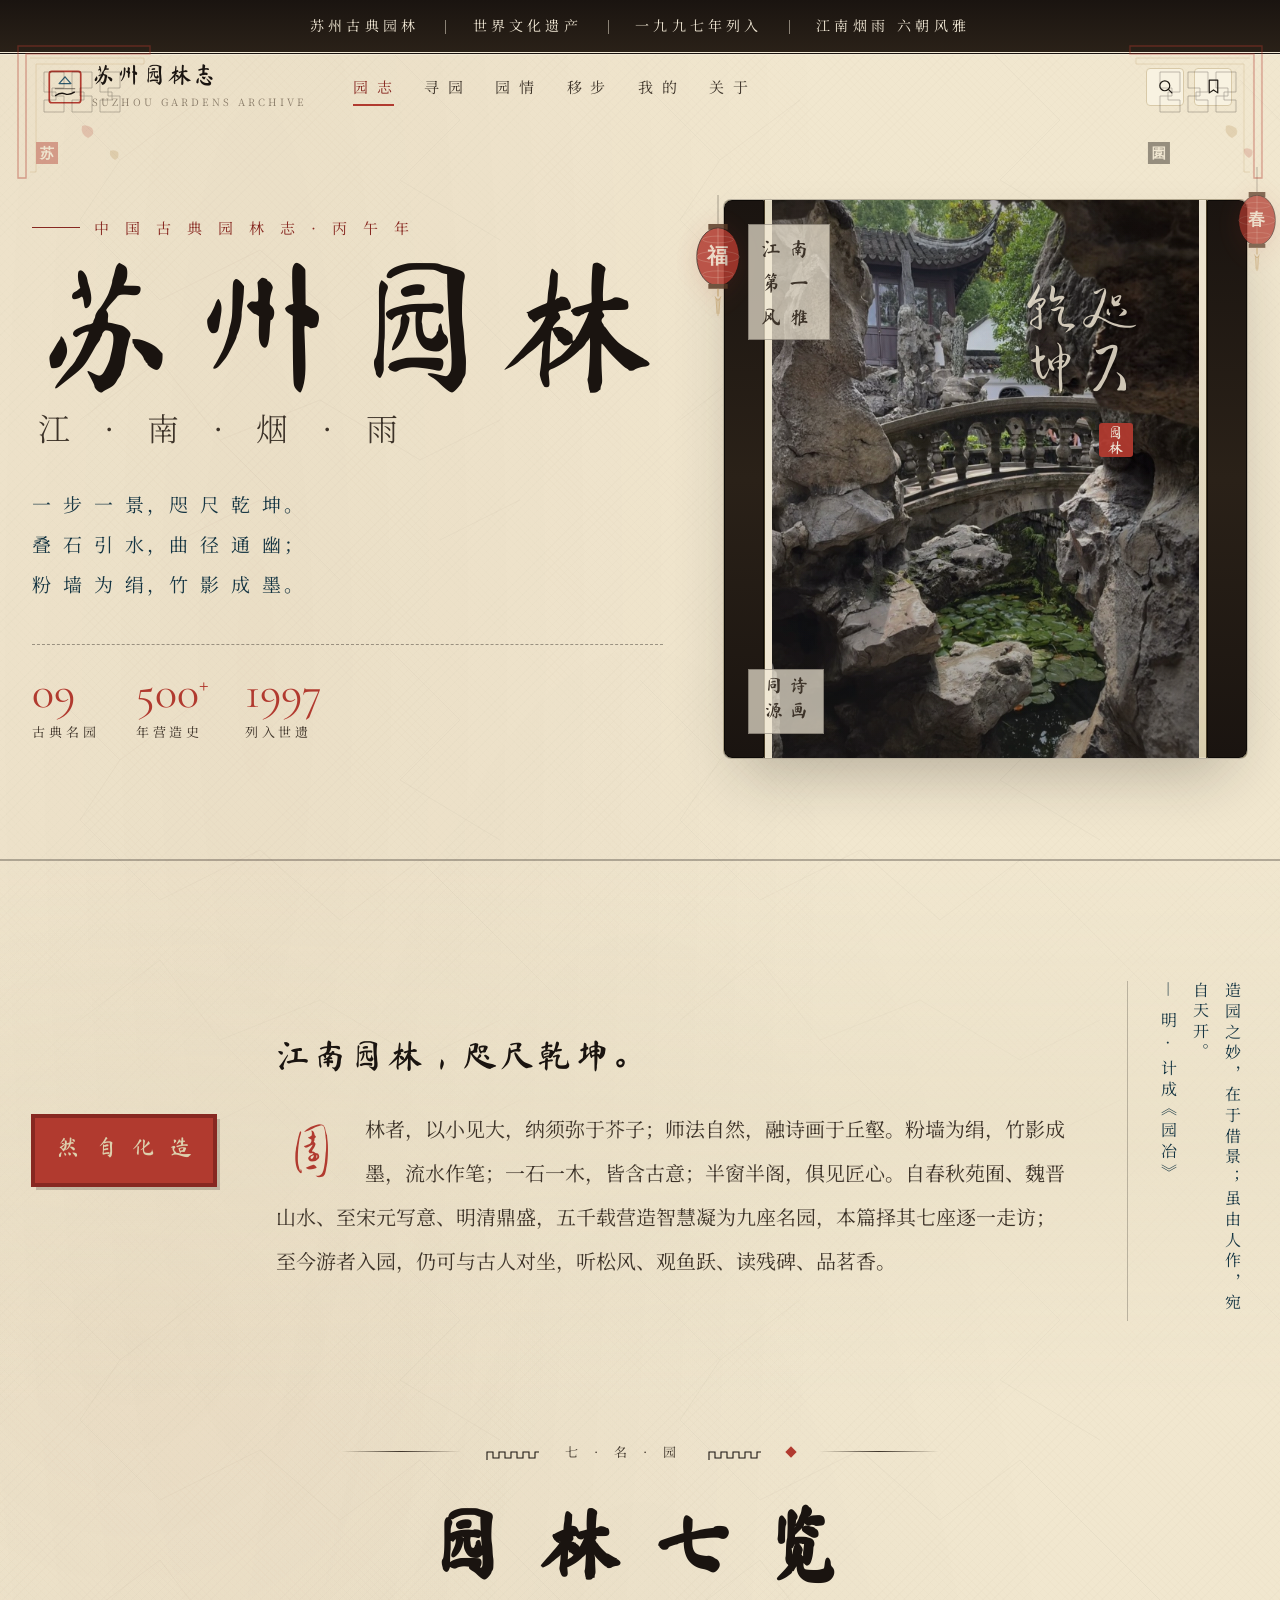
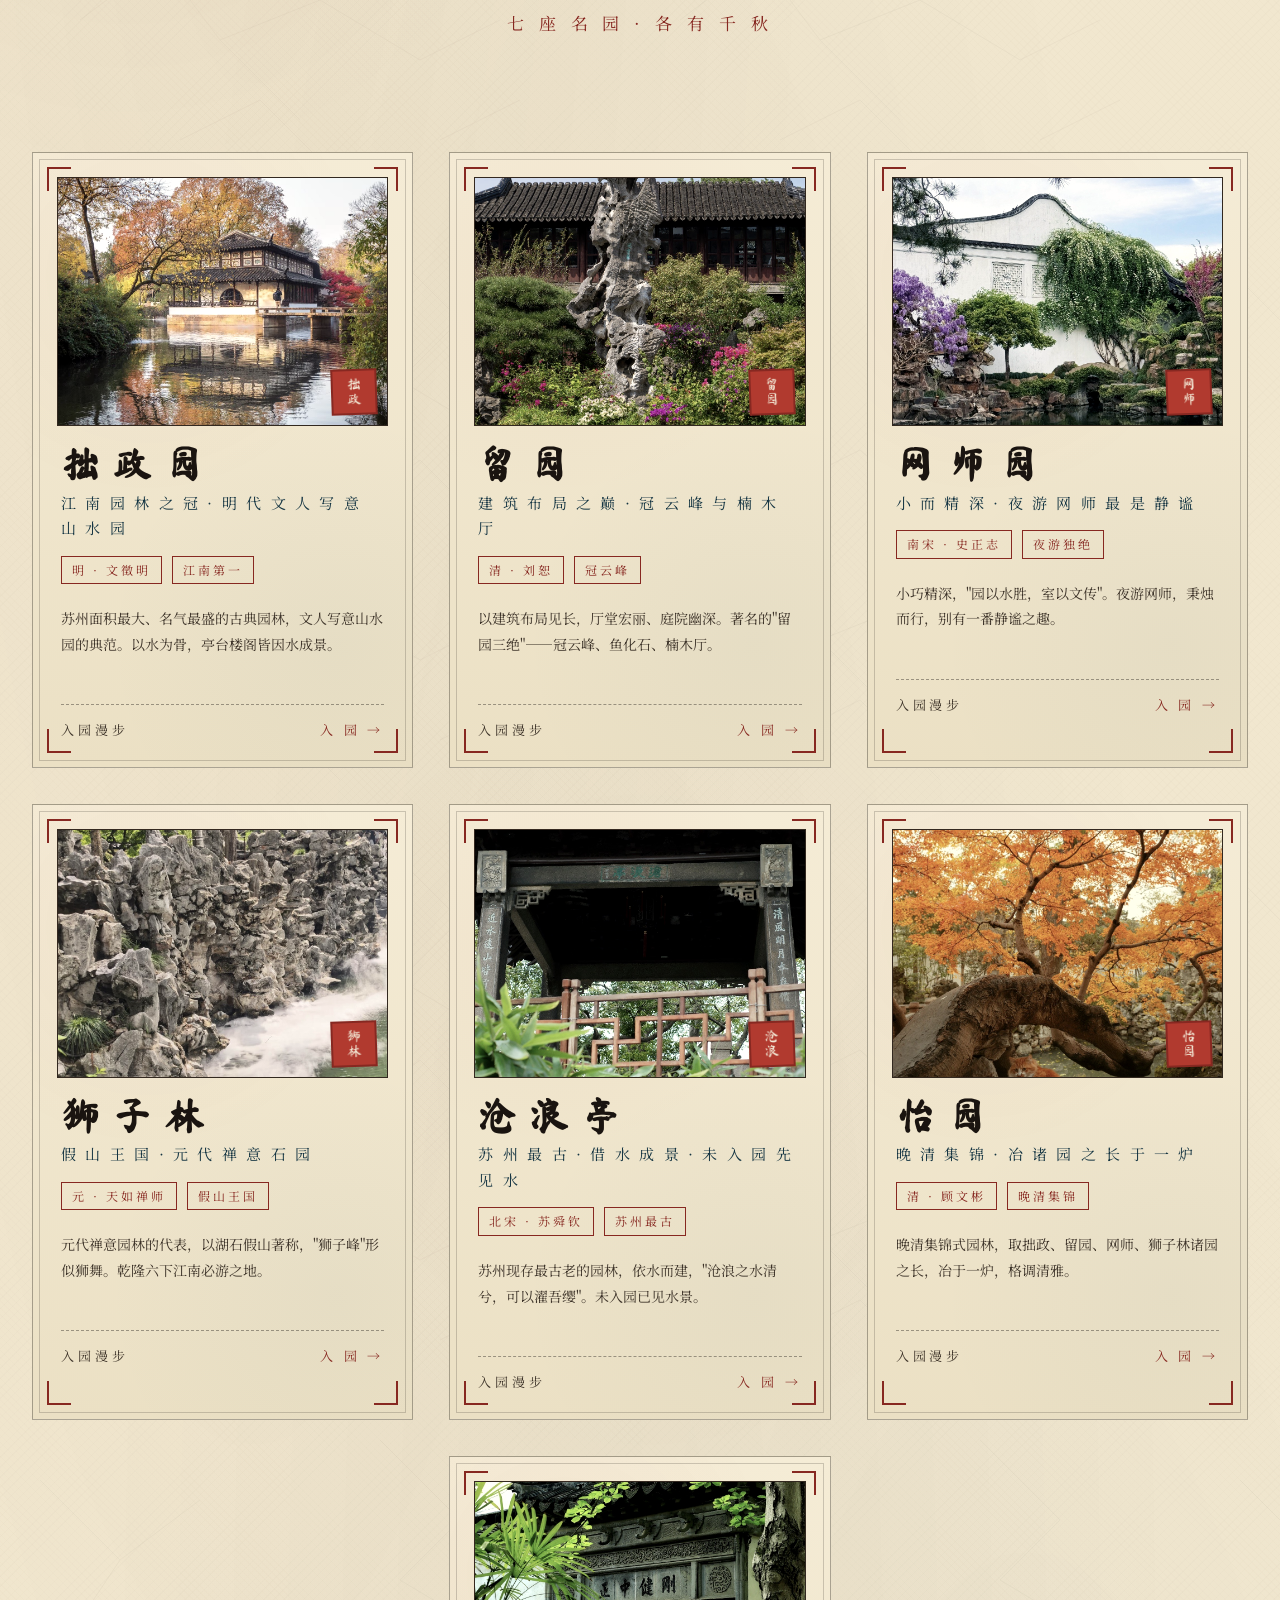
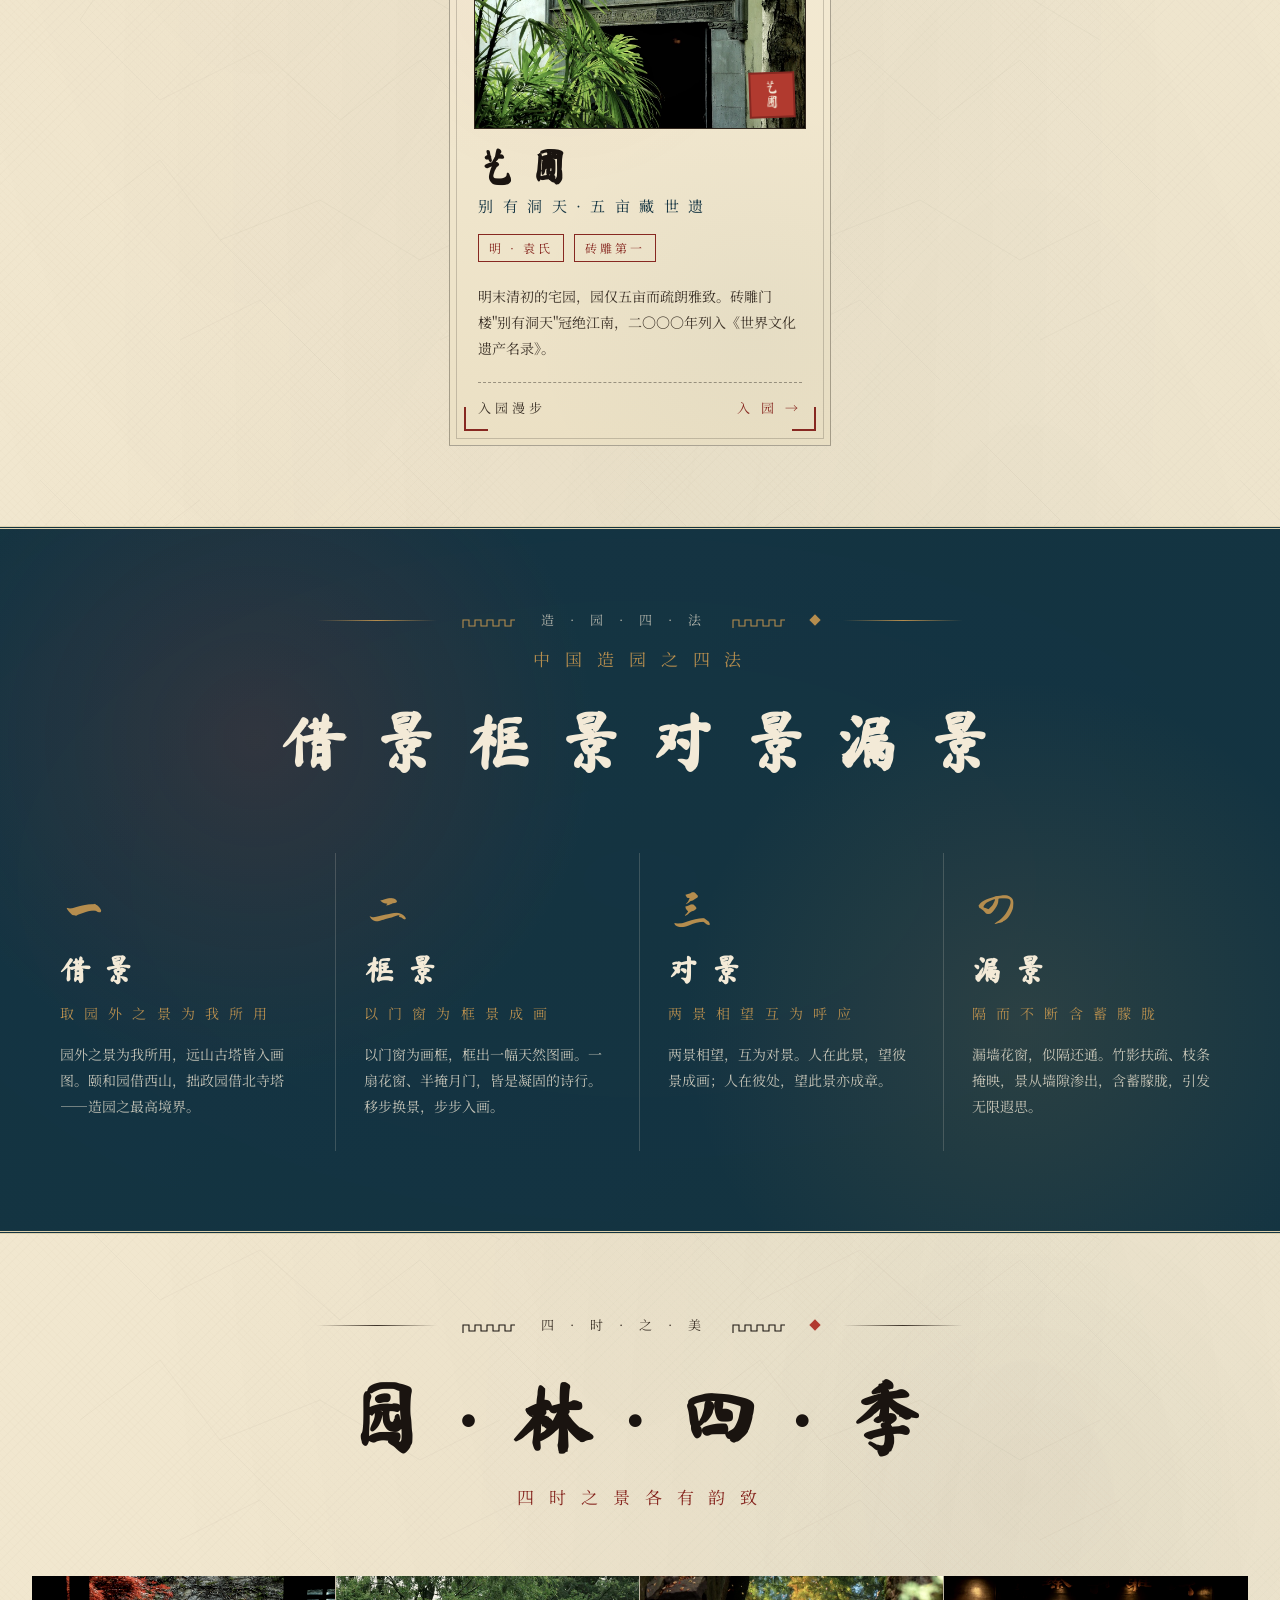
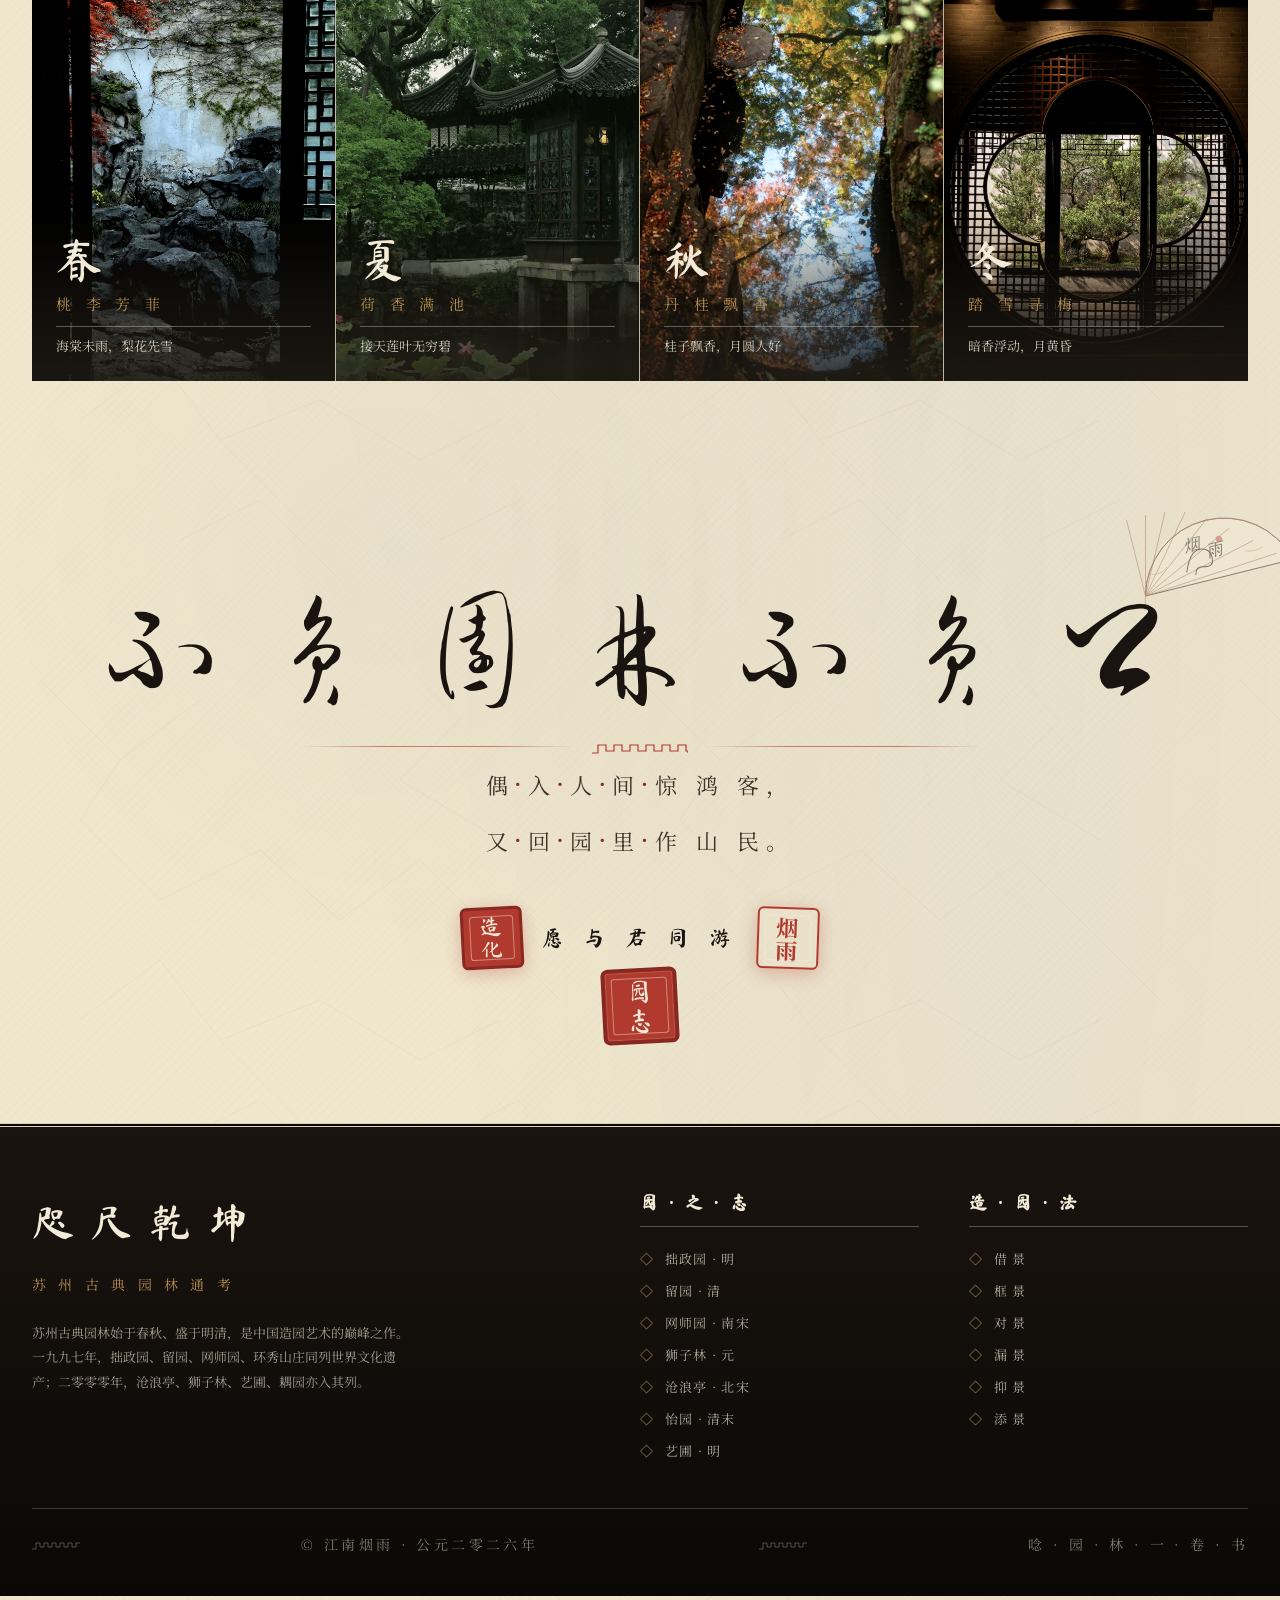
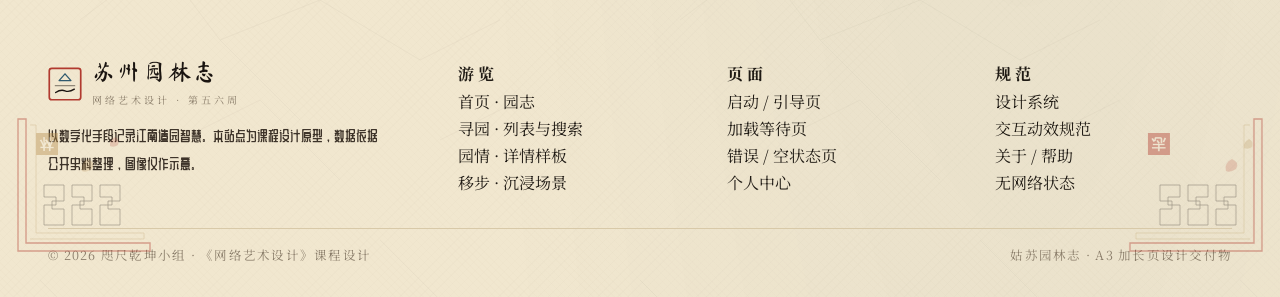
<file: index.html>
<!DOCTYPE html>
<html lang="zh-CN">
<head>
<meta charset="UTF-8">
<meta name="viewport" content="width=device-width, initial-scale=1.0">
<title>咫尺乾坤 · 苏州园林志</title>
<meta name="description" content="苏州古典园林 · 江南烟雨里的造园智慧">
<link rel="preconnect" href="https://fonts.googleapis.com">
<link rel="preconnect" href="https://fonts.gstatic.com" crossorigin>
<link href="https://fonts.googleapis.com/css2?family=Ma+Shan+Zheng&family=ZCOOL+XiaoWei&family=Noto+Serif+SC:wght@200;300;400;500;600;700;900&family=Liu+Jian+Mao+Cao&family=Cormorant+Garamond:ital,wght@0,300;0,400;0,500;1,400&family=ZCOOL+QingKe+HuangYou&display=swap" rel="stylesheet">
<link rel="stylesheet" href="app.css">
<style>
/* ============ 基础重置 ============ */
*,*::before,*::after{box-sizing:border-box;margin:0;padding:0}
html{scroll-behavior:smooth;-webkit-font-smoothing:antialiased;-moz-osx-font-smoothing:grayscale}
body{
  font-family:'Noto Serif SC','STSong','SimSun',serif;
  background:#f1e7cf;
  color:#1f1a14;
  overflow-x:hidden;
  position:relative;
  min-height:100vh;
  line-height:1.7;
  font-weight:400;
}

/* ============ 设计令牌 ============ */
:root{
  --c-paper:#f3ead7;
  --c-paper-2:#e8dec3;
  --c-paper-3:#ddd0ad;
  --c-ink:#1a1410;
  --c-ink-soft:#3d3329;
  --c-vermilion:#b13a2f;
  --c-vermilion-deep:#872821;
  --c-daiqing:#2f5a6e;
  --c-daiqing-deep:#143442;
  --c-mossy:#5a6b3a;
  --c-copper:#a66a3d;
  --c-sandalwood:#8b5a3c;
  --c-rust:#8a3a2e;
  --c-gold:#b58d4e;

  --f-li:'Ma Shan Zheng','STXingkai','KaiTi',serif;
  --f-kai:'Noto Serif SC','STKaiti','KaiTi',serif;
  --f-xw:'ZCOOL XiaoWei','STKaiti',serif;
  --f-ljmc:'Liu Jian Mao Cao','STXingkai',serif;
  --f-qkhy:'ZCOOL QingKe HuangYou','STKaiti',serif;
  --f-latin:'Cormorant Garamond','Times New Roman',serif;
}

/* ============ 宣纸纹理 ============ */
body::before{
  content:'';
  position:fixed;inset:0;
  background:
    radial-gradient(ellipse at 20% 10%, rgba(139,90,60,0.06) 0%, transparent 40%),
    radial-gradient(ellipse at 80% 80%, rgba(47,90,110,0.05) 0%, transparent 40%),
    radial-gradient(ellipse at 50% 50%, rgba(31,26,20,0.04) 0%, transparent 60%);
  pointer-events:none;
  z-index:1;
}
body::after{
  content:'';
  position:fixed;inset:0;
  background-image:
    radial-gradient(circle at 10% 20%, rgba(139,90,60,0.04) 0%, transparent 8%),
    radial-gradient(circle at 80% 70%, rgba(31,26,20,0.03) 0%, transparent 6%),
    radial-gradient(circle at 50% 40%, rgba(177,58,47,0.02) 0%, transparent 10%),
    radial-gradient(circle at 30% 80%, rgba(47,90,110,0.04) 0%, transparent 8%),
    repeating-linear-gradient(45deg, transparent 0, transparent 4px, rgba(139,90,60,0.012) 4px, rgba(139,90,60,0.012) 5px),
    repeating-linear-gradient(-45deg, transparent 0, transparent 6px, rgba(31,26,20,0.01) 6px, rgba(31,26,20,0.01) 7px);
  pointer-events:none;
  z-index:1;
  mix-blend-mode:multiply;
}

/* ============ 通用排版 ============ */
.wrap{position:relative;z-index:3;max-width:1320px;margin:0 auto;padding:0 32px}
.brush-line{
  display:block;
  width:120px;height:18px;
  background:url("data:image/svg+xml;utf8,<svg xmlns='http://www.w3.org/2000/svg' viewBox='0 0 120 18'><path d='M2 9 Q30 2 60 8 T118 7' stroke='%231a1410' stroke-width='2.2' fill='none' stroke-linecap='round' opacity='0.85'/><path d='M4 12 Q40 14 80 11 T116 12' stroke='%231a1410' stroke-width='1.2' fill='none' stroke-linecap='round' opacity='0.6'/></svg>") no-repeat center/contain;
  margin:18px auto 24px;
}
.seal{
  display:inline-flex;align-items:center;justify-content:center;
  width:74px;height:74px;
  background:var(--c-vermilion);
  color:#f3ead7;
  font-family:var(--f-li);
  font-size:26px;
  line-height:1.05;
  letter-spacing:0;
  border:3px solid var(--c-vermilion-deep);
  border-radius:6px;
  padding:6px;
  text-align:center;
  box-shadow:0 0 0 1px var(--c-vermilion-deep), inset 0 0 0 1px rgba(243,234,215,0.18);
  position:relative;
  transform:rotate(-3deg);
}
.seal::before{
  content:'';position:absolute;inset:6px;
  border:1px solid rgba(243,234,215,0.45);
  border-radius:3px;
}
.seal span{display:block;line-height:1.1}

/* ============ 顶部装饰带 ============ */
.ribbon{
  position:relative;z-index:4;
  background:linear-gradient(180deg,#1a1410,#2a2118);
  color:var(--c-paper);
  padding:14px 0;
  border-bottom:3px double var(--c-paper);
  font-family:var(--f-kai);
  font-size:14px;
  letter-spacing:0.3em;
  text-align:center;
}
.ribbon .vline{
  display:inline-block;
  width:1px;height:14px;
  background:var(--c-paper);
  margin:0 18px;
  vertical-align:middle;
  opacity:0.5;
}

/* ============ HERO 头 ============ */
.hero{
  position:relative;z-index:3;
  padding:80px 0 100px;
  overflow:hidden;
  border-bottom:2px solid rgba(31,26,20,0.3);
}
.hero-grid{
  display:grid;
  grid-template-columns:1.2fr 1fr;
  gap:60px;
  align-items:center;
}
.hero-left{position:relative}
.hero-eyebrow{
  font-family:var(--f-kai);
  font-size:15px;
  letter-spacing:0.4em;
  color:var(--c-vermilion-deep);
  margin-bottom:18px;
  display:flex;align-items:center;gap:14px;
}
.hero-eyebrow::before{
  content:'';display:inline-block;
  width:48px;height:1px;
  background:var(--c-vermilion-deep);
}
.hero-title{
  font-family:var(--f-li);
  font-size:148px;
  line-height:0.9;
  color:var(--c-ink);
  font-weight:400;
  letter-spacing:0.06em;
  margin-bottom:8px;
  position:relative;
}
.hero-title .char{
  display:inline-block;
  position:relative;
  animation:charIn 1.2s cubic-bezier(0.2,0.7,0.2,1) backwards;
}
.hero-title .char:nth-child(1){animation-delay:.1s}
.hero-title .char:nth-child(2){animation-delay:.25s}
.hero-title .char:nth-child(3){animation-delay:.4s}
.hero-title .char:nth-child(4){animation-delay:.55s}
@keyframes charIn{
  from{opacity:0;transform:translateY(40px) rotate(-2deg);filter:blur(6px)}
  to{opacity:1;transform:translateY(0) rotate(0);filter:blur(0)}
}
.hero-sub-cn{
  font-family:var(--f-kai);
  font-size:32px;
  color:var(--c-ink-soft);
  font-weight:300;
  letter-spacing:0.4em;
  margin-bottom:30px;
  padding-left:6px;
}
.hero-sub-en{
  font-family:var(--f-kai);
  font-size:19px;
  color:var(--c-daiqing-deep);
  letter-spacing:0.18em;
  margin-bottom:40px;
  max-width:480px;
  line-height:2.1;
}
.hero-meta{
  display:flex;gap:36px;
  margin-top:36px;
  padding-top:24px;
  border-top:1px dashed rgba(31,26,20,0.4);
}
.hero-meta .meta-item .num{
  font-family:var(--f-latin);
  font-size:46px;
  font-weight:400;
  color:var(--c-vermilion);
  line-height:1;
  display:block;
}
.hero-meta .meta-item .lbl{
  font-family:var(--f-kai);
  font-size:13px;
  letter-spacing:0.3em;
  color:var(--c-ink-soft);
  margin-top:6px;
  display:block;
}

/* 右侧视觉：墨晕 + 卷轴 */
.hero-right{
  position:relative;
  height:560px;
}
.scroll-frame{
  position:absolute;
  inset:0;
  background:
    radial-gradient(circle at 50% 50%, rgba(47,90,110,0.18) 0%, rgba(47,90,110,0.06) 40%, transparent 70%),
    linear-gradient(135deg, #e8dec3, #f3ead7 40%, #ddd0ad);
  border-radius:8px;
  border:1px solid rgba(31,26,20,0.25);
  box-shadow:
    0 30px 60px -20px rgba(31,26,20,0.3),
    inset 0 0 0 1px rgba(243,234,215,0.4),
    inset 0 0 80px rgba(47,90,110,0.08);
  overflow:hidden;
}
.scroll-frame::before,.scroll-frame::after{
  content:'';position:absolute;
  width:40px;height:100%;
  top:0;
  background:linear-gradient(180deg,#1a1410 0%,#2a2118 50%,#1a1410 100%);
  border:1px solid #0d0a07;
  box-shadow:0 0 0 1px #4a3f29;
}
.scroll-frame::before{left:0;border-radius:8px 0 0 8px}
.scroll-frame::after{right:0;border-radius:0 8px 8px 0}

.scroll-art{
  position:absolute;
  left:48px;right:48px;top:0;bottom:0;
  display:flex;align-items:center;justify-content:center;
  padding:30px;
  overflow:hidden;
}
/* 实景照片铺满画心（z2），题字与印章压印其上（z4 / z5） */
.scroll-photo{
  position:absolute;inset:0;
  width:100%;height:100%;
  object-fit:cover;object-position:center 42%;
  z-index:2;opacity:0;
  transition:opacity .9s ease;
  pointer-events:none;
}

.ink-mountain{
  position:absolute;
  width:100%;height:100%;
  background-image:
    radial-gradient(ellipse 60% 40% at 30% 70%, rgba(31,26,20,0.6) 0%, rgba(31,26,20,0.3) 30%, transparent 60%),
    radial-gradient(ellipse 40% 25% at 70% 75%, rgba(31,26,20,0.5) 0%, rgba(31,26,20,0.2) 35%, transparent 60%),
    radial-gradient(ellipse 50% 30% at 50% 85%, rgba(31,26,20,0.4) 0%, transparent 50%);
}
.ink-mountain::before{
  content:'';position:absolute;
  left:15%;bottom:15%;
  width:30%;height:50%;
  background:
    linear-gradient(180deg, rgba(31,26,20,0) 0%, rgba(31,26,20,0.45) 70%, rgba(31,26,20,0.7) 100%);
  clip-path: polygon(50% 0%, 0% 100%, 100% 100%);
  filter:blur(0.4px);
}
.ink-mountain::after{
  content:'';position:absolute;
  right:18%;bottom:12%;
  width:24%;height:60%;
  background:
    linear-gradient(180deg, rgba(31,26,20,0) 0%, rgba(31,26,20,0.4) 60%, rgba(31,26,20,0.6) 100%);
  clip-path: polygon(40% 0%, 100% 100%, 0% 100%);
  filter:blur(0.4px);
}

.pavilion{
  position:absolute;
  left:50%;bottom:18%;
  transform:translateX(-50%);
  width:46%;height:42%;
}
.pavilion svg{width:100%;height:100%}

.calligraphy{
  position:absolute;
  right:14%;top:14%;
  z-index:4;
  font-family:var(--f-ljmc);
  font-size:54px;
  color:var(--c-vermilion-deep);
  writing-mode:vertical-rl;
  letter-spacing:0.12em;
  line-height:1.1;
  opacity:0.88;
  text-shadow:1px 1px 0 rgba(243,234,215,0.4);
}
/* 卷轴内换成实景照片时，隐去 SVG 装饰，题字改为压印白 */
.scroll-art.has-photo .ink-mountain,
.scroll-art.has-photo .pavilion{display:none}
.scroll-art.has-photo .calligraphy{
  color:rgba(243,234,215,0.94);
  text-shadow:0 2px 16px rgba(0,0,0,0.7), 0 0 4px rgba(0,0,0,0.55);
}
/* 钤印：题字下方一点朱红 */
.scroll-seal{
  position:absolute;
  z-index:5;
  right:15.5%;top:40%;
  width:34px;height:34px;
  display:flex;align-items:center;justify-content:center;
  font-family:var(--f-li);
  font-size:15px;line-height:1.05;
  color:#f7efe0;
  background:var(--c-vermilion);
  border-radius:3px;
  writing-mode:vertical-rl;
  letter-spacing:0.02em;
  opacity:0;
  transform:scale(.9);
  transition:opacity .6s ease .45s, transform .6s ease .45s;
  box-shadow:0 3px 10px rgba(0,0,0,0.4);
}
.scroll-art.has-photo .scroll-seal{opacity:.94;transform:scale(1)}
.scroll-art.has-photo::after{
  content:'';position:absolute;inset:0;
  z-index:3;
  background:
    radial-gradient(ellipse 80% 60% at 50% 45%, rgba(31,26,20,0) 0%, rgba(31,26,20,0.18) 100%),
    linear-gradient(180deg, rgba(31,26,20,0.22) 0%, rgba(31,26,20,0.05) 34%, rgba(31,26,20,0.3) 100%);
  pointer-events:none;
}

.goose{
  position:absolute;
  z-index:3;
  font-family:var(--f-li);
  font-size:20px;
  color:var(--c-ink-soft);
  padding:6px 12px;
  background:rgba(243,234,215,0.7);
  border:1px solid rgba(31,26,20,0.3);
  letter-spacing:0.4em;
}
.goose.tl{top:24px;left:24px}
.goose.tr{top:24px;right:24px;writing-mode:vertical-rl;line-height:1.4;font-size:18px}
.goose.bl{bottom:24px;left:24px;writing-mode:vertical-rl;line-height:1.4;font-size:18px}
.goose.br{bottom:24px;right:24px}

/* ============ 序章 ============ */
.intro{
  position:relative;z-index:3;
  padding:120px 0 80px;
  background:
    linear-gradient(180deg, transparent 0%, rgba(231,221,196,0.5) 50%, transparent 100%);
}
.intro-grid{
  display:grid;
  grid-template-columns:auto 1fr auto;
  gap:60px;
  align-items:center;
}
.intro-seal{writing-mode:vertical-rl;letter-spacing:0.3em;font-family:var(--f-li);font-size:22px;color:var(--c-paper-3);background:var(--c-vermilion);padding:18px 14px;border:3px solid var(--c-vermilion-deep);box-shadow:0 0 0 1px var(--c-vermilion-deep), 4px 4px 0 rgba(31,26,20,0.2)}
.intro-seal span{display:block}
.intro-text{
  font-family:var(--f-kai);
  font-size:20px;
  line-height:2.2;
  color:var(--c-ink-soft);
  font-weight:400;
}
.intro-text .lead{
  font-family:var(--f-li);
  font-size:34px;
  color:var(--c-ink);
  display:block;
  margin-bottom:14px;
  letter-spacing:0.1em;
}
.intro-text .pull{
  font-family:var(--f-ljmc);
  font-size:54px;
  color:var(--c-vermilion);
  line-height:1;
  float:left;
  margin:8px 18px -8px 0;
  padding:6px 8px;
}
.intro-aside{
  writing-mode:vertical-rl;
  font-family:var(--f-kai);
  font-size:16px;
  letter-spacing:0.3em;
  line-height:2;
  color:var(--c-daiqing-deep);
  border-left:1px solid rgba(31,26,20,0.25);
  padding-left:24px;
  text-align:left;
  height:340px;
}

/* ============ 分隔章 ============ */
.divider{
  position:relative;z-index:3;
  padding:40px 0;
  text-align:center;
}
.divider .ornament{
  display:flex;align-items:center;justify-content:center;gap:24px;
  font-family:var(--f-kai);
  letter-spacing:0.5em;
  color:var(--c-ink-soft);
  font-size:13px;
}
.divider .ornament .bar{
  display:inline-block;
  width:120px;height:1px;
  background:linear-gradient(90deg, transparent, var(--c-ink-soft), transparent);
}
.divider .ornament .diamond{
  width:8px;height:8px;
  background:var(--c-vermilion);
  transform:rotate(45deg);
}
.divider h2{
  font-family:var(--f-li);
  font-size:78px;
  color:var(--c-ink);
  margin:14px 0 6px;
  letter-spacing:0.12em;
}
.divider h2 .en{
  display:block;
  font-family:var(--f-kai);
  font-size:17px;
  letter-spacing:0.32em;
  color:var(--c-vermilion-deep);
  font-weight:400;
  margin-bottom:14px;
}

/* ============ 园林卡片 ============ */
.gardens{
  position:relative;z-index:3;
  padding:60px 0 80px;
}
.garden-grid{
  display:grid;
  grid-template-columns:repeat(3, 1fr);
  gap:36px;
}
/* 七园时，末张居中，避免孤卡片偏左 */
@media (min-width:1025px){
  .garden-grid > .card:last-child:nth-child(3n+1){grid-column:2}
}
@media (min-width:641px) and (max-width:1024px){
  .garden-grid > .card:last-child:nth-child(2n+1){grid-column:1 / -1;max-width:calc(50% - 18px);justify-self:center}
}
.card{
  position:relative;
  background:
    linear-gradient(180deg, #f5ecd6 0%, #ebe0c4 100%);
  border:1px solid rgba(31,26,20,0.35);
  padding:24px 24px 26px;
  cursor:pointer;
  text-decoration:none;
  color:inherit;
  transition:transform .5s cubic-bezier(0.2,0.7,0.2,1), box-shadow .5s;
  overflow:hidden;
  isolation:isolate;
}
.card::before{
  content:'';position:absolute;inset:6px;
  border:1px solid rgba(31,26,20,0.2);
  pointer-events:none;
  z-index:2;
}
.card::after{
  content:'';position:absolute;inset:0;
  background:
    radial-gradient(circle at 30% 20%, rgba(177,58,47,0.04) 0%, transparent 40%),
    radial-gradient(circle at 80% 80%, rgba(47,90,110,0.04) 0%, transparent 40%);
  pointer-events:none;
  z-index:1;
}
.card:hover{
  transform:translateY(-6px);
  box-shadow:
    0 24px 50px -16px rgba(31,26,20,0.35),
    0 0 0 1px rgba(31,26,20,0.4);
}

/* 卡片角落装饰 */
.card-corner{
  position:absolute;
  width:24px;height:24px;
  border:2px solid var(--c-vermilion-deep);
  z-index:3;
}
.card-corner.tl{top:14px;left:14px;border-right:none;border-bottom:none}
.card-corner.tr{top:14px;right:14px;border-left:none;border-bottom:none}
.card-corner.bl{bottom:14px;left:14px;border-right:none;border-top:none}
.card-corner.br{bottom:14px;right:14px;border-left:none;border-top:none}

.card-img{
  position:relative;
  width:100%;aspect-ratio:4/3;
  overflow:hidden;
  margin-bottom:18px;
  border:1px solid rgba(31,26,20,0.3);
  background:#3a2f24;
}
.illu{
  position:absolute;inset:0;
  width:100%;height:100%;
  display:block;
  overflow:hidden;
}
.illu svg{width:100%;height:100%;display:block;position:relative;z-index:1}
.illu > img{position:absolute!important;inset:0;width:100%!important;height:100%!important;object-fit:cover;z-index:2;transition:transform 1.2s ease, filter .8s}
.card-img .illu svg{transition:transform 1.2s ease, filter .8s}
.card-img img{
  width:100%;height:100%;
  object-fit:cover;
  filter:saturate(0.85) contrast(1.05) sepia(0.08);
  transition:transform 1.2s ease, filter .8s;
}
.card:hover .card-img img{
  transform:scale(1.06);
  filter:saturate(1) contrast(1.08) sepia(0);
}
.card-img::after{
  content:'';position:absolute;inset:0;
  background:linear-gradient(180deg, transparent 50%, rgba(31,26,20,0.35) 100%);
  pointer-events:none;
}
.card-img .stamp{
  position:absolute;bottom:10px;right:10px;
  width:46px;height:46px;
  background:var(--c-vermilion);
  color:#f3ead7;
  display:flex;align-items:center;justify-content:center;
  font-family:var(--f-li);
  font-size:14px;
  text-align:center;
  line-height:1.05;
  border:2px solid var(--c-vermilion-deep);
  z-index:2;
  transform:rotate(-2deg);
}

.card-no{
  position:absolute;
  top:36px;left:36px;
  font-family:var(--f-kai);
  font-size:15px;
  letter-spacing:0.28em;
  color:var(--c-vermilion-deep);
  background:rgba(243,234,215,0.92);
  padding:4px 12px;
  border:1px solid rgba(31,26,20,0.3);
  z-index:2;
}

.card-body{padding:0 4px;position:relative;z-index:2}
.card-name-cn{
  font-family:var(--f-li);
  font-size:38px;
  color:var(--c-ink);
  line-height:1.1;
  letter-spacing:0.08em;
  margin-bottom:4px;
}
.card-name-py{
  font-family:var(--f-kai);
  font-size:15px;
  color:var(--c-daiqing-deep);
  letter-spacing:0.18em;
  margin-bottom:14px;
}
.card-tag{
  display:inline-block;
  font-family:var(--f-kai);
  font-size:12px;
  letter-spacing:0.25em;
  color:var(--c-vermilion-deep);
  border:1px solid var(--c-vermilion-deep);
  padding:3px 10px;
  margin-right:6px;
  margin-bottom:8px;
}
.card-desc{
  font-family:var(--f-kai);
  font-size:14px;
  line-height:1.85;
  color:var(--c-ink-soft);
  margin:14px 0 18px;
  min-height:80px;
}
.card-cta{
  display:flex;align-items:center;justify-content:space-between;
  padding-top:14px;
  border-top:1px dashed rgba(31,26,20,0.4);
  font-family:var(--f-kai);
  font-size:13px;
  letter-spacing:0.3em;
  color:var(--c-ink-soft);
}
.card-cta .arrow{
  display:inline-flex;align-items:center;gap:8px;
  color:var(--c-vermilion-deep);
  transition:gap .3s;
}
.card:hover .card-cta .arrow{gap:14px}

/* ============ 园林哲学 ============ */
.philosophy{
  position:relative;z-index:3;
  padding:80px 0;
  background:
    radial-gradient(ellipse at center, rgba(20,52,66,0.95) 0%, rgba(20,52,66,0.98) 100%),
    linear-gradient(135deg, var(--c-daiqing-deep), #0a1e26);
  color:var(--c-paper);
  border-top:3px double var(--c-paper-3);
  border-bottom:3px double var(--c-paper-3);
  overflow:hidden;
}
.philosophy::before{
  content:'';position:absolute;inset:0;
  background:
    radial-gradient(circle at 20% 30%, rgba(177,58,47,0.18) 0%, transparent 30%),
    radial-gradient(circle at 80% 70%, rgba(181,141,78,0.15) 0%, transparent 30%);
  pointer-events:none;
}
.philosophy-grid{
  display:grid;
  grid-template-columns:repeat(4, 1fr);
  gap:0;
  position:relative;
  z-index:2;
}
.phi-item{
  padding:32px 28px;
  border-right:1px solid rgba(243,234,215,0.18);
  position:relative;
}
.phi-item:last-child{border-right:none}
.phi-item .num{
  font-family:var(--f-ljmc);
  font-size:46px;
  font-weight:400;
  color:var(--c-gold);
  line-height:1;
  display:block;
  letter-spacing:0.1em;
  margin-bottom:14px;
}
.phi-item .cn{
  font-family:var(--f-li);
  font-size:30px;
  color:var(--c-paper);
  letter-spacing:0.12em;
  margin-bottom:6px;
}
.phi-item .en{
  font-family:var(--f-kai);
  font-size:14px;
  letter-spacing:0.22em;
  color:var(--c-gold);
  margin-bottom:16px;
  display:block;
}
.phi-item .desc{
  font-family:var(--f-kai);
  font-size:14px;
  line-height:1.85;
  color:rgba(243,234,215,0.78);
}

/* ============ 园林四季 ============ */
.seasons{
  position:relative;z-index:3;
  padding:80px 0;
}
.season-grid{
  display:grid;
  grid-template-columns:repeat(4, 1fr);
  gap:0;
}
.season-card{
  position:relative;
  aspect-ratio:3/4;
  overflow:hidden;
  border-right:1px solid rgba(31,26,20,0.2);
  cursor:pointer;
  isolation:isolate;
}
.season-card:last-child{border-right:none}
.season-card img,.season-card .illu{
  width:100%;height:100%;
  object-fit:cover;
  filter:saturate(0.92) contrast(1.04);
  transition:transform 1.4s, filter 1s;
}
.season-card:hover img,.season-card:hover .illu{transform:scale(1.08);filter:saturate(1) contrast(1.05)}
.season-card::after{
  content:'';position:absolute;inset:0;
  background:linear-gradient(180deg,
    rgba(31,26,20,0) 0%,
    rgba(31,26,20,0) 58%,
    rgba(31,26,20,0.42) 76%,
    rgba(31,26,20,0.86) 100%);
  z-index:1;
}
.season-card .season-label{
  position:absolute;
  left:24px;right:24px;bottom:24px;
  z-index:2;
  color:var(--c-paper);
}
.season-card .season-cn{
  font-family:var(--f-li);
  font-size:46px;
  letter-spacing:0.12em;
  line-height:1;
  display:block;
}
.season-card .season-en{
  font-family:var(--f-kai);
  font-size:15px;
  letter-spacing:0.35em;
  color:var(--c-gold);
  margin-top:8px;
  display:block;
}
.season-card .season-verse{
  font-family:var(--f-kai);
  font-size:13px;
  margin-top:10px;
  opacity:0.85;
  border-top:1px solid rgba(243,234,215,0.4);
  padding-top:8px;
}

/* ============ 底部题词 ============ */
.epilogue{
  position:relative;z-index:3;
  padding:120px 0 80px;
  text-align:center;
}
.ep-graph{
  font-family:var(--f-ljmc);
  font-size:120px;
  color:var(--c-ink);
  line-height:1.05;
  letter-spacing:0.08em;
  margin-bottom:30px;
  display:flex;justify-content:center;gap:14px;flex-wrap:wrap;
}
.ep-graph span{
  display:inline-block;
  padding:0 6px;
  position:relative;
}
.ep-graph span::after{
  content:'';position:absolute;
  left:8%;right:8%;bottom:-6px;height:2px;
  background:var(--c-vermilion);
  transform:scaleX(0);
  transform-origin:left;
  transition:transform .8s .3s;
}
.epilogue.in-view .ep-graph span::after{transform:scaleX(1)}

.ep-poem{
  font-family:var(--f-kai);
  font-size:22px;
  letter-spacing:0.3em;
  color:var(--c-ink-soft);
  line-height:2;
  margin-bottom:40px;
}
.ep-poem .accent{color:var(--c-vermilion-deep);font-family:var(--f-li);font-size:28px}

.ep-by{
  font-family:var(--f-kai);
  font-size:16px;
  letter-spacing:0.36em;
  color:var(--c-daiqing-deep);
  margin-bottom:60px;
}

/* ============ 页脚 ============ */
.foot{
  position:relative;z-index:3;
  background:linear-gradient(180deg,#1a1410 0%, #0a0805 100%);
  color:var(--c-paper-2);
  padding:60px 0 40px;
  border-top:4px double var(--c-paper-3);
}
.foot-grid{
  display:grid;
  grid-template-columns:2fr 1fr 1fr;
  gap:50px;
  margin-bottom:40px;
}
.foot-brand .brand-cn{
  font-family:var(--f-li);
  font-size:42px;
  letter-spacing:0.1em;
  margin-bottom:14px;
  color:var(--c-paper);
}
.foot-brand .brand-en{
  font-family:var(--f-kai);
  font-size:14px;
  letter-spacing:0.3em;
  color:var(--c-gold);
  margin-bottom:24px;
}
.foot-brand p{
  font-family:var(--f-kai);
  font-size:13px;
  line-height:1.9;
  color:rgba(243,234,215,0.65);
  max-width:380px;
}
.foot h4{
  font-family:var(--f-li);
  font-size:18px;
  color:var(--c-paper);
  letter-spacing:0.2em;
  margin-bottom:16px;
  padding-bottom:8px;
  border-bottom:1px solid rgba(243,234,215,0.3);
}
.foot ul{list-style:none}
.foot li{
  font-family:var(--f-kai);
  font-size:13px;
  color:rgba(243,234,215,0.7);
  padding:5px 0;
  letter-spacing:0.1em;
}
.foot li::before{content:'◇ ';color:var(--c-gold);margin-right:6px}
.foot-bar{
  border-top:1px solid rgba(243,234,215,0.2);
  padding-top:24px;
  display:flex;justify-content:space-between;align-items:center;
  font-family:var(--f-kai);
  font-size:14px;
  letter-spacing:0.24em;
  color:rgba(243,234,215,0.5);
}

/* ============ 鼠标水墨涟漪 ============ */
#ripple-canvas{
  position:fixed;inset:0;
  width:100%;height:100%;
  z-index:2;
  pointer-events:none;
  mix-blend-mode:multiply;
}

/* ============ 模态 ============ */
.modal{
  position:fixed;inset:0;
  z-index:1000;
  display:none;
  align-items:center;justify-content:center;
  padding:40px;
  background:rgba(20,16,12,0.7);
  backdrop-filter:blur(6px);
}
.modal.open{display:flex;animation:fadeIn .5s}
@keyframes fadeIn{from{opacity:0}to{opacity:1}}
.modal-frame{
  width:min(1100px, 96vw);
  max-height:92vh;
  background:
    linear-gradient(180deg, #f3ead7 0%, #ebe0c4 100%);
  position:relative;
  display:flex;
  overflow:hidden;
  border:1px solid rgba(31,26,20,0.4);
  box-shadow:
    0 60px 100px -20px rgba(0,0,0,0.6),
    inset 0 0 0 6px rgba(243,234,215,1),
    inset 0 0 0 7px rgba(31,26,20,0.3);
  transform:scale(0.92);
  opacity:0;
  transition:transform .6s cubic-bezier(0.2,0.7,0.2,1), opacity .5s;
}
.modal.open .modal-frame{transform:scale(1);opacity:1}

.modal-frame::before,.modal-frame::after{
  content:'';position:absolute;
  width:24px;height:100%;top:0;
  background:linear-gradient(180deg,#1a1410 0%,#2a2118 50%,#1a1410 100%);
  z-index:3;
}
.modal-frame::before{left:0;border-right:2px solid #4a3f29}
.modal-frame::after{right:0;border-left:2px solid #4a3f29}

.modal-img{
  width:55%;
  background:#3a2f24;
  position:relative;
  overflow:hidden;
}
.modal-img img{width:100%;height:100%;object-fit:cover;filter:contrast(1.05) saturate(0.95)}
.modal-img::before{
  content:'';position:absolute;inset:8px;
  border:1px solid rgba(243,234,215,0.4);
  z-index:2;
  pointer-events:none;
}
.modal-img .img-seal{
  position:absolute;top:24px;left:24px;
  z-index:2;
  background:var(--c-vermilion);
  color:#f3ead7;
  padding:8px 14px;
  font-family:var(--f-li);
  font-size:16px;
  letter-spacing:0.2em;
  border:2px solid var(--c-vermilion-deep);
}
.modal-img .img-no{
  position:absolute;bottom:24px;right:24px;
  z-index:2;
  font-family:var(--f-latin);
  font-size:64px;
  font-weight:300;
  color:var(--c-paper);
  opacity:0.5;
  line-height:1;
}

.modal-body{
  width:45%;
  padding:50px 44px;
  overflow-y:auto;
  position:relative;
}
.modal-body::-webkit-scrollbar{width:6px}
.modal-body::-webkit-scrollbar-thumb{background:var(--c-vermilion-deep);border-radius:3px}

.modal-close{
  position:absolute;top:24px;right:24px;
  width:48px;height:48px;
  background:var(--c-vermilion);
  color:var(--c-paper);
  border:2px solid var(--c-vermilion-deep);
  font-family:var(--f-li);
  font-size:24px;
  cursor:pointer;
  z-index:5;
  display:flex;align-items:center;justify-content:center;
  transition:transform .3s;
}
.modal-close:hover{transform:rotate(90deg)}

.modal-eyebrow{
  font-family:var(--f-latin);
  font-size:12px;
  letter-spacing:0.4em;
  color:var(--c-vermilion-deep);
  text-transform:uppercase;
  margin-bottom:14px;
  display:flex;align-items:center;gap:12px;
}
.modal-eyebrow::after{
  content:'';flex:1;height:1px;background:var(--c-vermilion-deep);
  opacity:0.5;
}
.modal-title{
  font-family:var(--f-li);
  font-size:64px;
  color:var(--c-ink);
  line-height:1.05;
  margin-bottom:8px;
  letter-spacing:0.1em;
}
.modal-py{
  font-family:var(--f-latin);
  font-size:18px;
  font-style:italic;
  color:var(--c-daiqing-deep);
  letter-spacing:0.1em;
  margin-bottom:24px;
}
.modal-meta{
  display:flex;gap:24px;
  padding:14px 0;
  border-top:1px solid rgba(31,26,20,0.2);
  border-bottom:1px solid rgba(31,26,20,0.2);
  margin-bottom:24px;
}
.modal-meta .item .k{
  font-family:var(--f-kai);
  font-size:11px;
  letter-spacing:0.3em;
  color:var(--c-ink-soft);
  display:block;
  margin-bottom:4px;
}
.modal-meta .item .v{
  font-family:var(--f-li);
  font-size:18px;
  color:var(--c-vermilion-deep);
  letter-spacing:0.1em;
}
.modal-section h5{
  font-family:var(--f-li);
  font-size:18px;
  color:var(--c-ink);
  letter-spacing:0.2em;
  margin-bottom:10px;
  padding-left:14px;
  border-left:3px solid var(--c-vermilion);
}
.modal-section p{
  font-family:var(--f-kai);
  font-size:14.5px;
  line-height:2;
  color:var(--c-ink-soft);
  margin-bottom:20px;
  text-indent:2em;
}
.modal-section .poem{
  font-family:var(--f-ljmc);
  font-size:22px;
  color:var(--c-vermilion-deep);
  text-align:center;
  letter-spacing:0.3em;
  padding:24px 0;
  margin:20px 0;
  border-top:1px dashed rgba(31,26,20,0.4);
  border-bottom:1px dashed rgba(31,26,20,0.4);
  line-height:2;
}
.modal-features{
  display:grid;grid-template-columns:1fr 1fr;gap:10px;
  margin:20px 0;
}
.modal-feature{
  background:rgba(243,234,215,0.6);
  border:1px solid rgba(31,26,20,0.2);
  padding:10px 14px;
  font-family:var(--f-kai);
  font-size:13px;
  letter-spacing:0.15em;
  color:var(--c-ink);
}
.modal-feature::before{
  content:'◆';color:var(--c-vermilion);margin-right:8px;
}

/* ============ 响应式 ============ */
@media (max-width:1024px){
  .hero{grid-template-columns:1fr;padding:60px 0 80px}
  .hero-grid{grid-template-columns:1fr;gap:40px}
  .hero-title{font-size:96px}
  .hero-right{height:420px}
  .hero-lantern.l{left:-12px}
  .hero-lantern.r{right:-12px}
  .garden-grid{grid-template-columns:repeat(2,1fr)}
  .philosophy-grid{grid-template-columns:repeat(2,1fr)}
  .phi-item:nth-child(2n){border-right:none}
  .phi-item{border-bottom:1px solid rgba(243,234,215,0.18)}
  .season-grid{grid-template-columns:repeat(2,1fr)}
  .season-card{border-right:1px solid rgba(31,26,20,0.2);border-bottom:1px solid rgba(31,26,20,0.2)}
  .modal-frame{flex-direction:column;max-height:96vh;overflow-y:auto}
  .modal-img{width:100%;height:280px}
  .modal-body{width:100%;padding:36px 28px}
  .foot-grid{grid-template-columns:1fr;gap:36px}
}
@media (max-width:640px){
  .wrap{padding:0 20px}
  .hero-title{font-size:64px}
  .hero-sub-cn{font-size:22px}
  .divider h2{font-size:54px}
  .garden-grid{grid-template-columns:1fr}
  .philosophy-grid{grid-template-columns:1fr}
  .phi-item{border-right:none;border-bottom:1px solid rgba(243,234,215,0.18)}
  .season-grid{grid-template-columns:1fr}
  .season-card{border-right:none;border-bottom:1px solid rgba(31,26,20,0.2)}
  .intro-grid{grid-template-columns:1fr}
  .intro-aside{display:none}
  .ep-graph{font-size:64px}
  .modal-title{font-size:42px}
  .modal-features{grid-template-columns:1fr}
}

/* ============ 入场 ============ */
.reveal{opacity:0;transform:translateY(30px);transition:opacity .9s, transform .9s}
.reveal.in-view{opacity:1;transform:translateY(0)}

/* ============ 页面级装饰：回纹角隅 / 灯笼 / 团扇 / 回纹分隔 ============ */
.page-ornaments{position:fixed;inset:0;pointer-events:none;z-index:50;overflow:hidden}
.corner{position:fixed;width:140px;height:140px;pointer-events:none;opacity:.42;transition:opacity .6s}
.corner.tl{top:42px;left:14px}
.corner.tr{top:42px;right:14px;transform:scaleX(-1)}
.corner.bl{bottom:42px;left:14px;transform:scaleY(-1)}
.corner.br{bottom:42px;right:14px;transform:scale(-1,-1)}
.corner:hover{opacity:.6}
@media (max-width:900px){.corner{width:96px;height:96px;opacity:.32}}
@media (max-width:640px){.corner{width:64px;height:64px;opacity:.22}}

/* 灯笼 —— 悬于卷轴两侧，不压标题 */
.hero-lantern{position:absolute;pointer-events:none;width:58px;height:auto;opacity:.84;
  z-index:3;
  filter:drop-shadow(0 4px 12px rgba(177,58,47,.18));
  animation:lanternSway 5.5s ease-in-out infinite alternate}
.hero-lantern.l{left:-34px;top:-4px}
.hero-lantern.r{right:-34px;top:-32px;animation-delay:-2.6s;width:50px;opacity:.72}
@keyframes lanternSway{
  0%   {transform:rotate(-2.5deg) translateY(0)}
  100% {transform:rotate(2.5deg)  translateY(6px)}
}

/* 团扇 —— 尾声区 */
.fan-deco{position:absolute;pointer-events:none;width:180px;opacity:.55;
  transform:rotate(-14deg);right:-22px;top:24px}
@media (max-width:900px){.fan-deco{width:120px;right:10px}}

/* 印章 —— 装饰性，距卡片图 */
.stamp-deco{position:absolute;pointer-events:none;width:78px;opacity:.78;
  right:20px;top:18px}

/* 回纹分隔条（手工 SVG） */
.meander-rule{display:flex;align-items:center;justify-content:center;gap:18px;
  max-width:680px;margin:0 auto;color:var(--c-vermilion)}
.meander-rule .line{flex:1;height:1px;background:linear-gradient(90deg,transparent,var(--c-vermilion) 30%,var(--c-vermilion) 70%,transparent);opacity:.6}
.meander-rule svg{width:auto;height:18px;flex-shrink:0}

/* 装饰行：含印章 + 短诗 */
.poetic-banner{margin-top:36px;display:flex;align-items:center;justify-content:center;gap:18px}
.poetic-banner .seal{width:62px;height:62px;background:var(--c-vermilion);color:var(--c-paper);
  display:flex;align-items:center;justify-content:center;font-family:'Ma Shan Zheng','ZCOOL XiaoWei',serif;
  font-size:22px;letter-spacing:2px;transform:rotate(-3deg);box-shadow:0 4px 18px rgba(177,58,47,.32)}
.poetic-banner .seal.two{background:transparent;border:2px solid var(--c-vermilion);color:var(--c-vermilion);
  transform:rotate(2deg);font-family:'Noto Serif SC',serif;font-weight:700}
.poetic-banner p{margin:0;font-family:'Ma Shan Zheng','Noto Serif SC',serif;color:var(--c-ink);font-size:22px;letter-spacing:8px}

/* 冰裂纹背景叠层（页面最底） */
.ice-bg{position:fixed;inset:0;pointer-events:none;z-index:-1;opacity:.055;
  background-image:url("data:image/svg+xml;utf8,<svg xmlns='http://www.w3.org/2000/svg' width='600' height='600' viewBox='0 0 600 600'><g fill='none' stroke='%231a1410' stroke-width='0.6'><path d='M40,80 L120,160 L80,220 L160,300 M120,160 L200,100 M160,300 L260,250 L340,320 M340,320 L420,260 L500,340 M500,340 L560,400'/><path d='M80,420 L160,360 L220,440 L320,400 M220,440 L300,520 M320,400 L420,460 L500,420'/><path d='M380,40 L460,120 L400,180 L500,240 M180,540 L260,500 L340,580 M440,540 L520,500'/></g></svg>");
  background-size:600px 600px}

/* reduced-motion */
@media (prefers-reduced-motion:reduce){
  *,*::before,*::after{animation-duration:0.01ms !important;transition-duration:0.01ms !important}
}
</style>
</head>
<body>

<!-- 顶部装饰带 -->
<div class="ribbon">
  苏州古典园林 <span class="vline"></span> 世界文化遗产 <span class="vline"></span> 一九九七年列入 <span class="vline"></span> 江南烟雨 六朝风雅
</div>

<!-- 全站导航（第五/六周统一） -->
<header data-gp-nav></header>

<!-- 鼠标水墨涟漪画布 -->
<canvas id="ripple-canvas" aria-hidden="true"></canvas>

<!-- 冰裂纹底层纹理 -->
<div class="ice-bg" aria-hidden="true"></div>

<!-- 页面级装饰：四隅回纹 -->
<div class="page-ornaments" aria-hidden="true">

  <!-- TL 角隅 回纹 -->
  <svg class="corner tl" viewBox="0 0 140 140" xmlns="http://www.w3.org/2000/svg">
    <path d="M4,4 L136,4 L136,12 L12,12 L12,136 L4,136 Z" fill="none" stroke="#b13a2f" stroke-width="1.4"/>
    <path d="M16,16 L130,16 L130,22 L22,22 L22,130 L16,130" fill="none" stroke="#b58d4e" stroke-width="0.7" opacity=".75"/>
    <!-- 回纹 -->
    <path d="M30,30 H50 V46 H38 V54 H50 V70 H30 V58 H42 V50 H30 V38 Z M58,30 H78 V46 H66 V54 H78 V70 H58 V58 H70 V50 H58 V38 Z" fill="none" stroke="#1a1410" stroke-width="0.9" opacity=".7"/>
    <path d="M86,30 H106 V46 H94 V54 H106 V70 H86 V58 H98 V50 H86 V38 Z" fill="none" stroke="#1a1410" stroke-width="0.9" opacity=".7"/>
    <!-- 印章小方 -->
    <rect x="22" y="100" width="22" height="22" fill="#b13a2f"/>
    <text x="33" y="116" text-anchor="middle" font-family="serif" font-size="14" fill="#f3ead7" font-weight="700">苏</text>
    <!-- 飘叶点缀 -->
    <path d="M78,86 q-6,-4 -10,-2 q-2,8 6,12 q8,-4 4,-10 z" fill="#b13a2f" opacity=".45"/>
    <path d="M104,110 q-4,-3 -8,-1 q-1,6 5,9 q5,-3 3,-8 z" fill="#b58d4e" opacity=".55"/>
  </svg>

  <svg class="corner tr" viewBox="0 0 140 140" xmlns="http://www.w3.org/2000/svg">
    <path d="M4,4 L136,4 L136,12 L12,12 L12,136 L4,136 Z" fill="none" stroke="#b13a2f" stroke-width="1.4"/>
    <path d="M16,16 L130,16 L130,22 L22,22 L22,130 L16,130" fill="none" stroke="#b58d4e" stroke-width="0.7" opacity=".75"/>
    <path d="M30,30 H50 V46 H38 V54 H50 V70 H30 V58 H42 V50 H30 V38 Z M58,30 H78 V46 H66 V54 H78 V70 H58 V58 H70 V50 H58 V38 Z" fill="none" stroke="#1a1410" stroke-width="0.9" opacity=".7"/>
    <path d="M86,30 H106 V46 H94 V54 H106 V70 H86 V58 H98 V50 H86 V38 Z" fill="none" stroke="#1a1410" stroke-width="0.9" opacity=".7"/>
    <rect x="96" y="100" width="22" height="22" fill="#1a1410"/>
    <text x="107" y="116" text-anchor="middle" font-family="serif" font-size="14" fill="#f3ead7" font-weight="700">園</text>
    <path d="M30,86 q6,-4 10,-2 q2,8 -6,12 q-8,-4 -4,-10 z" fill="#b58d4e" opacity=".55"/>
    <path d="M14,108 q4,-3 8,-1 q1,6 -5,9 q-5,-3 -3,-8 z" fill="#b13a2f" opacity=".45"/>
  </svg>

  <svg class="corner bl" viewBox="0 0 140 140" xmlns="http://www.w3.org/2000/svg">
    <path d="M4,4 L136,4 L136,12 L12,12 L12,136 L4,136 Z" fill="none" stroke="#b13a2f" stroke-width="1.4"/>
    <path d="M16,16 L130,16 L130,22 L22,22 L22,130 L16,130" fill="none" stroke="#b58d4e" stroke-width="0.7" opacity=".75"/>
    <path d="M30,30 H50 V46 H38 V54 H50 V70 H30 V58 H42 V50 H30 V38 Z M58,30 H78 V46 H66 V54 H78 V70 H58 V58 H70 V50 H58 V38 Z" fill="none" stroke="#1a1410" stroke-width="0.9" opacity=".7"/>
    <path d="M86,30 H106 V46 H94 V54 H106 V70 H86 V58 H98 V50 H86 V38 Z" fill="none" stroke="#1a1410" stroke-width="0.9" opacity=".7"/>
    <rect x="22" y="100" width="22" height="22" fill="#b58d4e"/>
    <text x="33" y="116" text-anchor="middle" font-family="serif" font-size="14" fill="#f3ead7" font-weight="700">林</text>
    <path d="M78,86 q-6,-4 -10,-2 q-2,8 6,12 q8,-4 4,-10 z" fill="#b58d4e" opacity=".55"/>
    <path d="M104,110 q-4,-3 -8,-1 q-1,6 5,9 q5,-3 3,-8 z" fill="#b13a2f" opacity=".45"/>
  </svg>

  <svg class="corner br" viewBox="0 0 140 140" xmlns="http://www.w3.org/2000/svg">
    <path d="M4,4 L136,4 L136,12 L12,12 L12,136 L4,136 Z" fill="none" stroke="#b13a2f" stroke-width="1.4"/>
    <path d="M16,16 L130,16 L130,22 L22,22 L22,130 L16,130" fill="none" stroke="#b58d4e" stroke-width="0.7" opacity=".75"/>
    <path d="M30,30 H50 V46 H38 V54 H50 V70 H30 V58 H42 V50 H30 V38 Z M58,30 H78 V46 H66 V54 H78 V70 H58 V58 H70 V50 H58 V38 Z" fill="none" stroke="#1a1410" stroke-width="0.9" opacity=".7"/>
    <path d="M86,30 H106 V46 H94 V54 H106 V70 H86 V58 H98 V50 H86 V38 Z" fill="none" stroke="#1a1410" stroke-width="0.9" opacity=".7"/>
    <rect x="96" y="100" width="22" height="22" fill="#b13a2f"/>
    <text x="107" y="116" text-anchor="middle" font-family="serif" font-size="14" fill="#f3ead7" font-weight="700">志</text>
    <path d="M30,86 q6,-4 10,-2 q2,8 -6,12 q-8,-4 -4,-10 z" fill="#b13a2f" opacity=".45"/>
    <path d="M14,108 q4,-3 8,-1 q1,6 -5,9 q-5,-3 -3,-8 z" fill="#b58d4e" opacity=".55"/>
  </svg>
</div>

<!-- HERO -->
<section class="hero">

  <div class="wrap hero-grid">
    <div class="hero-left">
      <div class="hero-eyebrow">中 国 古 典 园 林 志 · 丙 午 年</div>
      <h1 class="hero-title">
        <span class="char">苏</span><span class="char">州</span><span class="char">园</span><span class="char">林</span>
      </h1>
      <div class="hero-sub-cn">江 · 南 · 烟 · 雨</div>
      <div class="hero-sub-en">一 步 一 景，咫 尺 乾 坤。<br>叠 石 引 水，曲 径 通 幽；<br>粉 墙 为 绢，竹 影 成 墨。</div>

      <div class="hero-meta">
        <div class="meta-item">
          <span class="num">09</span>
          <span class="lbl">古典名园</span>
        </div>
        <div class="meta-item">
          <span class="num">500<sup style="font-size:24px">+</sup></span>
          <span class="lbl">年营造史</span>
        </div>
        <div class="meta-item">
          <span class="num">1997</span>
          <span class="lbl">列入世遗</span>
        </div>
      </div>
    </div>

    <div class="hero-right">
      <!-- 灯笼悬挂（古风） -->
      <svg class="hero-lantern l" viewBox="0 0 60 130" xmlns="http://www.w3.org/2000/svg">
        <line x1="30" y1="0" x2="30" y2="32" stroke="#1a1410" stroke-width=".6" opacity=".7"/>
        <rect x="20" y="30" width="20" height="6" fill="#5a3a26"/>
        <ellipse cx="30" cy="64" rx="22" ry="30" fill="#b13a2f" stroke="#1a1410" stroke-width=".8"/>
        <line x1="30" y1="34" x2="30" y2="94" stroke="#f3ead7" stroke-width=".5" opacity=".55"/>
        <ellipse cx="30" cy="46" rx="16" ry="3.5" fill="none" stroke="#f3ead7" stroke-width=".4" opacity=".5"/>
        <ellipse cx="30" cy="64" rx="22" ry="6" fill="none" stroke="#f3ead7" stroke-width=".4" opacity=".5"/>
        <ellipse cx="30" cy="82" rx="16" ry="3.5" fill="none" stroke="#f3ead7" stroke-width=".4" opacity=".5"/>
        <rect x="20" y="92" width="20" height="5" fill="#5a3a26"/>
        <line x1="30" y1="97" x2="30" y2="105" stroke="#b58d4e" stroke-width="1"/>
        <path d="M27,105 q3,8 6,0 M28,107 l1,16 M30,107 v18 M32,107 l-1,16" fill="none" stroke="#b58d4e" stroke-width=".6"/>
        <text x="30" y="70" text-anchor="middle" font-family="serif" font-size="22" fill="#f3ead7" font-weight="700" opacity=".9">福</text>
      </svg>

      <svg class="hero-lantern r" viewBox="0 0 60 130" xmlns="http://www.w3.org/2000/svg">
        <line x1="30" y1="0" x2="30" y2="32" stroke="#1a1410" stroke-width=".6" opacity=".7"/>
        <rect x="20" y="30" width="20" height="6" fill="#5a3a26"/>
        <ellipse cx="30" cy="64" rx="22" ry="30" fill="#b13a2f" stroke="#1a1410" stroke-width=".8"/>
        <line x1="30" y1="34" x2="30" y2="94" stroke="#f3ead7" stroke-width=".5" opacity=".5"/>
        <ellipse cx="30" cy="46" rx="16" ry="3.5" fill="none" stroke="#f3ead7" stroke-width=".4" opacity=".45"/>
        <ellipse cx="30" cy="64" rx="22" ry="6" fill="none" stroke="#f3ead7" stroke-width=".4" opacity=".45"/>
        <ellipse cx="30" cy="82" rx="16" ry="3.5" fill="none" stroke="#f3ead7" stroke-width=".4" opacity=".45"/>
        <rect x="20" y="92" width="20" height="5" fill="#5a3a26"/>
        <line x1="30" y1="97" x2="30" y2="105" stroke="#b58d4e" stroke-width="1"/>
        <path d="M27,105 q3,8 6,0 M28,107 l1,16 M30,107 v18 M32,107 l-1,16" fill="none" stroke="#b58d4e" stroke-width=".6"/>
        <text x="30" y="70" text-anchor="middle" font-family="serif" font-size="20" fill="#f3ead7" font-weight="700" opacity=".9">春</text>
      </svg>

      <div class="scroll-frame">
        <div class="scroll-art" id="scroll-art">
          <div class="ink-mountain"></div>
          <div class="calligraphy">咫尺<br>乾坤</div>
          <div class="scroll-seal">园林</div>
          <div class="pavilion" id="hero-scroll-svg"></div>
        </div>
        <div class="goose tl">江南<br>第一<br>风雅</div>
        <div class="goose bl">诗画<br>同源</div>
      </div>
    </div>
  </div>
</section>

<!-- 序章 -->
<section class="intro reveal">
  <div class="wrap intro-grid">
    <div class="intro-seal"><span>造</span><span>化</span><span>自</span><span>然</span></div>
    <div class="intro-text">
      <span class="lead">江南园林，咫尺乾坤。</span>
      <span class="pull">园</span>林者，以小见大，纳须弥于芥子；师法自然，融诗画于丘壑。粉墙为绢，竹影成墨，流水作笔；一石一木，皆含古意；半窗半阁，俱见匠心。自春秋苑囿、魏晋山水、至宋元写意、明清鼎盛，五千载营造智慧凝为九座名园，本篇择其七座逐一走访；至今游者入园，仍可与古人对坐，听松风、观鱼跃、读残碑、品茗香。
    </div>
    <div class="intro-aside">造园之妙，在于借景；虽由人作，宛自天开。<br>— 明 · 计成《园冶》</div>
  </div>
</section>

<!-- 分隔 -->
<div class="divider">
  <div class="ornament">
    <span class="bar"></span>
    <svg width="56" height="20" viewBox="0 0 56 20" xmlns="http://www.w3.org/2000/svg" aria-hidden="true">
      <path d="M2,18 L2,10 L8,10 L8,16 L14,16 L14,10 L20,10 L20,16 L26,16 L26,10 L32,10 L32,16 L38,16 L38,10 L44,10 L44,16 L50,16 L50,10 L54,10" fill="none" stroke="#1a1410" stroke-width="1.1"/>
    </svg>
    <span>七 · 名 · 园</span>
    <svg width="56" height="20" viewBox="0 0 56 20" xmlns="http://www.w3.org/2000/svg" aria-hidden="true">
      <path d="M2,18 L2,10 L8,10 L8,16 L14,16 L14,10 L20,10 L20,16 L26,16 L26,10 L32,10 L32,16 L38,16 L38,10 L44,10 L44,16 L50,16 L50,10 L54,10" fill="none" stroke="#1a1410" stroke-width="1.1"/>
    </svg>
    <span class="diamond"></span>
    <span class="bar"></span>
  </div>
  <h2>园 林 七 览<span class="en">七 座 名 园 · 各 有 千 秋</span></h2>
</div>

<!-- 园林卡片 -->
<section class="gardens">
  <div class="wrap">
    <div class="garden-grid">

      <a class="card" href="garden.html?id=zhuozheng">
        <span class="card-corner tl"></span><span class="card-corner tr"></span><span class="card-corner bl"></span><span class="card-corner br"></span>
        <div class="card-no">第 一 园</div>
        <div class="card-img">
          <div class="illu" data-illu="cardPavilionWater" data-photo-key="card-zhuozheng"></div>
          <div class="stamp">拙<br>政</div>
        </div>
        <div class="card-body">
          <h3 class="card-name-cn">拙 政 园</h3>
          <div class="card-name-py">江 南 园 林 之 冠 · 明 代 文 人 写 意 山 水 园</div>
          <div>
            <span class="card-tag">明 · 文徵明</span>
            <span class="card-tag">江南第一</span>
          </div>
          <p class="card-desc">苏州面积最大、名气最盛的古典园林，文人写意山水园的典范。以水为骨，亭台楼阁皆因水成景。</p>
          <div class="card-cta">
            <span>入园漫步</span>
            <span class="arrow">入 园 →</span>
          </div>
        </div>
      </a>

      <a class="card" href="garden.html?id=liu">
        <span class="card-corner tl"></span><span class="card-corner tr"></span><span class="card-corner bl"></span><span class="card-corner br"></span>
        <div class="card-no">第 二 园</div>
        <div class="card-img">
          <div class="illu" data-illu="cardRockery" data-photo-key="card-liu"></div>
          <div class="stamp">留<br>园</div>
        </div>
        <div class="card-body">
          <h3 class="card-name-cn">留 园</h3>
          <div class="card-name-py">建 筑 布 局 之 巅 · 冠 云 峰 与 楠 木 厅</div>
          <div>
            <span class="card-tag">清 · 刘恕</span>
            <span class="card-tag">冠云峰</span>
          </div>
          <p class="card-desc">以建筑布局见长，厅堂宏丽、庭院幽深。著名的"留园三绝"——冠云峰、鱼化石、楠木厅。</p>
          <div class="card-cta">
            <span>入园漫步</span>
            <span class="arrow">入 园 →</span>
          </div>
        </div>
      </a>

      <a class="card" href="garden.html?id=wangshi">
        <span class="card-corner tl"></span><span class="card-corner tr"></span><span class="card-corner bl"></span><span class="card-corner br"></span>
        <div class="card-no">第 三 园</div>
        <div class="card-img">
          <div class="illu" data-illu="cardCorridorWater" data-photo-key="card-wangshi"></div>
          <div class="stamp">网<br>师</div>
        </div>
        <div class="card-body">
          <h3 class="card-name-cn">网 师 园</h3>
          <div class="card-name-py">小 而 精 深 · 夜 游 网 师 最 是 静 谧</div>
          <div>
            <span class="card-tag">南宋 · 史正志</span>
            <span class="card-tag">夜游独绝</span>
          </div>
          <p class="card-desc">小巧精深，"园以水胜，室以文传"。夜游网师，秉烛而行，别有一番静谧之趣。</p>
          <div class="card-cta">
            <span>入园漫步</span>
            <span class="arrow">入 园 →</span>
          </div>
        </div>
      </a>

      <a class="card" href="garden.html?id=shizi">
        <span class="card-corner tl"></span><span class="card-corner tr"></span><span class="card-corner bl"></span><span class="card-corner br"></span>
        <div class="card-no">第 四 园</div>
        <div class="card-img">
          <div class="illu" data-illu="cardRockery" data-photo-key="card-shizi"></div>
          <div class="stamp">狮<br>林</div>
        </div>
        <div class="card-body">
          <h3 class="card-name-cn">狮 子 林</h3>
          <div class="card-name-py">假 山 王 国 · 元 代 禅 意 石 园</div>
          <div>
            <span class="card-tag">元 · 天如禅师</span>
            <span class="card-tag">假山王国</span>
          </div>
          <p class="card-desc">元代禅意园林的代表，以湖石假山著称，"狮子峰"形似狮舞。乾隆六下江南必游之地。</p>
          <div class="card-cta">
            <span>入园漫步</span>
            <span class="arrow">入 园 →</span>
          </div>
        </div>
      </a>

      <a class="card" href="garden.html?id=canglang">
        <span class="card-corner tl"></span><span class="card-corner tr"></span><span class="card-corner bl"></span><span class="card-corner br"></span>
        <div class="card-no">第 五 园</div>
        <div class="card-img">
          <div class="illu" data-illu="cardPavilionWater" data-photo-key="card-canglang"></div>
          <div class="stamp">沧<br>浪</div>
        </div>
        <div class="card-body">
          <h3 class="card-name-cn">沧 浪 亭</h3>
          <div class="card-name-py">苏 州 最 古 · 借 水 成 景 · 未 入 园 先 见 水</div>
          <div>
            <span class="card-tag">北宋 · 苏舜钦</span>
            <span class="card-tag">苏州最古</span>
          </div>
          <p class="card-desc">苏州现存最古老的园林，依水而建，"沧浪之水清兮，可以濯吾缨"。未入园已见水景。</p>
          <div class="card-cta">
            <span>入园漫步</span>
            <span class="arrow">入 园 →</span>
          </div>
        </div>
      </a>

      <a class="card" href="garden.html?id=yi">
        <span class="card-corner tl"></span><span class="card-corner tr"></span><span class="card-corner bl"></span><span class="card-corner br"></span>
        <div class="card-no">第 六 园</div>
        <div class="card-img">
          <div class="illu" data-illu="cardBamboo" data-photo-key="card-yi"></div>
          <div class="stamp">怡<br>园</div>
        </div>
        <div class="card-body">
          <h3 class="card-name-cn">怡 园</h3>
          <div class="card-name-py">晚 清 集 锦 · 冶 诸 园 之 长 于 一 炉</div>
          <div>
            <span class="card-tag">清 · 顾文彬</span>
            <span class="card-tag">晚清集锦</span>
          </div>
          <p class="card-desc">晚清集锦式园林，取拙政、留园、网师、狮子林诸园之长，冶于一炉，格调清雅。</p>
          <div class="card-cta">
            <span>入园漫步</span>
            <span class="arrow">入 园 →</span>
          </div>
        </div>
      </a>

      <a class="card" href="garden.html?id=yipu">
        <span class="card-corner tl"></span><span class="card-corner tr"></span><span class="card-corner bl"></span><span class="card-corner br"></span>
        <div class="card-no">第 七 园</div>
        <div class="card-img">
          <div class="illu" data-illu="cardMoonGate" data-photo-key="card-yipu"></div>
          <div class="stamp">艺<br>圃</div>
        </div>
        <div class="card-body">
          <h3 class="card-name-cn">艺 圃</h3>
          <div class="card-name-py">别 有 洞 天 · 五 亩 藏 世 遗</div>
          <div>
            <span class="card-tag">明 · 袁氏</span>
            <span class="card-tag">砖雕第一</span>
          </div>
          <p class="card-desc">明末清初的宅园，园仅五亩而疏朗雅致。砖雕门楼"别有洞天"冠绝江南，二〇〇〇年列入《世界文化遗产名录》。</p>
          <div class="card-cta">
            <span>入园漫步</span>
            <span class="arrow">入 园 →</span>
          </div>
        </div>
      </a>

    </div>
  </div>
</section>

<!-- 园林哲学 -->
<section class="philosophy">
  <div class="wrap">
    <div class="divider" style="padding:0 0 50px">
      <div class="ornament" style="color:rgba(243,234,215,0.7)">
        <span class="bar" style="background:linear-gradient(90deg,transparent,var(--c-gold),transparent)"></span>
        <svg width="56" height="20" viewBox="0 0 56 20" xmlns="http://www.w3.org/2000/svg" aria-hidden="true">
          <path d="M2,18 L2,10 L8,10 L8,16 L14,16 L14,10 L20,10 L20,16 L26,16 L26,10 L32,10 L32,16 L38,16 L38,10 L44,10 L44,16 L50,16 L50,10 L54,10" fill="none" stroke="var(--c-gold)" stroke-width="1.1"/>
        </svg>
        <span>造 · 园 · 四 · 法</span>
        <svg width="56" height="20" viewBox="0 0 56 20" xmlns="http://www.w3.org/2000/svg" aria-hidden="true">
          <path d="M2,18 L2,10 L8,10 L8,16 L14,16 L14,10 L20,10 L20,16 L26,16 L26,10 L32,10 L32,16 L38,16 L38,10 L44,10 L44,16 L50,16 L50,10 L54,10" fill="none" stroke="var(--c-gold)" stroke-width="1.1"/>
        </svg>
        <span class="diamond" style="background:var(--c-gold)"></span>
        <span class="bar" style="background:linear-gradient(90deg,transparent,var(--c-gold),transparent)"></span>
      </div>
      <h2 style="color:var(--c-paper);font-size:64px"><span class="en" style="color:var(--c-gold)">中 国 造 园 之 四 法</span>借 景 框 景 对 景 漏 景</h2>
    </div>
    <div class="philosophy-grid">
      <div class="phi-item">
        <span class="num">一</span>
        <h3 class="cn">借 景</h3>
        <span class="en">取 园 外 之 景 为 我 所 用</span>
        <p class="desc">园外之景为我所用，远山古塔皆入画图。颐和园借西山，拙政园借北寺塔——造园之最高境界。</p>
      </div>
      <div class="phi-item">
        <span class="num">二</span>
        <h3 class="cn">框 景</h3>
        <span class="en">以 门 窗 为 框 景 成 画</span>
        <p class="desc">以门窗为画框，框出一幅天然图画。一扇花窗、半掩月门，皆是凝固的诗行。移步换景，步步入画。</p>
      </div>
      <div class="phi-item">
        <span class="num">三</span>
        <h3 class="cn">对 景</h3>
        <span class="en">两 景 相 望 互 为 呼 应</span>
        <p class="desc">两景相望，互为对景。人在此景，望彼景成画；人在彼处，望此景亦成章。</p>
      </div>
      <div class="phi-item">
        <span class="num">四</span>
        <h3 class="cn">漏 景</h3>
        <span class="en">隔 而 不 断 含 蓄 朦 胧</span>
        <p class="desc">漏墙花窗，似隔还通。竹影扶疏、枝条掩映，景从墙隙渗出，含蓄朦胧，引发无限遐思。</p>
      </div>
    </div>
  </div>
</section>

<!-- 四季 -->
<section class="seasons">
  <div class="wrap">
    <div class="divider" style="padding:0 0 50px">
      <div class="ornament">
        <span class="bar"></span>
        <svg width="56" height="20" viewBox="0 0 56 20" xmlns="http://www.w3.org/2000/svg" aria-hidden="true">
          <path d="M2,18 L2,10 L8,10 L8,16 L14,16 L14,10 L20,10 L20,16 L26,16 L26,10 L32,10 L32,16 L38,16 L38,10 L44,10 L44,16 L50,16 L50,10 L54,10" fill="none" stroke="#1a1410" stroke-width="1.1"/>
        </svg>
        <span>四 · 时 · 之 · 美</span>
        <svg width="56" height="20" viewBox="0 0 56 20" xmlns="http://www.w3.org/2000/svg" aria-hidden="true">
          <path d="M2,18 L2,10 L8,10 L8,16 L14,16 L14,10 L20,10 L20,16 L26,16 L26,10 L32,10 L32,16 L38,16 L38,10 L44,10 L44,16 L50,16 L50,10 L54,10" fill="none" stroke="#1a1410" stroke-width="1.1"/>
        </svg>
        <span class="diamond"></span>
        <span class="bar"></span>
      </div>
      <h2>园 · 林 · 四 · 季<span class="en">四 时 之 景 各 有 韵 致</span></h2>
    </div>
    <div class="season-grid">
      <div class="season-card">
        <div class="illu" data-illu="seasonSpring" data-photo-key="season-spring"></div>
        <div class="season-label">
          <span class="season-cn">春</span>
          <span class="season-en">桃 李 芳 菲</span>
          <p class="season-verse">海棠未雨，梨花先雪</p>
        </div>
      </div>
      <div class="season-card">
        <div class="illu" data-illu="seasonSummer" data-photo-key="season-summer"></div>
        <div class="season-label">
          <span class="season-cn">夏</span>
          <span class="season-en">荷 香 满 池</span>
          <p class="season-verse">接天莲叶无穷碧</p>
        </div>
      </div>
      <div class="season-card">
        <div class="illu" data-illu="seasonAutumn" data-photo-key="season-autumn"></div>
        <div class="season-label">
          <span class="season-cn">秋</span>
          <span class="season-en">丹 桂 飘 香</span>
          <p class="season-verse">桂子飘香，月圆人好</p>
        </div>
      </div>
      <div class="season-card">
        <div class="illu" data-illu="seasonWinter" data-photo-key="season-winter"></div>
        <div class="season-label">
          <span class="season-cn">冬</span>
          <span class="season-en">踏 雪 寻 梅</span>
          <p class="season-verse">暗香浮动，月黄昏</p>
        </div>
      </div>
    </div>
  </div>
</section>

<!-- 尾声 -->
<section class="epilogue">

  <!-- 团扇装饰 -->
  <svg class="fan-deco" viewBox="0 0 220 130" xmlns="http://www.w3.org/2000/svg">
    <!-- 扇面 -->
    <path d="M14,114 A 96,96 0 0 1 200,114 L 14,114 Z" fill="#f3ead7" stroke="#1a1410" stroke-width="1"/>
    <path d="M14,114 A 96,96 0 0 1 200,114" fill="none" stroke="#b13a2f" stroke-width="0.6"/>
    <!-- 扇骨 -->
    <path d="M14,114 L 14,18 M14,114 L 38,18 M14,114 L 62,20 M14,114 L 86,26 M14,114 L 110,40 M14,114 L 134,58 M14,114 L 158,80 M14,114 L 182,102" stroke="#8a4a32" stroke-width="0.8" fill="none" opacity=".85"/>
    <!-- 墨韵书画 -->
    <path d="M70,98 q12,-30 28,-22 q8,4 6,16 q-2,8 -14,4 q-8,-2 -10,8" fill="none" stroke="#1a1410" stroke-width="1.2"/>
    <circle cx="118" cy="68" r="4" fill="#b13a2f" opacity=".7"/>
    <path d="M48,86 q-10,8 -20,4 M168,90 q-12,4 -22,0" fill="none" stroke="#b58d4e" stroke-width=".7"/>
    <text x="74" y="74" font-family="serif" font-size="20" fill="#1a1410" font-style="italic" opacity=".85">烟</text>
    <text x="100" y="86" font-family="serif" font-size="20" fill="#1a1410" font-style="italic" opacity=".85">雨</text>
    <!-- 扇坠流苏 -->
    <line x1="14" y1="114" x2="10" y2="128" stroke="#b58d4e" stroke-width="1"/>
    <circle cx="10" cy="130" r="2" fill="#b58d4e"/>
    <path d="M6,130 q-2,4 0,6 M10,130 v8 M14,130 q2,4 0,6" stroke="#b58d4e" stroke-width=".5" fill="none"/>
  </svg>

  <div class="wrap">
    <div class="ep-graph"><span>不</span><span>负</span><span>园</span><span>林</span><span>不</span><span>负</span><span>卿</span></div>

    <!-- 回纹分隔条 -->
    <div class="meander-rule" aria-hidden="true">
      <span class="line"></span>
      <svg viewBox="0 0 96 18" xmlns="http://www.w3.org/2000/svg">
        <path d="M0,16 H6 V8 H14 V14 H22 V8 H30 V14 H38 V8 H46 V14 H54 V8 H62 V14 H70 V8 H78 V14 H86 V8 H94 V14 H96 V16" fill="none" stroke="#b13a2f" stroke-width="1.2"/>
      </svg>
      <span class="line"></span>
    </div>

    <p class="ep-poem">
      偶<span class="accent">·</span>入<span class="accent">·</span>人<span class="accent">·</span>间<span class="accent">·</span>惊 鸿 客，<br>
      又<span class="accent">·</span>回<span class="accent">·</span>园<span class="accent">·</span>里<span class="accent">·</span>作 山 民。
    </p>

    <div class="poetic-banner" aria-hidden="true">
      <span class="seal">造<br>化</span>
      <p>愿 与 君 同 游</p>
      <span class="seal two">烟<br>雨</span>
    </div>

    <span class="seal"><span>园<br>志</span></span>
  </div>
</section>

<!-- 页脚 -->
<footer class="foot">
  <div class="wrap">
    <div class="foot-grid">
      <div class="foot-brand">
        <div class="brand-cn">咫 尺 乾 坤</div>
        <div class="brand-en">苏 州 古 典 园 林 通 考</div>
        <p>苏州古典园林始于春秋、盛于明清，是中国造园艺术的巅峰之作。一九九七年，拙政园、留园、网师园、环秀山庄同列世界文化遗产；二零零零年，沧浪亭、狮子林、艺圃、耦园亦入其列。</p>
      </div>
      <div>
        <h4>园 · 之 · 志</h4>
        <ul>
          <li>拙政园 · 明</li>
          <li>留园 · 清</li>
          <li>网师园 · 南宋</li>
          <li>狮子林 · 元</li>
          <li>沧浪亭 · 北宋</li>
          <li>怡园 · 清末</li>
          <li>艺圃 · 明</li>
        </ul>
      </div>
      <div>
        <h4>造 · 园 · 法</h4>
        <ul>
          <li>借 景</li>
          <li>框 景</li>
          <li>对 景</li>
          <li>漏 景</li>
          <li>抑 景</li>
          <li>添 景</li>
        </ul>
      </div>
    </div>
    <div class="foot-bar">
      <svg width="48" height="14" viewBox="0 0 48 14" xmlns="http://www.w3.org/2000/svg" aria-hidden="true" style="opacity:.6">
        <path d="M0,12 H4 V6 H8 V10 H12 V6 H16 V10 H20 V6 H24 V10 H28 V6 H32 V10 H36 V6 H40 V10 H44 V6 H48" fill="none" stroke="rgba(243,234,215,0.5)" stroke-width="1"/>
      </svg>
      <span>© 江南烟雨 · 公元二零二六年</span>
      <svg width="48" height="14" viewBox="0 0 48 14" xmlns="http://www.w3.org/2000/svg" aria-hidden="true" style="opacity:.6">
        <path d="M0,12 H4 V6 H8 V10 H12 V6 H16 V10 H20 V6 H24 V10 H28 V6 H32 V10 H36 V6 H40 V10 H44 V6 H48" fill="none" stroke="rgba(243,234,215,0.5)" stroke-width="1"/>
      </svg>
      <span>唸 · 园 · 林 · 一 · 卷 · 书</span>
    </div>
  </div>
</footer>

<!-- 模态已移除 - 详情见独立页面 garden.html -->

<footer data-gp-footer></footer>

<script src="illustrations.js"></script>
<script src="app.js"></script>
<script>
/* ============ 数据 ============ */
/* 卡片为静态链接，内容见 garden.html；此处不再重复维护园子数据 */

/* ============ 卡片已是链接，无需 JS ============ */

/* ============ 入场观察 ============ */
const io = new IntersectionObserver((entries) => {
  entries.forEach(e => {
    if (e.isIntersecting) {
      e.target.classList.add('in-view');
      io.unobserve(e.target);
    }
  });
}, { threshold: 0.15 });
document.querySelectorAll('.reveal').forEach(el => io.observe(el));

/* ============ 水墨涟漪 ============ */
const canvas = document.getElementById('ripple-canvas');
const ctx = canvas.getContext('2d');
let ripples = [];
let mouseX = -1000, mouseY = -1000;
let lastDrop = 0;

function resize(){
  const dpr = window.devicePixelRatio || 1;
  canvas.width = window.innerWidth * dpr;
  canvas.height = window.innerHeight * dpr;
  canvas.style.width = window.innerWidth + 'px';
  canvas.style.height = window.innerHeight + 'px';
  ctx.setTransform(dpr, 0, 0, dpr, 0, 0);  // 用 setTransform，避免 resize 时缩放累积
}
resize();
window.addEventListener('resize', resize);

class Ripple {
  constructor(x, y, power = 1){
    this.x = x;
    this.y = y;
    this.radius = 3;
    this.maxRadius = (150 + Math.random() * 110) * power;
    this.speed = (0.46 + Math.random() * 0.3) * (0.9 + power * 0.18);
    this.life = 1;
    this.decay = (0.0038 + Math.random() * 0.0016) / power;
    this.wobble = Math.random() * Math.PI * 2;
    this.spin = 0.004 + Math.random() * 0.007;
    this.ink = 0.72 + Math.random() * 0.28;
  }
  update(){
    this.radius += this.speed;
    this.wobble += this.spin;
    this.life -= this.decay;
    if (this.radius > this.maxRadius) this.life = 0;
  }
  draw(){
    if (this.life <= 0) return;
    const { x, y, radius, life, wobble } = this;
    // 二次衰减：墨痕收尾更柔
    const fade = life * life * this.ink;
    if (fade <= 0.003) return;
    const R = Math.max(0.5, radius + Math.sin(wobble) * 2.2);
    const k = 0.93 + Math.sin(wobble * 0.63) * 0.06;  // 略扁，像手绘水波
    const ry = R * k;

    // 外层水墨晕：边缘完全化开
    const halo = ctx.createRadialGradient(x, y, R * 0.5, x, y, R * 1.05);
    halo.addColorStop(0, 'rgba(31,26,20,0)');
    halo.addColorStop(0.70, `rgba(31,26,20,${0.045 * fade})`);
    halo.addColorStop(0.93, `rgba(31,26,20,${0.12 * fade})`);
    halo.addColorStop(1, 'rgba(31,26,20,0)');
    ctx.fillStyle = halo;
    ctx.beginPath();
    ctx.ellipse(x, y, R * 1.05, ry * 1.05, 0, 0, Math.PI * 2);
    ctx.fill();

    // 三道由浓到淡的水波线，扩散越远越细
    const rings = [[1, 0.19, 1.1], [0.78, 0.125, 0.9], [0.54, 0.065, 0.7]];
    for (const r of rings){
      const rr = Math.max(0.4, R * r[0]);
      ctx.strokeStyle = `rgba(31,26,20,${r[1] * fade})`;
      ctx.lineWidth = r[2];
      ctx.beginPath();
      ctx.ellipse(x, y, rr, rr * k, wobble * 0.06, 0, Math.PI * 2);
      ctx.stroke();
    }

    // 落笔处的淡墨点，随扩散很快化开
    const dot = Math.max(0, 1 - radius / 44);
    if (dot > 0.02){
      const dr = Math.max(0.4, radius * 0.85 + 2);
      const g = ctx.createRadialGradient(x, y, 0, x, y, dr);
      g.addColorStop(0, `rgba(31,26,20,${0.26 * fade * dot})`);
      g.addColorStop(1, 'rgba(31,26,20,0)');
      ctx.fillStyle = g;
      ctx.beginPath();
      ctx.arc(x, y, dr, 0, Math.PI * 2);
      ctx.fill();
    }
  }
}

// 落墨：慢、疏、克制
function dropInk(x, y, power){
  ripples.push(new Ripple(x, y, power));
  while (ripples.length > 8) ripples.shift();
}

window.addEventListener('mousemove', e => {
  const moved = Math.hypot(e.clientX - mouseX, e.clientY - mouseY);
  mouseX = e.clientX;
  mouseY = e.clientY;
  const now = performance.now();
  // 至少移动 26px 且间隔 240ms 才落一滴：比原来慢得多、稀得多
  if (moved > 26 && now - lastDrop > 240){
    lastDrop = now;
    dropInk(mouseX, mouseY, 1);
  }
});

window.addEventListener('touchmove', e => {
  if (!e.touches[0]) return;
  const t = e.touches[0];
  const moved = Math.hypot(t.clientX - mouseX, t.clientY - mouseY);
  mouseX = t.clientX;
  mouseY = t.clientY;
  const now = performance.now();
  if (moved > 26 && now - lastDrop > 240){
    lastDrop = now;
    dropInk(mouseX, mouseY, 1);
  }
}, { passive:true });

// 点击 = 滴墨入纸：晕得更慢、更浓
window.addEventListener('mousedown', e => { dropInk(e.clientX, e.clientY, 1.9); });

function animate(){
  ctx.clearRect(0, 0, canvas.width, canvas.height);
  ripples.forEach(r => { r.update(); r.draw(); });
  ripples = ripples.filter(r => r.life > 0);
  requestAnimationFrame(animate);
}
animate();

/* ============ Hero字符入场 ============ */
document.querySelectorAll('.char').forEach((el, i) => {
  el.style.animationDelay = (i * 0.18) + 's';
});

/* ============ 插画渲染（实景照片 + SVG 兜底） ============ */
(function(){
  if (!window.GP) return;

  function renderPhotoWithSvg(el, photoUrl, svgFn){
    // 实景照片为主，失败则显示 SVG 兜底
    el.innerHTML = '';
    // 先放 SVG（绝对定位底层）
    const svgWrap = document.createElement('div');
    svgWrap.className = 'svg-fallback';
    svgWrap.style.cssText = 'position:absolute;inset:0;z-index:1';
    if (svgFn) svgWrap.innerHTML = svgFn();
    el.appendChild(svgWrap);
    // 再放 img（覆盖上层）；本地照片就位后淡入，未就位则移除，露出 SVG
    const img = new Image();
    img.alt = el.dataset.alt || '';
    img.loading = 'lazy';
    img.style.cssText = 'position:absolute;inset:0;width:100%;height:100%;object-fit:cover;z-index:2;opacity:0;transition:opacity .8s ease';
    img.onload = function(){
      const self = this;
      self.style.opacity = '1';
      // 兜底层同步淡出，避免两层叠加时 SVG 压在照片之上
      svgWrap.style.transition = 'opacity .8s ease';
      svgWrap.style.opacity = '0';
      setTimeout(function(){ if (svgWrap.parentNode) svgWrap.remove(); }, 1000);
    };
    img.onerror = function(){ this.remove(); }; // 失败则移除，让 SVG 显示
    img.src = photoUrl;
    el.appendChild(img);
  }

  // 替换 [data-illu] 占位符
  document.querySelectorAll('[data-illu]').forEach(el => {
    const name = el.dataset.illu;
    // 插画函数缺失时退回通用插画，避免出现空白框
    const fn = GP[name] || GP.cardPavilionWater || GP.heroZhuozheng;
    const photoKey = el.dataset.photoKey || name;
    const photo = GP.photoFor(photoKey);
    renderPhotoWithSvg(el, photo, fn);
  });

  // Hero 卷轴：实景照片铺满画心，SVG 作兜底
  const heroScrollEl = document.getElementById('hero-scroll-svg');
  if (heroScrollEl && GP.heroScrollArt) heroScrollEl.innerHTML = GP.heroScrollArt();
  const scrollArt = document.getElementById('scroll-art');
  if (scrollArt){
    const scrollImg = new Image();
    scrollImg.className = 'scroll-photo';
    scrollImg.alt = '狮子林假山洞天，石桥跨水';
    scrollImg.onload = function(){
      this.style.opacity = '1';
      scrollArt.classList.add('has-photo');
    };
    scrollImg.onerror = function(){ this.remove(); }; // 照片缺失则保留 SVG 兜底
    scrollImg.src = GP.photoFor('hero-scroll-art');
    scrollArt.insertBefore(scrollImg, scrollArt.firstChild);
  }

  /* ============ 全站导航与页脚（第五/六周统一） ============ */
  GP_APP.nav('home');
  GP_APP.footer();
})();
</script>
</body>
</html>
</file>
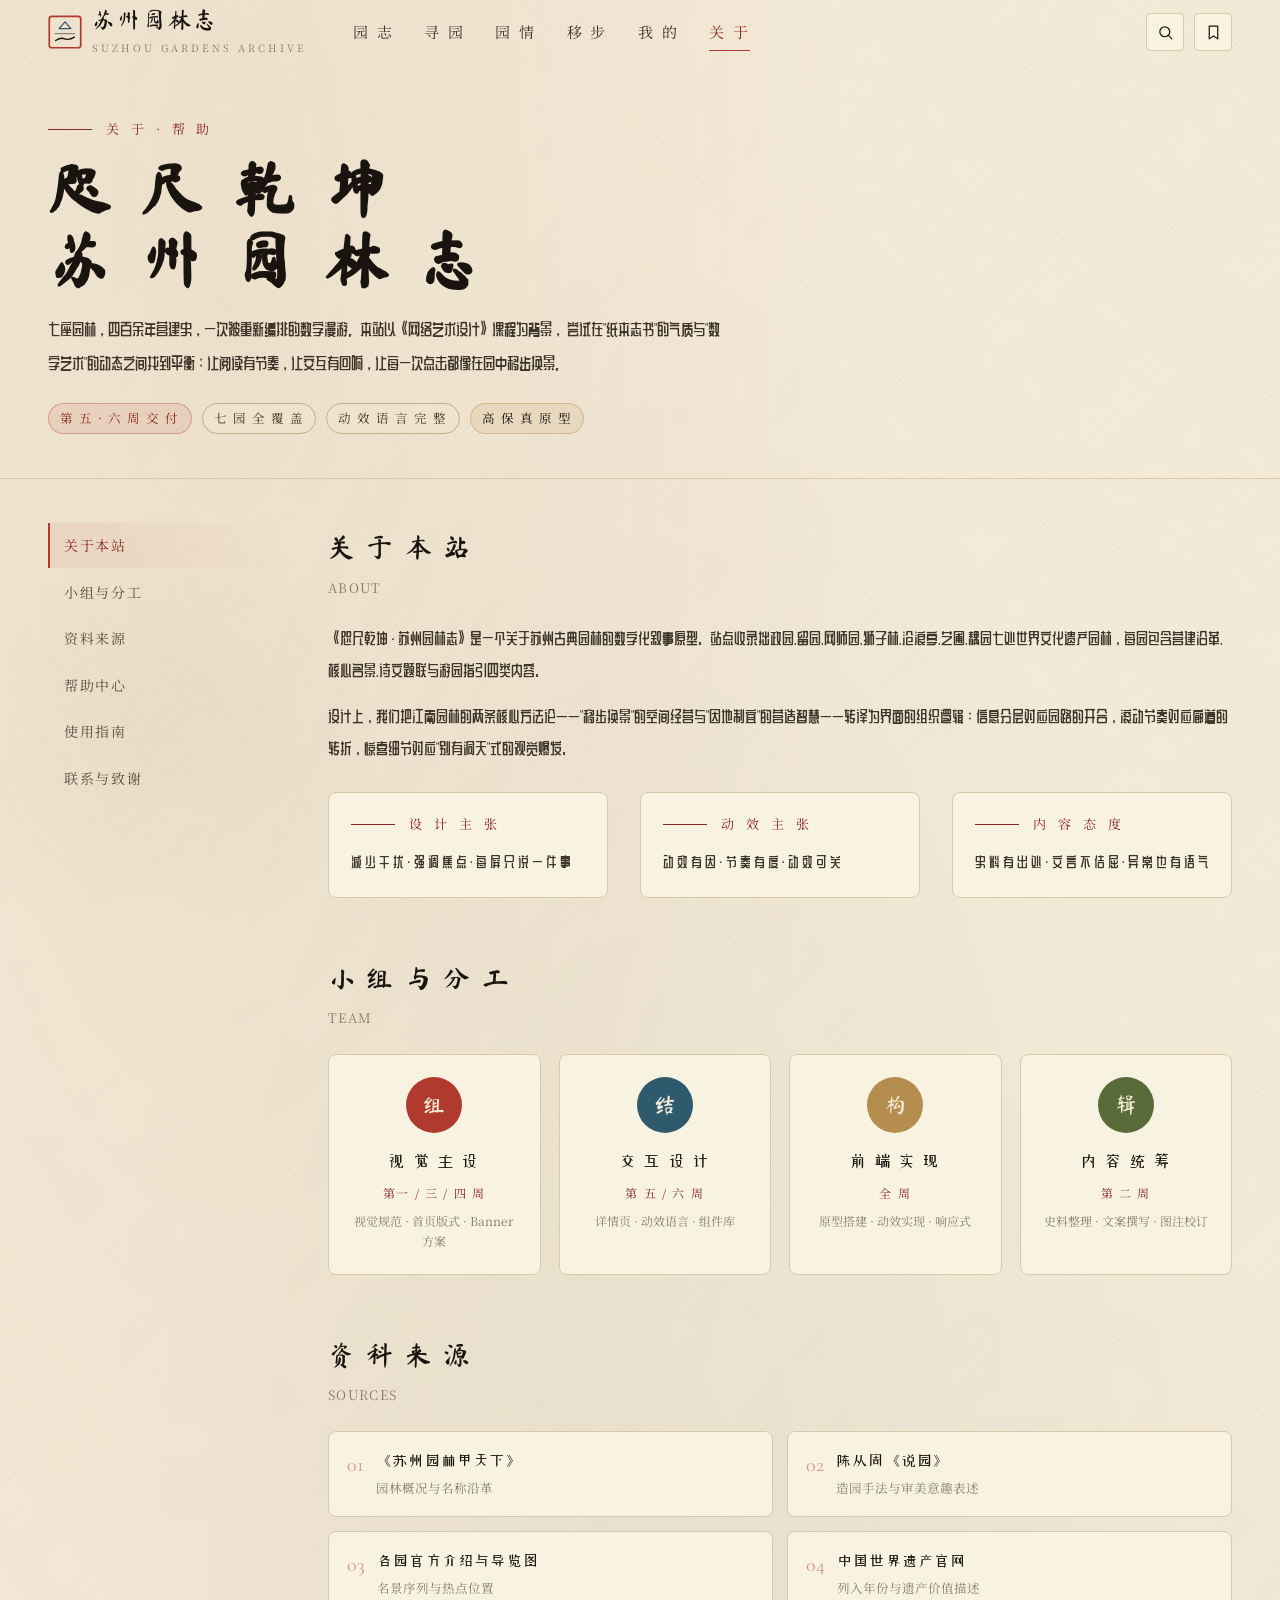
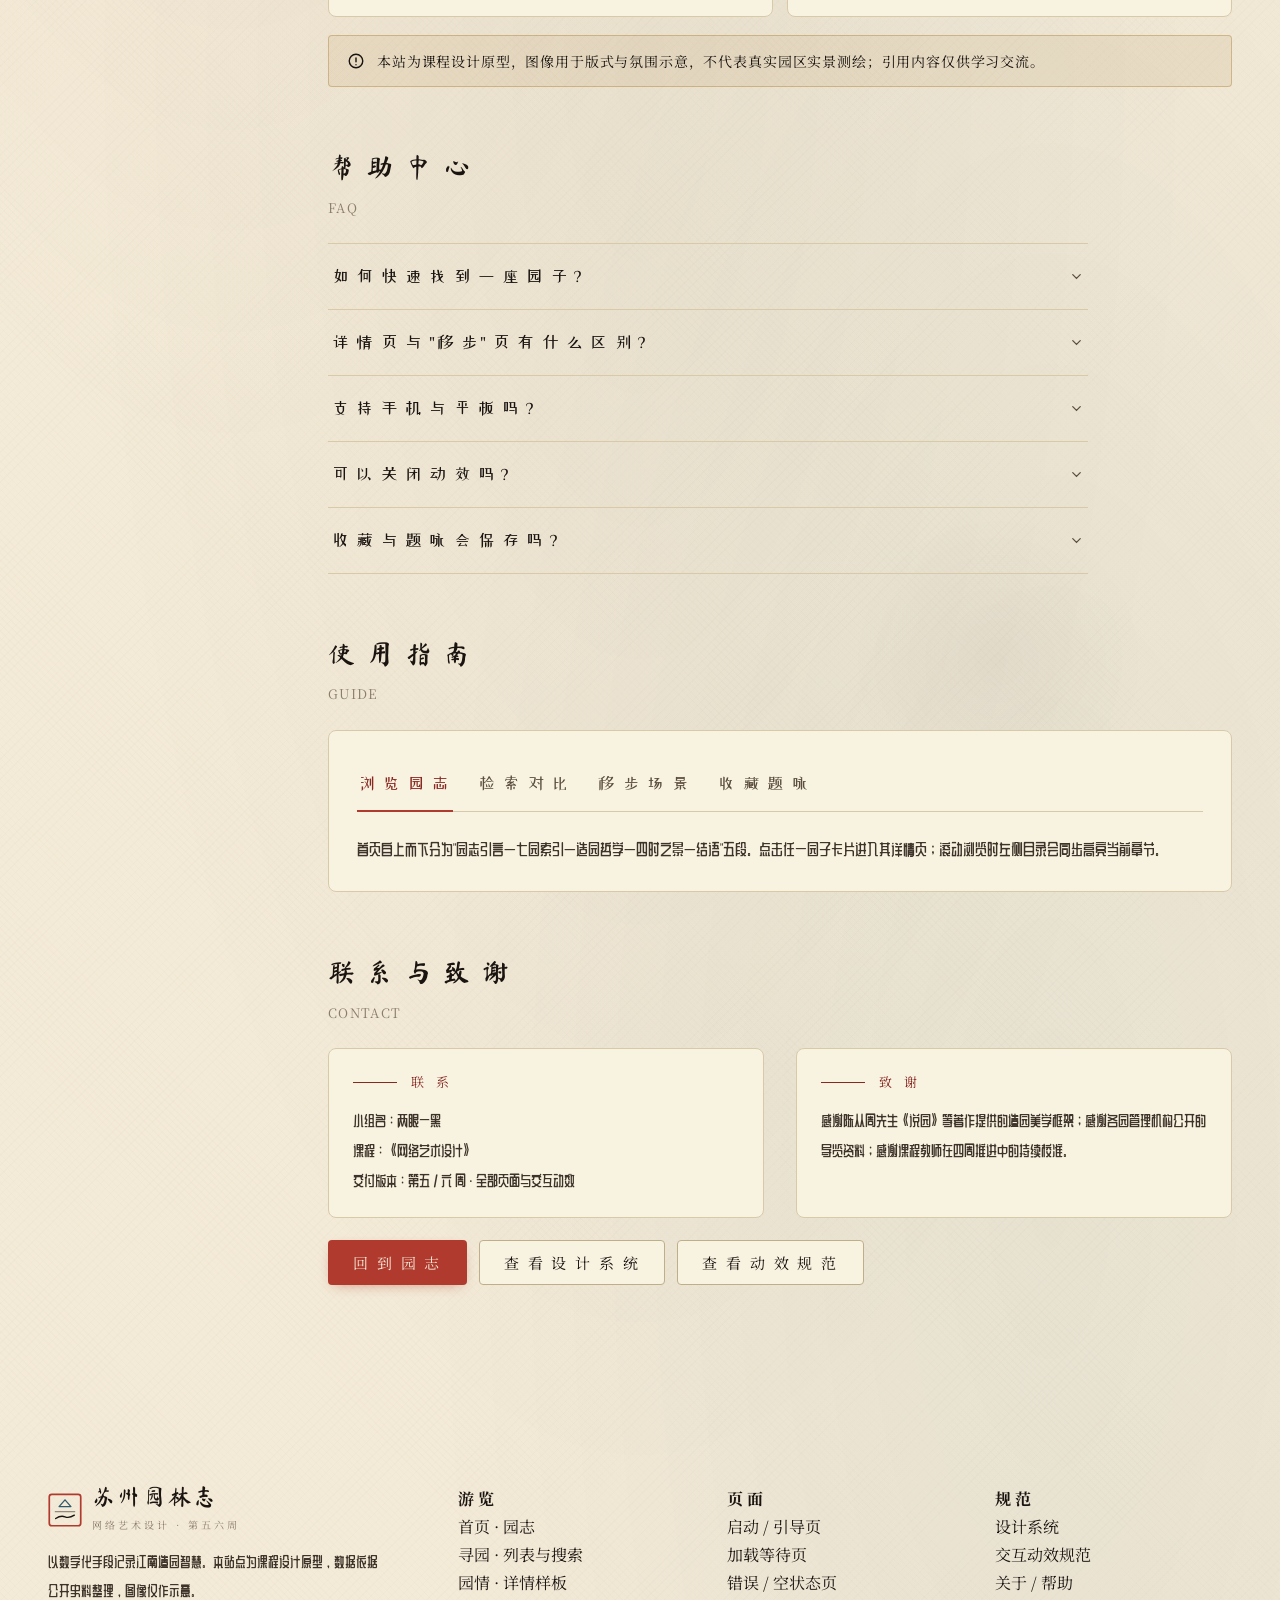
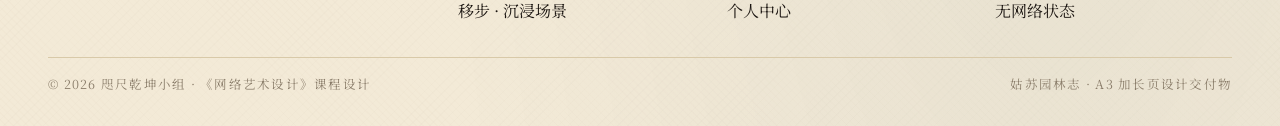
<file: about.html>
<!DOCTYPE html>
<html lang="zh-CN">
<head>
<meta charset="UTF-8">
<meta name="viewport" content="width=device-width, initial-scale=1.0">
<title>关于与帮助 · 苏州园林志</title>
<meta name="description" content="关于本站 · 团队分工 · 资料来源 · 帮助中心">
<link rel="preconnect" href="https://fonts.googleapis.com">
<link rel="preconnect" href="https://fonts.gstatic.com" crossorigin>
<link href="https://fonts.googleapis.com/css2?family=Ma+Shan+Zheng&family=ZCOOL+XiaoWei&family=Noto+Serif+SC:wght@200;300;400;500;600;700;900&family=Liu+Jian+Mao+Cao&family=Cormorant+Garamond:ital,wght@0,300;0,400;0,500;1,400&family=ZCOOL+QingKe+HuangYou&display=swap" rel="stylesheet">
<link rel="stylesheet" href="app.css">
<style>
.a-hero{position:relative;z-index:2;padding:54px 0 44px;border-bottom:1px solid var(--border)}
.a-hero__t{font-family:var(--f-li);font-size:clamp(38px,5.2vw,62px);letter-spacing:.14em;line-height:1.15}
.a-hero__d{font-family:var(--f-qkhy);font-size:16px;line-height:2.1;color:var(--text-2);max-width:680px;margin-top:18px}
.a-body{padding:44px 0 80px}
.a-cols{display:grid;grid-template-columns:236px minmax(0,1fr);gap:44px;align-items:start}
.a-menu{position:sticky;top:84px;display:flex;flex-direction:column;gap:2px}
.a-menu a{padding:10px 14px;border-left:2px solid transparent;font-family:var(--f-kai);font-size:14px;letter-spacing:.12em;color:var(--text-3);transition:all var(--t-fast)}
.a-menu a:hover{color:var(--primary);border-left-color:var(--border-strong)}
.a-menu a.is-on{color:var(--primary-deep);border-left-color:var(--primary);background:linear-gradient(90deg,rgba(177,58,47,.07),transparent)}
.a-sec{margin-bottom:56px;scroll-margin-top:92px}
.a-sec__t{font-family:var(--f-li);font-size:27px;letter-spacing:.12em;margin-bottom:6px}
.a-sec__d{font-family:var(--f-kai);font-size:13px;color:var(--text-4);letter-spacing:.1em;margin-bottom:24px}
.a-team{display:grid;grid-template-columns:repeat(4,1fr);gap:18px}
.a-member{border:1px solid var(--border);border-radius:var(--r-md);background:var(--surface);padding:22px 20px;text-align:center;transition:transform var(--t-base) var(--ease-move),box-shadow var(--t-base)}
.a-member:hover{transform:translateY(-5px);box-shadow:var(--sh-2)}
.a-member__av{width:56px;height:56px;border-radius:50%;margin:0 auto 14px;display:flex;align-items:center;justify-content:center;
  font-family:var(--f-li);font-size:22px;color:var(--text-inv);background:var(--accent)}
.a-member__n{font-family:var(--f-xw);font-size:16.5px;letter-spacing:.1em}
.a-member__r{font-family:var(--f-kai);font-size:12px;letter-spacing:.14em;color:var(--primary-deep);margin-top:6px}
.a-member__w{font-family:var(--f-kai);font-size:12px;color:var(--text-4);margin-top:8px;line-height:1.7}
.a-faq{max-width:760px}
.a-src{display:grid;grid-template-columns:repeat(2,1fr);gap:14px}
.a-src__i{display:flex;gap:12px;padding:16px 18px;border:1px solid var(--border);border-radius:var(--r-md);background:var(--surface)}
.a-src__n{font-family:var(--f-latin);font-size:20px;color:var(--c-vermilion);opacity:.5;flex:none}
@media (max-width:1024px){ .a-cols{grid-template-columns:1fr} .a-menu{position:static;flex-direction:row;flex-wrap:wrap} .a-menu a{border-left:0;border-bottom:2px solid transparent} .a-menu a.is-on{border-left:0;border-bottom-color:var(--primary)} .a-team{grid-template-columns:repeat(2,1fr)} }
@media (max-width:640px){ .a-team,.a-src{grid-template-columns:1fr} }
</style>
</head>
<body class="gp-paper">
<header data-gp-nav></header>

<main>
  <section class="a-hero">
    <div class="gp-wrap">
      <div class="gp-eyebrow">关 于 · 帮 助</div>
      <h1 class="a-hero__t" style="margin-top:12px">咫 尺 乾 坤<br>苏 州 园 林 志</h1>
      <p class="a-hero__d">
        七座园林，四百余年营建史，一次被重新编排的数字漫游。本站以《网络艺术设计》课程为背景，
        尝试在"纸本志书"的气质与"数字艺术"的动态之间找到平衡：让阅读有节奏，让交互有回响，让每一次点击都像在园中移步换景。
      </p>
      <div style="display:flex;gap:10px;margin-top:22px;flex-wrap:wrap">
        <span class="gp-tag gp-tag--primary">第 五 · 六 周 交 付</span>
        <span class="gp-tag">七 园 全 覆 盖</span>
        <span class="gp-tag">动 效 语 言 完 整</span>
        <span class="gp-tag gp-tag--gold">高 保 真 原 型</span>
      </div>
    </div>
  </section>

  <section class="a-body">
    <div class="gp-wrap">
      <div class="a-cols">
        <nav class="a-menu" id="aMenu">
          <a href="#s-about" class="is-on">关于本站</a>
          <a href="#s-team">小组与分工</a>
          <a href="#s-source">资料来源</a>
          <a href="#s-help">帮助中心</a>
          <a href="#s-guide">使用指南</a>
          <a href="#s-contact">联系与致谢</a>
        </nav>

        <div>
          <section class="a-sec" id="s-about">
            <div class="a-sec__t">关 于 本 站</div>
            <div class="a-sec__d">ABOUT</div>
            <p class="gp-body">《咫尺乾坤 · 苏州园林志》是一个关于苏州古典园林的数字化叙事原型。站点收录拙政园、留园、网师园、狮子林、沧浪亭、艺圃、耦园七处世界文化遗产园林，每园包含营建沿革、核心名景、诗文题联与游园指引四类内容。</p>
            <p class="gp-body" style="margin-top:14px">设计上，我们把江南园林的两条核心方法论——"移步换景"的空间经营与"因地制宜"的营造智慧——转译为界面的组织逻辑：信息分层对应园路的开合，滚动节奏对应廊道的转折，惊喜细节对应"别有洞天"式的视觉爆发。</p>
            <div class="gp-grid" style="margin-top:28px">
              <div class="gp-col-4"><div class="gp-card" style="padding:20px 22px;height:100%">
                <div class="gp-eyebrow" style="margin-bottom:12px">设 计 主 张</div>
                <p class="gp-body" style="font-size:14px">减 少 干 扰 · 强 调 焦 点 · 每 屏 只 说 一 件 事</p>
              </div></div>
              <div class="gp-col-4"><div class="gp-card" style="padding:20px 22px;height:100%">
                <div class="gp-eyebrow" style="margin-bottom:12px">动 效 主 张</div>
                <p class="gp-body" style="font-size:14px">动 效 有 因 · 节 奏 有 度 · 动 效 可 关</p>
              </div></div>
              <div class="gp-col-4"><div class="gp-card" style="padding:20px 22px;height:100%">
                <div class="gp-eyebrow" style="margin-bottom:12px">内 容 态 度</div>
                <p class="gp-body" style="font-size:14px">史 料 有 出 处 · 文 言 不 佶 屈 · 异 常 也 有 语 气</p>
              </div></div>
            </div>
          </section>

          <section class="a-sec" id="s-team">
            <div class="a-sec__t">小 组 与 分 工</div>
            <div class="a-sec__d">TEAM</div>
            <div class="a-team">
              <div class="a-member"><div class="a-member__av" style="background:var(--c-vermilion)">组</div><div class="a-member__n">视 觉 主 设</div><div class="a-member__r">第一 / 三 / 四 周</div><div class="a-member__w">视觉规范 · 首页版式 · Banner 方案</div></div>
              <div class="a-member"><div class="a-member__av" style="background:var(--accent)">结</div><div class="a-member__n">交 互 设 计</div><div class="a-member__r">第 五 / 六 周</div><div class="a-member__w">详情页 · 动效语言 · 组件库</div></div>
              <div class="a-member"><div class="a-member__av" style="background:var(--c-gold)">构</div><div class="a-member__n">前 端 实 现</div><div class="a-member__r">全 周</div><div class="a-member__w">原型搭建 · 动效实现 · 响应式</div></div>
              <div class="a-member"><div class="a-member__av" style="background:var(--c-moss,#5a6b3a)">辑</div><div class="a-member__n">内 容 统 筹</div><div class="a-member__r">第 二 周</div><div class="a-member__w">史料整理 · 文案撰写 · 图注校订</div></div>
            </div>
          </section>

          <section class="a-sec" id="s-source">
            <div class="a-sec__t">资 料 来 源</div>
            <div class="a-sec__d">SOURCES</div>
            <div class="a-src">
              <div class="a-src__i"><span class="a-src__n">01</span><div><div style="font-family:var(--f-xw);font-size:15px;letter-spacing:.08em">《苏州园林甲天下》</div><div class="gp-help" style="margin-top:4px">园林概况与名称沿革</div></div></div>
              <div class="a-src__i"><span class="a-src__n">02</span><div><div style="font-family:var(--f-xw);font-size:15px;letter-spacing:.08em">陈从周《说园》</div><div class="gp-help" style="margin-top:4px">造园手法与审美意趣表述</div></div></div>
              <div class="a-src__i"><span class="a-src__n">03</span><div><div style="font-family:var(--f-xw);font-size:15px;letter-spacing:.08em">各园官方介绍与导览图</div><div class="gp-help" style="margin-top:4px">名景序列与热点位置</div></div></div>
              <div class="a-src__i"><span class="a-src__n">04</span><div><div style="font-family:var(--f-xw);font-size:15px;letter-spacing:.08em">中国世界遗产官网</div><div class="gp-help" style="margin-top:4px">列入年份与遗产价值描述</div></div></div>
            </div>
            <div class="gp-banner gp-banner--warn" style="margin-top:18px">
              <svg class="gp-banner__icon" viewBox="0 0 24 24" fill="none" stroke="currentColor" stroke-width="1.9" stroke-linecap="round"><path d="M12 8v5M12 17h.01"/><circle cx="12" cy="12" r="9"/></svg>
              <span>本站为课程设计原型，图像用于版式与氛围示意，不代表真实园区实景测绘；引用内容仅供学习交流。</span>
            </div>
          </section>

          <section class="a-sec" id="s-help">
            <div class="a-sec__t">帮 助 中 心</div>
            <div class="a-sec__d">FAQ</div>
            <div class="gp-acc a-faq" id="aFaq">
              <div class="gp-acc__item">
                <button class="gp-acc__head" aria-expanded="false"><span>如 何 快 速 找 到 一 座 园 子？</span><svg class="gp-acc__arrow" viewBox="0 0 24 24" fill="none" stroke="currentColor" stroke-width="2" stroke-linecap="round"><path d="M6 9l6 6 6-6"/></svg></button>
                <div class="gp-acc__panel"><div class="gp-acc__inner">在顶部导航点击"寻园"进入列表页，可直接输入园名、名景或题咏关键词；也可使用左侧筛选按年代、体裁、世界遗产入选年份逐层缩小范围。筛选条件可叠加，并支持"加入对比"横向比较三座园林。</div></div>
              </div>
              <div class="gp-acc__item">
                <button class="gp-acc__head" aria-expanded="false"><span>详 情 页 与 "移 步" 页 有 什 么 区 别？</span><svg class="gp-acc__arrow" viewBox="0 0 24 24" fill="none" stroke="currentColor" stroke-width="2" stroke-linecap="round"><path d="M6 9l6 6 6-6"/></svg></button>
                <div class="gp-acc__panel"><div class="gp-acc__inner">详情页是"读"的页面：按信息层级组织史料，适合静读与检索；"移步"页是"走"的页面：以全屏场景与热点导览为主，适合沉浸浏览。两者共享同一套数据与视觉语言，可在任意时刻互相跳转。</div></div>
              </div>
              <div class="gp-acc__item">
                <button class="gp-acc__head" aria-expanded="false"><span>支 持 手 机 与 平 板 吗？</span><svg class="gp-acc__arrow" viewBox="0 0 24 24" fill="none" stroke="currentColor" stroke-width="2" stroke-linecap="round"><path d="M6 9l6 6 6-6"/></svg></button>
                <div class="gp-acc__panel"><div class="gp-acc__inner">支持。布局在 1440 / 1200 / 1024 / 768 / 480 五个断点重排：桌面为 12 栏双栏，平板折叠侧栏，手机转为单栏并把关键操作固定在底部行动条。</div></div>
              </div>
              <div class="gp-acc__item">
                <button class="gp-acc__head" aria-expanded="false"><span>可 以 关 闭 动 效 吗？</span><svg class="gp-acc__arrow" viewBox="0 0 24 24" fill="none" stroke="currentColor" stroke-width="2" stroke-linecap="round"><path d="M6 9l6 6 6-6"/></svg></button>
                <div class="gp-acc__panel"><div class="gp-acc__inner">可以。系统设置会自动尊重操作系统的"减少动效"偏好，也可在"我的 → 偏好设置"中手动关闭视差与墨染过场，仅保留必要状态反馈。</div></div>
              </div>
              <div class="gp-acc__item">
                <button class="gp-acc__head" aria-expanded="false"><span>收 藏 与 题 咏 会 保 存 吗？</span><svg class="gp-acc__arrow" viewBox="0 0 24 24" fill="none" stroke="currentColor" stroke-width="2" stroke-linecap="round"><path d="M6 9l6 6 6-6"/></svg></button>
                <div class="gp-acc__panel"><div class="gp-acc__inner">原型阶段保存在浏览器本地存储中，刷新不丢失；清除浏览器数据或点击"清除全部数据"后会重置。正式版本将同步至账户云端。</div></div>
              </div>
            </div>
          </section>

          <section class="a-sec" id="s-guide">
            <div class="a-sec__t">使 用 指 南</div>
            <div class="a-sec__d">GUIDE</div>
            <div class="gp-card" style="padding:26px 28px">
              <div class="gp-tabs" style="margin-bottom:22px">
                <button class="is-on" aria-selected="true">浏 览 园 志</button>
                <button aria-selected="false">检 索 对 比</button>
                <button aria-selected="false">移 步 场 景</button>
                <button aria-selected="false">收 藏 题 咏</button>
              </div>
              <div data-gp-tab-panel>
                <p class="gp-body">首页自上而下分为"园志引言—七园索引—造园哲学—四时之景—结语"五段。点击任一园子卡片进入其详情页；滚动浏览时左侧目录会同步高亮当前章节。</p>
              </div>
              <div data-gp-tab-panel hidden>
                <p class="gp-body">在"寻园"页输入关键词即可检索七园的园名、名景、题咏与造园手法。勾选左侧筛选项可多条件叠加；右上角可切换排序方式与网格／列表视图，并最多同时对比三座园林。</p>
              </div>
              <div data-gp-tab-panel hidden>
                <p class="gp-body">详情页点击"入园移步"进入沉浸场景页。点击画面中的红色热点查看景点说明，可用左右方向键切换景别，点击"导览地图"查看全园点位分布。</p>
              </div>
              <div data-gp-tab-panel hidden>
                <p class="gp-body">详情页的"收入笺囊"会把园林存入"我的 → 我的笺囊"；在评论区输入文字后点击"题咏"即可留下你的观园所得，点赞与分享均带即时动效反馈。</p>
              </div>
            </div>
          </section>

          <section class="a-sec" id="s-contact">
            <div class="a-sec__t">联 系 与 致 谢</div>
            <div class="a-sec__d">CONTACT</div>
            <div class="gp-grid">
              <div class="gp-col-6"><div class="gp-card" style="padding:22px 24px;height:100%">
                <div class="gp-eyebrow" style="margin-bottom:12px">联 系</div>
                <p class="gp-body" style="font-size:14.5px">小组名：两眼一黑<br>课程：《网络艺术设计》<br>交付版本：第五 / 六 周 · 全部页面与交互动效</p>
              </div></div>
              <div class="gp-col-6"><div class="gp-card" style="padding:22px 24px;height:100%">
                <div class="gp-eyebrow" style="margin-bottom:12px">致 谢</div>
                <p class="gp-body" style="font-size:14.5px">感谢陈从周先生《说园》等著作提供的造园美学框架；感谢各园管理机构公开的导览资料；感谢课程教师在四周推进中的持续校准。</p>
              </div></div>
            </div>
            <div style="display:flex;gap:12px;margin-top:22px;flex-wrap:wrap">
              <a class="gp-btn gp-btn--primary" href="index.html">回 到 园 志</a>
              <a class="gp-btn gp-btn--ghost" href="design-system.html">查 看 设 计 系 统</a>
              <a class="gp-btn gp-btn--ghost" href="motion.html">查 看 动 效 规 范</a>
            </div>
          </section>
        </div>
      </div>
    </div>
  </section>
</main>

<footer data-gp-footer></footer>

<script src="app.js"></script>
<script>
(function(){
  GP_APP.nav('about'); GP_APP.footer(); GP_APP.accordion();
  const secs = Array.from(document.querySelectorAll('.a-sec'));
  const links = Array.from(document.querySelectorAll('#aMenu a'));
  window.addEventListener('scroll', () => {
    let cur = secs[0];
    secs.forEach(s => { if (s.getBoundingClientRect().top <= 170) cur = s; });
    links.forEach(a => a.classList.toggle('is-on', a.getAttribute('href') === '#' + cur.id));
  }, { passive:true });
})();
</script>
</body>
</html>
</file>
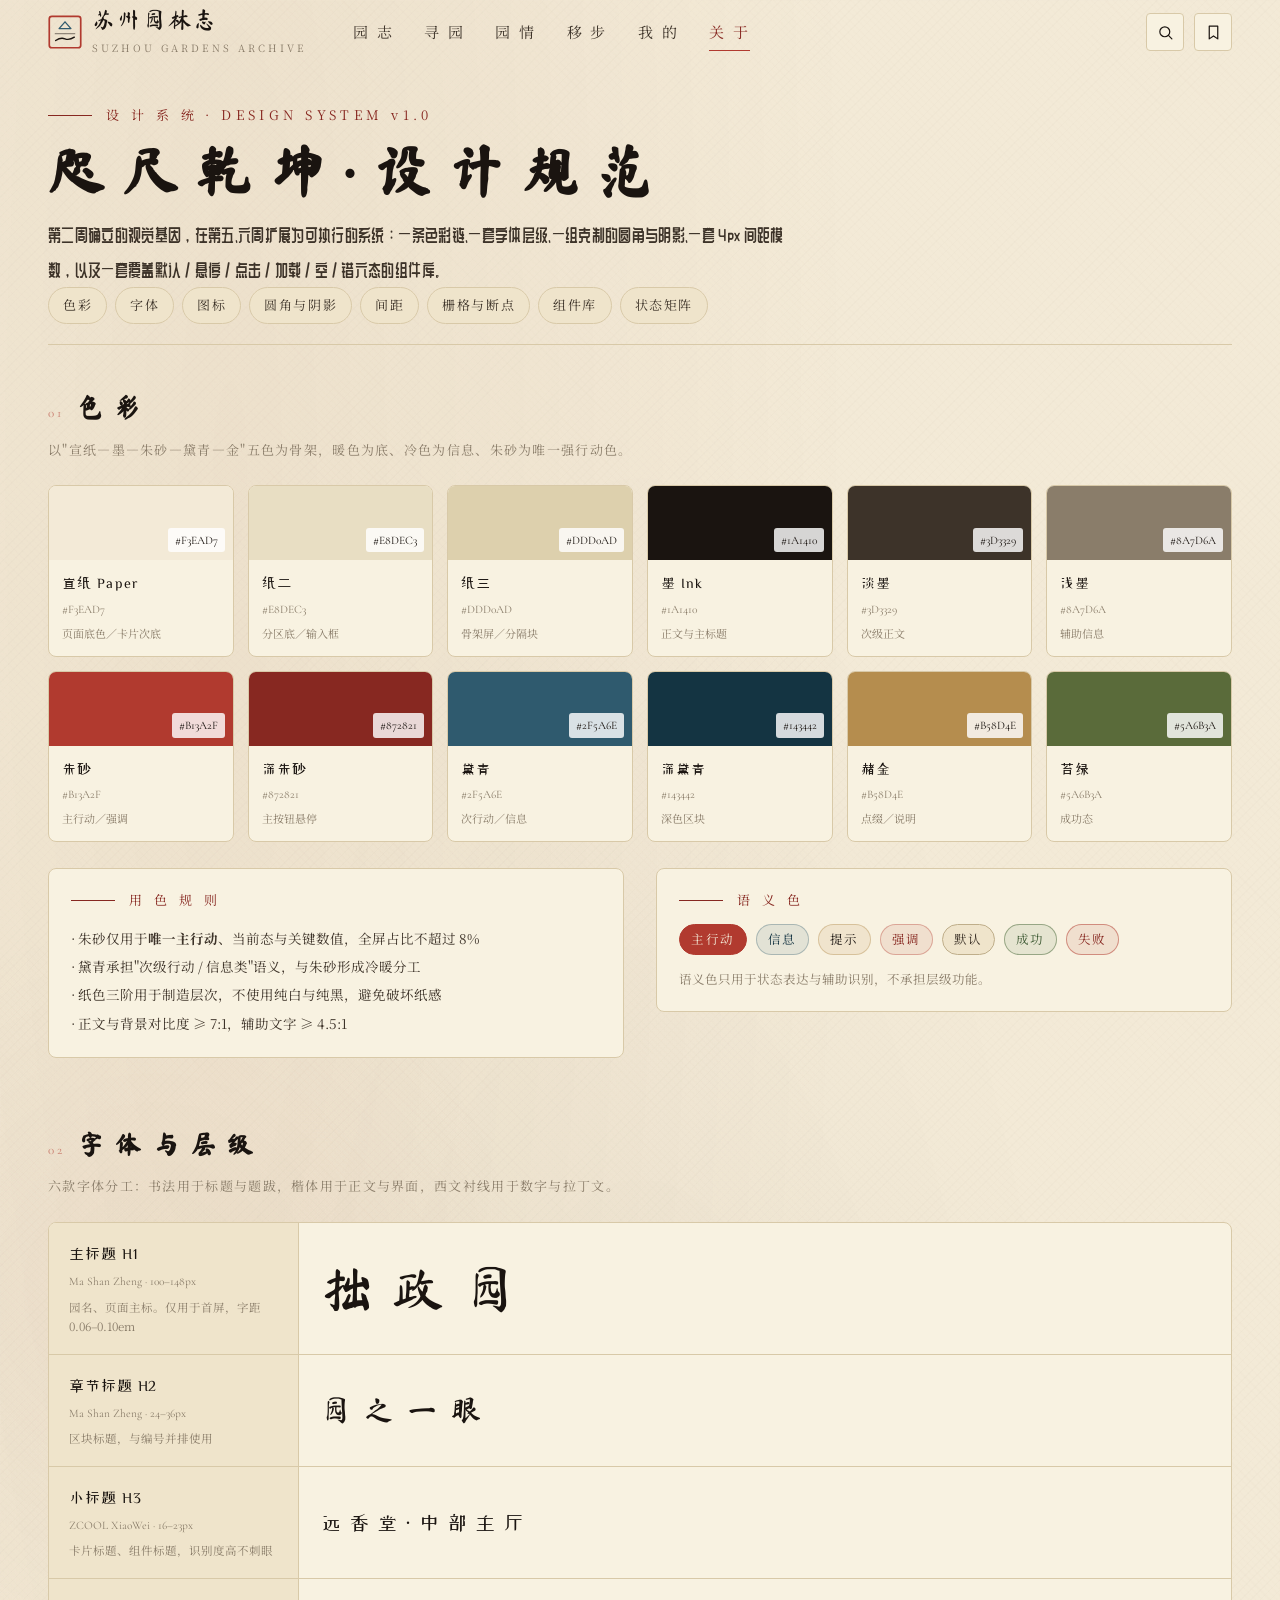
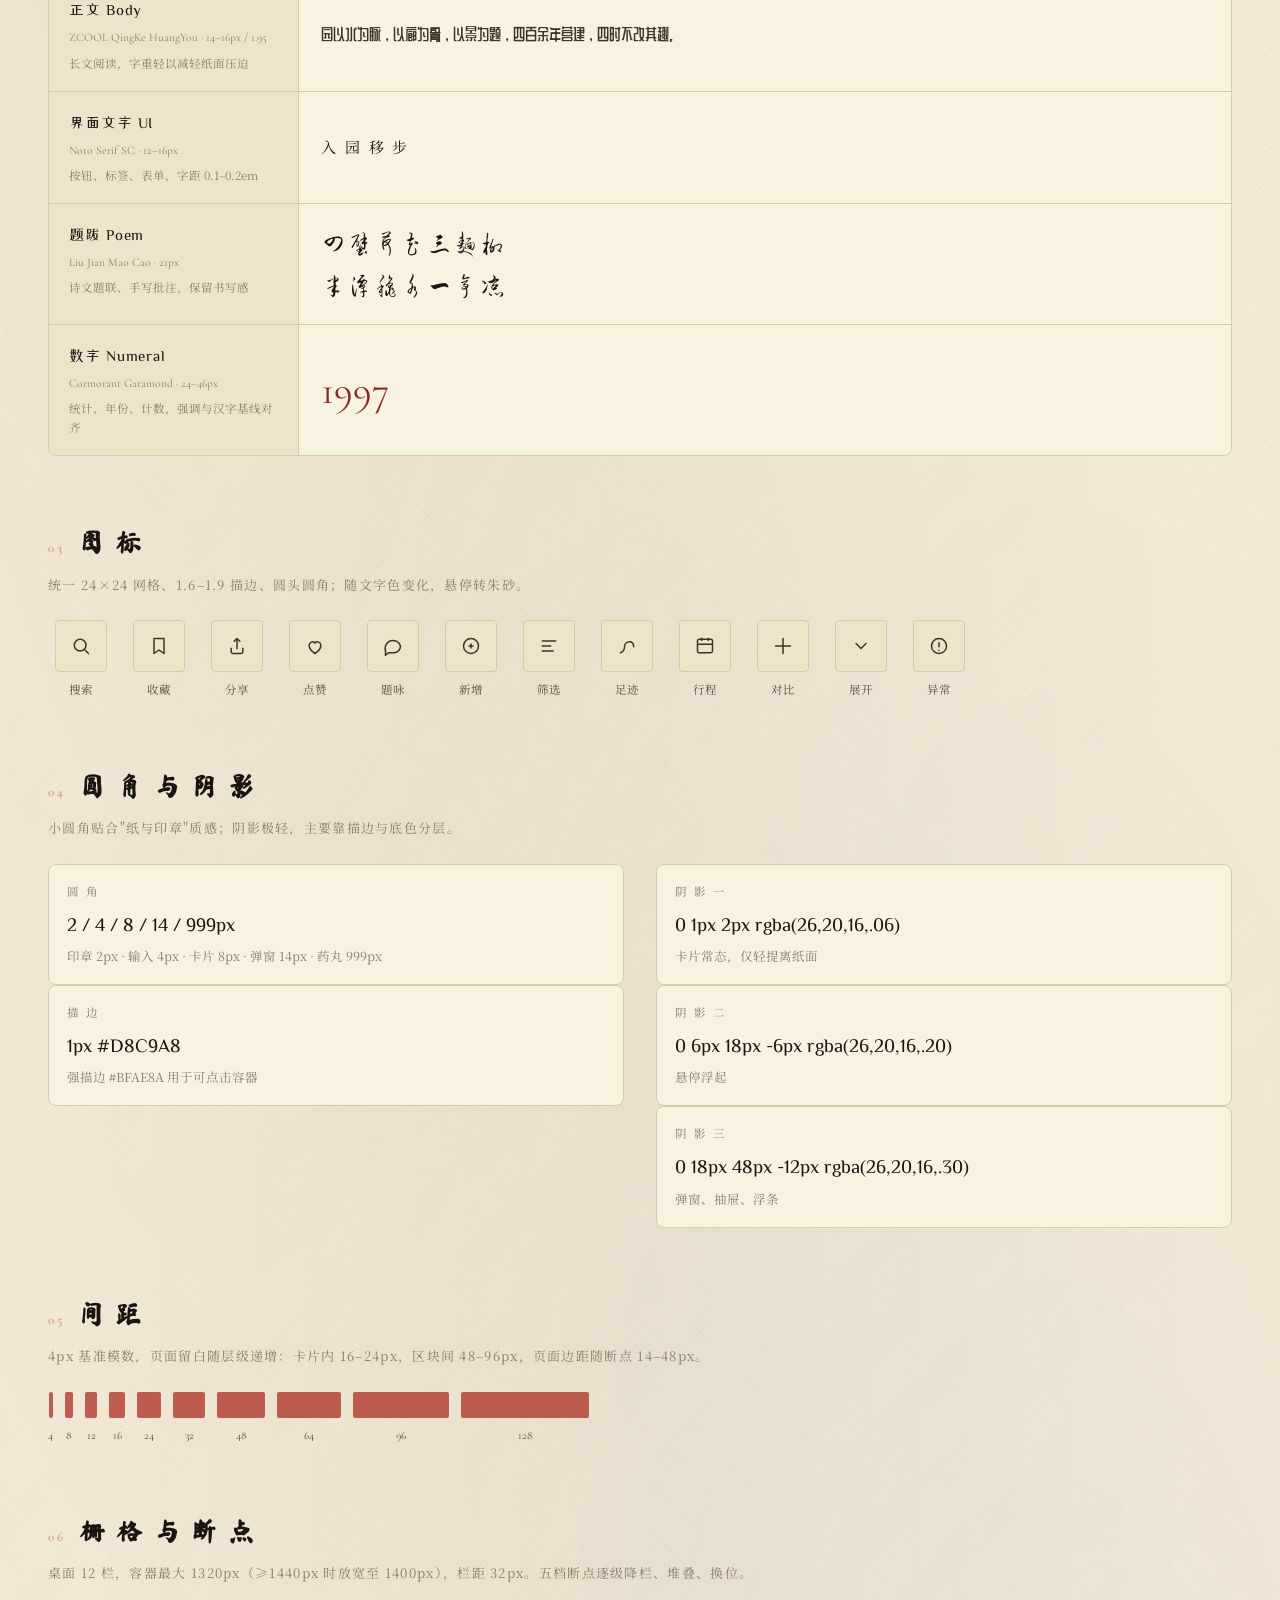
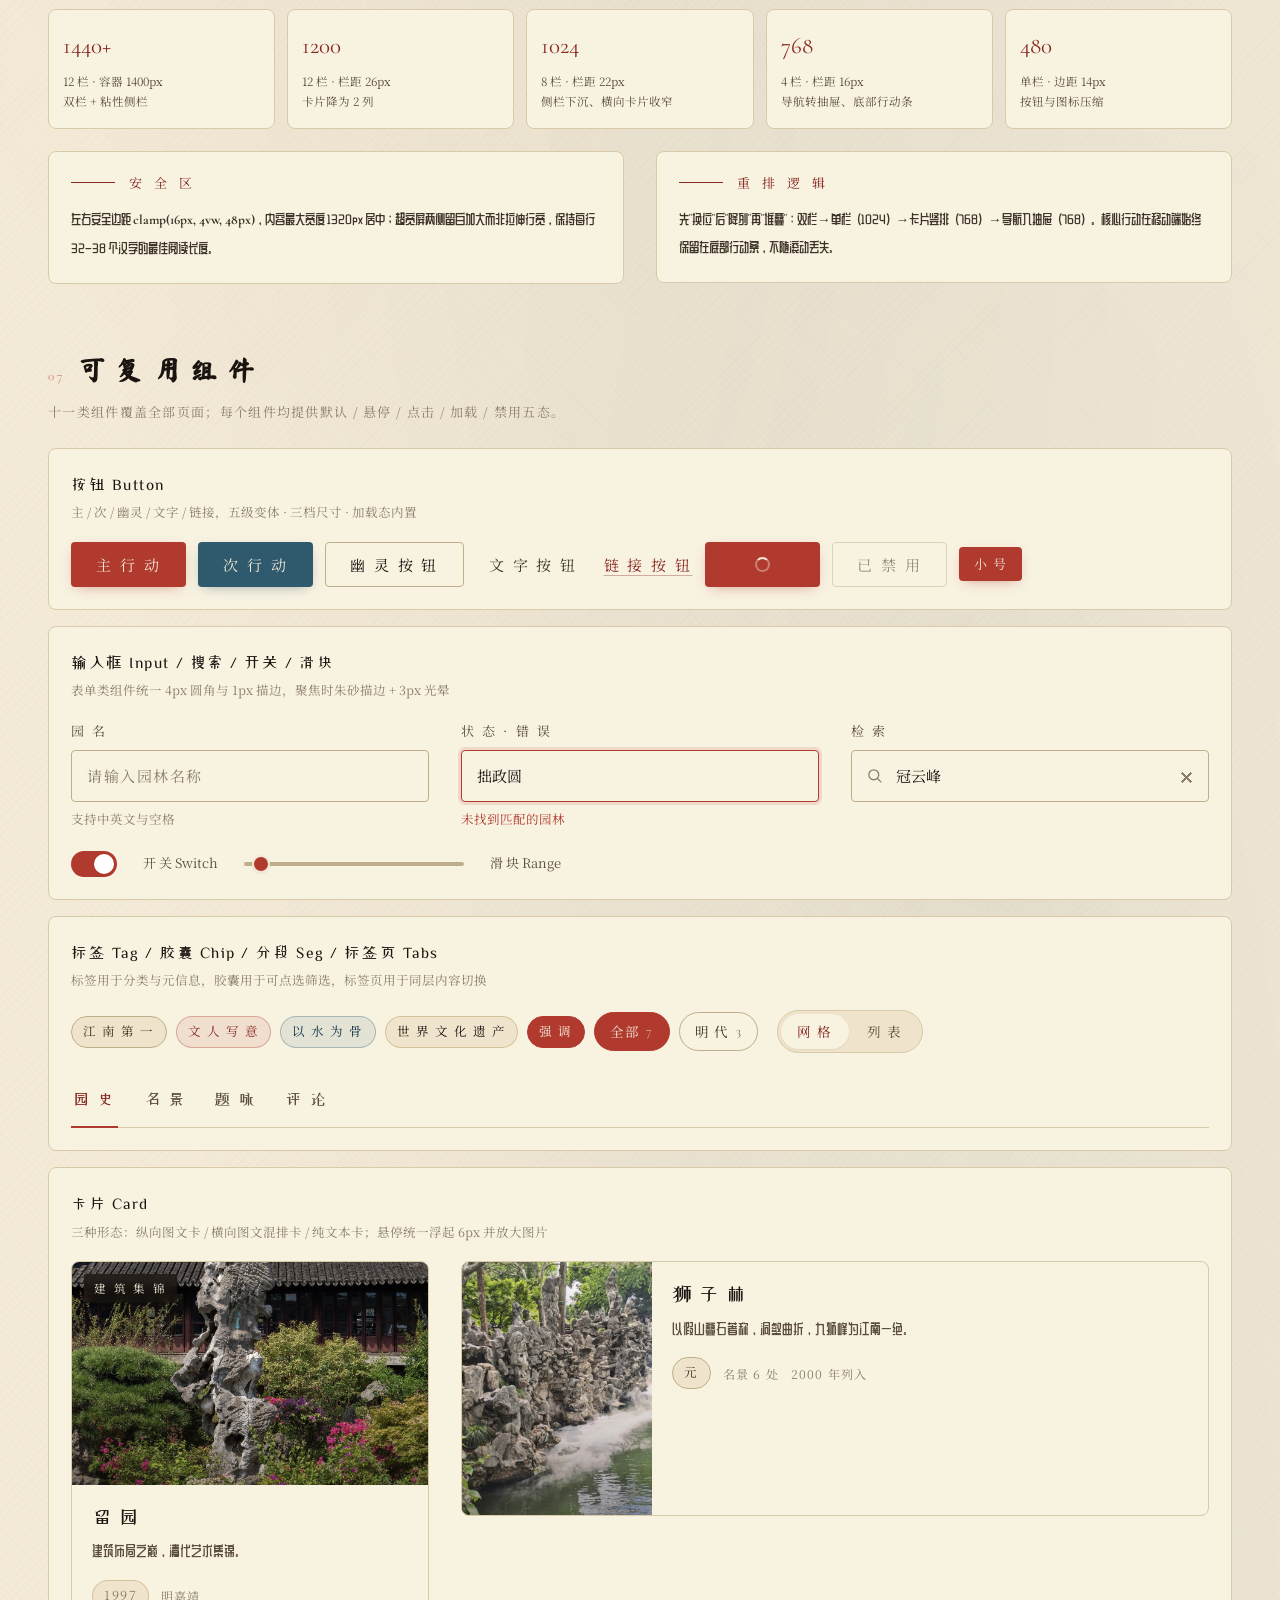
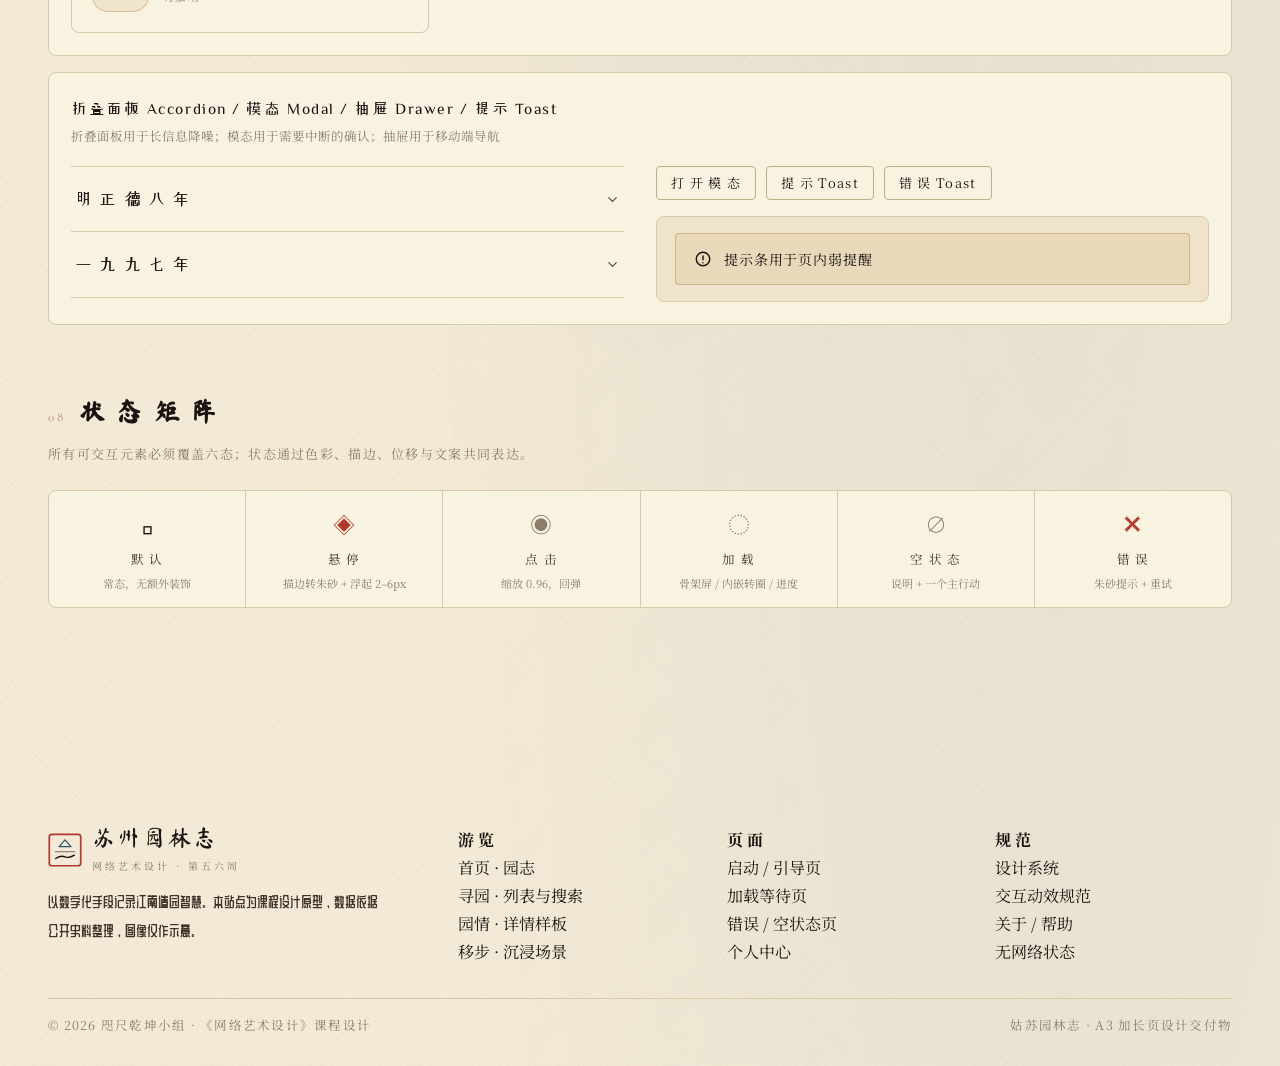
<file: design-system.html>
<!DOCTYPE html>
<html lang="zh-CN">
<head>
<meta charset="UTF-8">
<meta name="viewport" content="width=device-width, initial-scale=1.0">
<title>设计系统 · 苏州园林志</title>
<meta name="description" content="色彩、字体、图标、圆角、阴影、间距、栅格与组件库规范">
<link rel="preconnect" href="https://fonts.googleapis.com">
<link rel="preconnect" href="https://fonts.gstatic.com" crossorigin>
<link href="https://fonts.googleapis.com/css2?family=Ma+Shan+Zheng&family=ZCOOL+XiaoWei&family=Noto+Serif+SC:wght@200;300;400;500;600;700;900&family=Liu+Jian+Mao+Cao&family=Cormorant+Garamond:ital,wght@0,300;0,400;0,500;1,400&family=ZCOOL+QingKe+HuangYou&display=swap" rel="stylesheet">
<link rel="stylesheet" href="app.css">
<style>
.d-doc{position:relative;z-index:2;padding:40px 0 90px}
.d-toc{display:flex;flex-wrap:wrap;gap:8px;margin-bottom:40px;padding-bottom:20px;border-bottom:1px solid var(--border)}
.d-toc a{padding:6px 14px;border-radius:var(--r-pill);background:var(--surface-2);border:1px solid var(--border);
  font-family:var(--f-kai);font-size:13px;letter-spacing:.12em;color:var(--text-2);transition:all var(--t-fast)}
.d-toc a:hover{border-color:var(--primary);color:var(--primary)}
.d-block{margin-bottom:64px;scroll-margin-top:92px}
.d-block__t{display:flex;align-items:baseline;gap:14px;margin-bottom:8px}
.d-block__n{font-family:var(--f-latin);font-size:13px;letter-spacing:.2em;color:var(--c-vermilion);opacity:.6}
.d-block__h{font-family:var(--f-li);font-size:26px;letter-spacing:.12em;color:var(--c-ink)}
.d-block__d{font-family:var(--f-kai);font-size:13px;color:var(--text-4);letter-spacing:.1em;margin-bottom:24px}
.d-swatches{display:grid;grid-template-columns:repeat(auto-fill,minmax(168px,1fr));gap:14px}
.d-sw{border:1px solid var(--border);border-radius:var(--r-md);overflow:hidden;background:var(--surface)}
.d-sw__c{height:74px;display:flex;align-items:flex-end;justify-content:flex-end;padding:8px}
.d-sw__hex{font-family:var(--f-latin);font-size:11.5px;padding:2px 7px;border-radius:3px;background:rgba(255,255,255,.82);color:#1a1410}
.d-sw__b{padding:11px 13px 13px}
.d-sw__n{font-family:var(--f-xw);font-size:14px;letter-spacing:.08em}
.d-sw__v{font-family:var(--f-latin);font-size:11.5px;color:var(--text-4);margin-top:3px}
.d-sw__u{font-family:var(--f-kai);font-size:11px;color:var(--text-4);margin-top:6px;line-height:1.6}
.d-type{border:1px solid var(--border);border-radius:var(--r-md);overflow:hidden;background:var(--surface)}
.d-type__r{display:grid;grid-template-columns:250px minmax(0,1fr);border-bottom:1px solid var(--border)}
.d-type__r:last-child{border-bottom:0}
.d-type__m{padding:18px 20px;background:var(--surface-2);border-right:1px solid var(--border)}
.d-type__n{font-family:var(--f-xw);font-size:15px;letter-spacing:.06em}
.d-type__v{font-family:var(--f-latin);font-size:11.5px;color:var(--text-4);margin-top:4px}
.d-type__u{font-family:var(--f-kai);font-size:11.5px;color:var(--text-4);margin-top:6px;line-height:1.65}
.d-type__s{padding:18px 22px;display:flex;align-items:center;min-height:64px}
.d-space{display:flex;flex-wrap:wrap;gap:12px}
.d-space__i{display:flex;flex-direction:column;align-items:center;gap:7px}
.d-space__b{background:var(--c-vermilion);opacity:.8;border-radius:2px}
.d-space__l{font-family:var(--f-latin);font-size:11.5px;color:var(--text-3)}
.d-spec{display:grid;grid-template-columns:repeat(auto-fill,minmax(200px,1fr));gap:14px}
.d-spec__i{border:1px solid var(--border);border-radius:var(--r-md);background:var(--surface);padding:16px 18px}
.d-spec__k{font-family:var(--f-kai);font-size:11.5px;letter-spacing:.18em;color:var(--text-4)}
.d-spec__v{font-family:var(--f-xw);font-size:19px;margin-top:6px;color:var(--c-ink)}
.d-comp{border:1px solid var(--border);border-radius:var(--r-md);background:var(--surface);padding:22px}
.d-comp + .d-comp{margin-top:16px}
.d-comp__t{font-family:var(--f-xw);font-size:15.5px;letter-spacing:.1em;margin-bottom:4px}
.d-comp__d{font-family:var(--f-kai);font-size:12.5px;color:var(--text-4);margin-bottom:18px}
.d-states{display:grid;grid-template-columns:repeat(6,1fr);gap:1px;background:var(--border);border:1px solid var(--border);border-radius:var(--r-md);overflow:hidden}
.d-st{background:var(--surface);padding:14px 12px;text-align:center}
.d-st__n{font-family:var(--f-kai);font-size:12.5px;letter-spacing:.1em;color:var(--text-2)}
.d-st__d{font-family:var(--f-kai);font-size:11px;color:var(--text-4);margin-top:4px;line-height:1.6}
.d-ico{display:flex;flex-wrap:wrap;gap:12px}
.d-ico__i{width:66px;text-align:center}
.d-ico__b{width:52px;height:52px;margin:0 auto 7px;border:1px solid var(--border);border-radius:var(--r-sm);
  display:flex;align-items:center;justify-content:center;background:var(--surface-2);color:var(--text-2);transition:all var(--t-fast)}
.d-ico__i:hover .d-ico__b{border-color:var(--primary);color:var(--primary);transform:translateY(-3px)}
.d-ico__l{font-family:var(--f-kai);font-size:11.5px;color:var(--text-3)}
.d-brk{display:grid;grid-template-columns:repeat(5,1fr);gap:12px}
.d-brk__i{border:1px solid var(--border);border-radius:var(--r-md);background:var(--surface);padding:16px 14px}
.d-brk__w{font-family:var(--f-latin);font-size:23px;color:var(--primary-deep)}
.d-brk__d{font-family:var(--f-kai);font-size:11.5px;color:var(--text-3);margin-top:6px;line-height:1.7}
@media (max-width:1024px){ .d-states{grid-template-columns:repeat(3,1fr)} .d-brk{grid-template-columns:repeat(2,1fr)} .d-type__r{grid-template-columns:1fr} .d-type__m{border-right:0;border-bottom:1px solid var(--border)} }
@media (max-width:600px){ .d-states{grid-template-columns:repeat(2,1fr)} .d-brk{grid-template-columns:1fr} }
</style>
</head>
<body class="gp-paper">
<header data-gp-nav></header>

<main class="d-doc">
  <div class="gp-wrap">
    <div class="gp-eyebrow">设 计 系 统 · DESIGN SYSTEM v1.0</div>
    <h1 class="gp-h1" style="margin:12px 0 14px">咫 尺 乾 坤 · 设 计 规 范</h1>
    <p class="gp-lead" style="max-width:760px">
      第二周确立的视觉基因，在第五、六周扩展为可执行的系统：一条色彩链、一套字体层级、一组克制的圆角与阴影、一套 4px 间距模数，以及一套覆盖默认／悬停／点击／加载／空／错六态的组件库。
    </p>
    <nav class="d-toc">
      <a href="#s-color">色彩</a><a href="#s-type">字体</a><a href="#s-icon">图标</a><a href="#s-shape">圆角与阴影</a>
      <a href="#s-space">间距</a><a href="#s-grid">栅格与断点</a><a href="#s-comp">组件库</a><a href="#s-state">状态矩阵</a>
    </nav>

    <!-- 色彩 -->
    <section class="d-block" id="s-color">
      <div class="d-block__t"><span class="d-block__n">01</span><h2 class="d-block__h">色 彩</h2></div>
      <div class="d-block__d">以"宣纸—墨—朱砂—黛青—金"五色为骨架，暖色为底、冷色为信息、朱砂为唯一强行动色。</div>
      <div class="d-swatches">
        <div class="d-sw"><div class="d-sw__c" style="background:#f3ead7"><span class="d-sw__hex">#F3EAD7</span></div><div class="d-sw__b"><div class="d-sw__n">宣纸 Paper</div><div class="d-sw__v">#F3EAD7</div><div class="d-sw__u">页面底色／卡片次底</div></div></div>
        <div class="d-sw"><div class="d-sw__c" style="background:#e8dec3"><span class="d-sw__hex">#E8DEC3</span></div><div class="d-sw__b"><div class="d-sw__n">纸二</div><div class="d-sw__v">#E8DEC3</div><div class="d-sw__u">分区底／输入框</div></div></div>
        <div class="d-sw"><div class="d-sw__c" style="background:#ddd0ad"><span class="d-sw__hex">#DDD0AD</span></div><div class="d-sw__b"><div class="d-sw__n">纸三</div><div class="d-sw__v">#DDD0AD</div><div class="d-sw__u">骨架屏／分隔块</div></div></div>
        <div class="d-sw"><div class="d-sw__c" style="background:#1a1410"><span class="d-sw__hex">#1A1410</span></div><div class="d-sw__b"><div class="d-sw__n">墨 Ink</div><div class="d-sw__v">#1A1410</div><div class="d-sw__u">正文与主标题</div></div></div>
        <div class="d-sw"><div class="d-sw__c" style="background:#3d3329"><span class="d-sw__hex">#3D3329</span></div><div class="d-sw__b"><div class="d-sw__n">淡墨</div><div class="d-sw__v">#3D3329</div><div class="d-sw__u">次级正文</div></div></div>
        <div class="d-sw"><div class="d-sw__c" style="background:#8a7d6a"><span class="d-sw__hex">#8A7D6A</span></div><div class="d-sw__b"><div class="d-sw__n">浅墨</div><div class="d-sw__v">#8A7D6A</div><div class="d-sw__u">辅助信息</div></div></div>
        <div class="d-sw"><div class="d-sw__c" style="background:#b13a2f"><span class="d-sw__hex">#B13A2F</span></div><div class="d-sw__b"><div class="d-sw__n">朱砂</div><div class="d-sw__v">#B13A2F</div><div class="d-sw__u">主行动／强调</div></div></div>
        <div class="d-sw"><div class="d-sw__c" style="background:#872821"><span class="d-sw__hex">#872821</span></div><div class="d-sw__b"><div class="d-sw__n">深朱砂</div><div class="d-sw__v">#872821</div><div class="d-sw__u">主按钮悬停</div></div></div>
        <div class="d-sw"><div class="d-sw__c" style="background:#2f5a6e"><span class="d-sw__hex">#2F5A6E</span></div><div class="d-sw__b"><div class="d-sw__n">黛青</div><div class="d-sw__v">#2F5A6E</div><div class="d-sw__u">次行动／信息</div></div></div>
        <div class="d-sw"><div class="d-sw__c" style="background:#143442"><span class="d-sw__hex">#143442</span></div><div class="d-sw__b"><div class="d-sw__n">深黛青</div><div class="d-sw__v">#143442</div><div class="d-sw__u">深色区块</div></div></div>
        <div class="d-sw"><div class="d-sw__c" style="background:#b58d4e"><span class="d-sw__hex">#B58D4E</span></div><div class="d-sw__b"><div class="d-sw__n">赭金</div><div class="d-sw__v">#B58D4E</div><div class="d-sw__u">点缀／说明</div></div></div>
        <div class="d-sw"><div class="d-sw__c" style="background:#5a6b3a"><span class="d-sw__hex">#5A6B3A</span></div><div class="d-sw__b"><div class="d-sw__n">苔绿</div><div class="d-sw__v">#5A6B3A</div><div class="d-sw__u">成功态</div></div></div>
      </div>
      <div class="gp-grid" style="margin-top:26px">
        <div class="gp-col-6"><div class="gp-card" style="padding:20px 22px">
          <div class="gp-eyebrow" style="margin-bottom:12px">用 色 规 则</div>
          <ul style="font-family:var(--f-kai);font-size:13.5px;line-height:2.1;color:var(--text-2)">
            <li>· 朱砂仅用于<b>唯一主行动</b>、当前态与关键数值，全屏占比不超过 8%</li>
            <li>· 黛青承担"次级行动 / 信息类"语义，与朱砂形成冷暖分工</li>
            <li>· 纸色三阶用于制造层次，不使用纯白与纯黑，避免破坏纸感</li>
            <li>· 正文与背景对比度 ≥ 7:1，辅助文字 ≥ 4.5:1</li>
          </ul>
        </div></div>
        <div class="gp-col-6"><div class="gp-card" style="padding:20px 22px">
          <div class="gp-eyebrow" style="margin-bottom:12px">语 义 色</div>
          <div style="display:flex;flex-wrap:wrap;gap:9px">
            <span class="gp-tag gp-tag--solid">主行动</span><span class="gp-tag gp-tag--accent">信息</span>
            <span class="gp-tag gp-tag--gold">提示</span><span class="gp-tag gp-tag--primary">强调</span>
            <span class="gp-tag">默认</span>
            <span class="gp-tag" style="border-color:rgba(74,107,58,.5);color:#3a5730;background:rgba(74,107,58,.1)">成功</span>
            <span class="gp-tag" style="border-color:rgba(177,58,47,.5);color:var(--primary-deep);background:rgba(177,58,47,.1)">失败</span>
          </div>
          <p class="gp-help" style="margin-top:14px">语义色只用于状态表达与辅助识别，不承担层级功能。</p>
        </div></div>
      </div>
    </section>

    <!-- 字体 -->
    <section class="d-block" id="s-type">
      <div class="d-block__t"><span class="d-block__n">02</span><h2 class="d-block__h">字 体 与 层 级</h2></div>
      <div class="d-block__d">六款字体分工：书法用于标题与题跋，楷体用于正文与界面，西文衬线用于数字与拉丁文。</div>
      <div class="d-type">
        <div class="d-type__r"><div class="d-type__m"><div class="d-type__n">主标题 H1</div><div class="d-type__v">Ma Shan Zheng · 100–148px</div><div class="d-type__u">园名、页面主标。仅用于首屏，字距 0.06–0.10em</div></div>
          <div class="d-type__s"><span style="font-family:'Ma Shan Zheng',serif;font-size:52px;letter-spacing:.08em;color:#1a1410">拙 政 园</span></div></div>
        <div class="d-type__r"><div class="d-type__m"><div class="d-type__n">章节标题 H2</div><div class="d-type__v">Ma Shan Zheng · 24–36px</div><div class="d-type__u">区块标题，与编号并排使用</div></div>
          <div class="d-type__s"><span style="font-family:'Ma Shan Zheng',serif;font-size:30px;letter-spacing:.12em">园 之 一 眼</span></div></div>
        <div class="d-type__r"><div class="d-type__m"><div class="d-type__n">小标题 H3</div><div class="d-type__v">ZCOOL XiaoWei · 16–23px</div><div class="d-type__u">卡片标题、组件标题，识别度高不刺眼</div></div>
          <div class="d-type__s"><span style="font-family:'ZCOOL XiaoWei',serif;font-size:20px;letter-spacing:.08em">远 香 堂 · 中 部 主 厅</span></div></div>
        <div class="d-type__r"><div class="d-type__m"><div class="d-type__n">正文 Body</div><div class="d-type__v">ZCOOL QingKe HuangYou · 14–16px / 1.95</div><div class="d-type__u">长文阅读，字重轻以减轻纸面压迫</div></div>
          <div class="d-type__s"><span style="font-family:'ZCOOL QingKe HuangYou',serif;font-size:16px;line-height:1.95;color:#3d3329">园以水为脉，以廊为骨，以景为题，四百余年营建，四时不改其趣。</span></div></div>
        <div class="d-type__r"><div class="d-type__m"><div class="d-type__n">界面文字 UI</div><div class="d-type__v">Noto Serif SC · 12–16px</div><div class="d-type__u">按钮、标签、表单，字距 0.1–0.2em</div></div>
          <div class="d-type__s"><span style="font-family:'Noto Serif SC',serif;font-size:15px;letter-spacing:.16em">入 园 移 步</span></div></div>
        <div class="d-type__r"><div class="d-type__m"><div class="d-type__n">题跋 Poem</div><div class="d-type__v">Liu Jian Mao Cao · 21px</div><div class="d-type__u">诗文题联、手写批注，保留书写感</div></div>
          <div class="d-type__s"><span style="font-family:'Liu Jian Mao Cao',serif;font-size:24px;letter-spacing:.06em">四壁荷花三面柳<br>半潭秋水一亭凉</span></div></div>
        <div class="d-type__r"><div class="d-type__m"><div class="d-type__n">数字 Numeral</div><div class="d-type__v">Cormorant Garamond · 24–46px</div><div class="d-type__u">统计、年份、计数，强调与汉字基线对齐</div></div>
          <div class="d-type__s"><span style="font-family:'Cormorant Garamond',serif;font-size:40px;color:#872821">1997</span></div></div>
      </div>
    </section>

    <!-- 图标 -->
    <section class="d-block" id="s-icon">
      <div class="d-block__t"><span class="d-block__n">03</span><h2 class="d-block__h">图 标</h2></div>
      <div class="d-block__d">统一 24×24 网格、1.6–1.9 描边、圆头圆角；随文字色变化，悬停转朱砂。</div>
      <div class="d-ico">
        <div class="d-ico__i"><div class="d-ico__b"><svg viewBox="0 0 24 24" width="20" height="20" fill="none" stroke="currentColor" stroke-width="1.8" stroke-linecap="round"><circle cx="11" cy="11" r="7"/><path d="M16.5 16.5L21 21"/></svg></div><div class="d-ico__l">搜索</div></div>
        <div class="d-ico__i"><div class="d-ico__b"><svg viewBox="0 0 24 24" width="20" height="20" fill="none" stroke="currentColor" stroke-width="1.8" stroke-linejoin="round"><path d="M6 3h12v18l-6-4.2L6 21z"/></svg></div><div class="d-ico__l">收藏</div></div>
        <div class="d-ico__i"><div class="d-ico__b"><svg viewBox="0 0 24 24" width="20" height="20" fill="none" stroke="currentColor" stroke-width="1.8" stroke-linejoin="round"><path d="M12 3v13M8 7l4-4 4 4M5 14v5a2 2 0 002 2h10a2 2 0 002-2v-5"/></svg></div><div class="d-ico__l">分享</div></div>
        <div class="d-ico__i"><div class="d-ico__b"><svg viewBox="0 0 24 24" width="20" height="20" fill="none" stroke="currentColor" stroke-width="1.8" stroke-linecap="round"><path d="M12 21s-7-4.6-7-10a4 4 0 017-2.6A4 4 0 0119 11c0 5.4-7 10-7 10z"/></svg></div><div class="d-ico__l">点赞</div></div>
        <div class="d-ico__i"><div class="d-ico__b"><svg viewBox="0 0 24 24" width="20" height="20" fill="none" stroke="currentColor" stroke-width="1.8" stroke-linecap="round"><path d="M21 12a8 8 0 01-8 8H7l-4 3v-5.5A8 8 0 1121 12z"/></svg></div><div class="d-ico__l">题咏</div></div>
        <div class="d-ico__i"><div class="d-ico__b"><svg viewBox="0 0 24 24" width="20" height="20" fill="none" stroke="currentColor" stroke-width="1.8"><circle cx="12" cy="12" r="9"/><path d="M9 12h6M12 9v6"/></svg></div><div class="d-ico__l">新增</div></div>
        <div class="d-ico__i"><div class="d-ico__b"><svg viewBox="0 0 24 24" width="20" height="20" fill="none" stroke="currentColor" stroke-width="1.8" stroke-linecap="round"><path d="M4 6h16M4 12h10M4 18h13"/></svg></div><div class="d-ico__l">筛选</div></div>
        <div class="d-ico__i"><div class="d-ico__b"><svg viewBox="0 0 24 24" width="20" height="20" fill="none" stroke="currentColor" stroke-width="1.8" stroke-linecap="round"><path d="M4 20c4-1 5-4 5-7s2-6 6-6 5 3 5 6"/></svg></div><div class="d-ico__l">足迹</div></div>
        <div class="d-ico__i"><div class="d-ico__b"><svg viewBox="0 0 24 24" width="20" height="20" fill="none" stroke="currentColor" stroke-width="1.8" stroke-linejoin="round"><rect x="3" y="4" width="18" height="16" rx="2"/><path d="M8 2v4M16 2v4M3 10h18"/></svg></div><div class="d-ico__l">行程</div></div>
        <div class="d-ico__i"><div class="d-ico__b"><svg viewBox="0 0 24 24" width="20" height="20" fill="none" stroke="currentColor" stroke-width="1.8" stroke-linecap="round"><path d="M12 3v18M3 12h18"/></svg></div><div class="d-ico__l">对比</div></div>
        <div class="d-ico__i"><div class="d-ico__b"><svg viewBox="0 0 24 24" width="20" height="20" fill="none" stroke="currentColor" stroke-width="1.8" stroke-linecap="round"><path d="M6 9l6 6 6-6"/></svg></div><div class="d-ico__l">展开</div></div>
        <div class="d-ico__i"><div class="d-ico__b"><svg viewBox="0 0 24 24" width="20" height="20" fill="none" stroke="currentColor" stroke-width="1.8" stroke-linecap="round"><path d="M12 8v5M12 17h.01"/><circle cx="12" cy="12" r="9"/></svg></div><div class="d-ico__l">异常</div></div>
      </div>
    </section>

    <!-- 圆角与阴影 -->
    <section class="d-block" id="s-shape">
      <div class="d-block__t"><span class="d-block__n">04</span><h2 class="d-block__h">圆 角 与 阴 影</h2></div>
      <div class="d-block__d">小圆角贴合"纸与印章"质感；阴影极轻，主要靠描边与底色分层。</div>
      <div class="gp-grid">
        <div class="gp-col-6"><div class="gp-spec">
          <div class="d-spec__i"><div class="d-spec__k">圆 角</div><div class="d-spec__v">2 / 4 / 8 / 14 / 999px</div><div class="gp-help" style="margin-top:6px">印章 2px · 输入 4px · 卡片 8px · 弹窗 14px · 药丸 999px</div></div>
          <div class="d-spec__i"><div class="d-spec__k">描 边</div><div class="d-spec__v">1px #D8C9A8</div><div class="gp-help" style="margin-top:6px">强描边 #BFAE8A 用于可点击容器</div></div>
        </div></div>
        <div class="gp-col-6"><div class="gp-spec">
          <div class="d-spec__i"><div class="d-spec__k">阴 影 一</div><div class="d-spec__v">0 1px 2px rgba(26,20,16,.06)</div><div class="gp-help" style="margin-top:6px">卡片常态，仅轻提离纸面</div></div>
          <div class="d-spec__i"><div class="d-spec__k">阴 影 二</div><div class="d-spec__v">0 6px 18px -6px rgba(26,20,16,.20)</div><div class="gp-help" style="margin-top:6px">悬停浮起</div></div>
          <div class="d-spec__i"><div class="d-spec__k">阴 影 三</div><div class="d-spec__v">0 18px 48px -12px rgba(26,20,16,.30)</div><div class="gp-help" style="margin-top:6px">弹窗、抽屉、浮条</div></div>
        </div></div>
      </div>
    </section>

    <!-- 间距 -->
    <section class="d-block" id="s-space">
      <div class="d-block__t"><span class="d-block__n">05</span><h2 class="d-block__h">间 距</h2></div>
      <div class="d-block__d">4px 基准模数，页面留白随层级递增：卡片内 16–24px，区块间 48–96px，页面边距随断点 14–48px。</div>
      <div class="d-space">
        <div class="d-space__i"><div class="d-space__b" style="width:4px;height:26px"></div><span class="d-space__l">4</span></div>
        <div class="d-space__i"><div class="d-space__b" style="width:8px;height:26px"></div><span class="d-space__l">8</span></div>
        <div class="d-space__i"><div class="d-space__b" style="width:12px;height:26px"></div><span class="d-space__l">12</span></div>
        <div class="d-space__i"><div class="d-space__b" style="width:16px;height:26px"></div><span class="d-space__l">16</span></div>
        <div class="d-space__i"><div class="d-space__b" style="width:24px;height:26px"></div><span class="d-space__l">24</span></div>
        <div class="d-space__i"><div class="d-space__b" style="width:32px;height:26px"></div><span class="d-space__l">32</span></div>
        <div class="d-space__i"><div class="d-space__b" style="width:48px;height:26px"></div><span class="d-space__l">48</span></div>
        <div class="d-space__i"><div class="d-space__b" style="width:64px;height:26px"></div><span class="d-space__l">64</span></div>
        <div class="d-space__i"><div class="d-space__b" style="width:96px;height:26px"></div><span class="d-space__l">96</span></div>
        <div class="d-space__i"><div class="d-space__b" style="width:128px;height:26px"></div><span class="d-space__l">128</span></div>
      </div>
    </section>

    <!-- 栅格 -->
    <section class="d-block" id="s-grid">
      <div class="d-block__t"><span class="d-block__n">06</span><h2 class="d-block__h">栅 格 与 断 点</h2></div>
      <div class="d-block__d">桌面 12 栏，容器最大 1320px（≥1440px 时放宽至 1400px），栏距 32px。五档断点逐级降栏、堆叠、换位。</div>
      <div class="d-brk">
        <div class="d-brk__i"><div class="d-brk__w">1440+</div><div class="d-brk__d">12 栏 · 容器 1400px<br>双栏 + 粘性侧栏</div></div>
        <div class="d-brk__i"><div class="d-brk__w">1200</div><div class="d-brk__d">12 栏 · 栏距 26px<br>卡片降为 2 列</div></div>
        <div class="d-brk__i"><div class="d-brk__w">1024</div><div class="d-brk__d">8 栏 · 栏距 22px<br>侧栏下沉、横向卡片收窄</div></div>
        <div class="d-brk__i"><div class="d-brk__w">768</div><div class="d-brk__d">4 栏 · 栏距 16px<br>导航转抽屉、底部行动条</div></div>
        <div class="d-brk__i"><div class="d-brk__w">480</div><div class="d-brk__d">单栏 · 边距 14px<br>按钮与图标压缩</div></div>
      </div>
      <div class="gp-grid" style="margin-top:22px">
        <div class="gp-col-6"><div class="gp-card" style="padding:20px 22px">
          <div class="gp-eyebrow" style="margin-bottom:12px">安 全 区</div>
          <p class="gp-body" style="font-size:13.5px">左右安全边距 <b style="font-family:var(--f-latin)">clamp(16px, 4vw, 48px)</b>，内容最大宽度 1320px 居中；超宽屏两侧留白加大而非拉伸行宽，保持每行 32–38 个汉字的最佳阅读长度。</p>
        </div></div>
        <div class="gp-col-6"><div class="gp-card" style="padding:20px 22px">
          <div class="gp-eyebrow" style="margin-bottom:12px">重 排 逻 辑</div>
          <p class="gp-body" style="font-size:13.5px">先"换位"后"降列"再"堆叠"：双栏→单栏（1024）→卡片竖排（768）→导航入抽屉（768）。核心行动在移动端始终保留在底部行动条，不随滚动丢失。</p>
        </div></div>
      </div>
    </section>

    <!-- 组件库 -->
    <section class="d-block" id="s-comp">
      <div class="d-block__t"><span class="d-block__n">07</span><h2 class="d-block__h">可 复 用 组 件</h2></div>
      <div class="d-block__d">十一类组件覆盖全部页面；每个组件均提供默认 / 悬停 / 点击 / 加载 / 禁用五态。</div>

      <div class="d-comp">
        <div class="d-comp__t">按钮 Button</div>
        <div class="d-comp__d">主 / 次 / 幽灵 / 文字 / 链接，五级变体 · 三档尺寸 · 加载态内置</div>
        <div style="display:flex;flex-wrap:wrap;gap:12px;align-items:center">
          <button class="gp-btn gp-btn--primary">主 行 动</button>
          <button class="gp-btn gp-btn--accent">次 行 动</button>
          <button class="gp-btn gp-btn--ghost">幽 灵 按 钮</button>
          <button class="gp-btn gp-btn--quiet">文 字 按 钮</button>
          <button class="gp-btn gp-btn--link">链 接 按 钮</button>
          <button class="gp-btn gp-btn--primary is-loading">加 载 中</button>
          <button class="gp-btn gp-btn--ghost" disabled>已 禁 用</button>
          <button class="gp-btn gp-btn--primary gp-btn--sm">小 号</button>
        </div>
      </div>

      <div class="d-comp">
        <div class="d-comp__t">输入框 Input / 搜索 / 开关 / 滑块</div>
        <div class="d-comp__d">表单类组件统一 4px 圆角与 1px 描边，聚焦时朱砂描边 + 3px 光晕</div>
        <div class="gp-grid">
          <div class="gp-col-4"><div class="gp-field"><label class="gp-label">园 名</label><input class="gp-input" placeholder="请输入园林名称"><span class="gp-help">支持中英文与空格</span></div></div>
          <div class="gp-col-4"><div class="gp-field"><label class="gp-label">状 态 · 错 误</label><input class="gp-input is-error" value="拙政圆"><span class="gp-help gp-help--error">未找到匹配的园林</span></div></div>
          <div class="gp-col-4"><div class="gp-field"><label class="gp-label">检 索</label><div class="gp-search has-value"><svg class="gp-search__icon" viewBox="0 0 24 24" fill="none" stroke="currentColor" stroke-width="1.8" stroke-linecap="round"><circle cx="11" cy="11" r="7"/><path d="M16.5 16.5L21 21"/></svg><input class="gp-input" value="冠云峰"><button class="gp-search__clear">✕</button></div></div></div>
        </div>
        <div style="display:flex;gap:26px;align-items:center;margin-top:20px;flex-wrap:wrap">
          <label class="gp-switch"><input type="checkbox" checked><span class="gp-switch__track"></span><span class="gp-switch__dot"></span></label>
          <span style="font-family:var(--f-kai);font-size:13px;color:var(--text-3)">开 关 Switch</span>
          <input class="gp-range" type="range" style="max-width:220px" value="4">
          <span style="font-family:var(--f-kai);font-size:13px;color:var(--text-3)">滑 块 Range</span>
        </div>
      </div>

      <div class="d-comp">
        <div class="d-comp__t">标签 Tag / 胶囊 Chip / 分段 Seg / 标签页 Tabs</div>
        <div class="d-comp__d">标签用于分类与元信息，胶囊用于可点选筛选，标签页用于同层内容切换</div>
        <div style="display:flex;flex-wrap:wrap;gap:9px;align-items:center">
          <span class="gp-tag">江 南 第 一</span><span class="gp-tag gp-tag--primary">文 人 写 意</span>
          <span class="gp-tag gp-tag--accent">以 水 为 骨</span><span class="gp-tag gp-tag--gold">世 界 文 化 遗 产</span>
          <span class="gp-tag gp-tag--solid">强 调</span>
          <button class="gp-chip is-on">全部 <span class="gp-chip__n">7</span></button>
          <button class="gp-chip">明 代 <span class="gp-chip__n">3</span></button>
          <div class="gp-seg" style="margin-left:10px"><button class="is-on">网 格</button><button>列 表</button></div>
        </div>
        <div class="gp-tabs" style="margin-top:20px">
          <button class="is-on" aria-selected="true">园 史</button><button aria-selected="false">名 景</button><button aria-selected="false">题 咏</button><button aria-selected="false">评 论</button>
        </div>
      </div>

      <div class="d-comp">
        <div class="d-comp__t">卡片 Card</div>
        <div class="d-comp__d">三种形态：纵向图文卡 / 横向图文混排卡 / 纯文本卡；悬停统一浮起 6px 并放大图片</div>
        <div class="gp-grid">
          <div class="gp-col-4"><div class="gp-card gp-card--hover">
            <div class="gp-card__media" style="aspect-ratio:16/10"><img src="images/liu-hero.jpg" alt="留园" onerror="this.src='images/card-liu.jpg'"><span class="gp-card__ribbon">建 筑 集 锦</span></div>
            <div class="gp-card__body"><div class="gp-card__title">留 园</div><div class="gp-card__desc">建筑布局之巅，清代艺术集锦。</div>
              <div class="gp-card__meta"><span class="gp-tag gp-tag--gold">1997</span><span>明嘉靖</span></div></div>
          </div></div>
          <div class="gp-col-8"><div class="gp-card gp-card--row gp-card--hover">
            <div class="gp-card__media"><img src="images/shizi-hero.jpg" alt="狮子林" onerror="this.src='images/card-shizi.jpg'"></div>
            <div class="gp-card__body"><div class="gp-card__title">狮 子 林</div><div class="gp-card__desc">以假山叠石著称，洞壑曲折，九狮峰为江南一绝。</div>
              <div class="gp-card__meta"><span class="gp-tag">元</span><span>名景 6 处</span><span>2000 年列入</span></div></div>
          </div></div>
        </div>
      </div>

      <div class="d-comp">
        <div class="d-comp__t">折叠面板 Accordion / 模态 Modal / 抽屉 Drawer / 提示 Toast</div>
        <div class="d-comp__d">折叠面板用于长信息降噪；模态用于需要中断的确认；抽屉用于移动端导航</div>
        <div class="gp-grid">
          <div class="gp-col-6">
            <div class="gp-acc">
              <div class="gp-acc__item"><button class="gp-acc__head" aria-expanded="false"><span>明 正 德 八 年</span><svg class="gp-acc__arrow" viewBox="0 0 24 24" fill="none" stroke="currentColor" stroke-width="2" stroke-linecap="round"><path d="M6 9l6 6 6-6"/></svg></button>
                <div class="gp-acc__panel"><div class="gp-acc__inner">御史王献臣辞官归田，于大弘寺旧址营建园林，聘文徵明参与设计。</div></div></div>
              <div class="gp-acc__item"><button class="gp-acc__head" aria-expanded="false"><span>一 九 九 七 年</span><svg class="gp-acc__arrow" viewBox="0 0 24 24" fill="none" stroke="currentColor" stroke-width="2" stroke-linecap="round"><path d="M6 9l6 6 6-6"/></svg></button>
                <div class="gp-acc__panel"><div class="gp-acc__inner">联合国教科文组织列入《世界文化遗产名录》。</div></div></div>
            </div>
          </div>
          <div class="gp-col-6">
            <div style="display:flex;gap:10px;flex-wrap:wrap">
              <button class="gp-btn gp-btn--ghost gp-btn--sm" onclick="GP_APP.modal('#dsModal')">打 开 模 态</button>
              <button class="gp-btn gp-btn--ghost gp-btn--sm" onclick="GP_APP.toast('已加入笺囊','ok')">提 示 Toast</button>
              <button class="gp-btn gp-btn--ghost gp-btn--sm" onclick="GP_APP.toast('网络似乎不太稳','err')">错 误 Toast</button>
            </div>
            <div class="gp-card" style="margin-top:16px;padding:16px 18px;background:var(--surface-2)">
              <div class="gp-banner gp-banner--warn"><svg class="gp-banner__icon" viewBox="0 0 24 24" fill="none" stroke="currentColor" stroke-width="1.9" stroke-linecap="round"><path d="M12 8v5M12 17h.01"/><circle cx="12" cy="12" r="9"/></svg><span>提示条用于页内弱提醒</span></div>
            </div>
          </div>
        </div>
      </div>
    </section>

    <!-- 状态矩阵 -->
    <section class="d-block" id="s-state">
      <div class="d-block__t"><span class="d-block__n">08</span><h2 class="d-block__h">状 态 矩 阵</h2></div>
      <div class="d-block__d">所有可交互元素必须覆盖六态；状态通过色彩、描边、位移与文案共同表达。</div>
      <div class="d-states">
        <div class="d-st"><div style="font-size:22px;margin-bottom:6px">◻</div><div class="d-st__n">默 认</div><div class="d-st__d">常态，无额外装饰</div></div>
        <div class="d-st"><div style="font-size:22px;margin-bottom:6px;color:var(--primary)">◈</div><div class="d-st__n">悬 停</div><div class="d-st__d">描边转朱砂 + 浮起 2–6px</div></div>
        <div class="d-st"><div style="font-size:22px;margin-bottom:6px;color:var(--text-4)">◉</div><div class="d-st__n">点 击</div><div class="d-st__d">缩放 0.96，回弹</div></div>
        <div class="d-st"><div style="font-size:22px;margin-bottom:6px;color:var(--text-4)">◌</div><div class="d-st__n">加 载</div><div class="d-st__d">骨架屏 / 内嵌转圈 / 进度</div></div>
        <div class="d-st"><div style="font-size:22px;margin-bottom:6px;color:var(--text-4)">∅</div><div class="d-st__n">空 状 态</div><div class="d-st__d">说明 + 一个主行动</div></div>
        <div class="d-st"><div style="font-size:22px;margin-bottom:6px;color:var(--primary)">✕</div><div class="d-st__n">错 误</div><div class="d-st__d">朱砂提示 + 重试</div></div>
      </div>
    </section>
  </div>
</main>

<!-- 模态示例 -->
<div class="gp-modal" id="dsModal">
  <div class="gp-modal__mask"></div>
  <div class="gp-modal__box">
    <button class="gp-modal__close" data-gp-close aria-label="关闭">✕</button>
    <div class="gp-modal__title">收 入 笺 囊</div>
    <p class="gp-body" style="font-size:14.5px">确认将《拙政园》收入笺囊？下次到访可直接从"我的笺囊"继续阅读。</p>
    <div style="display:flex;gap:12px;justify-content:flex-end;margin-top:22px">
      <button class="gp-btn gp-btn--ghost gp-btn--sm" data-gp-close>再 想 想</button>
      <button class="gp-btn gp-btn--primary gp-btn--sm" data-gp-close onclick="GP_APP.toast('已收入笺囊','ok')">收 入</button>
    </div>
  </div>
</div>

<footer data-gp-footer></footer>

<script src="app.js"></script>
<script>
(function(){ GP_APP.nav('about'); GP_APP.footer(); GP_APP.accordion(); })();
</script>
</body>
</html>
</file>
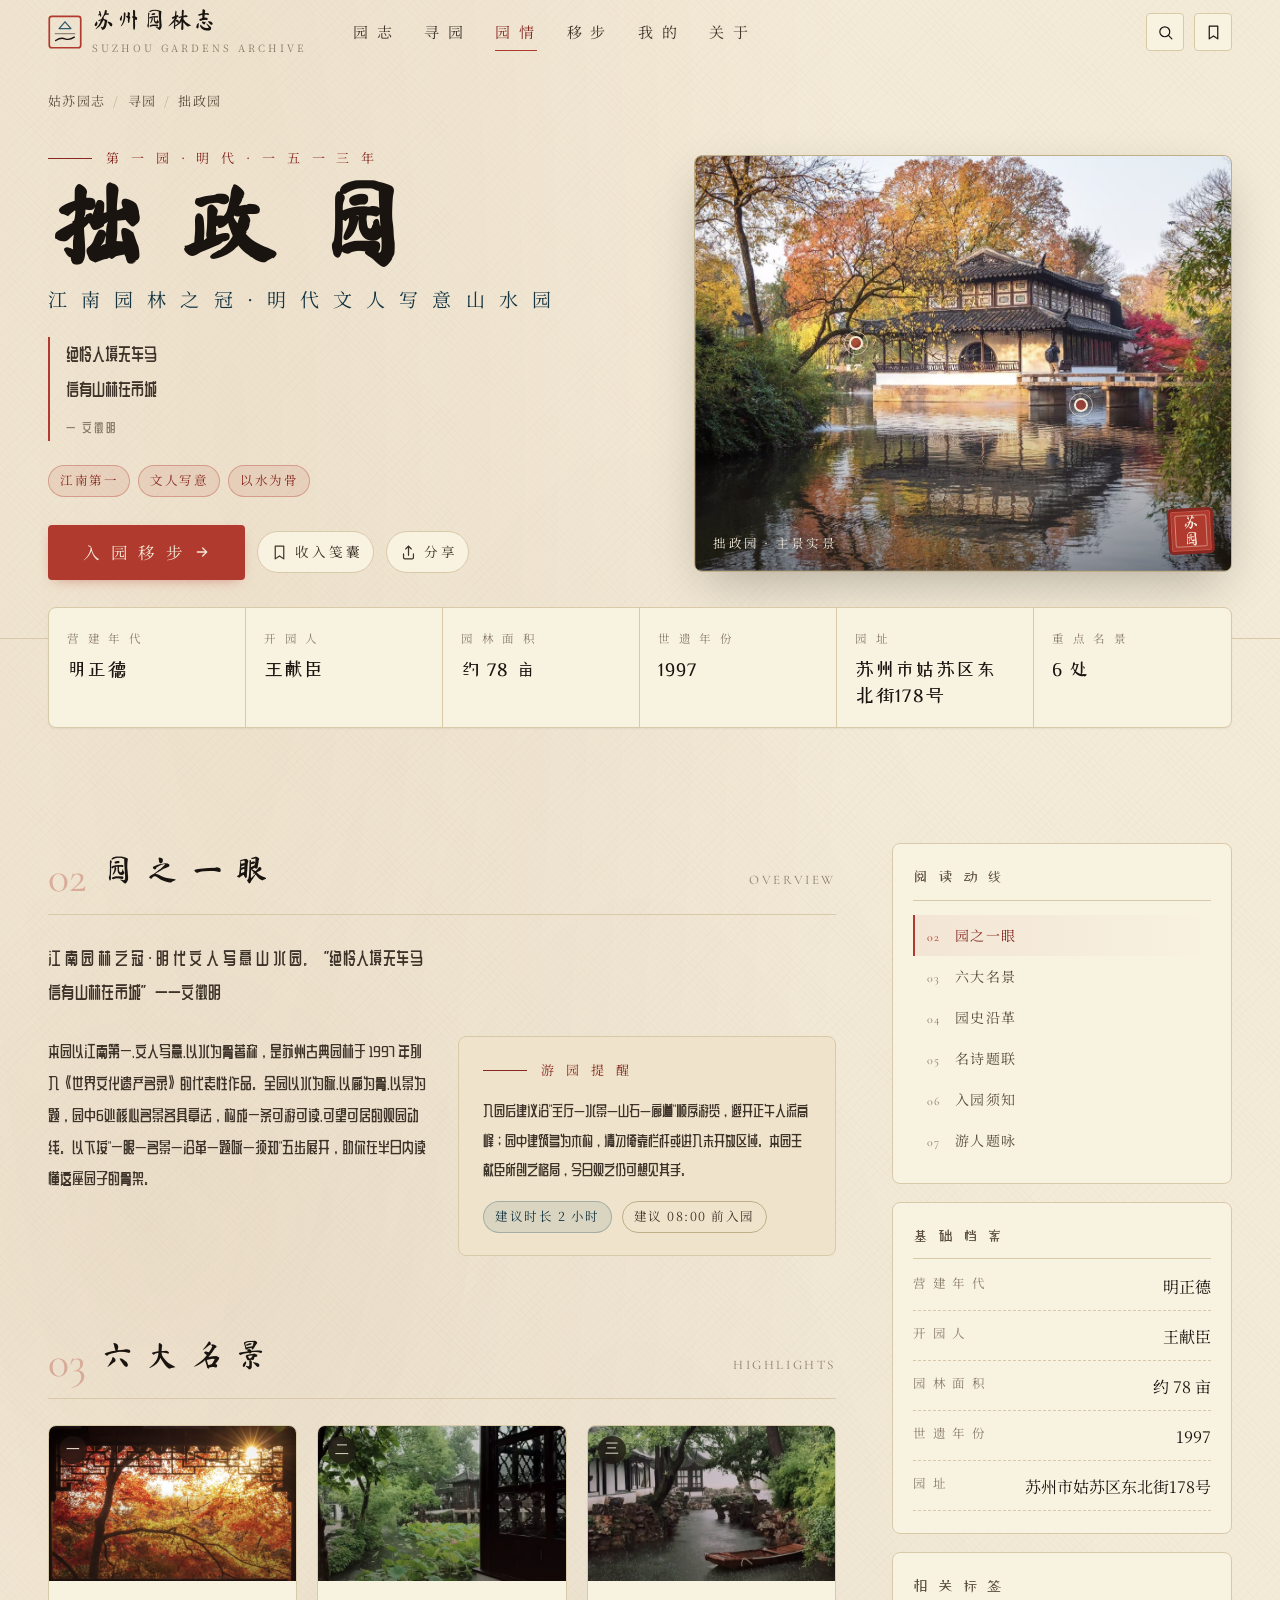
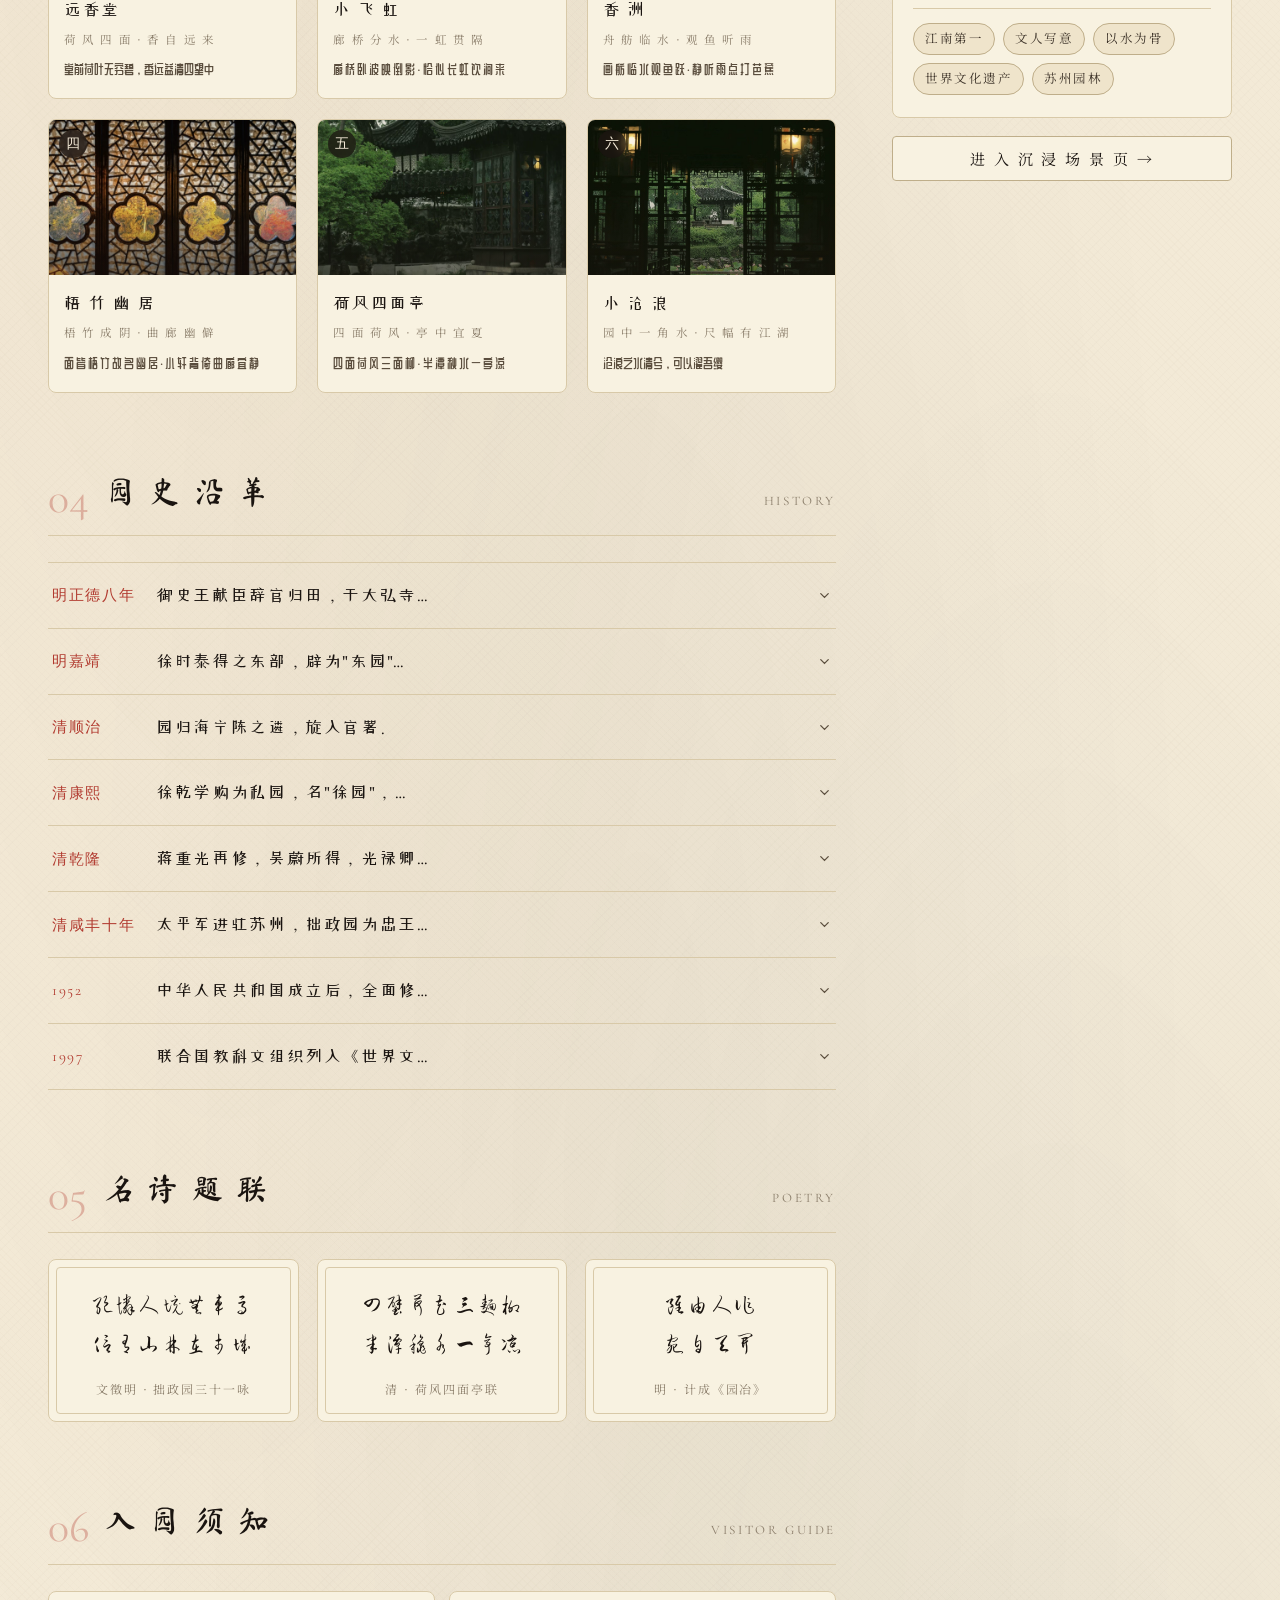
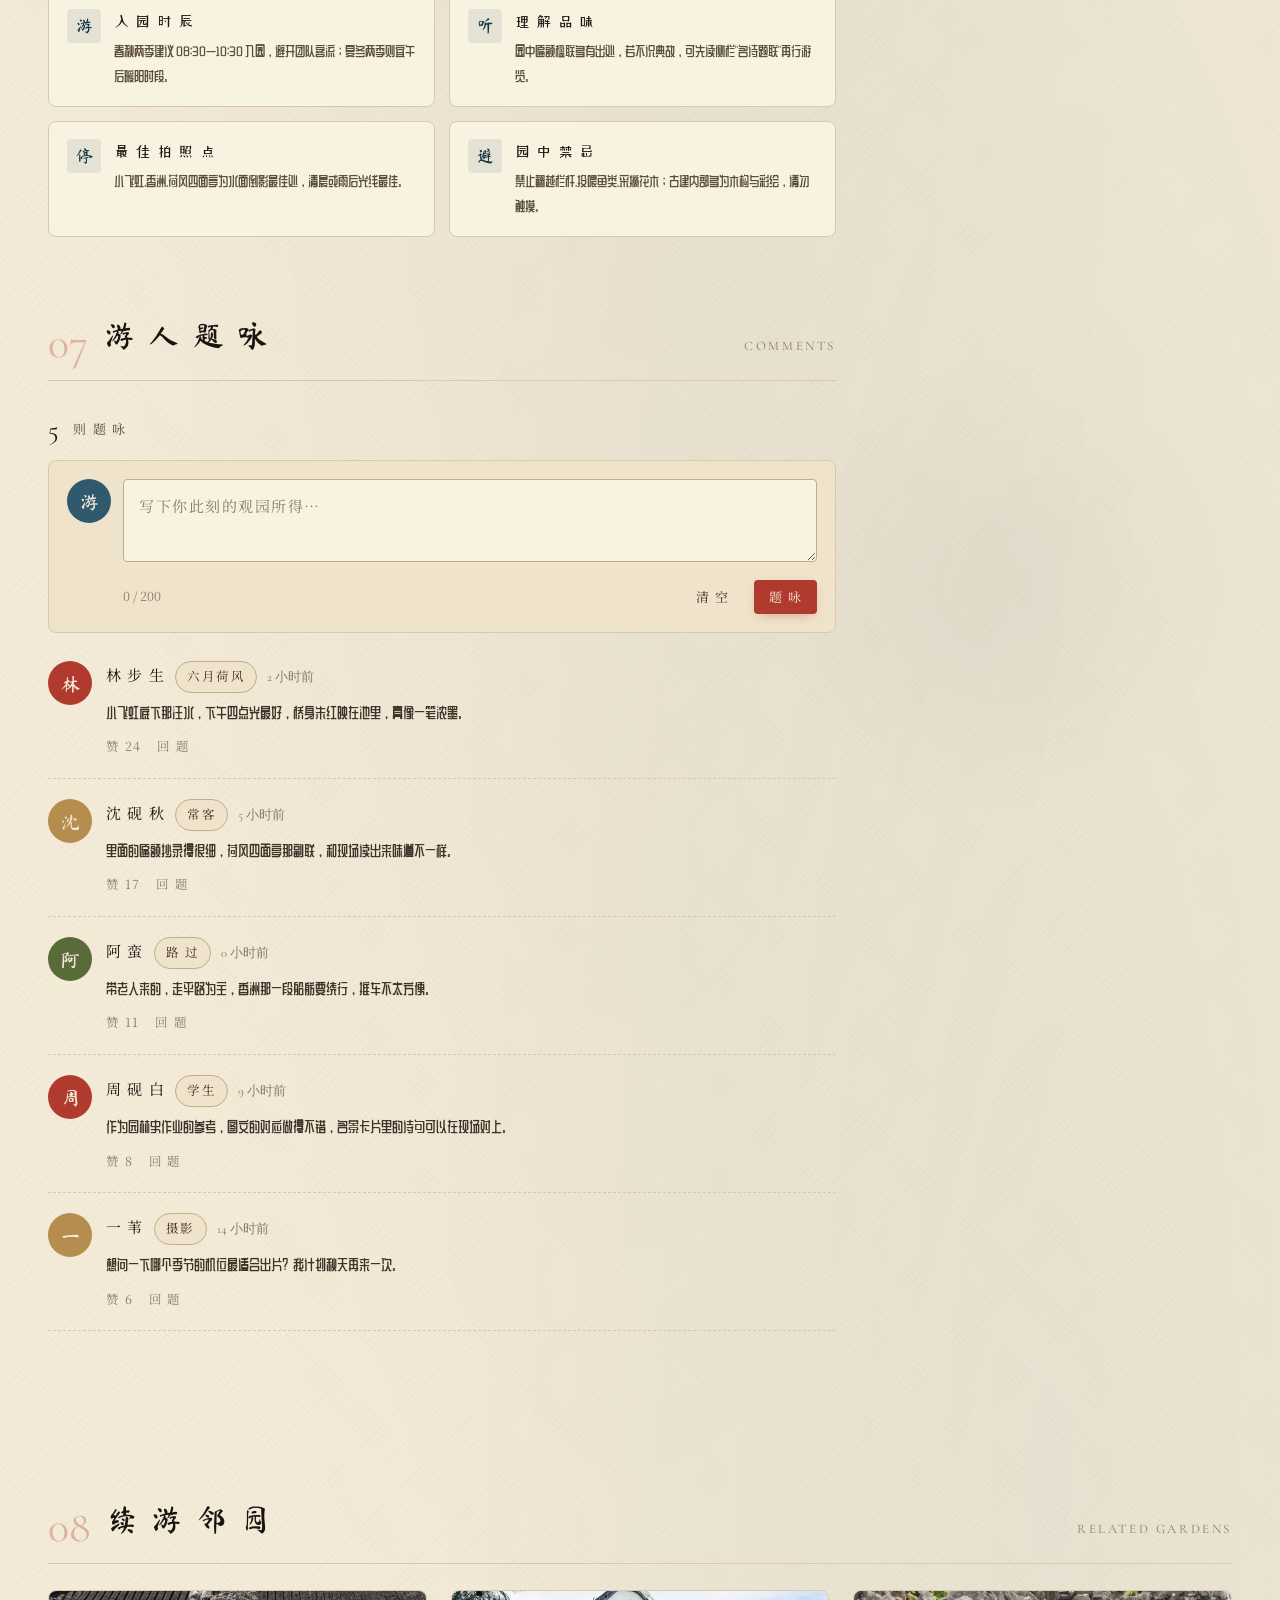
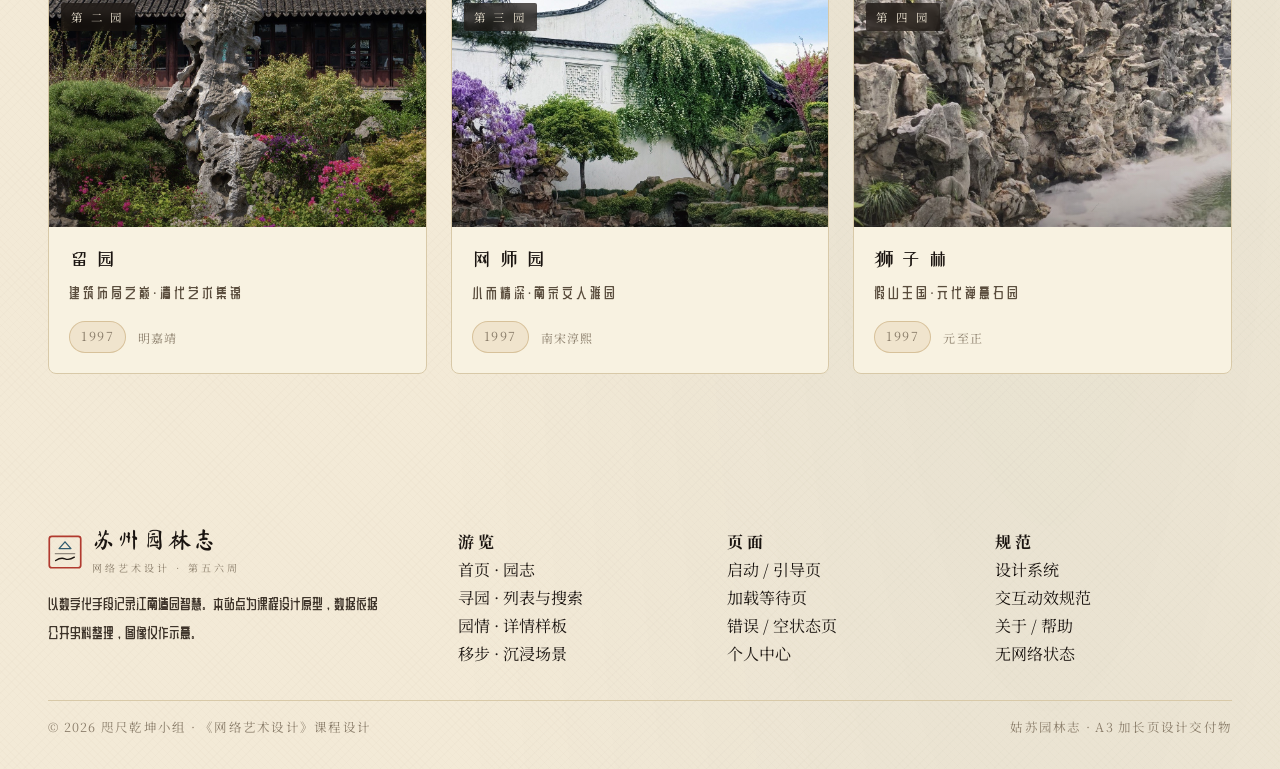
<file: detail.html>
<!DOCTYPE html>
<html lang="zh-CN">
<head>
<meta charset="UTF-8">
<meta name="viewport" content="width=device-width, initial-scale=1.0">
<title>园情 · 苏州园林志</title>
<meta name="description" content="苏州古典园林 · 单园深度详情样板：信息层级、阅读动线与关键交互">
<link rel="preconnect" href="https://fonts.googleapis.com">
<link rel="preconnect" href="https://fonts.gstatic.com" crossorigin>
<link href="https://fonts.googleapis.com/css2?family=Ma+Shan+Zheng&family=ZCOOL+XiaoWei&family=Noto+Serif+SC:wght@200;300;400;500;600;700;900&family=Liu+Jian+Mao+Cao&family=Cormorant+Garamond:ital,wght@0,300;0,400;0,500;1,400&family=ZCOOL+QingKe+HuangYou&display=swap" rel="stylesheet">
<link rel="stylesheet" href="app.css">
<style>
/* ============ 详情页专属版式 ============ */
body.gp-detail{--d-side:340px}
.d-progress{position:fixed;top:0;left:0;height:3px;width:0;z-index:120;background:linear-gradient(90deg,var(--primary),var(--c-gold));transition:width .12s linear}
.d-hero{position:relative;z-index:2;padding:26px 0 58px;border-bottom:1px solid var(--border)}
.d-crumb{margin-bottom:34px}
.d-hero__grid{display:grid;grid-template-columns:minmax(0,1.05fr) minmax(0,.95fr);gap:52px;align-items:center}
.d-hero__title{font-family:var(--f-li);font-size:clamp(52px,7.4vw,104px);line-height:1;letter-spacing:.1em;color:var(--c-ink);margin:6px 0 12px}
.d-hero__alias{font-family:var(--f-kai);font-size:clamp(15px,1.5vw,19px);letter-spacing:.24em;color:var(--accent-deep);margin-bottom:22px}
.d-hero__verse{font-family:var(--f-qkhy);font-size:17px;line-height:2.05;color:var(--text-2);border-left:2px solid var(--c-vermilion);padding-left:16px;margin-bottom:24px}
.d-hero__verse span{display:block;font-size:12.5px;color:var(--text-4);letter-spacing:.18em;margin-top:8px}
.d-hero__tags{display:flex;flex-wrap:wrap;gap:8px;margin-bottom:28px}
.d-hero__acts{display:flex;flex-wrap:wrap;gap:12px;align-items:center}
.d-hero__media{position:relative;border-radius:var(--r-md);overflow:hidden;box-shadow:var(--sh-3);border:1px solid var(--border-strong);aspect-ratio:4/3.1;background:var(--surface-2)}
.d-hero__media img{width:100%;height:100%;object-fit:cover;animation:gpWipe 1.1s var(--ease-move) both}
.d-hero__media::after{content:'';position:absolute;inset:0;background:linear-gradient(180deg,transparent 55%,rgba(26,20,16,.42));pointer-events:none}
.d-hero__stamp{position:absolute;right:18px;bottom:18px;z-index:3}
.d-hero__cap{position:absolute;left:18px;bottom:16px;z-index:3;color:var(--text-inv);font-family:var(--f-kai);font-size:12.5px;letter-spacing:.18em;text-shadow:0 1px 6px rgba(0,0,0,.5)}
.d-hot{position:absolute;width:14px;height:14px;border-radius:50%;border:2px solid var(--text-inv);background:rgba(177,58,47,.7);z-index:4;cursor:pointer;transform:translate(-50%,-50%);animation:gpBreath 2.6s ease-in-out infinite}
.d-hot::after{content:'';position:absolute;inset:-7px;border-radius:50%;border:1px solid rgba(243,234,215,.6);animation:gpBreath 2.6s ease-in-out infinite .35s}
.d-hot:hover{background:var(--primary);transform:translate(-50%,-50%) scale(1.25)}
.d-hot__tip{position:absolute;left:18px;bottom:-42px;white-space:nowrap;background:rgba(26,20,16,.92);color:var(--text-inv);
  font-family:var(--f-kai);font-size:12px;letter-spacing:.12em;padding:5px 11px;border-radius:var(--r-xs);opacity:0;pointer-events:none;transition:opacity var(--t-fast);z-index:5}
.d-hot:hover .d-hot__tip{opacity:1}

/* 基础档案 */
.d-facts{display:grid;grid-template-columns:repeat(6,1fr);gap:0;border:1px solid var(--border);border-radius:var(--r-md);
  background:var(--surface);overflow:hidden;margin-top:-32px;position:relative;z-index:3;box-shadow:var(--sh-1)}
.d-fact{padding:20px 18px;border-right:1px solid var(--border)}
.d-fact:last-child{border-right:0}
.d-fact__k{font-family:var(--f-kai);font-size:11.5px;letter-spacing:.24em;color:var(--text-4);margin-bottom:8px}
.d-fact__v{font-family:var(--f-xw);font-size:19px;letter-spacing:.06em;color:var(--c-ink);line-height:1.35}
.d-fact__v small{font-size:12px;color:var(--text-3);font-family:var(--f-kai);letter-spacing:.1em}

/* 双栏布局 */
.d-layout{display:grid;grid-template-columns:minmax(0,1fr) var(--d-side);gap:56px;align-items:start}
.d-side{position:sticky;top:84px}
.d-side__box{border:1px solid var(--border);background:var(--surface);border-radius:var(--r-md);padding:20px 20px 22px;margin-bottom:18px}
.d-side__title{font-family:var(--f-xw);font-size:14.5px;letter-spacing:.2em;color:var(--text-3);margin-bottom:14px;padding-bottom:10px;border-bottom:1px solid var(--border)}
.d-toc a{display:flex;gap:10px;align-items:baseline;padding:8px 0 8px 12px;border-left:2px solid transparent;
  font-family:var(--f-kai);font-size:14px;color:var(--text-3);letter-spacing:.1em;transition:all var(--t-fast) var(--ease-soft)}
.d-toc a:hover{color:var(--primary);border-left-color:var(--border-strong)}
.d-toc a.is-on{color:var(--primary-deep);border-left-color:var(--primary);background:linear-gradient(90deg,rgba(177,58,47,.07),transparent)}
.d-toc a i{font-family:var(--f-latin);font-style:normal;font-size:12px;color:var(--text-4);width:18px;flex:none}
.d-toc a.is-on i{color:var(--primary)}

/* 章节 */
.d-sec{margin-bottom:72px;scroll-margin-top:96px}
.d-sec__head{display:flex;align-items:flex-end;gap:16px;margin-bottom:26px;padding-bottom:16px;border-bottom:1px solid var(--border)}
.d-sec__no{font-family:var(--f-latin);font-size:44px;line-height:.9;color:var(--c-vermilion);opacity:.32}
.d-sec__t{font-family:var(--f-li);font-size:clamp(24px,2.6vw,31px);letter-spacing:.12em;color:var(--c-ink)}
.d-sec__en{font-family:var(--f-latin);font-size:13px;letter-spacing:.2em;color:var(--text-4);text-transform:uppercase;margin-left:auto;padding-bottom:6px}

/* 名景索引 */
.d-scenes{display:grid;grid-template-columns:repeat(3,1fr);gap:20px}
.d-scene{position:relative;border:1px solid var(--border);border-radius:var(--r-md);overflow:hidden;background:var(--surface);
  transition:transform var(--t-base) var(--ease-move),box-shadow var(--t-base) var(--ease-soft),border-color var(--t-base);cursor:pointer}
.d-scene:hover{transform:translateY(-6px);box-shadow:var(--sh-3);border-color:var(--border-strong)}
.d-scene__media{position:relative;aspect-ratio:16/10;overflow:hidden;background:var(--surface-2)}
.d-scene__media img{width:100%;height:100%;object-fit:cover;transition:transform 1s var(--ease-move)}
.d-scene:hover .d-scene__media img{transform:scale(1.07)}
.d-scene__media::after{content:'';position:absolute;inset:0;background:linear-gradient(180deg,transparent 40%,rgba(26,20,16,.42))}
.d-scene__no{position:absolute;top:10px;left:10px;z-index:2;width:28px;height:28px;border-radius:50%;background:rgba(26,20,16,.72);
  color:var(--text-inv);font-family:var(--f-latin);font-size:14px;display:flex;align-items:center;justify-content:center;backdrop-filter:blur(4px)}
.d-scene__body{padding:14px 15px 16px}
.d-scene__name{font-family:var(--f-xw);font-size:16.5px;letter-spacing:.1em;color:var(--c-ink)}
.d-scene__alias{font-family:var(--f-kai);font-size:11.5px;letter-spacing:.14em;color:var(--text-4);margin-top:5px}
.d-scene__verse{font-family:var(--f-qkhy);font-size:13px;line-height:1.85;color:var(--text-3);margin-top:9px;
  display:-webkit-box;-webkit-line-clamp:2;-webkit-box-orient:vertical;overflow:hidden}

/* 时间轴 */
.d-tl{position:relative;padding-left:26px}
.d-tl::before{content:'';position:absolute;left:6px;top:6px;bottom:6px;width:1px;background:linear-gradient(180deg,var(--c-vermilion),var(--border-strong),transparent)}
.d-tl__item{position:relative;padding-bottom:4px}
.d-tl__item::before{content:'';position:absolute;left:-24px;top:9px;width:9px;height:9px;border-radius:50%;background:var(--bg);border:2px solid var(--c-vermilion)}
.d-tl__era{font-family:var(--f-latin);font-size:15px;color:var(--primary-deep);letter-spacing:.08em}
.d-tl__txt{font-family:var(--f-qkhy);font-size:14.5px;line-height:2;color:var(--text-2);margin:4px 0 18px}

/* 诗笺 */
.d-poems{display:grid;grid-template-columns:repeat(3,1fr);gap:18px}
.d-poem{position:relative;background:var(--surface);border:1px solid var(--border);border-radius:var(--r-md);
  padding:26px 22px 22px;text-align:center;transition:transform var(--t-base) var(--ease-move),box-shadow var(--t-base)}
.d-poem:hover{transform:translateY(-5px);box-shadow:var(--sh-2)}
.d-poem::before{content:'';position:absolute;inset:7px;border:1px solid var(--border);border-radius:var(--r-sm);pointer-events:none}
.d-poem__text{font-family:var(--f-ljmc);font-size:21px;line-height:1.85;color:var(--c-ink);letter-spacing:.06em}
.d-poem__author{font-family:var(--f-kai);font-size:12px;letter-spacing:.16em;color:var(--text-4);margin-top:14px}

/* 须知 */
.d-tips{display:grid;grid-template-columns:repeat(2,1fr);gap:14px}
.d-tip{display:flex;gap:13px;padding:17px 18px;background:var(--surface);border:1px solid var(--border);border-radius:var(--r-md);
  transition:border-color var(--t-fast),transform var(--t-fast) var(--ease-soft)}
.d-tip:hover{border-color:var(--primary);transform:translateX(3px)}
.d-tip__i{width:34px;height:34px;flex:none;border-radius:var(--r-sm);background:rgba(47,90,110,.1);color:var(--accent-deep);
  display:flex;align-items:center;justify-content:center;font-family:var(--f-li);font-size:17px}
.d-tip__t{font-family:var(--f-xw);font-size:15px;letter-spacing:.08em;color:var(--text)}
.d-tip__d{font-family:var(--f-qkhy);font-size:13.5px;line-height:1.85;color:var(--text-3);margin-top:4px}

/* 评论区 */
.d-cmt__head{display:flex;align-items:center;gap:14px;margin-bottom:8px}
.d-cmt__count{font-family:var(--f-latin);font-size:26px;color:var(--c-ink)}
.d-cmt-form{display:flex;gap:12px;padding:18px;background:var(--surface-2);border:1px solid var(--border);border-radius:var(--r-md);margin-bottom:8px}
.d-cmt-form .gp-textarea{min-height:76px;background:var(--surface)}

/* 推荐 */
.d-rec__grid{display:grid;grid-template-columns:repeat(3,1fr);gap:24px}
.d-rec .gp-card__media{aspect-ratio:16/10}

/* 移动端行动条 */
.d-actsbar{position:fixed;left:0;right:0;bottom:0;z-index:100;background:rgba(243,234,215,.95);backdrop-filter:blur(12px);
  border-top:1px solid var(--border);padding:10px var(--safe-x);display:none;gap:10px;align-items:center}
.d-actsbar .gp-btn{flex:1}
.d-actsbar__fav{flex:none;width:46px;padding:0}

/* 标注模式 */
.gp-annot .d-sec{position:relative}
.gp-annot .d-sec::before{
  content:attr(data-anno);position:absolute;left:-4px;top:-6px;z-index:9;
  background:var(--c-vermilion);color:#f3ead7;font-family:var(--f-kai);font-size:11px;letter-spacing:.14em;
  padding:3px 9px;border-radius:2px;box-shadow:var(--sh-1);
}
.gp-annot .d-hero__grid{outline:1px dashed rgba(47,90,110,.55);outline-offset:12px}
.gp-annot .d-sec__head{outline:1px dashed rgba(181,141,78,.7);outline-offset:6px}
.gp-annot .d-side{outline:1px dashed rgba(177,58,47,.55);outline-offset:8px}
.gp-annot .d-anno{display:flex}
.d-anno{display:none;gap:10px;flex-wrap:wrap;margin-bottom:26px}
.d-anno__i{font-family:var(--f-kai);font-size:12px;letter-spacing:.1em;color:var(--accent-deep);background:rgba(47,90,110,.1);
  border:1px solid rgba(47,90,110,.3);border-radius:var(--r-pill);padding:5px 12px}
.gp-anno-toggle{position:fixed;right:20px;bottom:20px;z-index:110;display:none}
body.gp-annot .gp-anno-toggle{display:inline-flex}

/* 响应式 */
@media (max-width:1200px){ .d-facts{grid-template-columns:repeat(3,1fr)} .d-fact:nth-child(3){border-right:0} .d-fact:nth-child(-n+3){border-bottom:1px solid var(--border)} }
@media (max-width:1024px){ .d-layout{grid-template-columns:1fr;gap:38px} .d-side{position:static} .d-hero__grid{grid-template-columns:1fr;gap:32px} }
@media (max-width:768px){
  .d-facts{grid-template-columns:repeat(2,1fr);margin-top:-20px}
  .d-fact{border-bottom:1px solid var(--border);border-right:1px solid var(--border)}
  .d-fact:nth-child(even){border-right:0}
  .d-scenes,.d-poems,.d-tips,.d-rec__grid{grid-template-columns:1fr}
  .d-actsbar{display:flex}
  body{padding-bottom:70px}
  .d-sec{margin-bottom:52px}
  .gp-anno-toggle{bottom:82px}
}
</style>
</head>
<body class="gp-paper gp-detail">
<div class="d-progress" data-gp-progressbar></div>

<header data-gp-nav></header>

<main>
  <!-- ========== 首屏：焦点区 ========== -->
  <section class="d-hero" id="top">
    <div class="gp-wrap">
      <nav class="gp-crumb d-crumb" aria-label="面包屑">
        <a href="index.html">姑苏园志</a><span class="gp-crumb__sep">/</span>
        <a href="explore.html">寻园</a><span class="gp-crumb__sep">/</span>
        <span id="dCrumbCur">园情</span>
      </nav>
      <div class="d-hero__grid">
        <div>
          <div class="gp-eyebrow" id="dEyebrow">第 一 园</div>
          <h1 class="d-hero__title" id="dTitle">拙 政 园</h1>
          <div class="d-hero__alias" id="dAlias">江 南 园 林 之 冠</div>
          <blockquote class="d-hero__verse" id="dVerse"></blockquote>
          <div class="d-hero__tags" id="dTags"></div>
          <div class="d-hero__acts">
            <a class="gp-btn gp-btn--primary gp-btn--lg" href="garden.html" id="dEnterBtn">
              <span>入 园 移 步</span>
              <svg width="16" height="16" viewBox="0 0 24 24" fill="none" stroke="currentColor" stroke-width="1.9" stroke-linecap="round"><path d="M5 12h14M13 6l6 6-6 6"/></svg>
            </a>
            <button class="gp-collect" data-collect>
              <svg class="gp-collect__icon" viewBox="0 0 24 24" fill="none" stroke="currentColor" stroke-width="1.7" stroke-linejoin="round"><path d="M6 3h12v18l-6-4.2L6 21z"/></svg>
              <span>收 入 笺 囊</span>
            </button>
            <button class="gp-share" data-share>
              <svg class="gp-share__icon" viewBox="0 0 24 24" fill="none" stroke="currentColor" stroke-width="1.7" stroke-linecap="round"><path d="M12 3v13M8 7l4-4 4 4M5 14v5a2 2 0 002 2h10a2 2 0 002-2v-5"/></svg>
              <span>分 享</span>
            </button>
          </div>
          <div class="d-anno">
            <span class="d-anno__i">① 首屏焦点：园名 + 副题 + 单一下一行动</span>
            <span class="d-anno__i">② 行动按钮层级：主 / 次 / 次</span>
          </div>
        </div>
        <div>
          <div class="d-hero__media">
            <img id="dHeroImg" src="images/zhuozheng-hero.jpg" alt="主视觉实景">
            <span class="d-hero__cap" id="dHeroCap"></span>
            <div id="dHots"></div>
            <div class="d-hero__stamp"><span class="gp-seal gp-seal--sm" id="dSeal">苏<br>园</span></div>
          </div>
          <div class="d-anno" style="margin-top:16px">
            <span class="d-anno__i">③ 图像热点：点击展开景点说明</span>
            <span class="d-anno__i">④ 落款印章：品牌记忆点</span>
          </div>
        </div>
      </div>
    </div>
  </section>

  <!-- ========== 基础档案 ========== -->
  <section class="gp-section--tight" style="padding-top:0">
    <div class="gp-wrap">
      <div class="d-facts" id="dFacts"></div>
    </div>
  </section>

  <!-- ========== 双栏主体 ========== -->
  <div class="gp-wrap">
    <div class="d-layout" style="padding-top:64px">
      <div class="d-main">
        <!-- 02 摘要 -->
        <section class="d-sec" id="s-lead" data-anno="02 摘要 · 建立第一印象">
          <div class="d-anno"><span class="d-anno__i">导语先行：一句话给出园林气质</span><span class="d-anno__i">读时 30 秒内完成认知</span></div>
          <div class="d-sec__head"><span class="d-sec__no">02</span><span class="d-sec__t">园 之 一 眼</span><span class="d-sec__en">Overview</span></div>
          <p class="gp-lead" id="dLead"></p>
          <div class="gp-grid" style="margin-top:26px">
            <div class="gp-col-6"><div class="gp-body" id="dDesc"></div></div>
            <div class="gp-col-6">
              <div class="gp-card" style="padding:22px 24px;background:var(--surface-2)">
                <div class="gp-eyebrow" style="margin-bottom:14px">游 园 提 醒</div>
                <p class="gp-body" style="font-size:14.5px" id="dTipBox"></p>
                <div style="display:flex;gap:10px;margin-top:16px;flex-wrap:wrap">
                  <span class="gp-tag gp-tag--accent">建议时长 2 小时</span>
                  <span class="gp-tag">建议 08:00 前入园</span>
                </div>
              </div>
            </div>
          </div>
        </section>

        <!-- 03 名景 -->
        <section class="d-sec" id="s-scenes" data-anno="03 名景索引 · 可跳转的视觉目录">
          <div class="d-anno"><span class="d-anno__i">图文混排卡片 · 悬停浮起</span><span class="d-anno__i">点击进入沉浸场景页</span></div>
          <div class="d-sec__head"><span class="d-sec__no">03</span><span class="d-sec__t">六 大 名 景</span><span class="d-sec__en">Highlights</span></div>
          <div class="d-scenes" id="dScenes"></div>
        </section>

        <!-- 04 历史 -->
        <section class="d-sec" id="s-history" data-anno="04 正文 · 折叠面板降噪">
          <div class="d-anno"><span class="d-anno__i">默认折叠：降低首屏信息密度</span><span class="d-anno__i">时间轴纵向节奏</span></div>
          <div class="d-sec__head"><span class="d-sec__no">04</span><span class="d-sec__t">园 史 沿 革</span><span class="d-sec__en">History</span></div>
          <div class="gp-acc" id="dHistory"></div>
        </section>

        <!-- 05 诗 -->
        <section class="d-sec" id="s-poems" data-anno="05 辅助信息 · 诗文题联">
          <div class="d-sec__head"><span class="d-sec__no">05</span><span class="d-sec__t">名 诗 题 联</span><span class="d-sec__en">Poetry</span></div>
          <div class="d-poems" id="dPoems"></div>
        </section>

        <!-- 06 须知 -->
        <section class="d-sec" id="s-tips" data-anno="06 行动指引 · 降低决策成本">
          <div class="d-sec__head"><span class="d-sec__no">06</span><span class="d-sec__t">入 园 须 知</span><span class="d-sec__en">Visitor Guide</span></div>
          <div class="d-tips" id="dTips"></div>
        </section>

        <!-- 07 评论 -->
        <section class="d-sec" id="s-cmt" data-anno="07 评论区 · 情感化互动">
          <div class="d-anno"><span class="d-anno__i">点赞有朱砂粒子反馈</span><span class="d-anno__i">加载态 / 空态见状态页</span></div>
          <div class="d-sec__head"><span class="d-sec__no">07</span><span class="d-sec__t">游 人 题 咏</span><span class="d-sec__en">Comments</span></div>
          <div class="d-cmt__head"><span class="d-cmt__count" id="dCmtCount">0</span><span class="gp-muted" style="font-size:13px;letter-spacing:.14em">则 题 咏</span></div>
          <form class="d-cmt-form" id="dCmtForm">
            <div class="gp-avatar gp-avatar--1" style="background:var(--accent)">游</div>
            <div style="flex:1">
              <textarea class="gp-textarea" id="dCmtInput" placeholder="写下你此刻的观园所得…" maxlength="200"></textarea>
              <div style="display:flex;justify-content:space-between;align-items:center;margin-top:10px;gap:12px;flex-wrap:wrap">
                <span class="gp-help" id="dCmtCount2">0 / 200</span>
                <div style="display:flex;gap:10px">
                  <button type="button" class="gp-btn gp-btn--quiet gp-btn--sm" data-gp-demo="清空">清 空</button>
                  <button type="submit" class="gp-btn gp-btn--primary gp-btn--sm">题 咏</button>
                </div>
              </div>
            </div>
          </form>
          <div id="dCmtList"></div>
        </section>
      </div>

      <!-- 侧栏：目录 + 档案 -->
      <aside class="d-side">
        <div class="d-side__box">
          <div class="d-side__title">阅 读 动 线</div>
          <nav class="d-toc" id="dToc">
            <a href="#s-lead" class="is-on"><i>02</i>园之一眼</a>
            <a href="#s-scenes"><i>03</i>六大名景</a>
            <a href="#s-history"><i>04</i>园史沿革</a>
            <a href="#s-poems"><i>05</i>名诗题联</a>
            <a href="#s-tips"><i>06</i>入园须知</a>
            <a href="#s-cmt"><i>07</i>游人题咏</a>
          </nav>
          <div class="d-anno" style="margin:14px 0 0"><span class="d-anno__i">滚动联动高亮</span></div>
        </div>
        <div class="d-side__box">
          <div class="d-side__title">基 础 档 案</div>
          <div id="dSideFacts" style="display:grid;gap:12px"></div>
          <div class="d-anno" style="margin-top:14px"><span class="d-anno__i">辅助信息常驻侧栏</span></div>
        </div>
        <div class="d-side__box">
          <div class="d-side__title">相 关 标 签</div>
          <div id="dSideTags" style="display:flex;flex-wrap:wrap;gap:8px"></div>
        </div>
        <a class="gp-btn gp-btn--ghost gp-btn--block" href="garden.html" id="dSideEnter">进 入 沉 浸 场 景 页 →</a>
      </aside>
    </div>
  </div>

  <!-- ========== 推荐区 ========== -->
  <section class="gp-section" id="s-rec">
    <div class="gp-wrap">
      <div class="d-sec__head" style="max-width:1320px;margin:0 auto 26px">
        <span class="d-sec__no">08</span><span class="d-sec__t">续 游 邻 园</span><span class="d-sec__en">Related Gardens</span>
      </div>
      <div class="d-rec__grid" id="dRec"></div>
    </div>
  </section>
</main>

<!-- 移动端行动条 -->
<div class="d-actsbar">
  <button class="gp-collect gp-actsbar__fav" data-collect aria-label="收藏">
    <svg class="gp-collect__icon" viewBox="0 0 24 24" fill="none" stroke="currentColor" stroke-width="1.7" stroke-linejoin="round"><path d="M6 3h12v18l-6-4.2L6 21z"/></svg>
  </button>
  <a class="gp-btn gp-btn--primary" href="garden.html">入 园 移 步</a>
</div>

<button class="gp-btn gp-btn--ghost gp-btn--sm gp-anno-toggle" id="annoBtn">设 计 标 注</button>

<footer data-gp-footer></footer>

<script src="illustrations.js"></script>
<script src="gardens-data.js"></script>
<script src="app.js"></script>
<script>
(function(){
  const { GARDENS, GARDEN_ORDER } = window.GP_DATA;
  const params = new URLSearchParams(location.search);
  let id = params.get('id') || 'zhuozheng';
  if (!GARDENS[id]) id = 'zhuozheng';
  const g = GARDENS[id];
  const order = ['zhuozheng','liu','wangshi','shizi','canglang','yi','yipu'];
  const noCN = ['一','二','三','四','五','六','七'];

  /* ---- 顶栏 / 页脚 ---- */
  GP_APP.nav('detail');
  GP_APP.footer();

  document.title = g.name.replace(/\s/g,'') + ' · 园情 · 苏州园林志';

  /* ---- 首屏 ---- */
  const set = (sel, html) => { const n = document.querySelector(sel); if (n) n.innerHTML = html; };
  set('#dCrumbCur', g.name.replace(/\s/g,''));
  set('#dEyebrow', g.eyebrow || ('第 ' + noCN[order.indexOf(id)] + ' 园'));
  set('#dTitle', g.name);
  set('#dAlias', g.alias);
  set('#dVerse', (g.introVerse||'') + '<span>— ' + (g.introAuthor||'') + '</span>');
  set('#dTags', (g.tags||[]).map(t => `<span class="gp-tag gp-tag--primary">${t}</span>`).join(''));
  set('#dHeroCap', g.name.replace(/\s/g,'') + ' · 主景实景');

  const heroImg = document.getElementById('dHeroImg');
  if (heroImg) {
    const key = id + '-hero';
    heroImg.src = 'images/' + key + '.jpg';
    heroImg.onerror = () => { heroImg.src = 'images/card-' + id + '.jpg'; };
  }
  set('#dSeal', '苏<br>园');

  /* 首屏热点（取首个场景的两个热点） */
  const sc0 = (g.scenes && g.scenes[0]) || { hotspots:[] };
  set('#dHots', (sc0.hotspots||[]).map(h =>
    `<span class="d-hot" style="left:${h.x}%;top:${h.y}%"><span class="d-hot__tip">${h.name}</span></span>`).join(''));

  /* ---- 基础档案 ---- */
  const facts = [
    ['营 建 年 代', g.era || '—'],
    ['开 园 人', g.founder || '—'],
    ['园 林 面 积', g.area || '—'],
    ['世 遗 年 份', g.unesco || '—'],
    ['园 址', g.location || '—'],
    ['重 点 名 景', (g.scenes||[]).length + ' 处']
  ];
  set('#dFacts', facts.map(f =>
    `<div class="d-fact"><div class="d-fact__k">${f[0]}</div><div class="d-fact__v">${f[1]}</div></div>`).join(''));
  set('#dSideFacts', facts.slice(0,5).map(f =>
    `<div style="display:flex;justify-content:space-between;gap:10px;border-bottom:1px dashed var(--border);padding-bottom:9px">
      <span style="font-family:var(--f-kai);font-size:12.5px;letter-spacing:.14em;color:var(--text-4)">${f[0]}</span>
      <span style="font-family:var(--f-qw,var(--f-kai);font-size:13.5px;color:var(--text)">${f[1]}</span></div>`).join(''));
  set('#dSideTags', (g.tags||[]).concat(['世界文化遗产','苏州园林']).map(t => `<span class="gp-tag">${t}</span>`).join(''));

  /* ---- 摘要 ---- */
  const lead = g.alias.replace(/\s/g,' ') + '。' + (g.introVerse ? '“' + g.introVerse + '”——' + (g.introAuthor||'') : '');
  set('#dLead', lead);
  set('#dDesc', '本园以' + (g.tags||[]).join('、') + '著称，是苏州古典园林' +
    (g.unesco ? '于 ' + g.unesco + ' 年列入《世界文化遗产名录》' : '') +
    '的代表性作品。全园以水为脉、以廊为骨、以景为题，' +
    '园中' + (g.scenes||[]).length + '处核心名景各具章法，构成一条可游可读、可望可居的观园动线。' +
    '以下按"一眼—名景—沿革—题咏—须知"五步展开，助你在半日内读懂这座园子的骨架。');
  set('#dTipBox', '入园后建议沿"主厅—水景—山石—廊道"顺序游览，避开正午人流高峰；园中建筑多为木构，请勿倚靠栏杆或进入未开放区域。' +
    (g.founder ? '本园' + g.founder + '所创之格局，今日观之仍可想见其手。' : ''));

  /* ---- 名景 ---- */
  set('#dScenes', (g.scenes||[]).map((s,i) => `
    <a class="d-scene" href="garden.html?id=${id}">
      <div class="d-scene__media">
        <img src="images/${id}-scene-${i}.jpg" alt="${s.name.replace(/\s/g,'')}" loading="lazy"
             onerror="this.src='images/card-${id}.jpg'">
        <span class="d-scene__no">${noCN[i]}</span>
      </div>
      <div class="d-scene__body">
        <div class="d-scene__name">${s.name}</div>
        <div class="d-scene__alias">${s.alias||''}</div>
        <div class="d-scene__verse">${(s.verse||'').replace(/<br>/g,'')}</div>
      </div>
    </a>`).join(''));

  /* ---- 沿革（折叠面板） ---- */
  set('#dHistory', (g.history||[]).map((h,i) => `
    <div class="gp-acc__item">
      <button class="gp-acc__head" aria-expanded="false">
        <span style="font-family:var(--f-latin);font-size:15px;color:var(--c-vermilion);width:92px;flex:none">${h.era}</span>
        <span style="flex:1">${h.event.slice(0,14)}${h.event.length>14?'…':''}</span>
        <svg class="gp-acc__arrow" viewBox="0 0 24 24" fill="none" stroke="currentColor" stroke-width="2" stroke-linecap="round"><path d="M6 9l6 6 6-6"/></svg>
      </button>
      <div class="gp-acc__panel"><div class="gp-acc__inner">
        <div class="d-tl"><div class="d-tl__item">
          <div class="d-tl__era">${h.era}</div>
          <div class="d-tl__txt" style="margin-bottom:0">${h.event}</div>
        </div></div>
      </div></div>
    </div>`).join(''));

  /* ---- 诗 ---- */
  set('#dPoems', (g.poems||[]).map(p => `
    <div class="d-poem">
      <div class="d-poem__text">${(p.text||'').replace(/<br>/g,'<br>')}</div>
      <div class="d-poem__author">${p.author||''}</div>
    </div>`).join(''));

  /* ---- 须知 ---- */
  const TIPS = [
    ['游','入 园 时 辰','春秋两季建议 08:30—10:30 入园，避开团队客流；夏冬两季则宜午后暖阳时段。'],
    ['听','理 解 品 味','园中匾额楹联多有出处，若不识典故，可先读侧栏"名诗题联"再行游览。'],
    ['停','最 佳 拍 照 点','小飞虹、香洲、荷风四面亭为水面倒影最佳处，清晨或雨后光线最佳。'],
    ['避','园 中 禁 忌','禁止翻越栏杆、投喂鱼类、采摘花木；古建内部多为木构与彩绘，请勿触摸。']
  ];
  set('#dTips', TIPS.map(t => `
    <div class="d-tip">
      <span class="d-tip__i">${t[0]}</span>
      <div><div class="d-tip__t">${t[1]}</div><div class="d-tip__d">${t[2]}</div></div>
    </div>`).join(''));

  /* ---- 推荐 ---- */
  const recIds = GARDEN_ORDER.filter(x => x !== id).slice(0,3);
  set('#dRec', recIds.map(rid => {
    const r = GARDENS[rid];
    return `<a class="gp-card gp-card--hover" href="detail.html?id=${rid}">
      <div class="gp-card__media" style="aspect-ratio:16/10">
        <img src="images/${rid}-hero.jpg" alt="${r.name.replace(/\s/g,'')}" loading="lazy" onerror="this.src='images/card-${rid}.jpg'">
        <span class="gp-card__ribbon">${(r.eyebrow||'').split('·')[0].trim()}</span>
      </div>
      <div class="gp-card__body">
        <div class="gp-card__title">${r.name}</div>
        <div class="gp-card__desc">${r.alias}</div>
        <div class="gp-card__meta"><span class="gp-tag gp-tag--gold">${r.unesco||''}</span><span>${r.era||''}</span></div>
      </div></a>`;
  }).join(''));

  /* ---- 评论区 ---- */
  const COMMENTS = [
    { n:'林 步 生', a:'六月荷风', t:'小飞虹底下那汪水，下午四点光最好，桥身朱红映在池里，真像一笔浓墨。', l:24, h:2 },
    { n:'沈 砚 秋', a:'常客', t:'里面的匾额抄录得很细，荷风四面亭那副联，和现场读出来味道不一样。', l:17, h:5 },
    { n:'阿 蛮', a:'路 过', t:'带老人来的，走平路为主，香洲那一段船舫要绕行，推车不太方便。', l:11, h:0 },
    { n:'周 砚 白', a:'学生', t:'作为园林史作业的参考，图文的对应做得不错，名景卡片里的诗句可以在现场对上。', l:8, h:9 },
    { n:'一 苇', a:'摄影', t:'想问一下哪个季节的机位最适合出片？我计划秋天再来一次。', l:6, h:14 }
  ];
  function renderComments(list){
    set('#dCmtCount', list.length);
    set('#dCmtList', list.map((c,i) => `
      <div class="gp-comment">
        <div class="gp-avatar gp-avatar--${(i%3)+1}">${c.n.replace(/\s/g,'').charAt(0)}</div>
        <div style="flex:1;min-width:0">
          <div class="gp-comment__head">
            <span class="gp-comment__name">${c.n}</span>
            <span class="gp-tag">${c.a}</span>
            <span class="gp-comment__time">${c.h} 小时前</span>
          </div>
          <div class="gp-comment__text">${c.t}</div>
          <div class="gp-comment__acts">
            <button class="gp-comment__act" data-like><span>赞 </span><span data-like-count>${c.l}</span></button>
            <button class="gp-comment__act" data-reply>回 题</button>
          </div>
        </div>
      </div>`).join(''));
    GP_APP.bindSocial(document.getElementById('dCmtList'));
  }
  renderComments(COMMENTS);

  const form = document.getElementById('dCmtForm');
  const input = document.getElementById('dCmtInput');
  const cnt2 = document.getElementById('dCmtCount2');
  input.addEventListener('input', () => { cnt2.textContent = input.value.length + ' / 200'; });
  form.addEventListener('submit', (e) => {
    e.preventDefault();
    const v = input.value.trim();
    if (!v) { input.classList.add('is-error'); GP_APP.toast('请先写下你的观园所得', 'err'); setTimeout(()=>input.classList.remove('is-error'),1400); return; }
    COMMENTS.unshift({ n:'我', a:'新 题', t:v, l:0, h:0 });
    renderComments(COMMENTS);
    input.value = ''; cnt2.textContent = '0 / 200';
    GP_APP.toast('题咏已上卷首', 'ok');
    document.getElementById('s-cmt').scrollIntoView({ behavior:'smooth', block:'start' });
  });
  document.querySelector('[data-gp-demo="清空"]').addEventListener('click', () => { input.value=''; cnt2.textContent='0 / 200'; input.focus(); });

  /* ---- 目录联动 + 进度条 ---- */
  const secs = Array.from(document.querySelectorAll('.d-sec'));
  const tocLinks = Array.from(document.querySelectorAll('#dToc a'));
  const bar = document.querySelector('[data-gp-progressbar]');
  const onScroll = () => {
    const h = document.documentElement.scrollHeight - window.innerHeight;
    if (bar) bar.style.width = (h > 0 ? (window.scrollY / h * 100) : 0) + '%';
    let cur = secs[0];
    secs.forEach(s => { if (s.getBoundingClientRect().top <= 160) cur = s; });
    tocLinks.forEach(a => a.classList.toggle('is-on', a.getAttribute('href') === '#' + cur.id));
  };
  window.addEventListener('scroll', onScroll, { passive:true });
  onScroll();

  /* ---- 标注模式 ---- */
  const annoBtn = document.getElementById('annoBtn');
  annoBtn.addEventListener('click', () => {
    document.body.classList.toggle('gp-annot');
    annoBtn.textContent = document.body.classList.contains('gp-annot') ? '关 闭 标 注' : '设 计 标 注';
  });

  /* ---- 收藏持久化 ---- */
  const KEY = 'gp_fav_' + id;
  const favBtns = document.querySelectorAll('[data-collect]');
  if (localStorage.getItem(KEY) === '1') {
    favBtns.forEach(b => { b.classList.add('is-on'); const i = b.querySelector('.gp-collect__icon'); if (i) i.style.fill='currentColor'; });
  }
  favBtns.forEach(b => b.addEventListener('click', () => {
    setTimeout(() => {
      const on = b.classList.contains('is-on');
      favBtns.forEach(x => { x.classList.toggle('is-on', on); const i = x.querySelector('.gp-collect__icon'); if (i) i.style.fill = on ? 'currentColor' : 'none'; });
      localStorage.setItem(KEY, on ? '1' : '0');
    }, 0);
  }));

  /* ---- 重新绑定折叠/社交 ---- */
  GP_APP.accordion(document.getElementById('dHistory'));
  GP_APP.reveal();
})();
</script>
</body>
</html>
</file>
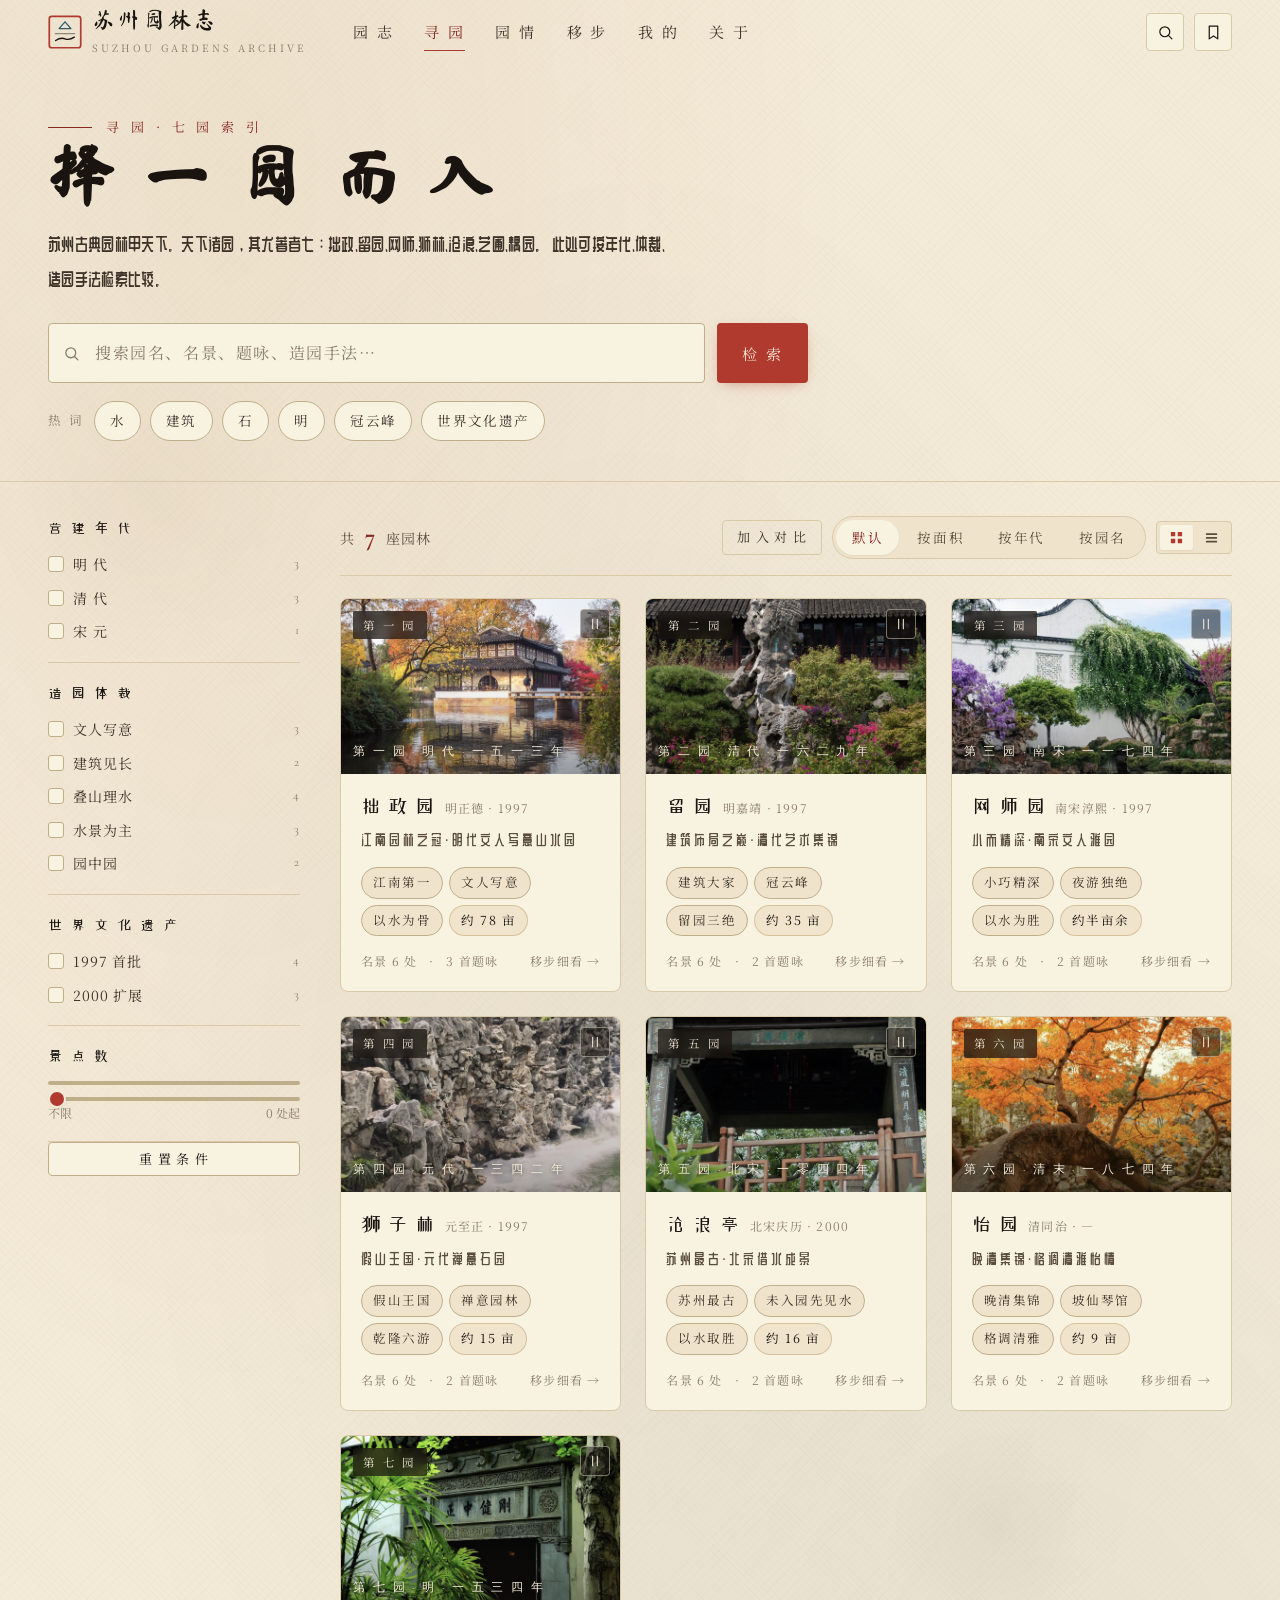
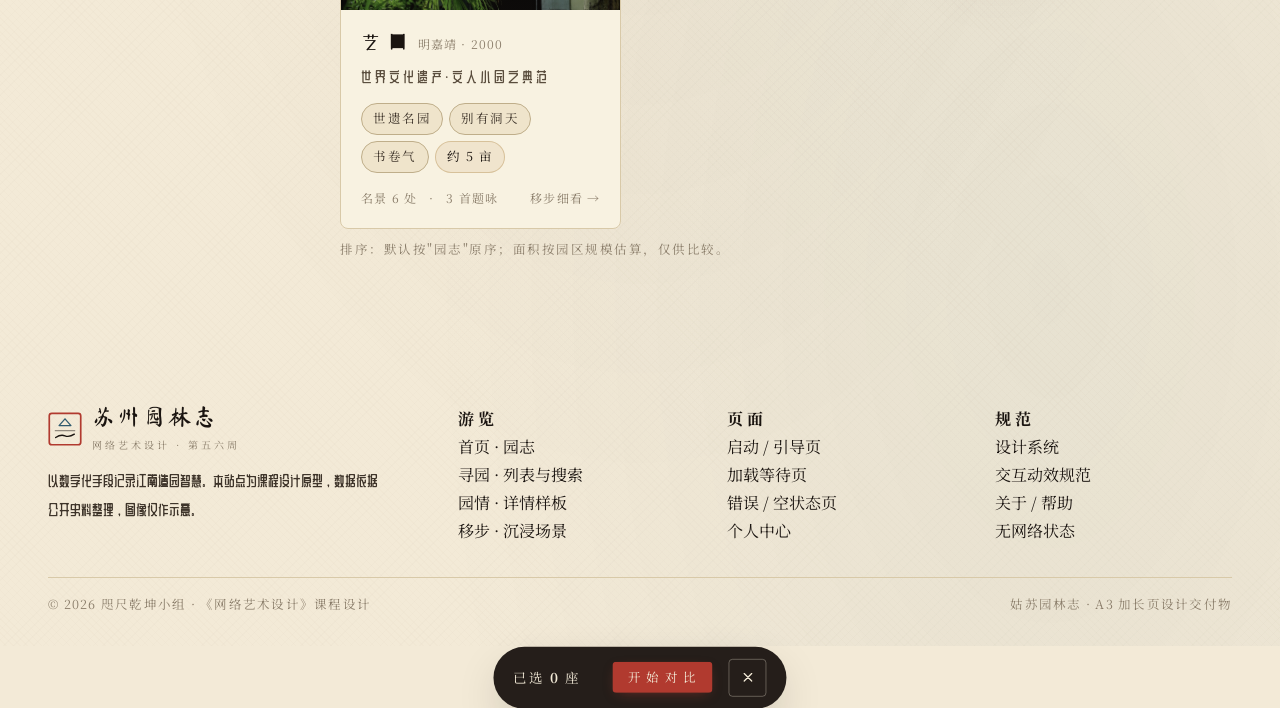
<file: explore.html>
<!DOCTYPE html>
<html lang="zh-CN">
<head>
<meta charset="UTF-8">
<meta name="viewport" content="width=device-width, initial-scale=1.0">
<title>寻园 · 苏州园林志</title>
<meta name="description" content="七座苏州古典园林的检索、筛选与对比 · 列表页与搜索结果页">
<link rel="preconnect" href="https://fonts.googleapis.com">
<link rel="preconnect" href="https://fonts.gstatic.com" crossorigin>
<link href="https://fonts.googleapis.com/css2?family=Ma+Shan+Zheng&family=ZCOOL+XiaoWei&family=Noto+Serif+SC:wght@200;300;400;500;600;700;900&family=Liu+Jian+Mao+Cao&family=Cormorant+Garamond:ital,wght@0,300;0,400;0,500;1,400&family=ZCOOL+QingKe+HuangYou&display=swap" rel="stylesheet">
<link rel="stylesheet" href="app.css">
<style>
.e-hero{position:relative;z-index:2;padding:52px 0 40px;border-bottom:1px solid var(--border)}
.e-hero__t{font-family:var(--f-li);font-size:clamp(40px,5.4vw,66px);letter-spacing:.12em;line-height:1.1}
.e-searchbar{display:flex;gap:12px;margin-top:26px;max-width:760px}
.e-searchbar .gp-search{flex:1}
.e-searchbar .gp-search input{padding:15px 18px 15px 46px;font-size:16px;border-width:1.5px}
.e-quick{display:flex;flex-wrap:wrap;gap:9px;margin-top:18px;align-items:center}
.e-quick__lbl{font-family:var(--f-kai);font-size:12.5px;letter-spacing:.2em;color:var(--text-4)}
.e-body{padding:34px 0 80px}
.e-layout{display:grid;grid-template-columns:252px minmax(0,1fr);gap:40px;align-items:start}
.e-filter{position:sticky;top:84px}
.e-filter__grp{padding:18px 0;border-bottom:1px solid var(--border)}
.e-filter__grp:first-child{padding-top:0}
.e-filter__t{font-family:var(--f-xw);font-size:14px;letter-spacing:.18em;color:var(--text);margin-bottom:12px}
.e-filter__list{display:flex;flex-direction:column;gap:9px}
.e-check{display:flex;align-items:center;gap:9px;cursor:pointer;font-family:var(--f-kai);font-size:14px;color:var(--text-2);letter-spacing:.06em;transition:color var(--t-fast)}
.e-check:hover{color:var(--primary)}
.e-check input{appearance:none;width:16px;height:16px;border:1.5px solid var(--border-strong);border-radius:3px;background:var(--surface);cursor:pointer;position:relative;flex:none;transition:all var(--t-fast)}
.e-check input:checked{background:var(--primary);border-color:var(--primary)}
.e-check input:checked::after{content:'';position:absolute;left:4.5px;top:1px;width:4px;height:8px;border:solid #f3ead7;border-width:0 1.8px 1.8px 0;transform:rotate(42deg)}
.e-check__n{margin-left:auto;font-family:var(--f-latin);font-size:12.5px;color:var(--text-4)}
.e-toolbar{display:flex;align-items:center;gap:16px;flex-wrap:wrap;margin-bottom:22px;padding-bottom:16px;border-bottom:1px solid var(--border)}
.e-count{font-family:var(--f-kai);font-size:14px;color:var(--text-3);letter-spacing:.1em}
.e-count b{font-family:var(--f-latin);font-size:24px;color:var(--primary-deep);margin:0 4px}
.e-toolbar__right{margin-left:auto;display:flex;align-items:center;gap:10px}
.e-cards{display:grid;grid-template-columns:repeat(3,1fr);gap:24px}
.e-card__badges{position:absolute;top:10px;right:10px;display:flex;gap:6px;z-index:3}
.e-card__idx{position:absolute;left:12px;bottom:12px;z-index:3;color:var(--text-inv);font-family:var(--f-latin);font-size:12px;letter-spacing:.2em;text-shadow:0 1px 5px rgba(0,0,0,.6)}
.e-viewtoggle{display:flex;gap:2px;padding:3px;background:var(--surface-2);border:1px solid var(--border);border-radius:var(--r-sm)}
.e-viewtoggle button{border:0;background:transparent;cursor:pointer;padding:5px 9px;border-radius:3px;color:var(--text-3);display:flex}
.e-viewtoggle button.is-on{background:var(--surface);color:var(--primary);box-shadow:var(--sh-1)}
.e-cards.is-list{grid-template-columns:1fr}
.e-cards.is-list .gp-card{display:flex}
.e-cards.is-list .gp-card__media{width:260px;flex:none;aspect-ratio:auto;min-height:170px}
.e-cards.is-list .gp-card__desc{-webkit-line-clamp:2;display:-webkit-box;-webkit-box-orient:vertical;overflow:hidden}
.e-skeleton{display:grid;grid-template-columns:repeat(3,1fr);gap:24px}
.e-empty{display:none}
.e-empty.is-show{display:block}
.e-hint{font-family:var(--f-kai);font-size:12.5px;color:var(--text-4);letter-spacing:.12em;margin-top:10px}
.e-cmp{position:fixed;left:50%;bottom:24px;transform:translate(-50%,140%);z-index:110;display:flex;align-items:center;gap:16px;
  background:rgba(26,20,16,.95);color:var(--text-inv);padding:12px 20px;border-radius:var(--r-pill);box-shadow:var(--sh-3);
  transition:transform var(--t-slow) var(--ease-move)}
.e-cmp.is-show{transform:translate(-50%,0)}
.e-cmp__t{font-family:var(--f-kai);font-size:13.5px;letter-spacing:.14em}
.e-cmp__list{display:flex;gap:8px}
.e-cmp__item{display:flex;align-items:center;gap:6px;background:rgba(243,234,215,.14);border-radius:var(--r-pill);padding:4px 10px;font-family:var(--f-kai);font-size:12.5px}
.e-cmp__item button{border:0;background:transparent;color:inherit;cursor:pointer;opacity:.6;padding:0 0 0 2px}
.e-cmp__item button:hover{opacity:1}
.e-cmp .gp-btn{padding:6px 14px;font-size:12.5px}
@media (max-width:1200px){ .e-cards,.e-skeleton{grid-template-columns:repeat(2,1fr)} }
@media (max-width:1024px){ .e-layout{grid-template-columns:1fr} .e-filter{position:static} .e-filter__inner{display:grid;grid-template-columns:repeat(2,1fr);gap:0 24px} }
@media (max-width:768px){
  .e-cards,.e-skeleton{grid-template-columns:1fr}
  .e-cards.is-list .gp-card{flex-direction:column}
  .e-cards.is-list .gp-card__media{width:100%;min-height:0;aspect-ratio:16/10}
  .e-searchbar{flex-direction:column}
  .e-filter__inner{grid-template-columns:1fr}
}
</style>
</head>
<body class="gp-paper">
<header data-gp-nav></header>

<main>
  <section class="e-hero">
    <div class="gp-wrap">
      <div class="gp-eyebrow">寻 园 · 七 园 索 引</div>
      <h1 class="e-hero__t">择 一 园 而 入</h1>
      <p class="gp-lead" style="max-width:620px;margin-top:16px">
        苏州古典园林甲天下。天下诸园，其尤著者七：拙政、留园、网师、狮林、沧浪、艺圃、耦园。
        此处可按年代、体裁、造园手法检索比较。
      </p>
      <div class="e-searchbar">
        <div class="gp-search" id="eSearchWrap">
          <svg class="gp-search__icon" viewBox="0 0 24 24" fill="none" stroke="currentColor" stroke-width="1.8" stroke-linecap="round"><circle cx="11" cy="11" r="7"/><path d="M16.5 16.5L21 21"/></svg>
          <input class="gp-input" id="eQ" type="search" placeholder="搜索园名、名景、题咏、造园手法…" autocomplete="off">
          <button class="gp-search__clear" id="eClear" aria-label="清空">
            <svg viewBox="0 0 24 24" width="14" height="14" fill="none" stroke="currentColor" stroke-width="2" stroke-linecap="round"><path d="M6 6l12 12M18 6L6 18"/></svg>
          </button>
        </div>
        <button class="gp-btn gp-btn--primary" id="eSearchBtn">检 索</button>
      </div>
      <div class="e-quick">
        <span class="e-quick__lbl">热 词</span>
        <button class="gp-chip" data-q="水">水</button>
        <button class="gp-chip" data-q="建筑">建筑</button>
        <button class="gp-chip" data-q="石">石</button>
        <button class="gp-chip" data-q="明">明</button>
        <button class="gp-chip" data-q="冠云峰">冠云峰</button>
        <button class="gp-chip" data-q="世界文化遗产">世界文化遗产</button>
      </div>
    </div>
  </section>

  <section class="e-body">
    <div class="gp-wrap">
      <div class="e-layout">
        <!-- 筛选侧栏 -->
        <aside class="e-filter">
          <div class="e-filter__inner">
            <div class="e-filter__grp">
              <div class="e-filter__t">营 建 年 代</div>
              <div class="e-filter__list" id="fEra">
                <label class="e-check"><input type="checkbox" value="明">明 代 <span class="e-check__n">3</span></label>
                <label class="e-check"><input type="checkbox" value="清">清 代 <span class="e-check__n">3</span></label>
                <label class="e-check"><input type="checkbox" value="宋">宋 元 <span class="e-check__n">1</span></label>
              </div>
            </div>
            <div class="e-filter__grp">
              <div class="e-filter__t">造 园 体 裁</div>
              <div class="e-filter__list" id="fTag">
                <label class="e-check"><input type="checkbox" value="文人写意">文人写意 <span class="e-check__n">3</span></label>
                <label class="e-check"><input type="checkbox" value="建筑">建筑见长 <span class="e-check__n">2</span></label>
                <label class="e-check"><input type="checkbox" value="石">叠山理水 <span class="e-check__n">4</span></label>
                <label class="e-check"><input type="checkbox" value="水">水景为主 <span class="e-check__n">3</span></label>
                <label class="e-check"><input type="checkbox" value="园中园">园中园 <span class="e-check__n">2</span></label>
              </div>
            </div>
            <div class="e-filter__grp">
              <div class="e-filter__t">世 界 文 化 遗 产</div>
              <div class="e-filter__list" id="fUnesco">
                <label class="e-check"><input type="checkbox" value="1997">1997 首批 <span class="e-check__n">4</span></label>
                <label class="e-check"><input type="checkbox" value="2000">2000 扩展 <span class="e-check__n">3</span></label>
              </div>
            </div>
            <div class="e-filter__grp">
              <div class="e-filter__t">景 点 数</div>
              <div class="e-filter__list">
                <label class="gp-range" style="display:block">
                  <input class="gp-range" type="range" id="fScene" min="0" max="6" value="0">
                </label>
                <div style="display:flex;justify-content:space-between;font-family:var(--f-kai);font-size:12px;color:var(--text-4);margin-top:8px">
                  <span>不限</span><span id="fSceneV">0 处起</span>
                </div>
              </div>
            </div>
            <button class="gp-btn gp-btn--ghost gp-btn--block gp-btn--sm" id="eReset">重 置 条 件</button>
          </div>
        </aside>

        <!-- 结果区 -->
        <div>
          <div class="e-toolbar">
            <span class="e-count">共 <b id="eCount">7</b> 座园林</span>
            <div class="e-toolbar__right">
              <button class="gp-btn gp-btn--quiet gp-btn--sm" id="eCmpBtn" style="border:1px solid var(--border)">加 入 对 比</button>
              <div class="gp-seg" id="eSort">
                <button class="is-on" data-sort="default">默认</button>
                <button data-sort="area">按面积</button>
                <button data-sort="era">按年代</button>
                <button data-sort="name">按园名</button>
              </div>
              <div class="e-viewtoggle">
                <button class="is-on" data-view="grid" aria-label="网格视图">
                  <svg viewBox="0 0 24 24" width="15" height="15" fill="currentColor"><rect x="3" y="3" width="7" height="7" rx="1"/><rect x="14" y="3" width="7" height="7" rx="1"/><rect x="3" y="14" width="7" height="7" rx="1"/><rect x="14" y="14" width="7" height="7" rx="1"/></svg>
                </button>
                <button data-view="list" aria-label="列表视图">
                  <svg viewBox="0 0 24 24" width="15" height="15" fill="currentColor"><rect x="3" y="5" width="18" height="3" rx="1"/><rect x="3" y="11" width="18" height="3" rx="1"/><rect x="3" y="17" width="18" height="3" rx="1"/></svg>
                </button>
              </div>
            </div>
          </div>

          <div class="e-skeleton" id="eSkeleton" hidden>
            <div class="gp-card"><div class="gp-sk gp-sk--media"></div><div class="gp-card__body"><div class="gp-sk gp-sk--title"></div><div class="gp-sk gp-sk--line"></div><div class="gp-sk gp-sk--line" style="width:70%"></div></div></div>
            <div class="gp-card"><div class="gp-sk gp-sk--media"></div><div class="gp-card__body"><div class="gp-sk gp-sk--title"></div><div class="gp-sk gp-sk--line"></div><div class="gp-sk gp-sk--line" style="width:70%"></div></div></div>
            <div class="gp-card"><div class="gp-sk gp-sk--media"></div><div class="gp-card__body"><div class="gp-sk gp-sk--title"></div><div class="gp-sk gp-sk--line"></div><div class="gp-sk gp-sk--line" style="width:70%"></div></div></div>
          </div>

          <div class="e-cards" id="eCards"></div>

          <!-- 空状态 -->
          <div class="e-empty" id="eEmpty">
            <div class="gp-state">
              <svg class="gp-state__art" viewBox="0 0 120 120" fill="none" xmlns="http://www.w3.org/2000/svg">
                <circle cx="60" cy="60" r="42" stroke="#bfae8a" stroke-width="1.5" stroke-dasharray="5 6"/>
                <path d="M42 46h36v30H42z" stroke="#8a7d6a" stroke-width="1.6"/>
                <path d="M42 54h36M52 46v30" stroke="#8a7d6a" stroke-width="1"/>
                <path d="M70 70l14 14" stroke="#b13a2f" stroke-width="2.4" stroke-linecap="round"/>
                <circle cx="82" cy="82" r="8" stroke="#b13a2f" stroke-width="2.4"/>
              </svg>
              <div class="gp-state__title">未 寻 得 此 园</div>
              <div class="gp-state__desc">换一个关键词，或放宽筛选条件试试。苏州七园各有其名，或许"冠云""沧浪""曲园"能引你入胜。</div>
              <div class="gp-state__actions">
                <button class="gp-btn gp-btn--primary" id="eEmptyReset">清 空 所 有 条 件</button>
                <button class="gp-btn gp-btn--ghost" id="eEmptySuggest">看 我 推 荐 的</button>
              </div>
            </div>
          </div>

          <p class="e-hint">排序：默认按"园志"原序；面积按园区规模估算，仅供比较。</p>
        </div>
      </div>
    </div>
  </section>
</main>

<!-- 对比浮条 -->
<div class="e-cmp" id="eCmp">
  <span class="e-cmp__t">已选 <b id="eCmpN">0</b> 座</span>
  <div class="e-cmp__list" id="eCmpList"></div>
  <button class="gp-btn gp-btn--primary gp-btn--sm" id="eCmpGo">开 始 对 比</button>
  <button class="gp-iconbtn" id="eCmpClear" aria-label="清空对比" style="background:transparent;border-color:rgba(243,234,215,.3);color:#f3ead7">
    <svg viewBox="0 0 24 24" width="15" height="15" fill="none" stroke="currentColor" stroke-width="2" stroke-linecap="round"><path d="M6 6l12 12M18 6L6 18"/></svg>
  </button>
</div>

<footer data-gp-footer></footer>

<script src="illustrations.js"></script>
<script src="gardens-data.js"></script>
<script src="app.js"></script>
<script>
(function(){
  const { GARDENS, GARDEN_ORDER } = window.GP_DATA;
  GP_APP.nav('explore');
  GP_APP.footer();

  const ORDER = GARDEN_ORDER;
  const AREA = { zhuozheng:78, liu:35, wangshi:9.8, shizi:1.1, canglang:15, yi:7, yipu:12 };
  const ERA  = { zhuozheng:'明', liu:'明', wangshi:'清', shizi:'元', canglang:'宋', yi:'明', yipu:'清' };
  const TAGS = {
    zhuozheng:['文人写意','水','石'], liu:['建筑','石','园中园'], wangshi:['水','园中园'],
    shizi:['石','建筑'], canglang:['水','园中园'], yi:['水','园中园'], yipu:['建筑','文人写意','水']
  };
  const SCENES = {}; Object.keys(GARDENS).forEach(k => SCENES[k] = (GARDENS[k].scenes||[]).length);

  let query = '';
  let view = 'grid';
  let cmp = [];

  const cards = document.getElementById('eCards');
  const emptyBox = document.getElementById('eEmpty');
  const countEl = document.getElementById('eCount');

  function match(g, id){
    if (query){
      const hay = [g.name, g.alias, g.era, g.founder, g.location, (g.tags||[]).join(' '),
        (g.scenes||[]).map(s => s.name + ' ' + s.alias + ' ' + (s.verse||'')).join(' '),
        (g.poems||[]).map(p => p.text + ' ' + p.author).join(' ')].join(' ').replace(/\s+/g,'');
      if (hay.indexOf(query.replace(/\s+/g,'')) === -1) return false;
    }
    const eras = Array.from(document.querySelectorAll('#fEra input:checked')).map(i=>i.value);
    if (eras.length && eras.indexOf(ERA[id]) === -1) return false;
    const tags = Array.from(document.querySelectorAll('#fTag input:checked')).map(i=>i.value);
    if (tags.length && !tags.some(t => (TAGS[id]||[]).includes(t))) return false;
    const un = Array.from(document.querySelectorAll('#fUnesco input:checked')).map(i=>i.value);
    if (un.length && un.indexOf(g.unesco) === -1) return false;
    const sc = +document.getElementById('fScene').value;
    if (sc && (SCENES[id]||0) < sc) return false;
    return true;
  }

  function render(){
    const sort = (document.querySelector('#eSort button.is-on')||{}).dataset.sort || 'default';
    let list = ORDER.filter(id => match(GARDENS[id], id));
    if (sort === 'area') list = list.slice().sort((a,b) => AREA[b]-AREA[a]);
    if (sort === 'era')  list = list.slice().sort((a,b) => (ERA[a]+ERA[b]).length - (ERA[b]+ERA[a]).length);
    if (sort === 'name')  list = list.slice().sort((a,b) => GARDENS[a].name.localeCompare(GARDENS[b].name,'zh'));

    countEl.textContent = list.length;
    cards.classList.toggle('is-list', view === 'list');
    cards.innerHTML = list.map((id, i) => {
      const g = GARDENS[id];
      const no = ['一','二','三','四','五','六','七'][ORDER.indexOf(id)];
      const inCmp = cmp.includes(id);
      return `<a class="gp-card gp-card--hover" href="detail.html?id=${id}">
        <div class="gp-card__media" style="aspect-ratio:16/10">
          <img src="images/${id}-hero.jpg" alt="${g.name.replace(/\s/g,'')}" loading="lazy" onerror="this.src='images/card-${id}.jpg'">
          <span class="gp-card__ribbon">第 ${no} 园</span>
          <div class="e-card__badges">
            <button class="gp-iconbtn" style="width:30px;height:30px;background:rgba(26,20,16,.5);border-color:rgba(243,234,215,.45);color:#f3ead7" data-cmp="${id}" title="加入对比">
              <svg viewBox="0 0 24 24" width="14" height="14" fill="none" stroke="currentColor" stroke-width="1.8" stroke-linecap="round"><path d="M8 4v16M16 4v16"/></svg>
            </button>
          </div>
          <span class="e-card__idx">${g.eyebrow||''}</span>
        </div>
        <div class="gp-card__body">
          <div class="gp-card__title">${g.name}<span style="font-family:var(--f-kai);font-size:12px;color:var(--text-4);margin-left:9px;letter-spacing:.1em">${g.era||''} · ${g.unesco||''}</span></div>
          <div class="gp-card__desc">${g.alias}</div>
          <div style="display:flex;flex-wrap:wrap;gap:6px;margin-top:12px">
            ${(g.tags||[]).map(t=>`<span class="gp-tag">${t}</span>`).join('')}
            <span class="gp-tag gp-tag--gold">${g.area||''}</span>
          </div>
          <div class="gp-card__meta">
            <span>名景 ${SCENES[id]} 处</span><span>·</span><span>${(g.poems||[]).length} 首题咏</span>
            <span style="margin-left:auto;color:${inCmp?'var(--primary)':'var(--text-4)'}">${inCmp?'已加入对比':'移步细看 →'}</span>
          </div>
        </div>
      </a>`;
    }).join('');
    emptyBox.classList.toggle('is-show', list.length === 0);
    cards.style.display = list.length ? '' : 'none';
    renderCmp();
  }

  function renderCmp(){
    const bar = document.getElementById('eCmp');
    document.getElementById('eCmpN').textContent = cmp.length;
    document.getElementById('eCmpList').innerHTML = cmp.map(id =>
      `<span class="e-cmp__item">${GARDENS[id].name.replace(/\s/g,'')}<button data-rm="${id}" aria-label="移除">✕</button></span>`).join('');
    bar.classList.toggle('is-show', cmp.length > 0);
  }

  /* 搜索 */
  const q = document.getElementById('eQ');
  const wrap = document.getElementById('eSearchWrap');
  function applyQuery(v){
    query = (v||'').trim();
    wrap.classList.toggle('has-value', !!query);
    render();
  }
  q.addEventListener('input', () => applyQuery(q.value));
  document.getElementById('eSearchBtn').addEventListener('click', () => {
    const sk = document.getElementById('eSkeleton');
    sk.hidden = false; cards.style.visibility = 'hidden';
    setTimeout(() => { sk.hidden = true; cards.style.visibility = ''; applyQuery(q.value); GP_APP.toast('检索完成 · ' + countEl.textContent + ' 座园林', 'ok'); }, 620);
  });
  document.getElementById('eClear').addEventListener('click', () => { q.value=''; applyQuery(''); });
  document.querySelectorAll('[data-q]').forEach(b => b.addEventListener('click', () => {
    q.value = b.dataset.q; applyQuery(b.dataset.q);
    b.classList.add('is-on');
    document.querySelectorAll('[data-q]').forEach(x => x.classList.remove('is-on'));
  }));

  /* 筛选 */
  document.querySelectorAll('.e-check input, #fScene').forEach(el => el.addEventListener('change', render));
  document.getElementById('fScene').addEventListener('input', e => {
    document.getElementById('fSceneV').textContent = e.target.value === '0' ? '不限' : e.target.value + ' 处起';
  });
  document.getElementById('eReset').addEventListener('click', () => {
    document.querySelectorAll('.e-check input').forEach(i => i.checked = false);
    document.getElementById('fScene').value = 0;
    document.getElementById('fSceneV').textContent = '不限';
    q.value=''; applyQuery('');
    GP_APP.toast('筛选条件已重置', 'info');
  });
  document.getElementById('eEmptyReset').addEventListener('click', () => document.getElementById('eReset').click());
  document.getElementById('eEmptySuggest').addEventListener('click', () => {
    q.value='水'; applyQuery('水');
  });

  /* 排序 / 视图 */
  document.querySelectorAll('#eSort button').forEach(b => b.addEventListener('click', () => {
    document.querySelectorAll('#eSort button').forEach(x => x.classList.remove('is-on'));
    b.classList.add('is-on'); render();
  }));
  document.querySelectorAll('.e-viewtoggle button').forEach(b => b.addEventListener('click', () => {
    document.querySelectorAll('.e-viewtoggle button').forEach(x => x.classList.remove('is-on'));
    b.classList.add('is-on');
    view = b.dataset.view;
    cards.classList.toggle('is-list', view === 'list');
  }));

  /* 对比 */
  document.addEventListener('click', (e) => {
    const add = e.target.closest('[data-cmp]');
    if (add) {
      e.preventDefault(); e.stopPropagation();
      const id = add.dataset.cmp;
      if (!cmp.includes(id) && cmp.length < 3) { cmp.push(id); GP_APP.toast('已加入对比栏', 'ok'); }
      else if (cmp.includes(id)) { cmp = cmp.filter(x => x !== id); GP_APP.toast('已移出对比栏', 'info'); }
      else GP_APP.toast('对比栏最多容纳 3 座园林', 'err');
      render(); return;
    }
    const rm = e.target.closest('[data-rm]');
    if (rm) { cmp = cmp.filter(x => x !== rm.dataset.rm); render(); }
  });
  document.getElementById('eCmpClear').addEventListener('click', () => { cmp = []; render(); });
  document.getElementById('eCmpGo').addEventListener('click', () => {
    const map = { zhuozheng:'园中园始祖', liu:'建筑集锦', wangshi:'水景典范', shizi:'叠山奇观', canglang:'沧浪古意', yi:'疏朗小园', yipu:'宅园一体' };
    GP_APP.toast('对比：' + cmp.map(c => GARDENS[c].name.replace(/\s/g,'') + '（' + map[c] + '）').join(' · '), 'info');
  });
  document.getElementById('eCmpBtn').addEventListener('click', () => GP_APP.toast('在卡片右上角点击 + 加入对比', 'info'));

  /* 首次聚焦搜索框 */
  const params = new URLSearchParams(location.search);
  if (params.get('focus') === 'search') { setTimeout(() => { q.focus(); q.scrollIntoView({block:'center'}); }, 260); }

  render();
  GP_APP.reveal();
})();
</script>
</body>
</html>
</file>
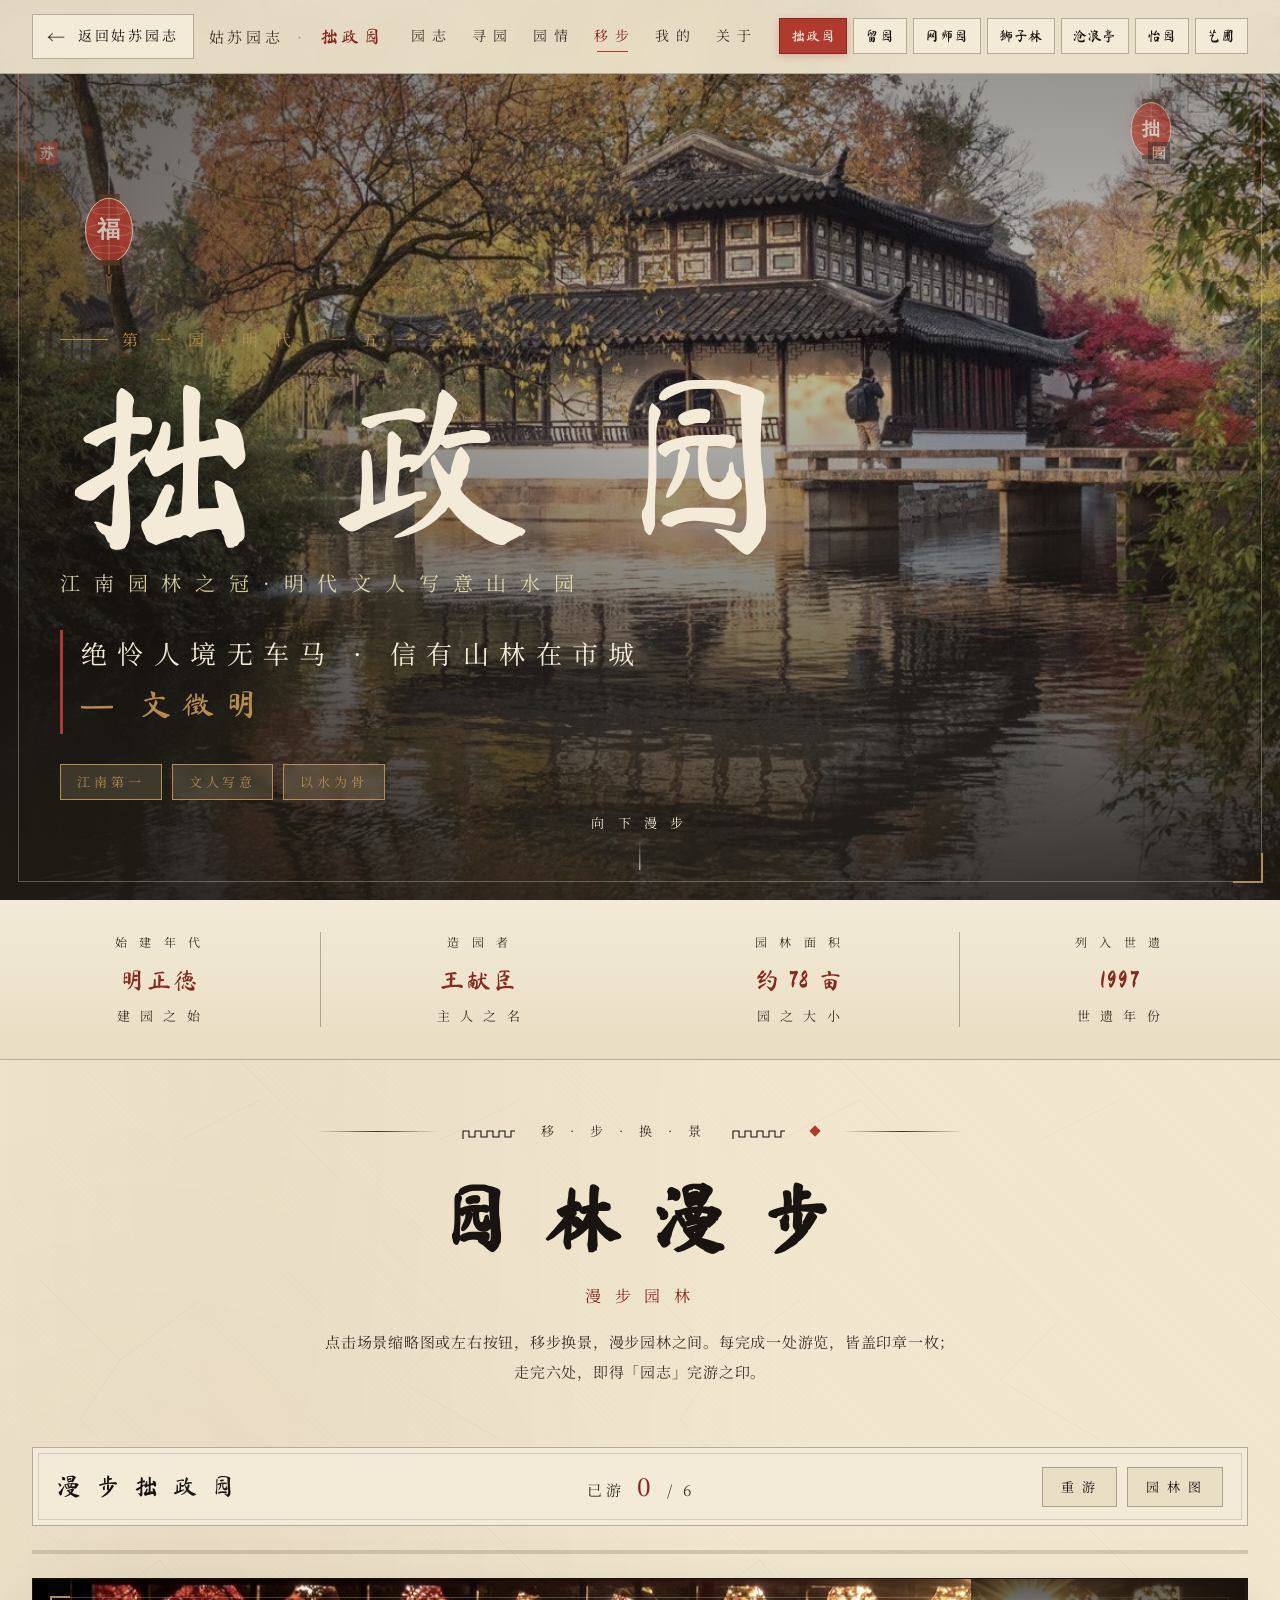
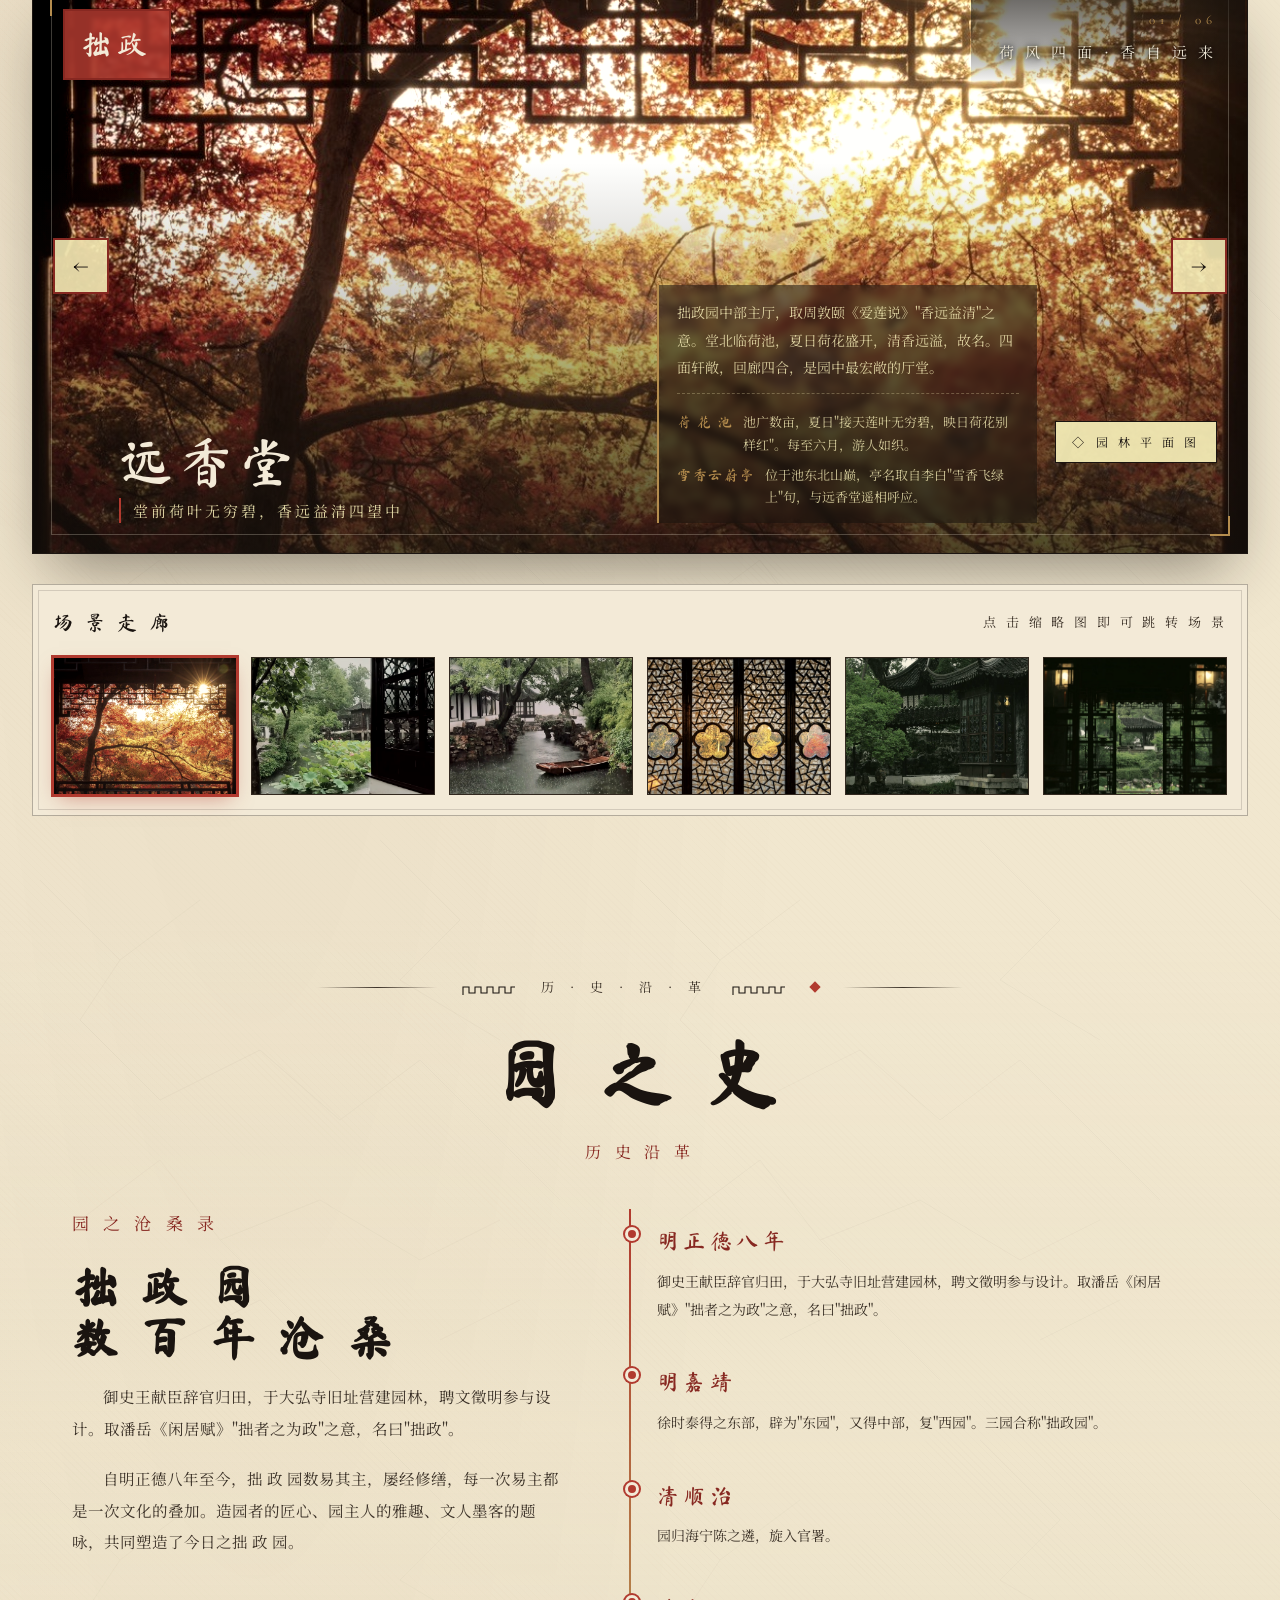
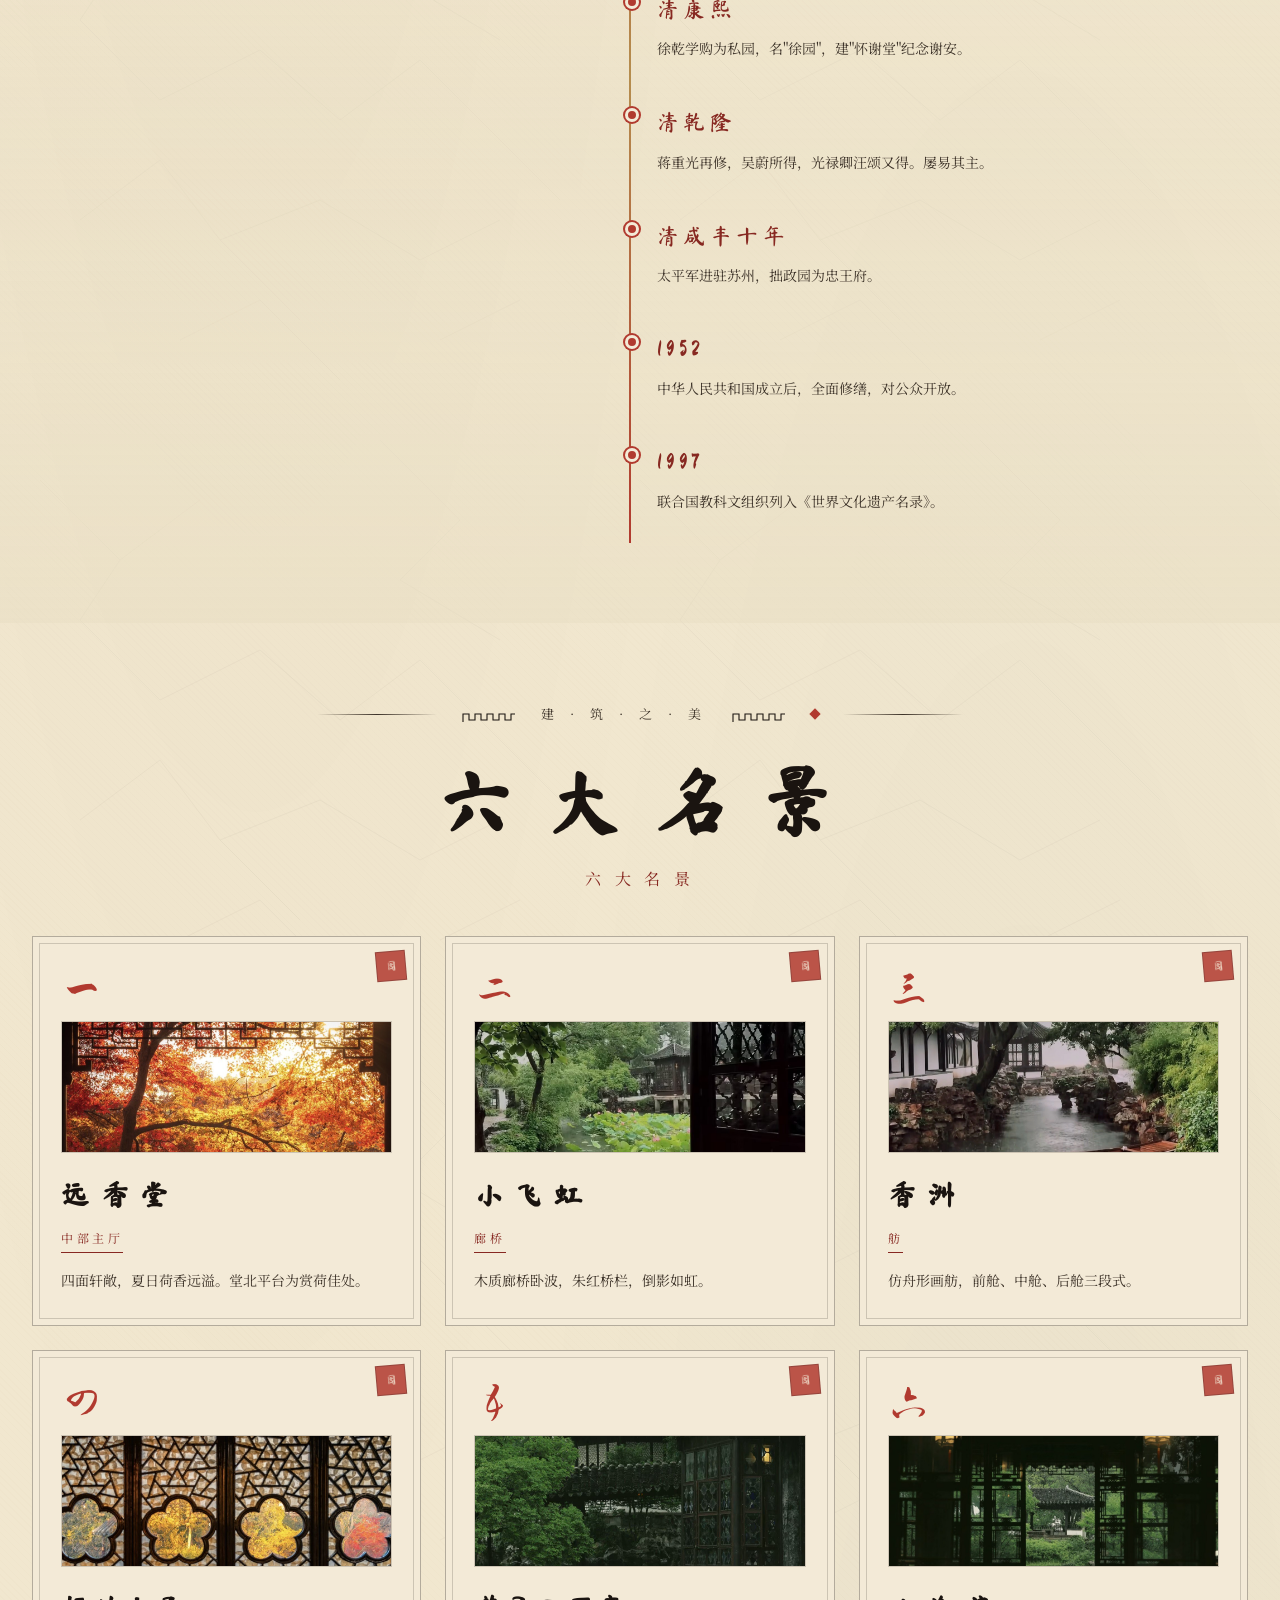
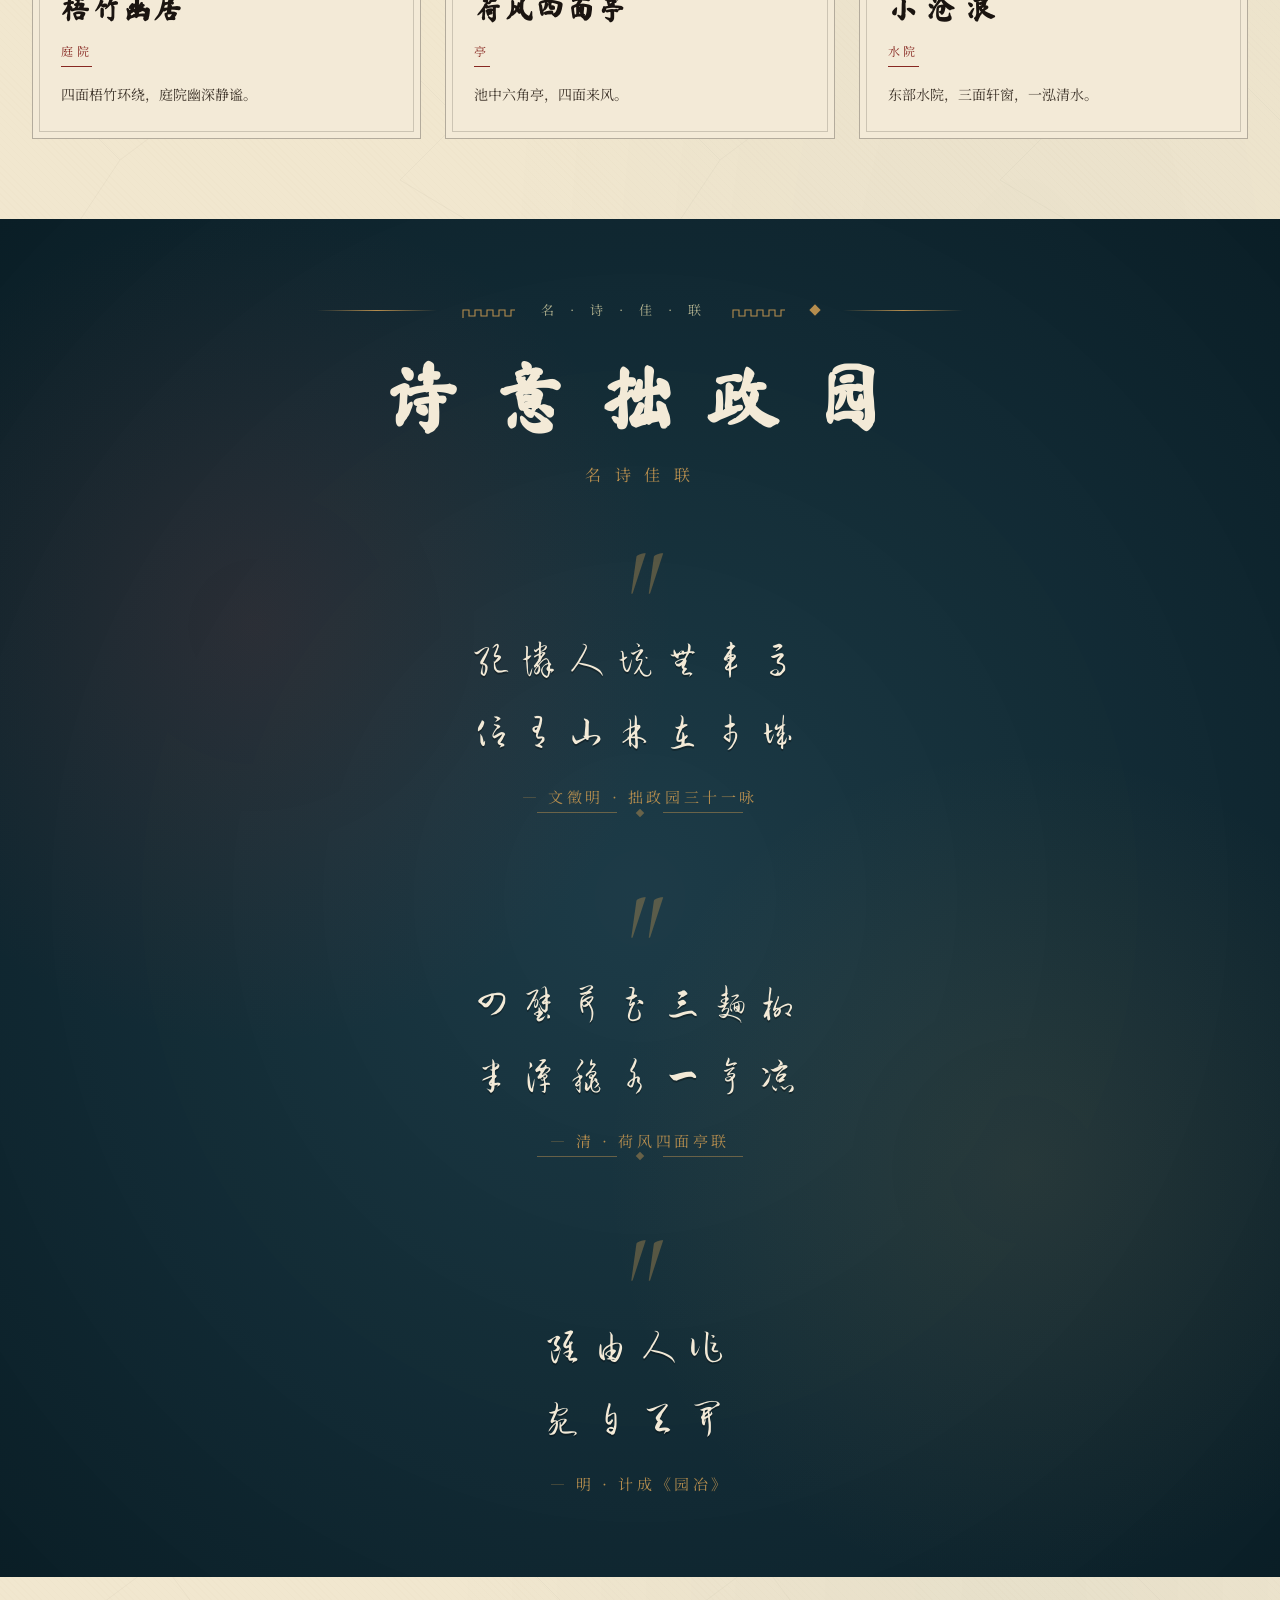
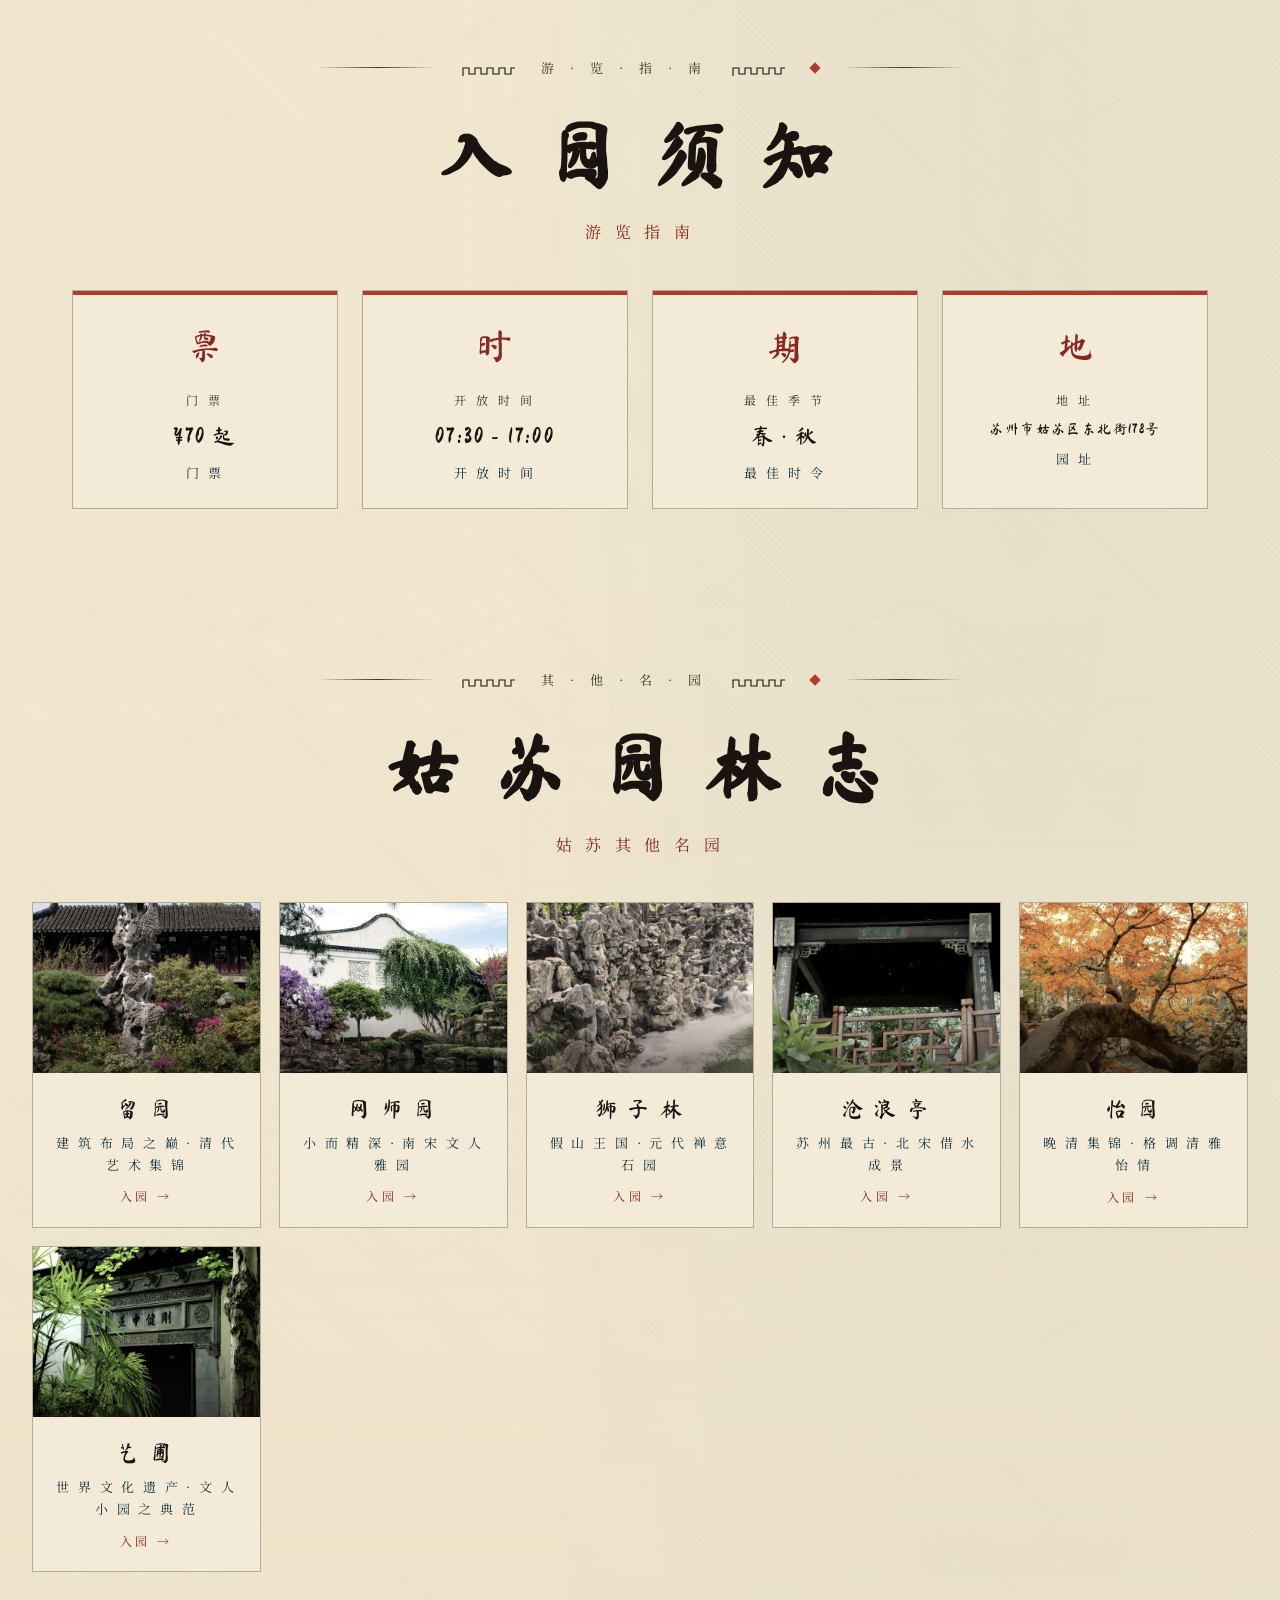
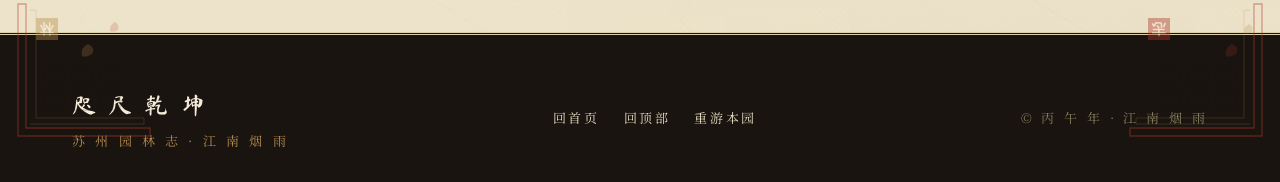
<file: garden.html>
<!DOCTYPE html>
<html lang="zh-CN">
<head>
<meta charset="UTF-8">
<meta name="viewport" content="width=device-width, initial-scale=1.0">
<title>移步换景 · 苏州园林志</title>
<meta name="description" content="苏州古典园林 · 漫步移步换景之间">
<link rel="preconnect" href="https://fonts.googleapis.com">
<link rel="preconnect" href="https://fonts.gstatic.com" crossorigin>
<link href="https://fonts.googleapis.com/css2?family=Ma+Shan+Zheng&family=ZCOOL+XiaoWei&family=Noto+Serif+SC:wght@200;300;400;500;600;700;900&family=Liu+Jian+Mao+Cao&family=Cormorant+Garamond:ital,wght@0,300;0,400;0,500;1,400&display=swap" rel="stylesheet">
<link rel="stylesheet" href="app.css">
<style>
*,*::before,*::after{box-sizing:border-box;margin:0;padding:0}
html{scroll-behavior:smooth;-webkit-font-smoothing:antialiased}
body{
  font-family:'Noto Serif SC','STSong','SimSun',serif;
  background:#f1e7cf;
  color:#1f1a14;
  overflow-x:hidden;
  position:relative;
  min-height:100vh;
  line-height:1.7;
}
:root{
  --c-paper:#f3ead7;
  --c-paper-2:#e8dec3;
  --c-ink:#1a1410;
  --c-ink-soft:#3d3329;
  --c-vermilion:#b13a2f;
  --c-vermilion-deep:#872821;
  --c-daiqing:#2f5a6e;
  --c-daiqing-deep:#143442;
  --c-gold:#b58d4e;
  --c-copper:#a66a3d;
  --f-li:'Ma Shan Zheng','STXingkai',serif;
  --f-kai:'Noto Serif SC','STKaiti',serif;
  --f-xw:'ZCOOL XiaoWei',serif;
  --f-ljmc:'Liu Jian Mao Cao',serif;
  --f-latin:'Cormorant Garamond',serif;
}

/* ==== 背景纹理 ==== */
body::before{
  content:'';position:fixed;inset:0;z-index:1;
  background:
    radial-gradient(ellipse at 20% 10%, rgba(139,90,60,0.06) 0%, transparent 40%),
    radial-gradient(ellipse at 80% 80%, rgba(47,90,110,0.05) 0%, transparent 40%);
  pointer-events:none;
}
body::after{
  content:'';position:fixed;inset:0;z-index:1;
  background-image:
    radial-gradient(circle at 10% 20%, rgba(139,90,60,0.04) 0%, transparent 8%),
    radial-gradient(circle at 80% 70%, rgba(31,26,20,0.03) 0%, transparent 6%),
    repeating-linear-gradient(45deg, transparent 0, transparent 4px, rgba(139,90,60,0.012) 4px, rgba(139,90,60,0.012) 5px);
  pointer-events:none;mix-blend-mode:multiply;
}
#ripple-canvas{position:fixed;inset:0;width:100%;height:100%;z-index:2;pointer-events:none;mix-blend-mode:multiply}

/* ==== 顶部导航 ==== */
.top-nav{
  position:fixed;top:0;left:0;right:0;z-index:100;
  background:rgba(241,231,207,0.92);
  backdrop-filter:blur(10px);
  border-bottom:1px solid rgba(31,26,20,0.25);
  padding:14px 32px;
  display:flex;align-items:center;justify-content:space-between;
  font-family:var(--f-kai);
}
.top-nav a.back{
  display:inline-flex;align-items:center;gap:10px;
  color:var(--c-ink);text-decoration:none;
  font-size:14px;letter-spacing:0.2em;
  padding:6px 14px;
  border:1px solid rgba(31,26,20,0.3);
  background:var(--c-paper);
  transition:background .3s, color .3s;
}
.top-nav a.back:hover{background:var(--c-vermilion);color:var(--c-paper);border-color:var(--c-vermilion-deep)}
.top-nav a.back::before{content:'←';font-size:18px}
.top-nav .crumbs{
  display:flex;align-items:center;gap:14px;
  font-family:var(--f-kai);
  font-size:15px;letter-spacing:0.24em;
  color:var(--c-ink-soft);
}
.top-nav .crumbs .sep{opacity:0.4}
.top-nav .crumbs .cur{color:var(--c-vermilion-deep);font-family:var(--f-li);font-size:18px;letter-spacing:0.2em}
.top-nav .quick-nav{
  display:flex;gap:6px;flex-wrap:wrap;justify-content:flex-end;
}
.top-nav .quick-nav a{
  display:inline-flex;align-items:center;justify-content:center;
  height:36px;padding:0 11px;
  font-family:var(--f-li);font-size:14px;line-height:1;
  white-space:nowrap;letter-spacing:0.05em;
  color:var(--c-ink);text-decoration:none;
  border:1px solid rgba(31,26,20,0.3);
  background:var(--c-paper);
  transition:all .3s;
}
.top-nav .quick-nav a:hover{background:var(--c-vermilion);color:var(--c-paper);transform:translateY(-2px);border-color:var(--c-vermilion-deep)}
.top-nav .quick-nav a.active{
  background:var(--c-vermilion);color:var(--c-paper);border-color:var(--c-vermilion-deep);
  box-shadow:0 2px 8px rgba(177,58,47,0.3);
}

/* ==== HERO ==== */
.hero{
  position:relative;height:100vh;min-height:640px;
  overflow:hidden;
  display:flex;align-items:flex-end;
  z-index:3;
}
.hero-img{
  position:absolute;inset:0;z-index:0;
  overflow:hidden;
  filter:saturate(0.85) contrast(1.08) sepia(0.12) brightness(0.85);
  transform:scale(1.05);
  animation:slowZoom 18s ease-in-out infinite alternate;
}
.hero-img svg{display:block;width:100%;height:100%;position:relative;z-index:1}
.hero-img img{position:absolute!important;inset:0;width:100%!important;height:100%!important;object-fit:cover;z-index:2}
.hero-img .svg-fallback{position:absolute;inset:0;z-index:1}
@keyframes slowZoom{from{transform:scale(1)}to{transform:scale(1.08)}}
.hero::after{
  content:'';position:absolute;inset:0;z-index:1;
  background:
    linear-gradient(180deg, rgba(31,26,20,0.4) 0%, rgba(31,26,20,0.15) 40%, rgba(31,26,20,0.85) 100%),
    linear-gradient(90deg, rgba(31,26,20,0.5) 0%, transparent 50%);
}
.hero-frame{
  position:absolute;inset:18px;z-index:3;
  border:1px solid rgba(243,234,215,0.3);
  pointer-events:none;
}
.hero-frame::before,.hero-frame::after{
  content:'';position:absolute;width:30px;height:30px;border:2px solid var(--c-gold);
}
.hero-frame::before{top:-2px;left:-2px;border-right:none;border-bottom:none}
.hero-frame::after{bottom:-2px;right:-2px;border-left:none;border-top:none}

.hero-content{
  position:relative;z-index:4;
  width:100%;
  padding:0 60px 100px;
  color:var(--c-paper);
}
.hero-eyebrow{
  font-family:var(--f-kai);
  font-size:16px;letter-spacing:0.4em;
  color:var(--c-gold);
  margin-bottom:18px;
  display:flex;align-items:center;gap:14px;
  animation:fadeUp 1s .2s backwards ease-out;
}
.hero-eyebrow::before{
  content:'';display:inline-block;width:48px;height:1px;background:var(--c-gold);
}
.hero-title{
  font-family:var(--f-li);
  font-size:200px;
  line-height:0.9;
  letter-spacing:0.08em;
  font-weight:400;
  margin-bottom:14px;
  animation:fadeUp 1.2s .4s backwards ease-out;
}
.hero-py{
  font-family:var(--f-kai);
  font-size:20px;
  color:rgba(243,234,181,0.85);
  letter-spacing:0.22em;
  margin-bottom:30px;
  animation:fadeUp 1.2s .6s backwards ease-out;
}
.hero-verse{
  font-family:var(--f-kai);
  font-size:26px;
  letter-spacing:0.4em;
  line-height:1.8;
  color:var(--c-paper);
  padding-left:18px;
  border-left:3px solid var(--c-vermilion);
  max-width:700px;
  animation:fadeUp 1.2s .8s backwards ease-out;
}
.hero-verse .accent{font-family:var(--f-li);font-size:32px;color:var(--c-gold)}
.hero-tags{
  margin-top:30px;
  display:flex;gap:10px;flex-wrap:wrap;
  animation:fadeUp 1.2s 1s backwards ease-out;
}
.hero-tags span{
  font-family:var(--f-kai);font-size:13px;letter-spacing:0.3em;
  padding:6px 16px;
  background:rgba(243,234,181,0.15);
  border:1px solid var(--c-gold);
  color:var(--c-gold);
  backdrop-filter:blur(4px);
}
@keyframes fadeUp{
  from{opacity:0;transform:translateY(30px)}
  to{opacity:1;transform:translateY(0)}
}

.scroll-hint{
  position:absolute;bottom:30px;left:50%;transform:translateX(-50%);
  z-index:5;color:var(--c-paper);
  text-align:center;
  font-family:var(--f-kai);
  font-size:13px;letter-spacing:0.4em;
  animation:fadeUp 1.5s 1.5s backwards ease-out, bob 2s 2s infinite ease-in-out;
}
.scroll-hint .arrow{
  margin-top:6px;
  width:1px;height:30px;
  background:linear-gradient(180deg,transparent,var(--c-paper));
  margin-left:auto;margin-right:auto;
}
@keyframes bob{0%,100%{transform:translateX(-50%) translateY(0)}50%{transform:translateX(-50%) translateY(8px)}}

/* ==== 速览信息条 ==== */
.quick-info{
  position:relative;z-index:4;
  background:linear-gradient(180deg, var(--c-paper) 0%, var(--c-paper-2) 100%);
  border-bottom:1px solid rgba(31,26,20,0.3);
  padding:32px 0;
}
.quick-grid{
  display:grid;grid-template-columns:repeat(4, 1fr);
  text-align:center;
  position:relative;
}
.quick-grid::before,.quick-grid::after{
  content:'';position:absolute;top:0;bottom:0;width:1px;background:rgba(31,26,20,0.3);
}
.quick-grid::before{left:25%}
.quick-grid::after{right:25%}
.quick-item{padding:0 24px}
.quick-item .k{
  font-family:var(--f-kai);font-size:12px;letter-spacing:0.4em;
  color:var(--c-ink-soft);margin-bottom:8px;display:block;
}
.quick-item .v{
  font-family:var(--f-li);font-size:24px;letter-spacing:0.1em;
  color:var(--c-vermilion-deep);
}
.quick-item .en{
  font-family:var(--f-kai);font-size:13px;letter-spacing:0.28em;
  color:var(--c-ink-soft);
  display:block;margin-top:4px;
}

/* ==== 通用分隔 ==== */
.section-divider{
  position:relative;z-index:3;
  padding:60px 0 30px;
  text-align:center;
}
.section-divider .ornament{
  display:flex;align-items:center;justify-content:center;gap:24px;
  font-family:var(--f-kai);letter-spacing:0.5em;
  color:var(--c-ink-soft);font-size:13px;
  margin-bottom:14px;
}
.section-divider .ornament .bar{display:inline-block;width:120px;height:1px;background:linear-gradient(90deg,transparent,var(--c-ink-soft),transparent)}
.section-divider .ornament .diamond{width:8px;height:8px;background:var(--c-vermilion);transform:rotate(45deg)}
.section-divider h2{
  font-family:var(--f-li);font-size:74px;
  color:var(--c-ink);margin:0;letter-spacing:0.12em;
}
.section-divider h2 .en{
  display:block;
  font-family:var(--f-kai);font-size:16px;letter-spacing:0.3em;
  color:var(--c-vermilion-deep);font-weight:400;
  margin-bottom:14px;
}
.section-divider p{max-width:640px;margin:18px auto 0;font-family:var(--f-kai);font-size:15px;color:var(--c-ink-soft);line-height:2;letter-spacing:0.05em}

/* ==== 移步换景 主体 ==== */
.walker-section{
  position:relative;z-index:3;
  padding:30px 0 100px;
}
.walker{
  max-width:1400px;margin:0 auto;
  padding:0 32px;
}

/* 顶部游戏条 */
.game-bar{
  display:flex;align-items:center;justify-content:space-between;
  margin-bottom:24px;
  padding:18px 24px;
  background:var(--c-paper);
  border:1px solid rgba(31,26,20,0.3);
  position:relative;
}
.game-bar::before{
  content:'';position:absolute;inset:5px;
  border:1px solid rgba(31,26,20,0.15);
  pointer-events:none;
}
.game-bar .title{
  font-family:var(--f-li);font-size:24px;color:var(--c-ink);letter-spacing:0.2em;
}
.game-bar .progress{
  font-family:var(--f-kai);font-size:15px;letter-spacing:0.26em;
  color:var(--c-ink-soft);
}
.game-bar .progress .num{
  font-size:24px;color:var(--c-vermilion-deep);font-weight:500;margin:0 4px;
}
.game-bar .actions{
  display:flex;gap:10px;
}
.game-bar .actions button{
  font-family:var(--f-kai);font-size:13px;letter-spacing:0.2em;
  padding:8px 18px;
  background:var(--c-paper-2);
  border:1px solid rgba(31,26,20,0.3);
  color:var(--c-ink);
  cursor:pointer;
  transition:all .3s;
}
.game-bar .actions button:hover{background:var(--c-vermilion);color:var(--c-paper);border-color:var(--c-vermilion-deep)}
.game-bar .actions button.active{background:var(--c-vermilion);color:var(--c-paper);border-color:var(--c-vermilion-deep)}

/* 进度条 */
.progress-bar{
  height:4px;
  background:rgba(31,26,20,0.15);
  margin-bottom:24px;
  position:relative;
  overflow:hidden;
}
.progress-bar::after{
  content:'';position:absolute;left:0;top:0;bottom:0;
  width:var(--progress, 0%);
  background:linear-gradient(90deg, var(--c-vermilion), var(--c-gold));
  transition:width .6s cubic-bezier(0.2,0.7,0.2,1);
}

/* 舞台 */
.stage{
  position:relative;
  height:64vh;
  min-height:480px;
  max-height:720px;
  background:#1a1410;
  overflow:hidden;
  border:1px solid rgba(31,26,20,0.4);
  box-shadow:
    0 30px 60px -20px rgba(31,26,20,0.5),
    inset 0 0 0 6px rgba(243,234,215,0.04);
}
.stage-frame{
  position:absolute;inset:18px;
  border:1px solid rgba(243,234,215,0.25);
  pointer-events:none;
  z-index:5;
}
/* 底部压暗：白字落在亮照片上也读得清（在信息层之下、照片之上） */
.stage::after{
  content:'';position:absolute;left:0;right:0;bottom:0;height:68%;
  background:linear-gradient(180deg,
    rgba(20,16,12,0) 0%,
    rgba(20,16,12,0.24) 40%,
    rgba(20,16,12,0.58) 74%,
    rgba(20,16,12,0.76) 100%);
  z-index:4;pointer-events:none;
}
.stage-frame::before,.stage-frame::after{
  content:'';position:absolute;width:20px;height:20px;border:2px solid var(--c-gold);
}
.stage-frame::before{top:-2px;left:-2px;border-right:none;border-bottom:none}
.stage-frame::after{bottom:-2px;right:-2px;border-left:none;border-top:none}

/* 落章：盖在画面上，照片全程留在屏上，章自行落定并淡出 */
.stamp-flash{
  position:absolute;top:50%;left:50%;
  transform:translate(-50%,-50%) rotate(-15deg);
  width:120px;height:120px;
  background:#b13a2f;color:#f3ead7;
  font-family:var(--f-li);font-size:32px;
  display:flex;align-items:center;justify-content:center;
  border:3px solid #872821;
  box-shadow:0 0 0 6px rgba(177,58,47,.3);
  z-index:20;pointer-events:none;
  animation:stampPress 1.3s cubic-bezier(.2,1.4,.4,1) forwards;
}
@keyframes stampPress{
  0%{transform:translate(-50%,-50%) rotate(-15deg) scale(2);opacity:0}
  12%{transform:translate(-50%,-50%) rotate(-15deg) scale(.92);opacity:1}
  22%{transform:translate(-50%,-50%) rotate(-15deg) scale(1.04);opacity:1}
  30%{transform:translate(-50%,-50%) rotate(-15deg) scale(1);opacity:1}
  70%{transform:translate(-50%,-50%) rotate(-15deg) scale(1);opacity:1}
  100%{transform:translate(-50%,-50%) rotate(-15deg) scale(1);opacity:0}
}

.stage-bg{
  position:absolute;inset:0;
  background-size:cover;background-position:center;
  transition:opacity .45s ease;
}
.stage-bg svg{display:block;width:100%;height:100%}
.stage-bg.cur{
  opacity:1;
  filter:saturate(0.9) contrast(1.08) sepia(0.1);
}
.stage-bg.next{
  opacity:0;
}
.stage-bg.transitioning-out{animation:slideOut 1s forwards}
.stage-bg.transitioning-in{animation:slideIn 1s forwards}
@keyframes slideOut{
  from{transform:translateX(0);opacity:1}
  to{transform:translateX(-4%);opacity:0}
}
@keyframes slideIn{
  from{transform:translateX(4%);opacity:0}
  to{transform:translateX(0);opacity:1}
}

/* 角落印章 / 标题 */
.stage-overlay-tl{
  position:absolute;top:30px;left:30px;z-index:6;
  font-family:var(--f-li);font-size:30px;
  color:var(--c-paper);letter-spacing:0.2em;
  padding:8px 16px;
  background:rgba(177,58,47,0.85);
  border:2px solid var(--c-vermilion-deep);
  backdrop-filter:blur(2px);
}
.stage-overlay-tr{
  position:absolute;top:30px;right:30px;z-index:6;
  display:flex;flex-direction:column;gap:8px;align-items:flex-end;
}
/* 亮照片上也要看得清：右上角加一层压暗衬底 */
.stage-overlay-tr::before{
  content:'';position:absolute;
  left:-28px;right:-28px;top:-30px;bottom:-20px;
  background:linear-gradient(180deg,rgba(20,16,12,0.72) 0%,rgba(20,16,12,0.34) 70%,rgba(20,16,12,0) 100%);
  z-index:-1;pointer-events:none;
}
.stage-overlay-tr .scene-num{
  font-family:var(--f-latin);font-size:13px;letter-spacing:0.4em;
  color:var(--c-gold);text-transform:uppercase;
}
.stage-overlay-tr .scene-en{
  font-family:var(--f-kai);font-size:15px;
  color:rgba(247,240,222,0.95);letter-spacing:0.24em;
  text-shadow:0 2px 12px rgba(0,0,0,0.9),0 0 4px rgba(0,0,0,0.8),0 0 14px rgba(0,0,0,0.6);
}

/* 底部场景信息（右侧留出「园林平面图」按钮的位置） */
.stage-info{
  position:absolute;left:86px;right:210px;bottom:30px;z-index:6;
  color:var(--c-paper);
  display:flex;align-items:flex-end;justify-content:space-between;
  gap:30px;
}
.stage-info .text{flex:1;max-width:60%}
.stage-info .name{
  font-family:var(--f-li);font-size:54px;letter-spacing:0.12em;line-height:1;
  margin-bottom:10px;
}
.stage-info .verse{
  font-family:var(--f-kai);font-size:15px;letter-spacing:0.2em;line-height:1.7;
  color:rgba(243,234,181,0.9);
  border-left:2px solid var(--c-vermilion);padding-left:12px;
}
.stage-info .desc{
  flex:1;
  font-family:var(--f-kai);font-size:14px;line-height:1.95;
  color:rgba(243,234,181,0.85);
  background:rgba(20,16,12,0.5);
  padding:14px 18px;
  border-left:2px solid var(--c-gold);
  backdrop-filter:blur(4px);
  max-width:380px;
}

/* 步骤按钮 */
.step-btn{
  position:absolute;top:50%;transform:translateY(-50%);
  width:56px;height:56px;
  background:rgba(243,234,181,0.9);
  color:var(--c-ink);
  border:2px solid var(--c-vermilion-deep);
  font-family:var(--f-latin);font-size:24px;
  cursor:pointer;z-index:7;
  display:flex;align-items:center;justify-content:center;
  transition:all .3s;
}
.step-btn:hover{background:var(--c-vermilion);color:var(--c-paper)}
.step-btn.prev{left:20px}
.step-btn.next{right:20px}

/* 景中之物：原热点圆点与照片对不上，改为右下方文字条 */
.stage-info .spots{
  margin-top:12px;padding-top:10px;
  border-top:1px dashed rgba(243,234,181,0.28);
}
.stage-info .spots:empty{display:none}
.stage-info .spot-item{
  display:flex;gap:10px;align-items:baseline;
  margin-top:6px;
  font-family:var(--f-kai);font-size:13px;line-height:1.75;
}
.stage-info .spot-name{
  font-family:var(--f-li);font-size:14px;
  color:var(--c-gold);letter-spacing:0.12em;white-space:nowrap;
}
.stage-info .spot-detail{color:rgba(243,234,181,0.82)}

/* 场景走廊 */
.scene-strip{
  margin-top:30px;
  background:var(--c-paper);
  border:1px solid rgba(31,26,20,0.3);
  padding:20px;
  position:relative;
}
.scene-strip::before{
  content:'';position:absolute;inset:5px;
  border:1px solid rgba(31,26,20,0.15);
  pointer-events:none;
}
.strip-header{
  display:flex;justify-content:space-between;align-items:center;
  margin-bottom:18px;
  font-family:var(--f-kai);font-size:13px;letter-spacing:0.3em;
  color:var(--c-ink-soft);
}
.strip-header .strip-title{color:var(--c-ink);font-family:var(--f-li);font-size:20px;letter-spacing:0.2em}
.strip-header .strip-hint{font-family:var(--f-kai);font-size:13px;letter-spacing:0.26em;color:var(--c-ink-soft)}

.scene-list{
  display:grid;grid-template-columns:repeat(6,1fr);
  gap:14px;
}
.scene-thumb{
  position:relative;
  aspect-ratio:4/3;
  background:#3a2f24;
  border:1px solid rgba(31,26,20,0.3);
  cursor:pointer;
  overflow:hidden;
  transition:all .4s;
}
.scene-thumb img{
  width:100%;height:100%;object-fit:cover;
  filter:saturate(0.85) contrast(1.05) sepia(0.12);
  opacity:0;
  transition:transform .8s, filter .4s, opacity .7s ease;
}
.scene-thumb img.loaded{opacity:1}
.scene-thumb:hover img{transform:scale(1.08);filter:saturate(0.95) contrast(1.05)}
.scene-thumb .thumb-name{
  position:absolute;left:0;right:0;bottom:0;
  padding:8px 10px;
  background:linear-gradient(180deg,transparent,rgba(20,16,12,0.85));
  color:var(--c-paper);
  font-family:var(--f-kai);font-size:13px;letter-spacing:0.15em;
}
.scene-thumb .thumb-no{
  position:absolute;top:6px;left:6px;
  background:var(--c-paper);color:var(--c-ink);
  font-family:var(--f-latin);font-size:11px;letter-spacing:0.2em;
  padding:2px 6px;border:1px solid rgba(31,26,20,0.4);
}
.scene-thumb .visited-mark{
  position:absolute;top:50%;left:50%;transform:translate(-50%,-50%) rotate(-6deg);
  width:54px;height:54px;
  background:var(--c-vermilion);
  color:var(--c-paper);
  font-family:var(--f-li);font-size:14px;letter-spacing:0.1em;
  display:flex;align-items:center;justify-content:center;text-align:center;
  border:2px solid var(--c-vermilion-deep);
  opacity:0;transition:opacity .5s, transform .5s;
  pointer-events:none;
  z-index:2;
}
.scene-thumb.visited .visited-mark{
  opacity:0.92;transform:translate(-50%,-50%) rotate(-12deg);
}
.scene-thumb.visited img{filter:saturate(0.4) contrast(1) sepia(0.2)}
.scene-thumb.visited img.loaded{opacity:.65}
.scene-thumb.visited:hover img{filter:saturate(0.55) contrast(1.02) sepia(0.18)}
.scene-thumb.current{
  border-color:var(--c-vermilion);
  box-shadow:0 0 0 2px var(--c-vermilion), 0 8px 20px -6px rgba(177,58,47,0.5);
}

/* 园林平面图 */
.map-toggle{
  position:absolute;bottom:90px;right:30px;z-index:7;
  font-family:var(--f-kai);font-size:12px;letter-spacing:0.3em;
  padding:10px 16px;
  background:rgba(243,234,181,0.95);
  border:1px solid var(--c-ink);
  color:var(--c-ink);
  cursor:pointer;
  display:flex;align-items:center;gap:8px;
}
.map-toggle:hover{background:var(--c-vermilion);color:var(--c-paper);border-color:var(--c-vermilion-deep)}
.map-toggle::before{content:'◇'}

.map-modal{
  position:fixed;inset:0;z-index:200;
  background:rgba(20,16,12,0.85);
  display:none;
  align-items:center;justify-content:center;
  backdrop-filter:blur(6px);
}
.map-modal.open{display:flex;animation:fadeIn .4s}
.map-modal .map-frame{
  position:relative;
  width:min(900px, 92vw);
  max-height:90vh;
  background:var(--c-paper);
  border:1px solid var(--c-ink);
  padding:40px;
  overflow:auto;
}
.map-modal .map-frame::before{
  content:'';position:absolute;inset:8px;
  border:1px solid rgba(31,26,20,0.2);
  pointer-events:none;
}
.map-modal h3{
  font-family:var(--f-li);font-size:32px;color:var(--c-ink);
  letter-spacing:0.2em;text-align:center;margin-bottom:6px;
}
.map-modal .map-py{
  font-family:var(--f-kai);font-size:15px;color:var(--c-daiqing-deep);
  letter-spacing:0.22em;text-align:center;margin-bottom:24px;
}
.map-modal .map-svg{width:100%;height:auto;display:block}
.map-modal .map-legend{
  margin-top:20px;
  display:flex;justify-content:center;gap:30px;
  font-family:var(--f-kai);font-size:13px;letter-spacing:0.2em;
  color:var(--c-ink-soft);
}
.map-modal .map-legend span{display:inline-flex;align-items:center;gap:8px}
.map-modal .map-legend .dot{display:inline-block;width:12px;height:12px;border-radius:50%}
.map-modal .map-close{
  position:absolute;top:16px;right:16px;
  width:40px;height:40px;
  background:var(--c-vermilion);color:var(--c-paper);
  border:2px solid var(--c-vermilion-deep);
  font-family:var(--f-li);font-size:20px;
  cursor:pointer;
  display:flex;align-items:center;justify-content:center;
  z-index:5;
}

/* 完成弹窗 */
.complete-overlay{
  position:fixed;inset:0;z-index:300;
  background:rgba(20,16,12,0.7);
  display:none;
  align-items:center;justify-content:center;
  backdrop-filter:blur(8px);
}
.complete-overlay.open{display:flex;animation:fadeIn .5s}
.complete-seal{
  width:300px;height:300px;
  background:var(--c-vermilion);
  color:var(--c-paper);
  display:flex;flex-direction:column;align-items:center;justify-content:center;
  font-family:var(--f-li);
  border:6px solid var(--c-vermilion-deep);
  box-shadow:0 0 0 6px rgba(177,58,47,0.3), 0 30px 60px rgba(0,0,0,0.5);
  transform:rotate(-3deg) scale(0);
  animation:stampIn 0.8s 0.2s cubic-bezier(0.2,1.4,0.4,1) forwards;
  position:relative;
}
.complete-seal::before{
  content:'';position:absolute;inset:8px;
  border:1px solid rgba(243,234,181,0.4);
}
.complete-seal .big{
  font-size:54px;letter-spacing:0.15em;line-height:1.1;text-align:center;
  margin-bottom:14px;
}
.complete-seal .small{
  font-size:20px;letter-spacing:0.4em;
  color:var(--c-gold);
}
@keyframes stampIn{
  0%{transform:rotate(-3deg) scale(2);opacity:0}
  50%{transform:rotate(-3deg) scale(0.9);opacity:1}
  75%{transform:rotate(-3deg) scale(1.05);opacity:1}
  100%{transform:rotate(-3deg) scale(1);opacity:1}
}
.complete-msg{
  position:absolute;
  bottom:80px;left:50%;transform:translateX(-50%);
  color:var(--c-paper);text-align:center;
  font-family:var(--f-kai);font-size:20px;letter-spacing:0.3em;
}
.complete-msg small{display:block;margin-top:8px;font-family:var(--f-kai);font-size:15px;color:var(--c-gold);letter-spacing:0.3em}
.complete-close{
  position:absolute;top:40px;right:40px;
  font-family:var(--f-kai);font-size:13px;letter-spacing:0.3em;
  color:var(--c-paper);
  background:transparent;
  border:1px solid var(--c-paper);
  padding:10px 20px;cursor:pointer;
}

/* ==== 历史沿革 ==== */
.history{
  position:relative;z-index:3;
  padding:60px 0 80px;
  background:linear-gradient(180deg, transparent, rgba(232,222,195,0.5));
}
.history-grid{
  display:grid;grid-template-columns:1fr 1.2fr;gap:60px;
  max-width:1200px;margin:0 auto;padding:0 32px;
}
.history-text h3{
  font-family:var(--f-li);font-size:46px;color:var(--c-ink);
  letter-spacing:0.15em;line-height:1.1;margin-bottom:18px;
}
.history-text .lead{
  font-family:var(--f-kai);font-size:17px;
  color:var(--c-vermilion-deep);letter-spacing:0.3em;margin-bottom:24px;
}
.history-text p{
  font-family:var(--f-kai);font-size:15.5px;line-height:2.05;
  color:var(--c-ink-soft);
  text-indent:2em;
  margin-bottom:18px;
}

.timeline{
  position:relative;padding-left:36px;
}
.timeline::before{
  content:'';position:absolute;left:8px;top:0;bottom:0;
  width:2px;
  background:linear-gradient(180deg, var(--c-vermilion), var(--c-gold), var(--c-vermilion));
}
.timeline-item{
  position:relative;padding:14px 0 28px;
  cursor:default;
}
.timeline-item::before{
  content:'';position:absolute;left:-32px;top:18px;
  width:14px;height:14px;
  background:var(--c-vermilion);
  border:3px solid var(--c-paper);
  border-radius:50%;
  box-shadow:0 0 0 2px var(--c-vermilion);
}
.timeline-item .era{
  font-family:var(--f-li);font-size:22px;color:var(--c-vermilion-deep);
  letter-spacing:0.2em;display:block;margin-bottom:6px;
}
.timeline-item .event{
  font-family:var(--f-kai);font-size:14px;line-height:1.85;
  color:var(--c-ink-soft);
}

/* ==== 建筑之美 ==== */
.architecture{
  position:relative;z-index:3;
  padding:80px 0;
}
.arch-grid{
  display:grid;grid-template-columns:repeat(3,1fr);gap:24px;
  max-width:1300px;margin:0 auto;padding:0 32px;
}
.arch-card{
  position:relative;
  background:var(--c-paper);
  border:1px solid rgba(31,26,20,0.3);
  padding:30px 28px;
  overflow:hidden;
  isolation:isolate;
  transition:transform .4s, box-shadow .4s;
}
.arch-card::before{
  content:'';position:absolute;inset:6px;
  border:1px solid rgba(31,26,20,0.18);
  pointer-events:none;
}
.arch-card:hover{
  transform:translateY(-4px);
  box-shadow:0 20px 40px -10px rgba(31,26,20,0.25);
}
.arch-card .no{
  font-family:var(--f-ljmc);font-size:40px;font-weight:400;
  color:var(--c-vermilion);
  line-height:1;display:block;
  margin-bottom:14px;
}
/* 名景卡片配图：实景照片优先，SVG 水墨兜底 */
.arch-illu{
  position:relative;
  width:100%;height:132px;
  margin:0 0 18px;
  overflow:hidden;
  background:var(--c-paper2);
  border:1px solid rgba(31,26,20,0.18);
}
.arch-illu svg{display:block;width:100%;height:100%}
.arch-illu img{
  position:absolute!important;inset:0;width:100%!important;height:100%!important;
  object-fit:cover;z-index:2;
}
.arch-card h4{
  font-family:var(--f-li);font-size:28px;color:var(--c-ink);
  letter-spacing:0.1em;margin-bottom:4px;
}
.arch-card .tag{
  font-family:var(--f-kai);font-size:12px;letter-spacing:0.3em;
  color:var(--c-vermilion-deep);
  display:inline-block;margin-bottom:14px;
  border-bottom:1px solid var(--c-vermilion-deep);padding-bottom:4px;
}
.arch-card p{
  font-family:var(--f-kai);font-size:14px;line-height:1.95;
  color:var(--c-ink-soft);
}
.arch-card .seal-corner{
  position:absolute;top:14px;right:14px;
  width:30px;height:30px;
  background:var(--c-vermilion);
  color:var(--c-paper);
  font-family:var(--f-li);font-size:11px;
  display:flex;align-items:center;justify-content:center;
  border:1px solid var(--c-vermilion-deep);
  transform:rotate(-5deg);
  opacity:0.85;
}

/* ==== 名诗佳联 ==== */
.poetry{
  position:relative;z-index:3;
  padding:80px 0;
  background:
    radial-gradient(ellipse at center, rgba(20,52,66,0.96) 0%, rgba(10,30,38,1) 100%);
  color:var(--c-paper);
}
.poetry::before{
  content:'';position:absolute;inset:0;
  background:
    radial-gradient(circle at 20% 30%, rgba(177,58,47,0.15) 0%, transparent 30%),
    radial-gradient(circle at 80% 70%, rgba(181,141,78,0.12) 0%, transparent 30%);
  pointer-events:none;
}
.poem-list{
  max-width:1000px;margin:0 auto;padding:0 32px;
  display:flex;flex-direction:column;gap:60px;
}
.poem-item{
  text-align:center;position:relative;
}
.poem-item .quote-mark{
  font-family:var(--f-latin);font-size:120px;font-style:italic;
  color:var(--c-gold);opacity:0.4;
  line-height:1;display:block;
  margin-bottom:-30px;
}
.poem-item .poem-text{
  font-family:var(--f-ljmc);font-size:36px;
  letter-spacing:0.3em;line-height:2;
  color:var(--c-paper);
  margin-bottom:18px;
  text-shadow:0 2px 0 rgba(0,0,0,0.3);
}
.poem-item .poem-author{
  font-family:var(--f-kai);font-size:15px;
  color:var(--c-gold);letter-spacing:0.24em;
}
.poem-item .poem-author::before{content:'— ';opacity:0.5}
.poem-divider{
  display:flex;align-items:center;justify-content:center;gap:20px;
  color:var(--c-gold);opacity:0.5;
}
.poem-divider .bar{width:80px;height:1px;background:var(--c-gold)}
.poem-divider .diamond{width:6px;height:6px;background:var(--c-gold);transform:rotate(45deg)}

/* ==== 游览指南 ==== */
.visit{
  position:relative;z-index:3;
  padding:80px 0;
}
.visit-grid{
  display:grid;grid-template-columns:repeat(4,1fr);gap:24px;
  max-width:1200px;margin:0 auto;padding:0 32px;
}
.visit-card{
  background:var(--c-paper);
  border:1px solid rgba(31,26,20,0.3);
  padding:24px 22px;
  text-align:center;
  position:relative;
}
.visit-card::before{
  content:'';position:absolute;top:0;left:0;right:0;height:4px;
  background:var(--c-vermilion);
}
.visit-card .icon{
  font-family:var(--f-li);font-size:36px;color:var(--c-vermilion-deep);
  margin-bottom:14px;display:block;
}
.visit-card .label{
  font-family:var(--f-kai);font-size:12px;letter-spacing:0.3em;
  color:var(--c-ink-soft);margin-bottom:8px;
}
.visit-card .value{
  font-family:var(--f-li);font-size:22px;letter-spacing:0.1em;
  color:var(--c-ink);margin-bottom:6px;
}
.visit-card .en{
  font-family:var(--f-kai);font-size:13px;
  color:var(--c-daiqing-deep);letter-spacing:0.24em;
}

/* ==== 其他园林 ==== */
.other-gardens{
  position:relative;z-index:3;
  padding:80px 0 60px;
  background:linear-gradient(180deg, transparent, rgba(232,222,195,0.4));
}
.other-grid{
  display:grid;grid-template-columns:repeat(5,1fr);gap:18px;
  max-width:1300px;margin:0 auto;padding:0 32px;
}
.other-card{
  display:block;text-decoration:none;color:var(--c-ink);
  background:var(--c-paper);
  border:1px solid rgba(31,26,20,0.3);
  overflow:hidden;
  transition:transform .4s, box-shadow .4s;
}
.other-card:hover{
  transform:translateY(-4px);
  box-shadow:0 16px 30px -8px rgba(31,26,20,0.3);
}
.other-card .img{
  aspect-ratio:4/3;overflow:hidden;position:relative;
}
.other-card .img img{
  width:100%;height:100%;object-fit:cover;
  filter:saturate(0.75) contrast(1.08) sepia(0.1);
  transition:transform 1s, filter .6s;
}
.other-card:hover .img img{transform:scale(1.06);filter:saturate(1) contrast(1.05)}
.other-card .img::after{
  content:'';position:absolute;inset:0;
  background:linear-gradient(180deg,transparent 50%,rgba(20,16,12,0.5));
}
.other-card .body{
  padding:18px 18px 20px;
  text-align:center;
}
.other-card .name{
  font-family:var(--f-li);font-size:22px;letter-spacing:0.15em;
  margin-bottom:4px;
}
.other-card .py{
  font-family:var(--f-kai);font-size:13px;
  color:var(--c-daiqing-deep);letter-spacing:0.22em;
  margin-bottom:10px;
}
.other-card .go{
  font-family:var(--f-kai);font-size:12px;letter-spacing:0.3em;
  color:var(--c-vermilion-deep);
}
.other-card:hover .go{color:var(--c-vermilion)}

/* ==== 页脚 ==== */
.foot{
  position:relative;z-index:3;
  background:#1a1410;color:var(--c-paper-2);
  padding:50px 0 30px;border-top:3px double var(--c-paper-3);
}
.foot-inner{
  max-width:1200px;margin:0 auto;padding:0 32px;
  display:flex;justify-content:space-between;align-items:center;
}
.foot-brand{
  font-family:var(--f-li);font-size:24px;letter-spacing:0.15em;
  color:var(--c-paper);
}
.foot-brand small{
  display:block;font-family:var(--f-kai);font-size:13px;
  letter-spacing:0.28em;color:var(--c-gold);
  margin-top:4px;
}
.foot-links{
  display:flex;gap:24px;
}
.foot-links a{
  font-family:var(--f-kai);font-size:13px;letter-spacing:0.2em;
  color:var(--c-paper-2);text-decoration:none;
  padding:6px 0;border-bottom:1px solid transparent;
}
.foot-links a:hover{color:var(--c-gold);border-color:var(--c-gold)}
.foot-credit{
  font-family:var(--f-kai);font-size:13px;
  letter-spacing:0.26em;color:rgba(243,234,181,0.5);
}

/* ==== 响应式 ==== */
@media (max-width:1100px){
  .hero-title{font-size:140px}
  .section-divider h2{font-size:54px}
  .top-nav .quick-nav a{font-size:12px;padding:0 8px;height:32px;letter-spacing:0}
  .arch-grid{grid-template-columns:repeat(2,1fr)}
  .other-grid{grid-template-columns:repeat(3,1fr)}
  .visit-grid{grid-template-columns:repeat(2,1fr)}
}
@media (max-width:768px){
  .top-nav{padding:12px 16px;flex-wrap:wrap;gap:10px}
  .top-nav .crumbs{display:none}
  .hero-title{font-size:88px}
  .hero-content{padding:0 30px 80px}
  .hero-verse{font-size:18px}
  .quick-grid{grid-template-columns:repeat(2,1fr);gap:24px 0}
  .quick-grid::before,.quick-grid::after{display:none}
  .section-divider h2{font-size:42px}
  .history-grid{grid-template-columns:1fr;gap:30px}
  .arch-grid{grid-template-columns:1fr}
  .other-grid{grid-template-columns:repeat(2,1fr)}
  .visit-grid{grid-template-columns:1fr}
  .stage{height:50vh;min-height:380px}
  .scene-list{grid-template-columns:repeat(3,1fr)}
  .scene-list .scene-thumb:nth-child(n+4){display:none}
  .stage-info{flex-direction:column;align-items:flex-start;gap:14px}
  .stage-info .text{max-width:100%}
  .stage-info .desc{max-width:100%}
  .stage-info .name{font-size:36px}
  /* 窄屏：信息区收紧，避免场景标题被左上印章压住 */
  .stage-info{left:74px;right:74px;gap:10px;bottom:22px}
  .stage-info .text{max-width:100%;background:rgba(20,16,12,0.62);padding:10px 14px;backdrop-filter:blur(4px);border-left:2px solid var(--c-gold)}
  .stage-info .name{font-size:30px;margin-bottom:6px}
  .stage-info .verse{font-size:12px;line-height:1.6;padding-left:9px}
  .stage-info .desc{font-size:12px;line-height:1.7;padding:10px 13px}
  .stage-info .spots{margin-top:8px;padding-top:7px}
  .stage-info .spot-item{font-size:11.5px;line-height:1.55;margin-top:4px;gap:8px}
  .stage-info .spot-name{font-size:12px}
  .stage-overlay-tl{top:16px;left:16px;font-size:22px;padding:5px 11px}
  .stage-overlay-tr{top:16px;right:16px}
  /* 窄屏：平面图按钮移到印章下方，避免压住说明框 */
  .map-toggle{top:62px;left:16px;right:auto;bottom:auto;padding:7px 12px;font-size:11px;letter-spacing:.2em}
  .step-btn{width:42px;height:42px;font-size:18px}
  .poem-item .poem-text{font-size:22px}
  .foot-inner{flex-direction:column;gap:20px;text-align:center}
}
@media (max-width:480px){
  .hero-title{font-size:60px}
  .other-grid{grid-template-columns:1fr}
  .scene-list{grid-template-columns:repeat(2,1fr)}
}

.fade-in{opacity:0;transform:translateY(20px);transition:opacity .9s, transform .9s}
.fade-in.in-view{opacity:1;transform:translateY(0)}

/* ==== SVG 插画容器 ==== */
.illu{position:relative;width:100%;height:100%;overflow:hidden}
.illu svg{display:block;width:100%;height:100%}
.other-card .img .illu{position:absolute;inset:0}
.other-card .img img{position:relative;z-index:-1}
.other-card .illu::after{
  content:'';position:absolute;inset:0;z-index:3;
  background:linear-gradient(180deg,transparent 50%,rgba(20,16,12,0.5));
}
.other-card .illu img{
  position:absolute!important;inset:0;width:100%!important;height:100%!important;
  object-fit:cover;z-index:2;
}
.illu > img{position:absolute!important;inset:0;width:100%!important;height:100%!important;object-fit:cover;z-index:2}
.svg-fallback{position:absolute;inset:0;z-index:1}

/* ============ 页面级装饰：回纹角隅 / 灯笼 / 团扇 / 印章 ============ */
.page-ornaments{position:fixed;inset:0;pointer-events:none;z-index:50;overflow:hidden}
.corner{position:fixed;width:140px;height:140px;pointer-events:none;opacity:.42;transition:opacity .6s}
.corner.tl{top:42px;left:14px}
.corner.tr{top:42px;right:14px;transform:scaleX(-1)}
.corner.bl{bottom:42px;left:14px;transform:scaleY(-1)}
.corner.br{bottom:42px;right:14px;transform:scale(-1,-1)}
.corner:hover{opacity:.6}
@media (max-width:900px){.corner{width:96px;height:96px;opacity:.32}}
@media (max-width:640px){.corner{width:64px;height:64px;opacity:.22}}

.hero-lantern{position:fixed;pointer-events:none;width:64px;height:auto;opacity:.82;z-index:45;
  filter:drop-shadow(0 4px 12px rgba(177,58,47,.18));
  animation:lanternSway 5.5s ease-in-out infinite alternate}
.hero-lantern.l{left:6%;top:18vh}
.hero-lantern.r{right:8%;top:8vh;animation-delay:-2.6s;width:54px;opacity:.7}
@keyframes lanternSway{
  0%   {transform:rotate(-2.5deg) translateY(0)}
  100% {transform:rotate(2.5deg)  translateY(6px)}
}

.fan-deco{position:absolute;pointer-events:none;width:180px;opacity:.55;
  transform:rotate(-14deg);right:-22px;top:24px}
@media (max-width:900px){.fan-deco{width:120px;right:10px}}

.stamp-deco{position:absolute;pointer-events:none;width:78px;opacity:.78;
  right:20px;top:18px}

.meander-rule{display:flex;align-items:center;justify-content:center;gap:18px;
  max-width:680px;margin:24px auto;color:var(--c-vermilion)}
.meander-rule .line{flex:1;height:1px;background:linear-gradient(90deg,transparent,var(--c-vermilion) 30%,var(--c-vermilion) 70%,transparent);opacity:.6}
.meander-rule svg{width:auto;height:18px;flex-shrink:0}

.poetic-banner{margin-top:36px;display:flex;align-items:center;justify-content:center;gap:18px;flex-wrap:wrap}
.poetic-banner .seal{width:62px;height:62px;background:var(--c-vermilion);color:var(--c-paper);
  display:flex;align-items:center;justify-content:center;font-family:'Ma Shan Zheng','ZCOOL XiaoWei',serif;
  font-size:22px;letter-spacing:2px;transform:rotate(-3deg);box-shadow:0 4px 18px rgba(177,58,47,.32)}
.poetic-banner .seal.two{background:transparent;border:2px solid var(--c-vermilion);color:var(--c-vermilion);
  transform:rotate(2deg);font-family:'Noto Serif SC',serif;font-weight:700}
.poetic-banner p{margin:0;font-family:'Ma Shan Zheng','Noto Serif SC',serif;color:var(--c-ink);font-size:22px;letter-spacing:8px}

/* 步行中飘落的叶 / 花瓣 */
.walk-petal{position:fixed;pointer-events:none;z-index:46;opacity:.7;font-family:'serif';
  font-size:14px;color:var(--c-vermilion);animation:petalFall 9s linear infinite}
@keyframes petalFall{
  0%{transform:translateY(-20px) rotate(0);opacity:0}
  10%{opacity:.7}
  100%{transform:translateY(110vh) rotate(360deg);opacity:0}
}

/* 冰裂纹底层 */
.ice-bg{position:fixed;inset:0;pointer-events:none;z-index:-1;opacity:.055;
  background-image:url("data:image/svg+xml;utf8,<svg xmlns='http://www.w3.org/2000/svg' width='600' height='600' viewBox='0 0 600 600'><g fill='none' stroke='%231a1410' stroke-width='0.6'><path d='M40,80 L120,160 L80,220 L160,300 M120,160 L200,100 M160,300 L260,250 L340,320 M340,320 L420,260 L500,340 M500,340 L560,400'/><path d='M80,420 L160,360 L220,440 L320,400 M220,440 L300,520 M320,400 L420,460 L500,420'/><path d='M380,40 L460,120 L400,180 L500,240 M180,540 L260,500 L340,580 M440,540 L520,500'/></g></svg>");
  background-size:600px 600px}

@media (prefers-reduced-motion:reduce){
  *,*::before,*::after{animation-duration:0.01ms!important;transition-duration:0.01ms!important}
}
</style>
</head>
<body>

<canvas id="ripple-canvas" aria-hidden="true"></canvas>

<!-- 冰裂纹底层纹理 -->
<div class="ice-bg" aria-hidden="true"></div>

<!-- 页面级装饰：四隅回纹 -->
<div class="page-ornaments" aria-hidden="true">

  <svg class="corner tl" viewBox="0 0 140 140" xmlns="http://www.w3.org/2000/svg">
    <path d="M4,4 L136,4 L136,12 L12,12 L12,136 L4,136 Z" fill="none" stroke="#b13a2f" stroke-width="1.4"/>
    <path d="M16,16 L130,16 L130,22 L22,22 L22,130 L16,130" fill="none" stroke="#b58d4e" stroke-width="0.7" opacity=".75"/>
    <path d="M30,30 H50 V46 H38 V54 H50 V70 H30 V58 H42 V50 H30 V38 Z M58,30 H78 V46 H66 V54 H78 V70 H58 V58 H70 V50 H58 V38 Z" fill="none" stroke="#1a1410" stroke-width="0.9" opacity=".7"/>
    <path d="M86,30 H106 V46 H94 V54 H106 V70 H86 V58 H98 V50 H86 V38 Z" fill="none" stroke="#1a1410" stroke-width="0.9" opacity=".7"/>
    <rect x="22" y="100" width="22" height="22" fill="#b13a2f"/>
    <text x="33" y="116" text-anchor="middle" font-family="serif" font-size="14" fill="#f3ead7" font-weight="700">苏</text>
    <path d="M78,86 q-6,-4 -10,-2 q-2,8 6,12 q8,-4 4,-10 z" fill="#b13a2f" opacity=".45"/>
    <path d="M104,110 q-4,-3 -8,-1 q-1,6 5,9 q5,-3 3,-8 z" fill="#b58d4e" opacity=".55"/>
  </svg>

  <svg class="corner tr" viewBox="0 0 140 140" xmlns="http://www.w3.org/2000/svg">
    <path d="M4,4 L136,4 L136,12 L12,12 L12,136 L4,136 Z" fill="none" stroke="#b13a2f" stroke-width="1.4"/>
    <path d="M16,16 L130,16 L130,22 L22,22 L22,130 L16,130" fill="none" stroke="#b58d4e" stroke-width="0.7" opacity=".75"/>
    <path d="M30,30 H50 V46 H38 V54 H50 V70 H30 V58 H42 V50 H30 V38 Z M58,30 H78 V46 H66 V54 H78 V70 H58 V58 H70 V50 H58 V38 Z" fill="none" stroke="#1a1410" stroke-width="0.9" opacity=".7"/>
    <path d="M86,30 H106 V46 H94 V54 H106 V70 H86 V58 H98 V50 H86 V38 Z" fill="none" stroke="#1a1410" stroke-width="0.9" opacity=".7"/>
    <rect x="96" y="100" width="22" height="22" fill="#1a1410"/>
    <text x="107" y="116" text-anchor="middle" font-family="serif" font-size="14" fill="#f3ead7" font-weight="700">園</text>
    <path d="M30,86 q6,-4 10,-2 q2,8 -6,12 q-8,-4 -4,-10 z" fill="#b58d4e" opacity=".55"/>
    <path d="M14,108 q4,-3 8,-1 q1,6 -5,9 q-5,-3 -3,-8 z" fill="#b13a2f" opacity=".45"/>
  </svg>

  <svg class="corner bl" viewBox="0 0 140 140" xmlns="http://www.w3.org/2000/svg">
    <path d="M4,4 L136,4 L136,12 L12,12 L12,136 L4,136 Z" fill="none" stroke="#b13a2f" stroke-width="1.4"/>
    <path d="M16,16 L130,16 L130,22 L22,22 L22,130 L16,130" fill="none" stroke="#b58d4e" stroke-width="0.7" opacity=".75"/>
    <path d="M30,30 H50 V46 H38 V54 H50 V70 H30 V58 H42 V50 H30 V38 Z M58,30 H78 V46 H66 V54 H78 V70 H58 V58 H70 V50 H58 V38 Z" fill="none" stroke="#1a1410" stroke-width="0.9" opacity=".7"/>
    <path d="M86,30 H106 V46 H94 V54 H106 V70 H86 V58 H98 V50 H86 V38 Z" fill="none" stroke="#1a1410" stroke-width="0.9" opacity=".7"/>
    <rect x="22" y="100" width="22" height="22" fill="#b58d4e"/>
    <text x="33" y="116" text-anchor="middle" font-family="serif" font-size="14" fill="#f3ead7" font-weight="700">林</text>
    <path d="M78,86 q-6,-4 -10,-2 q-2,8 6,12 q8,-4 4,-10 z" fill="#b58d4e" opacity=".55"/>
    <path d="M104,110 q-4,-3 -8,-1 q-1,6 5,9 q5,-3 3,-8 z" fill="#b13a2f" opacity=".45"/>
  </svg>

  <svg class="corner br" viewBox="0 0 140 140" xmlns="http://www.w3.org/2000/svg">
    <path d="M4,4 L136,4 L136,12 L12,12 L12,136 L4,136 Z" fill="none" stroke="#b13a2f" stroke-width="1.4"/>
    <path d="M16,16 L130,16 L130,22 L22,22 L22,130 L16,130" fill="none" stroke="#b58d4e" stroke-width="0.7" opacity=".75"/>
    <path d="M30,30 H50 V46 H38 V54 H50 V70 H30 V58 H42 V50 H30 V38 Z M58,30 H78 V46 H66 V54 H78 V70 H58 V58 H70 V50 H58 V38 Z" fill="none" stroke="#1a1410" stroke-width="0.9" opacity=".7"/>
    <path d="M86,30 H106 V46 H94 V54 H106 V70 H86 V58 H98 V50 H86 V38 Z" fill="none" stroke="#1a1410" stroke-width="0.9" opacity=".7"/>
    <rect x="96" y="100" width="22" height="22" fill="#b13a2f"/>
    <text x="107" y="116" text-anchor="middle" font-family="serif" font-size="14" fill="#f3ead7" font-weight="700">志</text>
    <path d="M30,86 q6,-4 10,-2 q2,8 -6,12 q-8,-4 -4,-10 z" fill="#b13a2f" opacity=".45"/>
    <path d="M14,108 q4,-3 8,-1 q1,6 -5,9 q-5,-3 -3,-8 z" fill="#b58d4e" opacity=".55"/>
  </svg>

  <!-- 灯笼将经 JS 注入至 .hero -->
</div>

<!-- 顶部导航 -->
<nav class="top-nav">
  <a class="back" href="index.html">返回姑苏园志</a>
  <div class="crumbs">
    <span>姑苏园志</span>
    <span class="sep">·</span>
    <span class="cur" id="nav-cur">拙政园</span>
  </div>
  <div class="gp-inline" data-gp-inline-nav></div>
  <div class="quick-nav" id="quick-nav"></div>
</nav>

<!-- 内容容器 -->
<div id="app"></div>

<script src="illustrations.js"></script>
<script src="gardens-data.js"></script>
<script src="app.js"></script>
<script>
/* ============ 数据 ============ */
/* 数据已抽离至共享模块 gardens-data.js：首页 / 列表 / 详情 / 沉浸场景页共用同一数据源 */
const { IMG, url, HERO_FN, SCENE_ILLU, GARDENS } = window.GP_DATA;

// 去掉空格后的宽松索引：名景名与场景名的空格排布不一致时也能命中
const SCENE_ILLU_N = {};
Object.keys(SCENE_ILLU).forEach(k => { SCENE_ILLU_N[k.replace(/\s/g,'')] = SCENE_ILLU[k]; });
const illuForName = (name) => SCENE_ILLU[name] || SCENE_ILLU_N[(name||'').replace(/\s/g,'')] || '';
const GARDEN_ORDER = ['zhuozheng','liu','wangshi','shizi','canglang','yi','yipu'];

/* ============ 渲染函数 ============ */
function getGardenFromUrl(){
  const params = new URLSearchParams(window.location.search);
  let id = params.get('id') || 'zhuozheng';
  if (!GARDENS[id]) id = 'zhuozheng';
  return id;
}

function renderGarden(id){
  const g = GARDENS[id];
  document.title = g.name + ' · 苏州园林志';
  
  const idx = GARDEN_ORDER.indexOf(id);
  const quickNav = GARDEN_ORDER.map((k, i) => 
    `<a href="garden.html?id=${k}" class="${k===id?'active':''}" title="${GARDENS[k].name}">${GARDENS[k].name.replace(/\s/g,'')}</a>`
  ).join('');
  document.getElementById('quick-nav').innerHTML = quickNav;
  document.getElementById('nav-cur').textContent = g.name.replace(/\s/g,'');
  GP_APP.inlineNav('scene');   // 全站导航（第五/六周统一）

  const otherGardens = GARDEN_ORDER.filter(k => k !== id).map(k => {
    const og = GARDENS[k];
    const heroFn = k === 'zhuozheng' ? 'heroZhuozheng'
                : k === 'liu' ? 'heroLiu'
                : k === 'wangshi' ? 'heroWangshi'
                : k === 'shizi' ? 'heroShizi'
                : k === 'canglang' ? 'heroCanglang'
                : k === 'yi' ? 'heroYi' : 'heroZhuozheng';
    return `<a class="other-card" href="garden.html?id=${k}">
      <div class="img"><div class="illu" data-hero="${heroFn}" data-photo-key="card-${k}"></div></div>
      <div class="body">
        <div class="name">${og.name}</div>
        <div class="py">${og.alias}</div>
        <div class="go">入园 →</div>
      </div>
    </a>`;
  }).join('');
  
  // 名景卡片：能对上 walker 场景的复用同一张照片，一图两用
  const archCards = g.features.map((f, k) => {
    const si = g.scenes.findIndex(s => s.name.replace(/\s/g,'') === f.name.replace(/\s/g,''));
    const key = si >= 0 ? `${id}-scene-${si}` : `${id}-feature-${k}`;
    const fnName = illuForName(f.name) || HERO_FN[id] || 'heroZhuozheng';
    return `
    <div class="arch-card">
      <span class="seal-corner">园</span>
      <span class="no">${f.no}</span>
      <div class="arch-illu" data-arch-fn="${fnName}" data-photo-key="${key}"></div>
      <h4>${f.name}</h4>
      <span class="tag">${f.tag}</span>
      <p>${f.desc}</p>
    </div>
  `;
  }).join('');
  
  const timeline = g.history.map(h => `
    <div class="timeline-item">
      <span class="era">${h.era}</span>
      <span class="event">${h.event}</span>
    </div>
  `).join('');
  
  const poems = g.poems.map((p, i) => `
    <div class="poem-item">
      <span class="quote-mark">"</span>
      <div class="poem-text">${p.text}</div>
      <div class="poem-author">${p.author}</div>
      ${i < g.poems.length - 1 ? '<div class="poem-divider"><span class="bar"></span><span class="diamond"></span><span class="bar"></span></div>' : ''}
    </div>
  `).join('');
  
  document.getElementById('app').innerHTML = `
    <!-- HERO -->
    <section class="hero">
      <div class="hero-img" id="hero-img"></div>
      <div class="hero-frame"></div>
      <div class="hero-content">
        <div class="hero-eyebrow">${g.eyebrow}</div>
        <h1 class="hero-title">${g.name}</h1>
        <div class="hero-py">${g.alias}</div>
        <div class="hero-verse">${g.introVerse.split('<br>').map(l => l).join(' · ')}<br><span class="accent">— ${g.introAuthor}</span></div>
        <div class="hero-tags">
          ${g.tags.map(t => `<span>${t}</span>`).join('')}
        </div>
      </div>
      <div class="scroll-hint">向 下 漫 步<div class="arrow"></div></div>
    </section>

    <!-- 速览信息条 -->
    <section class="quick-info">
      <div class="quick-grid">
        <div class="quick-item">
          <span class="k">始 建 年 代</span>
          <span class="v">${g.era}</span>
          <span class="en">建 园 之 始</span>
        </div>
        <div class="quick-item">
          <span class="k">造 园 者</span>
          <span class="v">${g.founder}</span>
          <span class="en">主 人 之 名</span>
        </div>
        <div class="quick-item">
          <span class="k">园 林 面 积</span>
          <span class="v">${g.area}</span>
          <span class="en">园 之 大 小</span>
        </div>
        <div class="quick-item">
          <span class="k">列 入 世 遗</span>
          <span class="v">${g.unesco}</span>
          <span class="en">世 遗 年 份</span>
        </div>
      </div>
    </section>

    <!-- 分隔 -->
    <div class="section-divider">
      <div class="ornament">
        <span class="bar"></span>
        <svg width="56" height="20" viewBox="0 0 56 20" xmlns="http://www.w3.org/2000/svg" aria-hidden="true">
          <path d="M2,18 L2,10 L8,10 L8,16 L14,16 L14,10 L20,10 L20,16 L26,16 L26,10 L32,10 L32,16 L38,16 L38,10 L44,10 L44,16 L50,16 L50,10 L54,10" fill="none" stroke="#1a1410" stroke-width="1.1"/>
        </svg>
        <span>移 · 步 · 换 · 景</span>
        <svg width="56" height="20" viewBox="0 0 56 20" xmlns="http://www.w3.org/2000/svg" aria-hidden="true">
          <path d="M2,18 L2,10 L8,10 L8,16 L14,16 L14,10 L20,10 L20,16 L26,16 L26,10 L32,10 L32,16 L38,16 L38,10 L44,10 L44,16 L50,16 L50,10 L54,10" fill="none" stroke="#1a1410" stroke-width="1.1"/>
        </svg>
        <span class="diamond"></span>
        <span class="bar"></span>
      </div>
      <h2>园 林 漫 步<span class="en">漫 步 园 林</span></h2>
      <p>点击场景缩略图或左右按钮，移步换景，漫步园林之间。每完成一处游览，皆盖印章一枚；走完六处，即得「园志」完游之印。</p>
    </div>

    <!-- 移步换景 mini-game -->
    <section class="walker-section">
      <div class="walker">
        <!-- 游戏条 -->
        <div class="game-bar">
          <div class="title">漫 步 ${g.name}</div>
          <div class="progress">已游 <span class="num" id="progress-num">0</span> / ${g.scenes.length}</div>
          <div class="actions">
            <button id="reset-btn">重 游</button>
            <button id="map-btn">园 林 图</button>
          </div>
        </div>
        <div class="progress-bar" id="progress-bar"></div>

        <!-- 舞台 -->
        <div class="stage" id="stage">
          <div class="stage-frame"></div>
          <div class="stage-bg cur" id="stage-bg"></div>
          <div class="stage-overlay-tl" id="stage-seal">${g.name.replace(/\s/g,'').slice(0,2)}</div>
          <div class="stage-overlay-tr">
            <div class="scene-num" id="scene-no">01 / 0${g.scenes.length}</div>
            <div class="scene-en" id="scene-en"></div>
          </div>
          <div class="stage-info">
            <div class="text">
              <div class="name" id="scene-name"></div>
              <div class="verse" id="scene-verse"></div>
            </div>
            <div class="desc">
              <div id="scene-desc"></div>
              <div class="spots" id="scene-spots"></div>
            </div>
          </div>
          <button class="step-btn prev" id="prev-btn" aria-label="上一步">←</button>
          <button class="step-btn next" id="next-btn" aria-label="下一步">→</button>
          <button class="map-toggle" id="map-toggle">园 林 平 面 图</button>
        </div>

        <!-- 场景走廊 -->
        <div class="scene-strip">
          <div class="strip-header">
            <span class="strip-title">场 景 走 廊</span>
            <span class="strip-hint">点 击 缩 略 图 即 可 跳 转 场 景</span>
          </div>
          <div class="scene-list" id="scene-list"></div>
        </div>
      </div>
    </section>

    <!-- 历史沿革 -->
    <section class="history">
      <div class="section-divider" style="padding:0 0 30px">
        <div class="ornament">
          <span class="bar"></span>
          <svg width="56" height="20" viewBox="0 0 56 20" xmlns="http://www.w3.org/2000/svg" aria-hidden="true">
            <path d="M2,18 L2,10 L8,10 L8,16 L14,16 L14,10 L20,10 L20,16 L26,16 L26,10 L32,10 L32,16 L38,16 L38,10 L44,10 L44,16 L50,16 L50,10 L54,10" fill="none" stroke="#1a1410" stroke-width="1.1"/>
          </svg>
          <span>历 · 史 · 沿 · 革</span>
          <svg width="56" height="20" viewBox="0 0 56 20" xmlns="http://www.w3.org/2000/svg" aria-hidden="true">
            <path d="M2,18 L2,10 L8,10 L8,16 L14,16 L14,10 L20,10 L20,16 L26,16 L26,10 L32,10 L32,16 L38,16 L38,10 L44,10 L44,16 L50,16 L50,10 L54,10" fill="none" stroke="#1a1410" stroke-width="1.1"/>
          </svg>
          <span class="diamond"></span>
          <span class="bar"></span>
        </div>
        <h2>园 之 史<span class="en">历 史 沿 革</span></h2>
      </div>
      <div class="history-grid">
        <div class="history-text">
          <div class="lead">园 之 沧 桑 录</div>
          <h3>${g.name}<br>数 百 年 沧 桑</h3>
          <p>${g.history[0].event}</p>
          <p>自${g.history[0].era}至今，${g.name}数易其主，屡经修缮，每一次易主都是一次文化的叠加。造园者的匠心、园主人的雅趣、文人墨客的题咏，共同塑造了今日之${g.name}。</p>
        </div>
        <div class="timeline">${timeline}</div>
      </div>
    </section>

    <!-- 建筑之美 -->
    <section class="architecture">
      <div class="section-divider" style="padding:0 0 30px">
        <div class="ornament">
          <span class="bar"></span>
          <svg width="56" height="20" viewBox="0 0 56 20" xmlns="http://www.w3.org/2000/svg" aria-hidden="true">
            <path d="M2,18 L2,10 L8,10 L8,16 L14,16 L14,10 L20,10 L20,16 L26,16 L26,10 L32,10 L32,16 L38,16 L38,10 L44,10 L44,16 L50,16 L50,10 L54,10" fill="none" stroke="#1a1410" stroke-width="1.1"/>
          </svg>
          <span>建 · 筑 · 之 · 美</span>
          <svg width="56" height="20" viewBox="0 0 56 20" xmlns="http://www.w3.org/2000/svg" aria-hidden="true">
            <path d="M2,18 L2,10 L8,10 L8,16 L14,16 L14,10 L20,10 L20,16 L26,16 L26,10 L32,10 L32,16 L38,16 L38,10 L44,10 L44,16 L50,16 L50,10 L54,10" fill="none" stroke="#1a1410" stroke-width="1.1"/>
          </svg>
          <span class="diamond"></span>
          <span class="bar"></span>
        </div>
        <h2>六 大 名 景<span class="en">六 大 名 景</span></h2>
      </div>
      <div class="arch-grid">
        ${archCards}
      </div>
    </section>

    <!-- 名诗佳联 -->
    <section class="poetry">
      <div class="section-divider" style="padding:0 0 30px">
        <div class="ornament" style="color:rgba(243,234,181,0.7)">
          <span class="bar" style="background:linear-gradient(90deg,transparent,var(--c-gold),transparent)"></span>
          <svg width="56" height="20" viewBox="0 0 56 20" xmlns="http://www.w3.org/2000/svg" aria-hidden="true">
            <path d="M2,18 L2,10 L8,10 L8,16 L14,16 L14,10 L20,10 L20,16 L26,16 L26,10 L32,10 L32,16 L38,16 L38,10 L44,10 L44,16 L50,16 L50,10 L54,10" fill="none" stroke="var(--c-gold)" stroke-width="1.1"/>
          </svg>
          <span>名 · 诗 · 佳 · 联</span>
          <svg width="56" height="20" viewBox="0 0 56 20" xmlns="http://www.w3.org/2000/svg" aria-hidden="true">
            <path d="M2,18 L2,10 L8,10 L8,16 L14,16 L14,10 L20,10 L20,16 L26,16 L26,10 L32,10 L32,16 L38,16 L38,10 L44,10 L44,16 L50,16 L50,10 L54,10" fill="none" stroke="var(--c-gold)" stroke-width="1.1"/>
          </svg>
          <span class="diamond" style="background:var(--c-gold)"></span>
          <span class="bar" style="background:linear-gradient(90deg,transparent,var(--c-gold),transparent)"></span>
        </div>
        <h2 style="color:var(--c-paper)">诗 意 ${g.name}<span class="en" style="color:var(--c-gold)">名 诗 佳 联</span></h2>
      </div>
      <div class="poem-list">${poems}</div>
    </section>

    <!-- 游览指南 -->
    <section class="visit">
      <div class="section-divider" style="padding:0 0 30px">
        <div class="ornament">
          <span class="bar"></span>
          <svg width="56" height="20" viewBox="0 0 56 20" xmlns="http://www.w3.org/2000/svg" aria-hidden="true">
            <path d="M2,18 L2,10 L8,10 L8,16 L14,16 L14,10 L20,10 L20,16 L26,16 L26,10 L32,10 L32,16 L38,16 L38,10 L44,10 L44,16 L50,16 L50,10 L54,10" fill="none" stroke="#1a1410" stroke-width="1.1"/>
          </svg>
          <span>游 · 览 · 指 · 南</span>
          <svg width="56" height="20" viewBox="0 0 56 20" xmlns="http://www.w3.org/2000/svg" aria-hidden="true">
            <path d="M2,18 L2,10 L8,10 L8,16 L14,16 L14,10 L20,10 L20,16 L26,16 L26,10 L32,10 L32,16 L38,16 L38,10 L44,10 L44,16 L50,16 L50,10 L54,10" fill="none" stroke="#1a1410" stroke-width="1.1"/>
          </svg>
          <span class="diamond"></span>
          <span class="bar"></span>
        </div>
        <h2>入 园 须 知<span class="en">游 览 指 南</span></h2>
      </div>
      <div class="visit-grid">
        <div class="visit-card">
          <span class="icon">票</span>
          <div class="label">门 票</div>
          <div class="value">¥70 起</div>
          <div class="en">门 票</div>
        </div>
        <div class="visit-card">
          <span class="icon">时</span>
          <div class="label">开 放 时 间</div>
          <div class="value">07:30 - 17:00</div>
          <div class="en">开 放 时 间</div>
        </div>
        <div class="visit-card">
          <span class="icon">期</span>
          <div class="label">最 佳 季 节</div>
          <div class="value">春 · 秋</div>
          <div class="en">最 佳 时 令</div>
        </div>
        <div class="visit-card">
          <span class="icon">地</span>
          <div class="label">地 址</div>
          <div class="value" style="font-size:14px">${g.location}</div>
          <div class="en">园 址</div>
        </div>
      </div>
    </section>

    <!-- 其他园林 -->
    <section class="other-gardens">
      <div class="section-divider" style="padding:0 0 30px">
        <div class="ornament">
          <span class="bar"></span>
          <svg width="56" height="20" viewBox="0 0 56 20" xmlns="http://www.w3.org/2000/svg" aria-hidden="true">
            <path d="M2,18 L2,10 L8,10 L8,16 L14,16 L14,10 L20,10 L20,16 L26,16 L26,10 L32,10 L32,16 L38,16 L38,10 L44,10 L44,16 L50,16 L50,10 L54,10" fill="none" stroke="#1a1410" stroke-width="1.1"/>
          </svg>
          <span>其 · 他 · 名 · 园</span>
          <svg width="56" height="20" viewBox="0 0 56 20" xmlns="http://www.w3.org/2000/svg" aria-hidden="true">
            <path d="M2,18 L2,10 L8,10 L8,16 L14,16 L14,10 L20,10 L20,16 L26,16 L26,10 L32,10 L32,16 L38,16 L38,10 L44,10 L44,16 L50,16 L50,10 L54,10" fill="none" stroke="#1a1410" stroke-width="1.1"/>
          </svg>
          <span class="diamond"></span>
          <span class="bar"></span>
        </div>
        <h2>姑 苏 园 林 志<span class="en">姑 苏 其 他 名 园</span></h2>
      </div>
      <div class="other-grid">${otherGardens}</div>
    </section>

    <!-- 页脚 -->
    <footer class="foot">
      <div class="foot-inner">
        <div class="foot-brand">咫 尺 乾 坤<small>苏 州 园 林 志 · 江 南 烟 雨</small></div>
        <div class="foot-links">
          <a href="index.html">回首页</a>
          <a href="#" onclick="window.scrollTo({top:0,behavior:'smooth'});return false;">回顶部</a>
          <a href="javascript:location.reload()">重游本园</a>
        </div>
        <div class="foot-credit">© 丙 午 年 · 江 南 烟 雨</div>
      </div>
    </footer>

    <!-- 园林图弹窗 -->
    <div class="map-modal" id="map-modal">
      <div class="map-frame">
        <button class="map-close" id="map-close">×</button>
        <h3>${g.name} 平 面 图</h3>
        <div class="map-py">${g.alias} · 园 林 平 面 图</div>
        <svg class="map-svg" viewBox="0 0 800 500" xmlns="http://www.w3.org/2000/svg">
          ${generateMapSVG(g)}
        </svg>
        <div class="map-legend">
          <span><span class="dot" style="background:#2f5a6e"></span>水面</span>
          <span><span class="dot" style="background:#a66a3d"></span>建筑</span>
          <span><span class="dot" style="background:#5a6b3a"></span>山石</span>
          <span><span class="dot" style="background:#b13a2f"></span>当前位置</span>
        </div>
      </div>
    </div>

    <!-- 完成弹窗 -->
    <div class="complete-overlay" id="complete-overlay">
      <button class="complete-close" id="complete-close">关 闭</button>
      <div class="complete-seal">
        <div class="big">园<br>志</div>
        <div class="small">完 · 游 · 印</div>
      </div>
      <div class="complete-msg">
        ${g.name} · 漫 步 完 成
        <small>— 六 景 已 遍 · 愿 君 再 游 —</small>
      </div>
    </div>
  `;

  // 注入灯笼至 hero
  const hero = document.querySelector('.hero');
  if (hero && !document.querySelector('.hero-lantern')) {
    const lanternL = document.createElement('div');
    lanternL.innerHTML = `<svg class="hero-lantern l" viewBox="0 0 60 130" xmlns="http://www.w3.org/2000/svg">
      <line x1="30" y1="0" x2="30" y2="32" stroke="#f3ead7" stroke-width=".6" opacity=".7"/>
      <rect x="20" y="30" width="20" height="6" fill="#5a3a26"/>
      <ellipse cx="30" cy="64" rx="22" ry="30" fill="#b13a2f" stroke="#f3ead7" stroke-width=".8"/>
      <line x1="30" y1="34" x2="30" y2="94" stroke="#f3ead7" stroke-width=".5" opacity=".7"/>
      <ellipse cx="30" cy="46" rx="16" ry="3.5" fill="none" stroke="#f3ead7" stroke-width=".4" opacity=".55"/>
      <ellipse cx="30" cy="64" rx="22" ry="6" fill="none" stroke="#f3ead7" stroke-width=".4" opacity=".55"/>
      <ellipse cx="30" cy="82" rx="16" ry="3.5" fill="none" stroke="#f3ead7" stroke-width=".4" opacity=".55"/>
      <rect x="20" y="92" width="20" height="5" fill="#5a3a26"/>
      <line x1="30" y1="97" x2="30" y2="105" stroke="#b58d4e" stroke-width="1"/>
      <path d="M27,105 q3,8 6,0 M28,107 l1,16 M30,107 v18 M32,107 l-1,16" fill="none" stroke="#b58d4e" stroke-width=".6"/>
      <text x="30" y="70" text-anchor="middle" font-family="serif" font-size="22" fill="#f3ead7" font-weight="700" opacity=".95">福</text>
    </svg>`;
    hero.appendChild(lanternL.firstElementChild);

    const lanternR = document.createElement('div');
    const pickedChar = (g.name || '').replace(/\s/g,'').charAt(0) || '园';
    lanternR.innerHTML = `<svg class="hero-lantern r" viewBox="0 0 60 130" xmlns="http://www.w3.org/2000/svg">
      <line x1="30" y1="0" x2="30" y2="32" stroke="#f3ead7" stroke-width=".6" opacity=".7"/>
      <rect x="20" y="30" width="20" height="6" fill="#5a3a26"/>
      <ellipse cx="30" cy="64" rx="22" ry="30" fill="#b13a2f" stroke="#f3ead7" stroke-width=".8"/>
      <line x1="30" y1="34" x2="30" y2="94" stroke="#f3ead7" stroke-width=".5" opacity=".6"/>
      <ellipse cx="30" cy="46" rx="16" ry="3.5" fill="none" stroke="#f3ead7" stroke-width=".4" opacity=".5"/>
      <ellipse cx="30" cy="64" rx="22" ry="6" fill="none" stroke="#f3ead7" stroke-width=".4" opacity=".5"/>
      <ellipse cx="30" cy="82" rx="16" ry="3.5" fill="none" stroke="#f3ead7" stroke-width=".4" opacity=".5"/>
      <rect x="20" y="92" width="20" height="5" fill="#5a3a26"/>
      <line x1="30" y1="97" x2="30" y2="105" stroke="#b58d4e" stroke-width="1"/>
      <path d="M27,105 q3,8 6,0 M28,107 l1,16 M30,107 v18 M32,107 l-1,16" fill="none" stroke="#b58d4e" stroke-width=".6"/>
      <text x="30" y="70" text-anchor="middle" font-family="serif" font-size="20" fill="#f3ead7" font-weight="700" opacity=".95">${pickedChar}</text>
    </svg>`;
    hero.appendChild(lanternR.firstElementChild);
  }

  setupWalker(g);
}

/* ============ 园林平面图 SVG 生成 ============ */
function generateMapSVG(g){
  const scenes = g.scenes;
  // 通用园林图：矩形围墙 + 水面 + 建筑 + 山石 + 标注
  let svg = '';
  
  // 外墙
  svg += `<rect x="20" y="20" width="760" height="460" fill="none" stroke="#3d3329" stroke-width="3" stroke-dasharray="2,4"/>`;
  svg += `<rect x="40" y="40" width="720" height="420" fill="none" stroke="#3d3329" stroke-width="1.5"/>`;
  
  // 入口
  svg += `<rect x="380" y="455" width="40" height="20" fill="#872821"/>`;
  svg += `<text x="400" y="495" text-anchor="middle" font-family="'Ma Shan Zheng',serif" font-size="14" fill="#1a1410">入</text>`;
  
  // 北侧
  svg += `<text x="400" y="32" text-anchor="middle" font-family="'Liu Jian Mao Cao',serif" font-size="14" fill="#3d3329" font-style="italic">— 北 —</text>`;
  
  // 通用水面（中心偏左）
  svg += `<path d="M 100 280 Q 180 240 280 250 T 480 290 Q 500 350 380 360 T 150 340 Z" 
    fill="#2f5a6e" opacity="0.3" stroke="#2f5a6e" stroke-width="1.5"/>`;
  svg += `<text x="220" y="320" text-anchor="middle" font-family="'Noto Serif SC',serif" font-size="13" fill="#2f5a6e" font-style="italic" opacity="0.7">彩 霞 池</text>`;
  
  // 山石区域（西部）
  svg += `<g opacity="0.6">
    <path d="M 80 130 L 110 100 L 140 130 L 130 160 L 90 160 Z" fill="#5a6b3a"/>
    <path d="M 140 110 L 170 80 L 200 110 L 190 145 L 150 145 Z" fill="#5a6b3a"/>
    <path d="M 200 130 L 230 100 L 260 130 L 250 165 L 210 165 Z" fill="#5a6b3a"/>
  </g>`;
  svg += `<text x="170" y="170" text-anchor="middle" font-family="'Noto Serif SC',serif" font-size="11" fill="#5a6b3a" opacity="0.7">假 山 区</text>`;
  
  // 建筑小图标
  function building(x, y, label){
    return `
      <g>
        <rect x="${x-20}" y="${y-12}" width="40" height="20" fill="#a66a3d" stroke="#1a1410" stroke-width="1"/>
        <polygon points="${x-24},${y-12} ${x},${y-22} ${x+24},${y-12}" fill="#872821" stroke="#1a1410" stroke-width="1"/>
        <text x="${x}" y="${y+30}" text-anchor="middle" font-family="'Noto Serif SC',serif" font-size="11" fill="#1a1410">${label}</text>
      </g>
    `;
  }
  
  // 场景点
  scenes.forEach((s, i) => {
    const x = 80 + (s.mapX / 100) * 640;
    const y = 60 + (s.mapY / 100) * 380;
    svg += `<g class="map-pt" data-idx="${i}">
      <circle cx="${x}" cy="${y}" r="22" fill="none" stroke="#b13a2f" stroke-width="1" opacity="0.3"/>
      <circle cx="${x}" cy="${y}" r="14" fill="#b13a2f" stroke="#872821" stroke-width="2" class="map-pt-dot" data-idx="${i}"/>
      <text x="${x}" y="${y+5}" text-anchor="middle" font-family="'Ma Shan Zheng',serif" font-size="12" fill="#f3ead7">${['一','二','三','四','五','六'][i]}</text>
      <text x="${x}" y="${y-30}" text-anchor="middle" font-family="'Noto Serif SC',serif" font-size="12" fill="#1a1410" font-weight="500">${s.name.replace(/\s/g,'')}</text>
    </g>`;
  });
  
  return svg;
}

/* ============ 移步换景 游戏逻辑 ============ */
function setupWalker(g){
  const gardenId = GARDEN_ORDER.find(k => GARDENS[k] === g);
  let currentScene = 0;
  let visited = new Set();
  const stageBg = document.getElementById('stage-bg');
  const sceneList = document.getElementById('scene-list');
  const sceneName = document.getElementById('scene-name');
  const sceneVerse = document.getElementById('scene-verse');
  const sceneDesc = document.getElementById('scene-desc');
  const sceneSpots = document.getElementById('scene-spots');
  const sceneNo = document.getElementById('scene-no');
  const sceneEn = document.getElementById('scene-en');
  const prevBtn = document.getElementById('prev-btn');
  const nextBtn = document.getElementById('next-btn');
  const progressNum = document.getElementById('progress-num');
  const progressBar = document.getElementById('progress-bar');
  const resetBtn = document.getElementById('reset-btn');
  const mapBtn = document.getElementById('map-btn');
  const mapToggle = document.getElementById('map-toggle');
  const mapModal = document.getElementById('map-modal');
  const mapClose = document.getElementById('map-close');
  const completeOverlay = document.getElementById('complete-overlay');
  const completeClose = document.getElementById('complete-close');
  const stage = document.getElementById('stage');

  // 场景名 → 插画函数映射见顶层 SCENE_ILLU

  function getSceneIllu(name){
    return illuForName(name) || HERO_FN[gardenId] || 'heroZhuozheng';
  }

  // 照片到位后把 SVG 兜底层淡出：两层叠加时 SVG 可能压在照片之上
  window.dropIlluFallback = function(img){
    const fb = img && img.previousElementSibling;
    if (!fb || fb.className !== 'svg-fallback') return;
    fb.style.transition = 'opacity .8s ease';
    fb.style.opacity = '0';
    setTimeout(function(){ if (fb.parentNode) fb.remove(); }, 1000);
  };

  // 渲染场景缩略图（只建一次，之后只改状态类，避免换景时图片重载闪烁）
  function buildSceneList(){
    sceneList.innerHTML = g.scenes.map((s, i) => {
      const illuName = getSceneIllu(s.name);
      const svgFn = GP[illuName] || GP[HERO_FN[gardenId]] || GP.heroZhuozheng;
      const photoUrl = GP.photoFor(`${gardenId}-scene-${i}`);
      return `
      <div class="scene-thumb" data-idx="${i}">
        <div class="illu" data-thumb-idx="${i}">
          <div class="svg-fallback" style="position:absolute;inset:0;z-index:1">${svgFn()}</div>
          <img src="${photoUrl}" alt="${s.name}" loading="lazy"
               onload="this.classList.add('loaded');window.dropIlluFallback(this)" onerror="this.remove()">
        </div>
        <div class="thumb-no">${String(i+1).padStart(2,'0')}</div>
        <div class="thumb-name">${s.name}</div>
        <div class="visited-mark">已<br>游</div>
      </div>`;
    }).join('');
    sceneList.querySelectorAll('.scene-thumb').forEach(el => {
      el.addEventListener('click', () => goToScene(+el.dataset.idx));
    });
  }

  // 只更新缩略图状态：当前景高亮 + 已游章
  function updateSceneListState(){
    sceneList.querySelectorAll('.scene-thumb').forEach((el, i) => {
      el.classList.toggle('current', i === currentScene);
      el.classList.toggle('visited', visited.has(i));
    });
  }

  // 景中之物：原热点圆点的坐标对应平面图，与照片对不上，改为文字条
  function renderSpots(scene){
    if (!scene.hotspots || scene.hotspots.length === 0){
      sceneSpots.innerHTML = '';
      return;
    }
    sceneSpots.innerHTML = scene.hotspots.map(h => `
      <div class="spot-item">
        <span class="spot-name">${h.name}</span>
        <span class="spot-detail">${h.detail}</span>
      </div>
    `).join('');
  }

  // 舞台铺图：实景照片在上，SVG 兜底在下
  function fillStage(scene, idx){
    const illuName = getSceneIllu(scene.name);
    const svgFn = GP[illuName] || GP[HERO_FN[gardenId]] || GP.heroZhuozheng;
    const photoUrl = GP.photoFor(`${gardenId}-scene-${idx}`);
    stageBg.innerHTML = '';
    // SVG 兜底层
    const svgWrap = document.createElement('div');
    svgWrap.style.cssText = 'position:absolute;inset:0;z-index:1';
    svgWrap.innerHTML = svgFn();
    stageBg.appendChild(svgWrap);
    // 实景照片上层（本地就位后淡入）
    const img = new Image();
    img.alt = scene.name;
    img.loading = 'eager';
    img.style.cssText = 'position:absolute;inset:0;width:100%;height:100%;object-fit:cover;z-index:2;filter:saturate(0.9) contrast(1.05) sepia(0.08);opacity:0;transition:opacity .8s ease';
    img.onload = function(){
      const self = this;
      self.style.opacity = '1';
      // 兜底层同步淡出，避免两层叠加
      svgWrap.style.transition = 'opacity .8s ease';
      svgWrap.style.opacity = '0';
      setTimeout(function(){ if (svgWrap.parentNode) svgWrap.remove(); }, 1000);
    };
    img.onerror = function(){ this.remove(); };
    img.src = photoUrl;
    stageBg.appendChild(img);
  }

  // 显示一景：画面与文字同步
  function showScene(scene, idx){
    fillStage(scene, idx);
    // 容器立即复位：新画面自身做淡入（SVG 底 → 照片）
    stageBg.style.transition = 'none';
    stageBg.style.opacity = '1';
    void stageBg.offsetWidth;        // 强制回流，让「无过渡」生效
    stageBg.style.transition = '';
    sceneName.textContent = scene.name;
    sceneVerse.textContent = scene.verse;
    sceneDesc.textContent = scene.desc;
    sceneNo.textContent = `0${idx+1} / 0${g.scenes.length}`;
    sceneEn.textContent = scene.alias;
    // 左上印章保持园林名（与下方场景标题不再重复）
    renderSpots(scene);
  }

  // 落章：盖在当前画面上，照片全程留在屏上
  let liveStamp = null;
  function stampSeal(){
    if (liveStamp && liveStamp.parentNode) liveStamp.remove();
    const stamp = document.createElement('div');
    stamp.className = 'stamp-flash';
    stamp.textContent = '游';
    stage.appendChild(stamp);
    liveStamp = stamp;
    return stamp;
  }

  // 章随画面一同淡出
  function fadeStamp(stamp){
    if (!stamp || !stamp.parentNode) return;
    stamp.style.animation = 'none';
    stamp.style.opacity = '0';
    setTimeout(() => {
      if (stamp.parentNode) stamp.remove();
      if (liveStamp === stamp) liveStamp = null;
    }, 500);
  }

  // 切换场景
  let swapToken = 0;
  function goToScene(idx, direction = 'next', initial = false, allowStamp = true){
    if (idx < 0) idx = g.scenes.length - 1;
    if (idx >= g.scenes.length) idx = 0;
    const scene = g.scenes[idx];
    const leaving = currentScene;     // 即将离开的一景
    currentScene = idx;

    // 离景盖章：这一景看完才算「已游」，章落在旧画面上，此时照片不消失
    let stamp = null;
    const sealLeaving = allowStamp && !initial && leaving !== idx && !visited.has(leaving);
    if (sealLeaving){
      visited.add(leaving);
      stamp = stampSeal();
    }

    const myToken = ++swapToken;
    if (initial){
      showScene(scene, idx);           // 首景直接铺图
    } else {
      // 章落定后，画面才淡出换图
      const hold = sealLeaving ? 850 : 0;
      setTimeout(() => {
        if (myToken !== swapToken) return;   // 连续点击时只认最后一次
        fadeStamp(stamp);
        stageBg.style.opacity = '0';           // 淡出旧画面
        setTimeout(() => {
          if (myToken !== swapToken) return;
          showScene(scene, idx);               // 换上新画面
        }, 450);
      }, hold);
    }

    updateSceneListState();
    updateProgress();

    // 地图点更新
    document.querySelectorAll('.map-pt-dot').forEach((d, i) => {
      d.setAttribute('r', i === idx ? '20' : '14');
      d.setAttribute('fill', i === idx ? '#b13a2f' : (visited.has(i) ? '#872821' : '#b13a2f'));
    });
  }
  
  // 完成弹窗延迟开启：重游时须撤销，避免清零后又弹出
  let completeTimer = null;
  function updateProgress(){
    progressNum.textContent = visited.size;
    const pct = (visited.size / g.scenes.length) * 100;
    progressBar.style.setProperty('--progress', pct + '%');

    // 完成检测
    if (visited.size === g.scenes.length){
      clearTimeout(completeTimer);
      completeTimer = setTimeout(() => {
        completeOverlay.classList.add('open');
      }, 1200);
    }
  }
  
  prevBtn.addEventListener('click', () => goToScene(currentScene - 1, 'prev'));
  nextBtn.addEventListener('click', () => goToScene(currentScene + 1, 'next'));

  document.addEventListener('keydown', (e) => {
    if (e.key === 'ArrowLeft') goToScene(currentScene - 1);
    if (e.key === 'ArrowRight') goToScene(currentScene + 1);
  });
  
  resetBtn.addEventListener('click', () => {
    visited.clear();                        // 清空所有「已游」章
    clearTimeout(completeTimer);
    completeOverlay.classList.remove('open');
    goToScene(0, 'next', false, false);     // 回到首景，重游不盖章
  });
  
  // 地图开关
  function openMap(){ mapModal.classList.add('open'); }
  function closeMap(){ mapModal.classList.remove('open'); }
  mapBtn.addEventListener('click', openMap);
  mapToggle.addEventListener('click', openMap);
  mapClose.addEventListener('click', closeMap);
  mapModal.addEventListener('click', (e) => { if (e.target === mapModal) closeMap(); });
  
  // 地图点点击
  document.querySelectorAll('.map-pt').forEach(pt => {
    pt.addEventListener('click', () => {
      closeMap();
      goToScene(+pt.dataset.idx);
    });
    pt.style.cursor = 'pointer';
  });
  
  completeClose.addEventListener('click', () => completeOverlay.classList.remove('open'));
  
  // 初始化（首景直接铺图，不盖章）
  buildSceneList();
  goToScene(0, 'next', true);
}

/* ============ 入场观察 ============ */
const io = new IntersectionObserver((entries) => {
  entries.forEach(e => {
    if (e.isIntersecting) {
      e.target.classList.add('in-view');
      io.unobserve(e.target);
    }
  });
}, { threshold: 0.15 });

/* ============ 水墨涟漪（与首页一致） ============ */
const canvas = document.getElementById('ripple-canvas');
const ctx = canvas.getContext('2d');
let ripples = [];
let mouseX = -1000, mouseY = -1000;
let lastDrop = 0;

function resizeCanvas(){
  const dpr = window.devicePixelRatio || 1;
  canvas.width = window.innerWidth * dpr;
  canvas.height = window.innerHeight * dpr;
  canvas.style.width = window.innerWidth + 'px';
  canvas.style.height = window.innerHeight + 'px';
  ctx.setTransform(dpr,0,0,dpr,0,0);
}
resizeCanvas();
window.addEventListener('resize', resizeCanvas);

class Ripple {
  constructor(x, y, power = 1){
    this.x = x; this.y = y;
    this.radius = 3;
    this.maxRadius = (150 + Math.random() * 110) * power;
    this.speed = (0.46 + Math.random() * 0.3) * (0.9 + power * 0.18);
    this.life = 1;
    this.decay = (0.0038 + Math.random() * 0.0016) / power;
    this.wobble = Math.random() * Math.PI * 2;
    this.spin = 0.004 + Math.random() * 0.007;
    this.ink = 0.72 + Math.random() * 0.28;
  }
  update(){
    this.radius += this.speed;
    this.wobble += this.spin;
    this.life -= this.decay;
    if (this.radius > this.maxRadius) this.life = 0;
  }
  draw(){
    if (this.life <= 0) return;
    const { x, y, radius, life, wobble } = this;
    // 二次衰减：墨痕收尾更柔
    const fade = life * life * this.ink;
    if (fade <= 0.003) return;
    const R = Math.max(0.5, radius + Math.sin(wobble) * 2.2);
    const k = 0.93 + Math.sin(wobble * 0.63) * 0.06;  // 略扁，像手绘水波
    const ry = R * k;

    // 外层水墨晕：边缘完全化开
    const halo = ctx.createRadialGradient(x, y, R * 0.5, x, y, R * 1.05);
    halo.addColorStop(0, 'rgba(31,26,20,0)');
    halo.addColorStop(0.70, `rgba(31,26,20,${0.045 * fade})`);
    halo.addColorStop(0.93, `rgba(31,26,20,${0.12 * fade})`);
    halo.addColorStop(1, 'rgba(31,26,20,0)');
    ctx.fillStyle = halo;
    ctx.beginPath();
    ctx.ellipse(x, y, R * 1.05, ry * 1.05, 0, 0, Math.PI * 2);
    ctx.fill();

    // 三道由浓到淡的水波线，扩散越远越细
    const rings = [[1, 0.19, 1.1], [0.78, 0.125, 0.9], [0.54, 0.065, 0.7]];
    for (const r of rings){
      const rr = Math.max(0.4, R * r[0]);
      ctx.strokeStyle = `rgba(31,26,20,${r[1] * fade})`;
      ctx.lineWidth = r[2];
      ctx.beginPath();
      ctx.ellipse(x, y, rr, rr * k, wobble * 0.06, 0, Math.PI * 2);
      ctx.stroke();
    }

    // 落笔处的淡墨点，随扩散很快化开
    const dot = Math.max(0, 1 - radius / 44);
    if (dot > 0.02){
      const dr = Math.max(0.4, radius * 0.85 + 2);
      const g = ctx.createRadialGradient(x, y, 0, x, y, dr);
      g.addColorStop(0, `rgba(31,26,20,${0.26 * fade * dot})`);
      g.addColorStop(1, 'rgba(31,26,20,0)');
      ctx.fillStyle = g;
      ctx.beginPath();
      ctx.arc(x, y, dr, 0, Math.PI * 2);
      ctx.fill();
    }
  }
}

// 落墨：慢、疏、克制
function dropInk(x, y, power){
  ripples.push(new Ripple(x, y, power));
  while (ripples.length > 8) ripples.shift();
}

window.addEventListener('mousemove', e => {
  const moved = Math.hypot(e.clientX - mouseX, e.clientY - mouseY);
  mouseX = e.clientX; mouseY = e.clientY;
  const now = performance.now();
  // 至少移动 26px 且间隔 240ms 才落一滴：比原来慢得多、稀得多
  if (moved > 26 && now - lastDrop > 240){
    lastDrop = now;
    dropInk(mouseX, mouseY, 1);
  }
});

window.addEventListener('touchmove', e => {
  if (!e.touches[0]) return;
  const t = e.touches[0];
  const moved = Math.hypot(t.clientX - mouseX, t.clientY - mouseY);
  mouseX = t.clientX; mouseY = t.clientY;
  const now = performance.now();
  if (moved > 26 && now - lastDrop > 240){
    lastDrop = now;
    dropInk(mouseX, mouseY, 1);
  }
}, { passive:true });

// 点击 = 滴墨入纸：晕得更慢、更浓
window.addEventListener('mousedown', e => { dropInk(e.clientX, e.clientY, 1.9); });

function animate(){
  ctx.clearRect(0,0,canvas.width,canvas.height);
  ripples.forEach(r => { r.update(); r.draw(); });
  ripples = ripples.filter(r => r.life > 0);
  requestAnimationFrame(animate);
}
animate();

/* ============ 启动 ============ */
const id = getGardenFromUrl();
renderGarden(id);

/* ============ 渲染所有 SVG 插画（实景照片 + SVG 兜底） ============ */
(function(){
  if (!window.GP) return;

  function renderPhotoWithSvg(el, photoUrl, svgFn, focus){
    el.innerHTML = '';
    const svgWrap = document.createElement('div');
    svgWrap.className = 'svg-fallback';
    svgWrap.style.cssText = 'position:absolute;inset:0;z-index:1';
    if (svgFn) svgWrap.innerHTML = svgFn();
    el.appendChild(svgWrap);
    const img = new Image();
    img.alt = el.dataset.alt || '';
    img.loading = 'lazy';
    img.style.cssText = 'position:absolute;inset:0;width:100%;height:100%;object-fit:cover;z-index:2;opacity:0;transition:opacity .8s ease'
      + (focus ? ';object-position:' + focus : '');
    img.onload = function(){
      const self = this;
      self.style.opacity = '1';
      // 兜底层同步淡出，避免两层叠加时 SVG 压在照片之上
      svgWrap.style.transition = 'opacity .8s ease';
      svgWrap.style.opacity = '0';
      setTimeout(function(){ if (svgWrap.parentNode) svgWrap.remove(); }, 1000);
    };
    img.onerror = function(){ this.remove(); }; // 照片缺失则保留 SVG 兜底
    img.src = photoUrl;
    el.appendChild(img);
  }

  // Hero 大图
  const heroEl = document.getElementById('hero-img');
  const heroFn = GP[HERO_FN[id]];
  if (heroEl && heroFn){
    renderPhotoWithSvg(heroEl, GP.photoFor(id + '-hero'), heroFn, GARDENS[id].heroFocus);
  }

  // 其他园林插画（5 张）—— 复用首页卡片照片 card-{gardenId}.jpg
  document.querySelectorAll('[data-hero]').forEach(el => {
    const fn = GP[el.dataset.hero];
    const key = el.dataset.photoKey || 'card-zhuozheng';
    if (fn) renderPhotoWithSvg(el, GP.photoFor(key), fn);
  });

  // 名景卡片配图：与 walker 场景共用同一张照片
  document.querySelectorAll('[data-arch-fn]').forEach(el => {
    // 插画函数缺失时退回本园主图插画，避免出现空白框
    const fn = GP[el.dataset.archFn] || GP[HERO_FN[id]] || GP.heroZhuozheng;
    const key = el.dataset.photoKey;
    if (key) renderPhotoWithSvg(el, GP.photoFor(key), fn);
  });
})();

/* ============ 入场动画 ============ */
window.addEventListener('load', () => {
  document.querySelectorAll('.fade-in').forEach(el => io.observe(el));
});
</script>
</body>
</html>
</file>
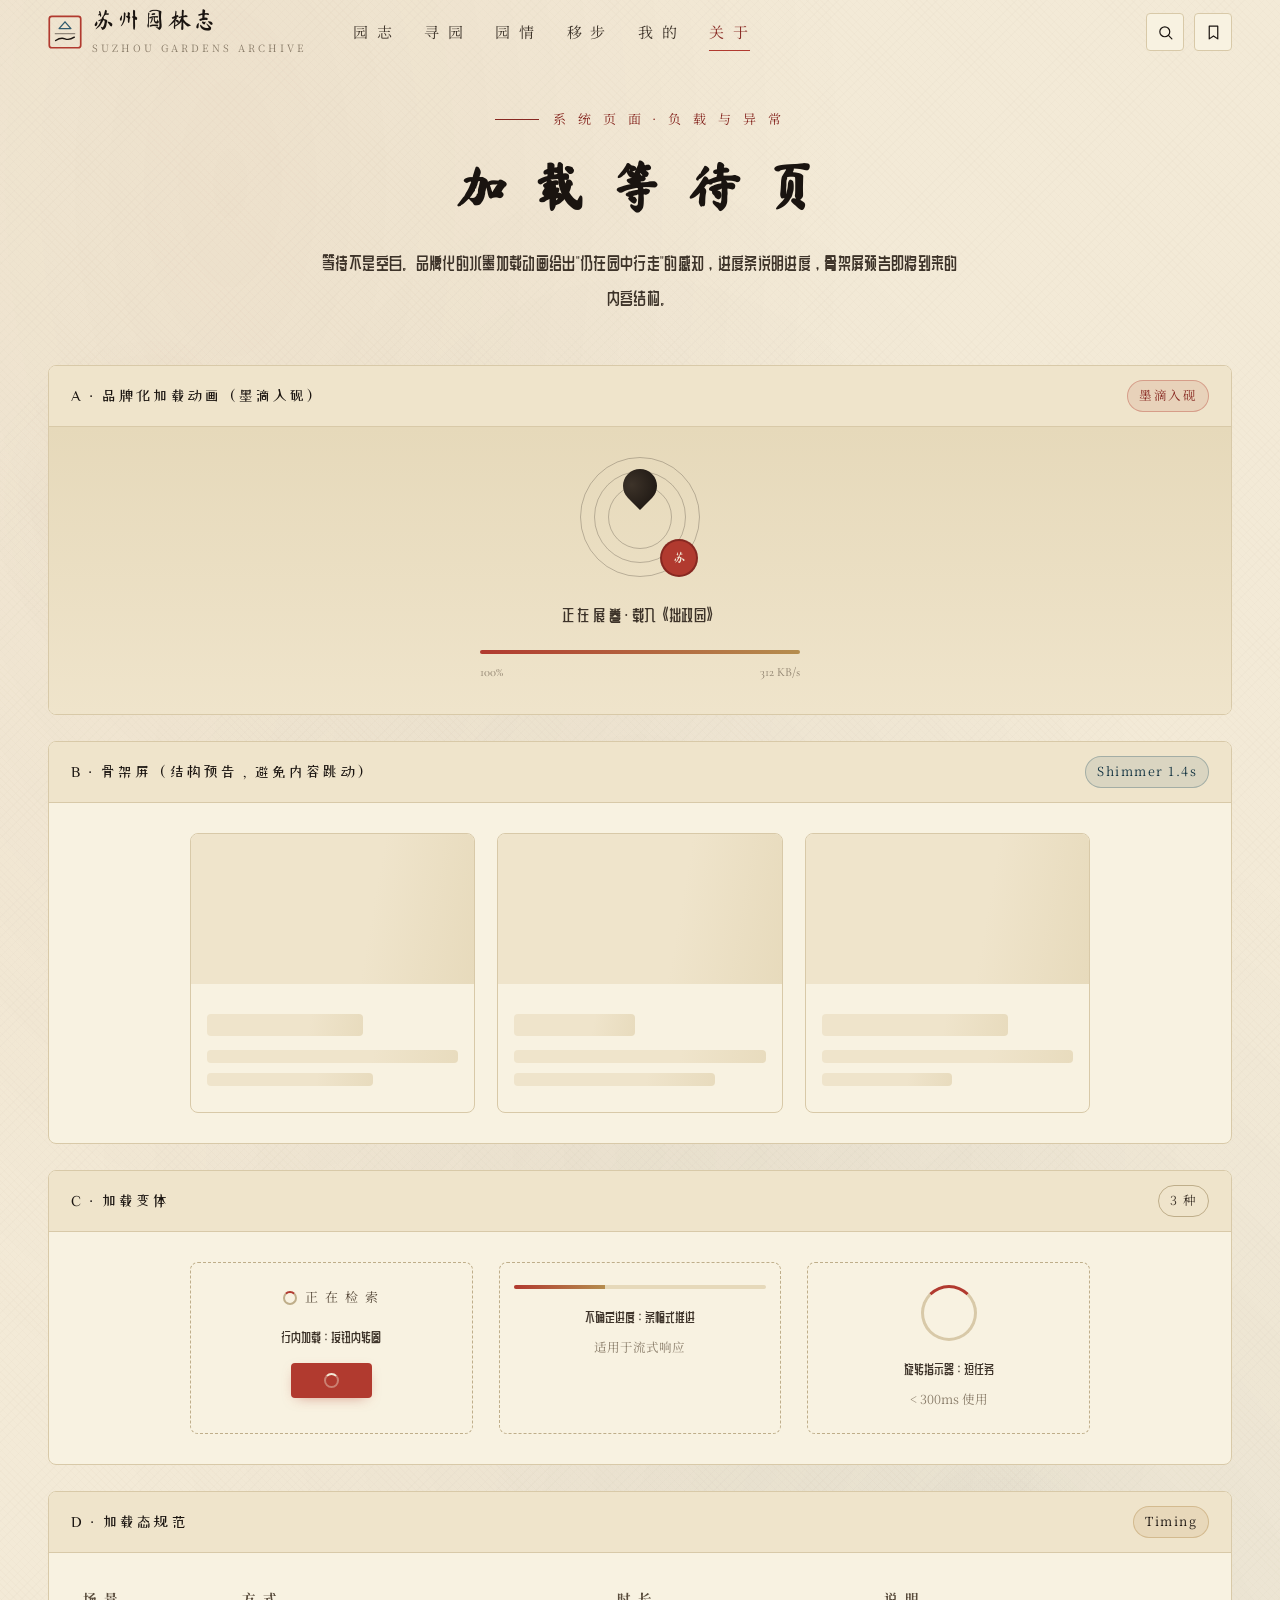
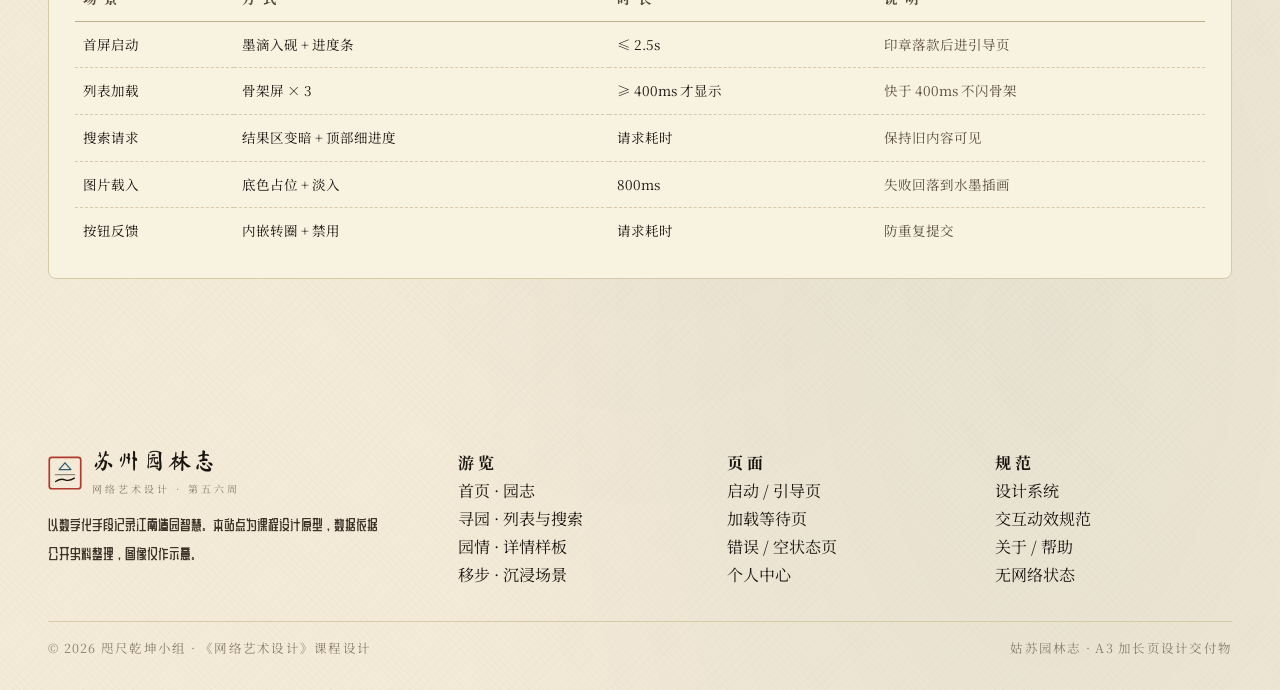
<file: loading.html>
<!DOCTYPE html>
<html lang="zh-CN">
<head>
<meta charset="UTF-8">
<meta name="viewport" content="width=device-width, initial-scale=1.0">
<title>加载等待 · 苏州园林志</title>
<meta name="description" content="加载等待页 · 骨架屏、进度条与品牌化加载动效">
<link rel="preconnect" href="https://fonts.googleapis.com">
<link rel="preconnect" href="https://fonts.gstatic.com" crossorigin>
<link href="https://fonts.googleapis.com/css2?family=Ma+Shan+Zheng&family=ZCOOL+XiaoWei&family=Noto+Serif+SC:wght@200;300;400;500;600;700;900&family=Liu+Jian+Mao+Cao&family=Cormorant+Garamond:ital,wght@0,300;0,400;0,500;1,400&family=ZCOOL+QingKe+HuangYou&display=swap" rel="stylesheet">
<link rel="stylesheet" href="app.css">
<style>
.l-hero{position:relative;z-index:2;padding:44px 0 30px;text-align:center}
.l-hero__t{font-family:var(--f-li);font-size:clamp(32px,4.6vw,52px);letter-spacing:.14em}
.l-wrap{position:relative;z-index:2;padding:20px 0 80px}
.l-demo{border:1px solid var(--border);border-radius:var(--r-md);background:var(--surface);overflow:hidden;margin-bottom:26px}
.l-demo__head{display:flex;align-items:center;gap:12px;padding:14px 22px;border-bottom:1px solid var(--border);background:var(--surface-2)}
.l-demo__t{font-family:var(--f-xw);font-size:15px;letter-spacing:.14em;color:var(--text)}
.l-demo__tag{margin-left:auto}
.l-demo__body{padding:30px 26px;display:flex;justify-content:center}
.l-demo__body--full{background:linear-gradient(180deg,var(--surface-3),var(--surface-2))}
/* 品牌化加载动画 */
.l-ink{position:relative;width:120px;height:120px;margin:0 auto 22px}
.l-ink__drop{position:absolute;left:50%;top:12px;width:34px;height:34px;margin-left:-17px;border-radius:50% 50% 50% 0;
  transform:rotate(-45deg);background:radial-gradient(circle at 35% 30%,#3d3329,#1a1410);
  animation:lDrop 2.1s var(--ease-soft) infinite}
.l-ink__ring{position:absolute;inset:0;border:1.5px solid rgba(26,20,16,.24);border-radius:50%;animation:gpBreath 2.4s ease-in-out infinite}
.l-ink__ring.r2{inset:14px;animation-delay:.35s}
.l-ink__ring.r3{inset:28px;animation-delay:.7s}
@keyframes lDrop{
  0%{transform:rotate(-45deg) translate(0,0) scale(.4);opacity:0}
  25%{transform:rotate(-45deg) translate(0,0) scale(1);opacity:1}
  60%{transform:rotate(-45deg) translate(0,42px) scale(1.15,.85);opacity:1}
  85%{transform:rotate(-45deg) translate(0,52px) scale(.7,.4);opacity:0}
  100%{transform:rotate(-45deg) translate(0,52px) scale(.4,.3);opacity:0}
}
.l-ink__seal{position:absolute;right:4px;bottom:2px;width:34px;height:34px;border-radius:50%;background:var(--primary);color:var(--text-inv);
  display:flex;align-items:center;justify-content:center;font-family:var(--f-li);font-size:13px;
  box-shadow:0 0 0 2px var(--primary-deep);animation:gpBreath 2.4s ease-in-out .6s}
/* 骨架 */
.l-sk{display:grid;grid-template-columns:repeat(3,1fr);gap:22px;width:100%;max-width:900px}
.l-sk__item{border:1px solid var(--border);border-radius:var(--r-md);overflow:hidden;background:var(--surface)}
.l-pill{display:inline-flex;align-items:center;gap:8px;font-family:var(--f-kai);font-size:13px;letter-spacing:.16em;color:var(--text-3)}
.l-pill i{width:14px;height:14px;border-radius:50%;border:2px solid var(--border-strong);border-top-color:var(--primary);animation:gpSpin .8s linear infinite;display:block}
@media (max-width:768px){ .l-sk{grid-template-columns:1fr} .l-demo__body{padding:22px 16px} }
</style>
</head>
<body class="gp-paper">
<header data-gp-nav></header>

<main>
  <section class="l-hero">
    <div class="gp-wrap">
      <div class="gp-eyebrow" style="justify-content:center">系 统 页 面 · 负 载 与 异 常</div>
      <h1 class="l-hero__t" style="margin-top:10px">加 载 等 待 页</h1>
      <p class="gp-lead" style="max-width:640px;margin:14px auto 0;text-align:center">
        等待不是空白。品牌化的水墨加载动画给出"仍在园中行走"的感知，进度条说明进度，骨架屏预告即将到来的内容结构。
      </p>
    </div>
  </section>

  <div class="l-wrap">
    <div class="gp-wrap">

      <!-- A 品牌化加载 -->
      <section class="l-demo">
        <div class="l-demo__head">
          <span class="l-demo__t">A · 品牌化加载动画（墨滴入砚）</span>
          <span class="gp-tag gp-tag--primary l-demo__tag">墨滴入砚</span>
        </div>
        <div class="l-demo__body l-demo__body--full">
          <div style="text-align:center">
            <div class="l-ink">
              <span class="l-ink__ring"></span><span class="l-ink__ring r2"></span><span class="l-ink__ring r3"></span>
              <span class="l-ink__drop"></span><span class="l-ink__seal">苏</span>
            </div>
            <div class="gp-lead" style="font-size:16px;color:var(--text-2)">正 在 展 卷 · 载入《拙政园》</div>
            <div style="width:min(320px,70vw);margin:18px auto 0" class="gp-progress">
              <div class="gp-progress__bar" data-gp-progress style="width:0"></div>
            </div>
            <div style="display:flex;justify-content:space-between;width:min(320px,70vw);margin:8px auto 0;font-family:var(--f-latin);font-size:12.5px;color:var(--text-4)">
              <span id="lPct">0%</span><span id="lSpeed">— KB/s</span>
            </div>
          </div>
        </div>
      </section>

      <!-- B 骨架屏 -->
      <section class="l-demo">
        <div class="l-demo__head">
          <span class="l-demo__t">B · 骨架屏（结构预告，避免内容跳动）</span>
          <span class="gp-tag gp-tag--accent l-demo__tag">Shimmer 1.4s</span>
        </div>
        <div class="l-demo__body">
          <div class="l-sk">
            <div class="l-sk__item"><div class="gp-sk gp-sk--media" style="height:150px;border-radius:0"></div><div style="padding:16px"><div class="gp-sk gp-sk--title"></div><div class="gp-sk gp-sk--line"></div><div class="gp-sk gp-sk--line" style="width:66%"></div></div></div>
            <div class="l-sk__item"><div class="gp-sk gp-sk--media" style="height:150px;border-radius:0"></div><div style="padding:16px"><div class="gp-sk gp-sk--title" style="width:48%"></div><div class="gp-sk gp-sk--line"></div><div class="gp-sk gp-sk--line" style="width:80%"></div></div></div>
            <div class="l-sk__item"><div class="gp-sk gp-sk--media" style="height:150px;border-radius:0"></div><div style="padding:16px"><div class="gp-sk gp-sk--title" style="width:74%"></div><div class="gp-sk gp-sk--line"></div><div class="gp-sk gp-sk--line" style="width:52%"></div></div></div>
          </div>
        </div>
      </section>

      <!-- C 变体 -->
      <section class="l-demo">
        <div class="l-demo__head">
          <span class="l-demo__t">C · 加载变体</span>
          <span class="gp-tag l-demo__tag">3 种</span>
        </div>
        <div class="l-demo__body">
          <div class="gp-grid" style="width:100%;max-width:900px;gap:26px">
            <div class="gp-col-4" style="text-align:center;padding:22px 14px;border:1px dashed var(--border-strong);border-radius:var(--r-md)">
              <span class="l-pill" style="justify-content:center"><i></i>正 在 检 索</span>
              <p class="gp-body" style="font-size:13px;margin-top:12px">行内加载：按钮内转圈</p>
              <button class="gp-btn gp-btn--primary gp-btn--sm is-loading" style="margin-top:12px">检 索 中</button>
            </div>
            <div class="gp-col-4" style="text-align:center;padding:22px 14px;border:1px dashed var(--border-strong);border-radius:var(--r-md)">
              <div class="gp-progress" style="margin-bottom:16px"><div class="gp-progress__bar is-indeterminate"></div></div>
              <p class="gp-body" style="font-size:13px">不确定进度：条幅式推进</p>
              <p class="gp-help" style="margin-top:6px">适用于流式响应</p>
            </div>
            <div class="gp-col-4" style="text-align:center;padding:22px 14px;border:1px dashed var(--border-strong);border-radius:var(--r-md)">
              <div style="width:56px;height:56px;margin:0 auto 16px;border-radius:50%;border:3px solid var(--border);border-top-color:var(--primary);animation:gpSpin .9s linear infinite"></div>
              <p class="gp-body" style="font-size:13px">旋转指示器：短任务</p>
              <p class="gp-help" style="margin-top:6px">&lt; 300ms 使用</p>
            </div>
          </div>
        </div>
      </section>

      <!-- D 状态矩阵 -->
      <section class="l-demo">
        <div class="l-demo__head">
          <span class="l-demo__t">D · 加载态规范</span>
          <span class="gp-tag gp-tag--gold l-demo__tag">Timing</span>
        </div>
        <div class="l-demo__body" style="display:block;padding:24px 26px">
          <table style="width:100%;border-collapse:collapse;font-family:var(--f-kai);font-size:13.5px">
            <thead><tr style="border-bottom:1px solid var(--border-strong);text-align:left">
              <th style="padding:10px 8px;letter-spacing:.14em;color:var(--text-3)">场 景</th>
              <th style="padding:10px 8px;letter-spacing:.14em;color:var(--text-3)">方 式</th>
              <th style="padding:10px 8px;letter-spacing:.14em;color:var(--text-3)">时 长</th>
              <th style="padding:10px 8px;letter-spacing:.14em;color:var(--text-3)">说 明</th>
            </tr></thead>
            <tbody>
              <tr style="border-bottom:1px dashed var(--border)"><td style="padding:11px 8px">首屏启动</td><td style="padding:11px 8px">墨滴入砚 + 进度条</td><td style="padding:11px 8px">≤ 2.5s</td><td style="padding:11px 8px;color:var(--text-3)">印章落款后进引导页</td></tr>
              <tr style="border-bottom:1px dashed var(--border)"><td style="padding:11px 8px">列表加载</td><td style="padding:11px 8px">骨架屏 × 3</td><td style="padding:11px 8px">≥ 400ms 才显示</td><td style="padding:11px 8px;color:var(--text-3)">快于 400ms 不闪骨架</td></tr>
              <tr style="border-bottom:1px dashed var(--border)"><td style="padding:11px 8px">搜索请求</td><td style="padding:11px 8px">结果区变暗 + 顶部细进度</td><td style="padding:11px 8px">请求耗时</td><td style="padding:11px 8px;color:var(--text-3)">保持旧内容可见</td></tr>
              <tr style="border-bottom:1px dashed var(--border)"><td style="padding:11px 8px">图片载入</td><td style="padding:11px 8px">底色占位 + 淡入</td><td style="padding:11px 8px">800ms</td><td style="padding:11px 8px;color:var(--text-3)">失败回落到水墨插画</td></tr>
              <tr><td style="padding:11px 8px">按钮反馈</td><td style="padding:11px 8px">内嵌转圈 + 禁用</td><td style="padding:11px 8px">请求耗时</td><td style="padding:11px 8px;color:var(--text-3)">防重复提交</td></tr>
            </tbody>
          </table>
        </div>
      </section>

    </div>
  </div>
</main>

<footer data-gp-footer></footer>

<script src="app.js"></script>
<script>
(function(){
  GP_APP.nav('about');
  GP_APP.footer();
  /* 模拟进度 */
  let p = 0;
  const bar = document.querySelector('[data-gp-progress]');
  const pct = document.getElementById('lPct');
  const spd = document.getElementById('lSpeed');
  setInterval(() => {
    p = Math.min(100, p + Math.random()*8 + 2);
    if (bar) bar.style.width = p + '%';
    if (pct) pct.textContent = Math.round(p) + '%';
    if (spd) spd.textContent = (120 + Math.floor(Math.random()*260)) + ' KB/s';
  }, 320);
})();
</script>
</body>
</html>
</file>
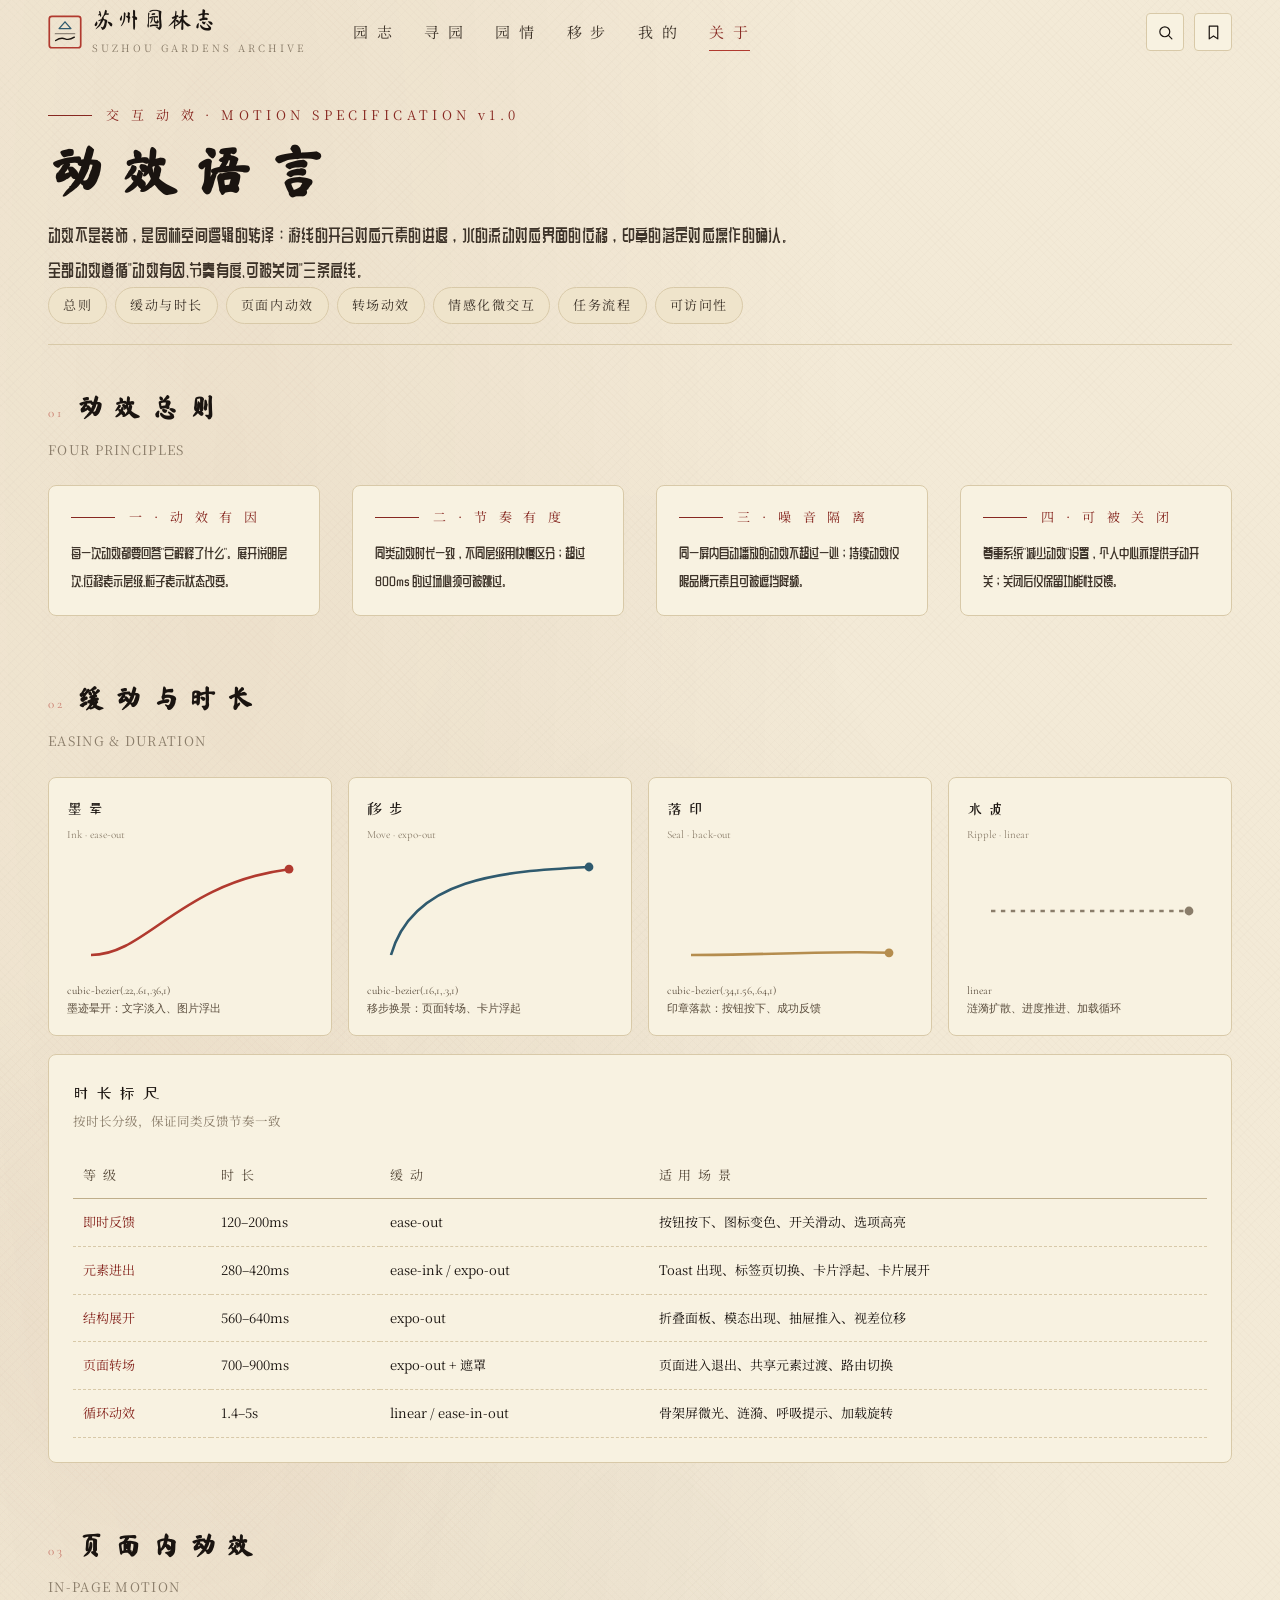
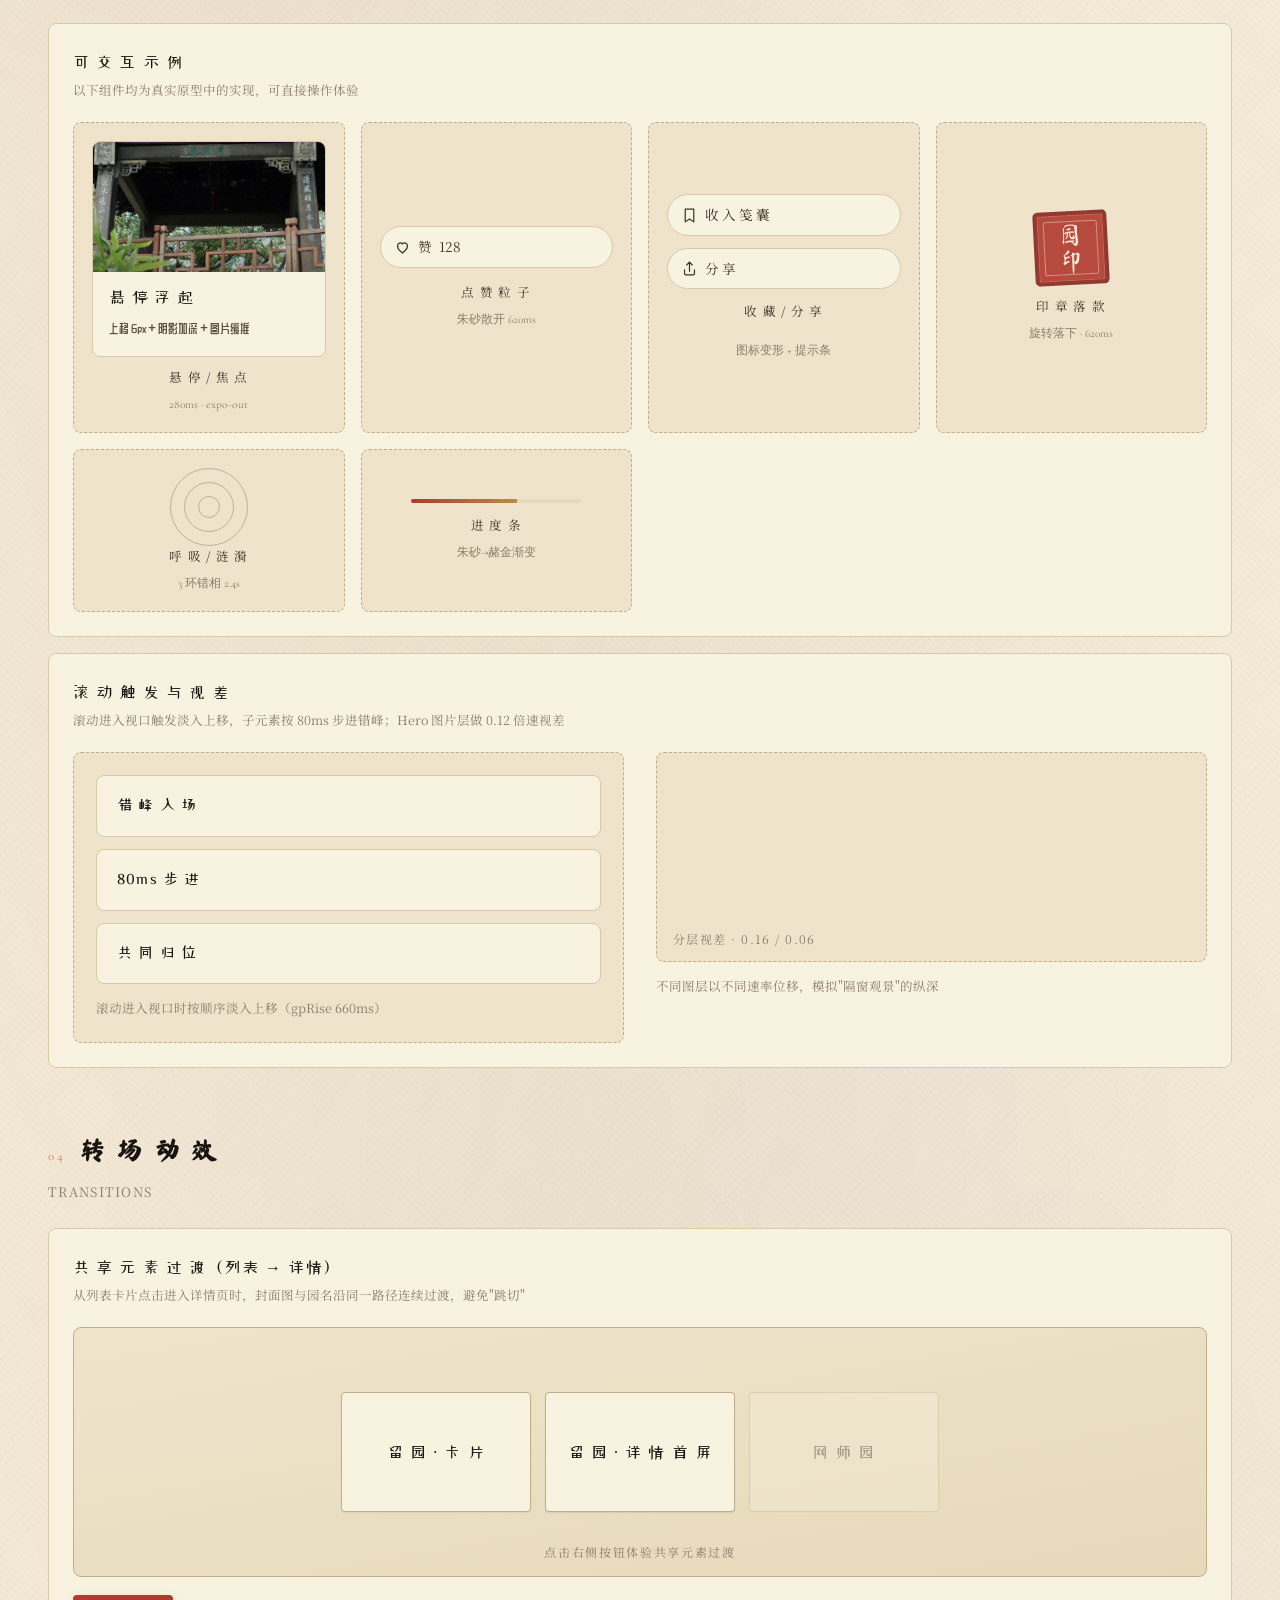
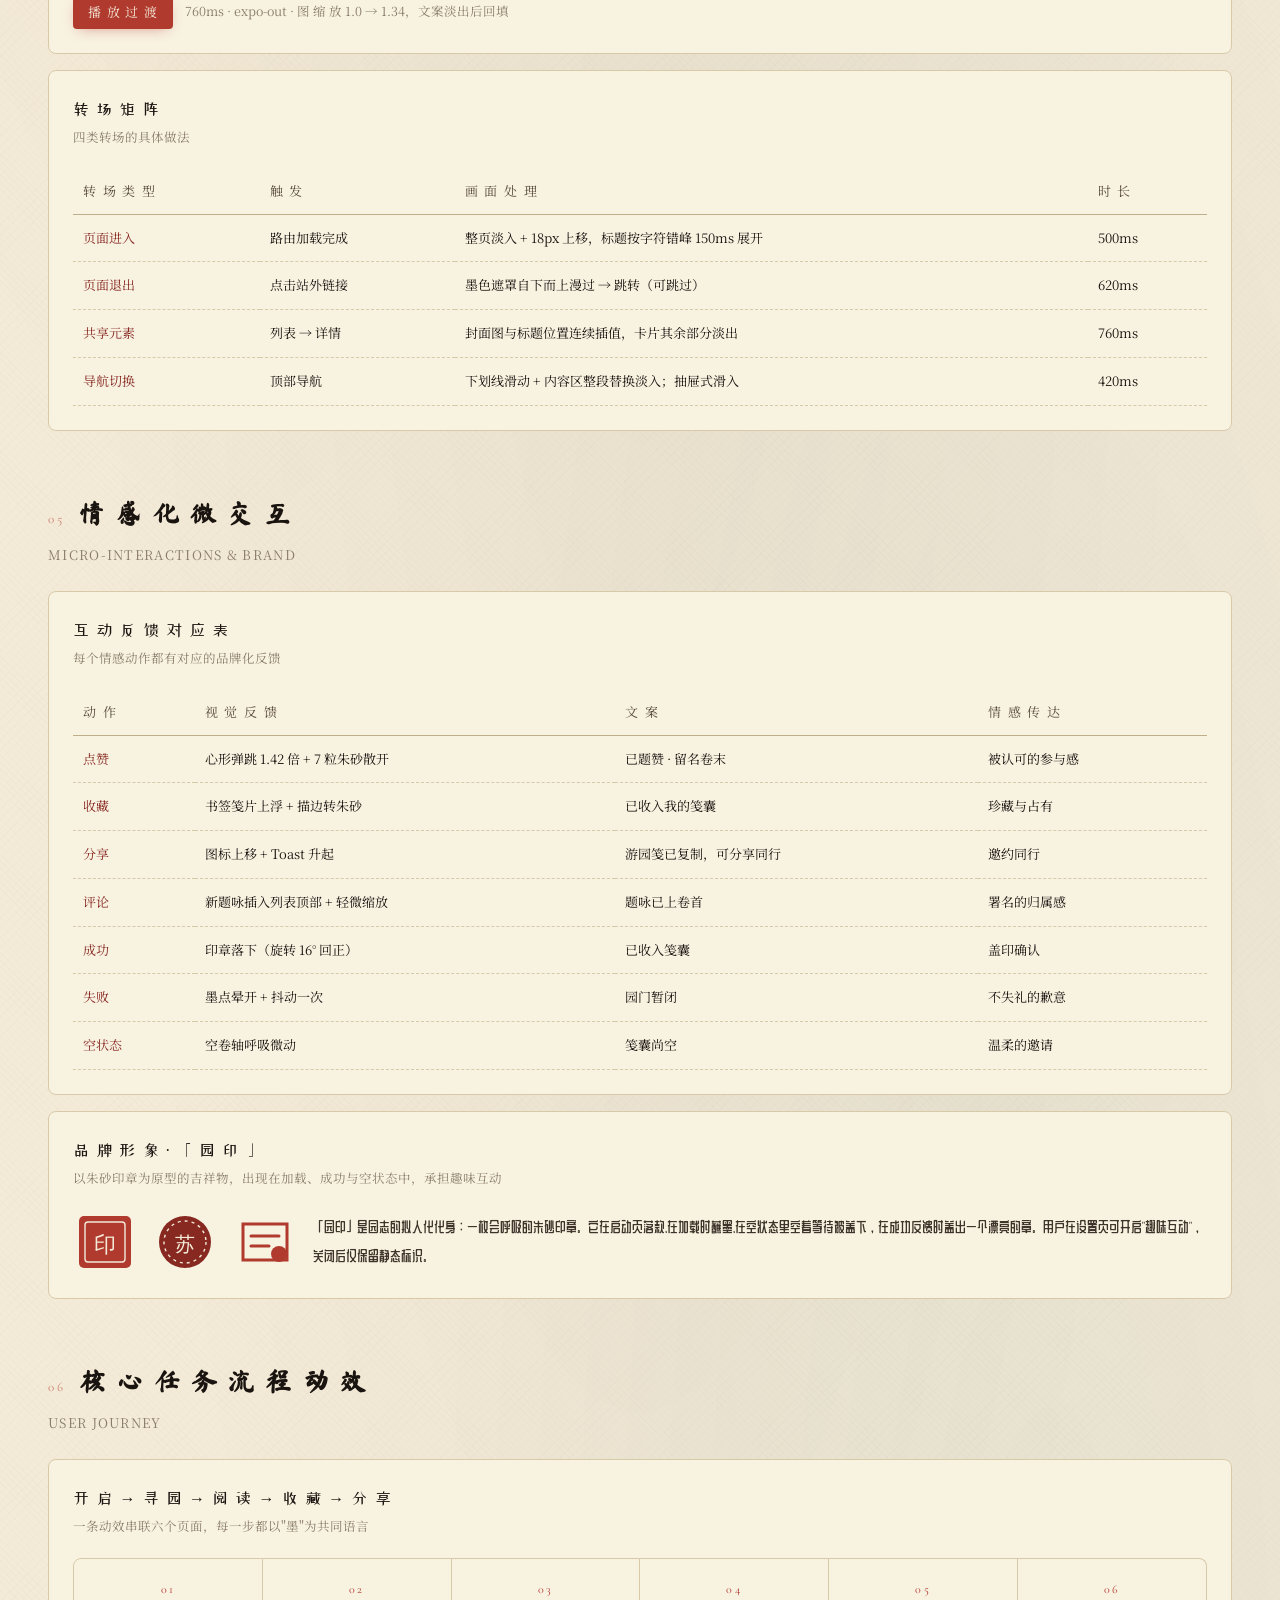
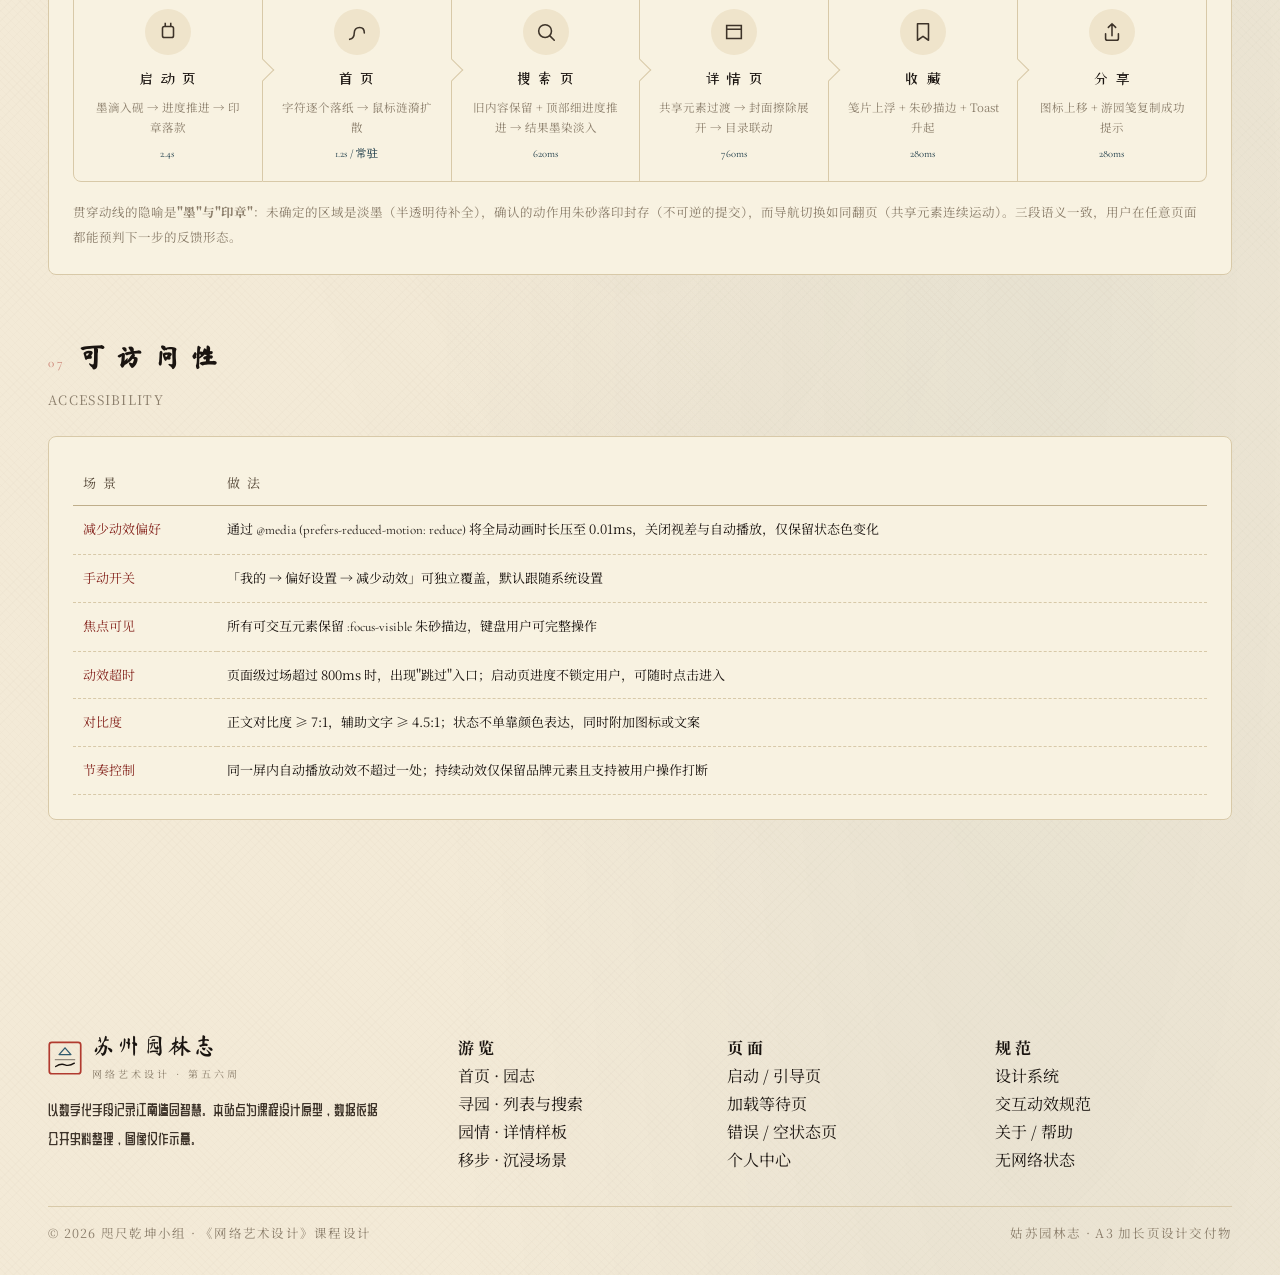
<file: motion.html>
<!DOCTYPE html>
<html lang="zh-CN">
<head>
<meta charset="UTF-8">
<meta name="viewport" content="width=device-width, initial-scale=1.0">
<title>交互动效规范 · 苏州园林志</title>
<meta name="description" content="页面内动效、转场动效、情感化微交互与核心任务流程动效">
<link rel="preconnect" href="https://fonts.googleapis.com">
<link rel="preconnect" href="https://fonts.gstatic.com" crossorigin>
<link href="https://fonts.googleapis.com/css2?family=Ma+Shan+Zheng&family=ZCOOL+XiaoWei&family=Noto+Serif+SC:wght@200;300;400;500;600;700;900&family=Liu+Jian+Mao+Cao&family=Cormorant+Garamond:ital,wght@0,300;0,400;0,500;1,400&family=ZCOOL+QingKe+HuangYou&display=swap" rel="stylesheet">
<link rel="stylesheet" href="app.css">
<style>
.m-doc{position:relative;z-index:2;padding:40px 0 90px}
.m-toc{display:flex;flex-wrap:wrap;gap:8px;margin-bottom:40px;padding-bottom:20px;border-bottom:1px solid var(--border)}
.m-toc a{padding:6px 14px;border-radius:var(--r-pill);background:var(--surface-2);border:1px solid var(--border);
  font-family:var(--f-kai);font-size:13px;letter-spacing:.12em;color:var(--text-2);transition:all var(--t-fast)}
.m-toc a:hover{border-color:var(--primary);color:var(--primary)}
.m-b{margin-bottom:60px;scroll-margin-top:92px}
.m-b__h{display:flex;align-items:baseline;gap:14px;margin-bottom:8px}
.m-b__n{font-family:var(--f-latin);font-size:13px;letter-spacing:.2em;color:var(--c-vermilion);opacity:.6}
.m-b__t{font-family:var(--f-li);font-size:26px;letter-spacing:.12em}
.m-b__d{font-family:var(--f-kai);font-size:13px;color:var(--text-4);letter-spacing:.1em;margin-bottom:24px}
.m-card{border:1px solid var(--border);border-radius:var(--r-md);background:var(--surface);padding:24px}
.m-card + .m-card{margin-top:16px}
.m-card__t{font-family:var(--f-xw);font-size:16px;letter-spacing:.1em;margin-bottom:4px}
.m-card__d{font-family:var(--f-kai);font-size:12.5px;color:var(--text-4);margin-bottom:20px}
.m-demo{display:grid;grid-template-columns:repeat(auto-fill,minmax(230px,1fr));gap:16px}
.m-demo__i{border:1px dashed var(--border-strong);border-radius:var(--r-md);padding:18px;text-align:center;background:var(--surface-2)}
.m-demo__n{font-family:var(--f-kai);font-size:12.5px;letter-spacing:.1em;color:var(--text-2)}
.m-demo__v{font-family:var(--f-latin);font-size:11.5px;color:var(--text-4);margin-top:5px}
.m-ease{display:grid;grid-template-columns:repeat(auto-fill,minmax(250px,1fr));gap:16px}
.m-ease__i{border:1px solid var(--border);border-radius:var(--r-md);background:var(--surface);padding:18px}
.m-ease__n{font-family:var(--f-xw);font-size:15px;letter-spacing:.08em}
.m-ease__u{font-family:var(--f-latin);font-size:11px;color:var(--text-4);margin-top:3px}
.m-ease__svg{width:100%;height:110px;margin:12px 0 8px}
.m-ease__p{font-family:var(--f-latin);font-size:11px;color:var(--text-3);line-height:1.6;word-break:break-all}
.m-table{width:100%;border-collapse:collapse;font-family:var(--f-kai);font-size:13px}
.m-table th{text-align:left;padding:11px 10px;border-bottom:1px solid var(--border-strong);color:var(--text-3);letter-spacing:.14em;font-weight:400}
.m-table td{padding:12px 10px;border-bottom:1px dashed var(--border);vertical-align:top}
.m-table td:first-child{color:var(--primary-deep);white-space:nowrap}
/* 流程 */
.m-flow{display:flex;align-items:stretch;gap:0;flex-wrap:wrap}
.m-flow__i{flex:1;min-width:150px;position:relative;padding:20px 16px 18px;text-align:center;border:1px solid var(--border);background:var(--surface);transition:transform var(--t-base) var(--ease-move),box-shadow var(--t-base)}
.m-flow__i:first-child{border-radius:var(--r-md) 0 0 var(--r-md)}
.m-flow__i:last-child{border-radius:0 var(--r-md) var(--r-md) 0}
.m-flow__i + .m-flow__i{border-left:0}
.m-flow__i:hover{transform:translateY(-5px);box-shadow:var(--sh-2);z-index:2}
.m-flow__i::after{content:'';position:absolute;right:-9px;top:50%;transform:translateY(-50%) rotate(45deg);width:16px;height:16px;
  background:var(--surface);border-top:1px solid var(--border);border-right:1px solid var(--border);z-index:3;transition:background var(--t-fast)}
.m-flow__i:last-child::after{display:none}
.m-flow__i:hover::after{background:var(--primary)}
.m-flow__no{font-family:var(--f-latin);font-size:12px;color:var(--c-vermilion);letter-spacing:.2em}
.m-flow__ic{width:46px;height:46px;margin:9px auto 11px;border-radius:50%;background:var(--surface-2);display:flex;align-items:center;justify-content:center;color:var(--text-2)}
.m-flow__t{font-family:var(--f-xw);font-size:15px;letter-spacing:.08em}
.m-flow__m{font-family:var(--f-kai);font-size:11.5px;color:var(--text-4);margin-top:6px;line-height:1.7}
.m-flow__a{font-family:var(--f-latin);font-size:10.5px;color:var(--accent-deep);margin-top:8px;display:block}
/* 舞台 */
.m-stage{position:relative;height:250px;border:1px solid var(--border-strong);border-radius:var(--r-md);overflow:hidden;
  background:linear-gradient(170deg,var(--surface-2),var(--surface-3));display:flex;align-items:center;justify-content:center}
.m-stage__layer{position:absolute;inset:0;display:flex;align-items:center;justify-content:center;gap:14px;transition:all .6s var(--ease-move)}
.m-stage__card{width:190px;height:120px;border:1px solid var(--border-strong);background:var(--surface);border-radius:var(--r-sm);
  display:flex;align-items:center;justify-content:center;font-family:var(--f-xw);font-size:16px;letter-spacing:.1em;
  transition:all .6s var(--ease-move);box-shadow:var(--sh-1)}
.m-stage.is-view .m-stage__layer.a{opacity:0;transform:translateX(-70px) scale(.86)}
.m-stage.is-view .m-stage__layer.b{opacity:1;transform:none}
.m-stage.is-view .m-stage__card{transform:scale(1.34)}
.m-stage__hint{position:absolute;bottom:14px;left:0;right:0;text-align:center;font-family:var(--f-kai);font-size:12px;letter-spacing:.14em;color:var(--text-4)}
/* IP */
.m-ip{display:flex;align-items:center;gap:16px}
.m-ip__a{width:64px;height:64px;flex:none;animation:gpFloatY 4s ease-in-out infinite}
.m-ip__b{width:64px;height:64px;flex:none;animation:gpFloatY 4s ease-in-out .6s infinite}
.m-ip__c{width:64px;height:64px;flex:none;animation:gpFloatY 4s ease-in-out 1.2s infinite}
@media (max-width:768px){ .m-flow__i{flex:1 1 45%} .m-flow__i::after{display:none} }
</style>
</head>
<body class="gp-paper">
<header data-gp-nav></header>

<main class="m-doc">
  <div class="gp-wrap">
    <div class="gp-eyebrow">交 互 动 效 · MOTION SPECIFICATION v1.0</div>
    <h1 class="gp-h1" style="margin:12px 0 14px">动 效 语 言</h1>
    <p class="gp-lead" style="max-width:760px">
      动效不是装饰，是园林空间逻辑的转译：游线的开合对应元素的进退，水的流动对应界面的位移，印章的落定对应操作的确认。
      全部动效遵循"动效有因、节奏有度、可被关闭"三条底线。
    </p>
    <nav class="m-toc">
      <a href="#m-principle">总则</a><a href="#m-ease">缓动与时长</a><a href="#m-inpage">页面内动效</a>
      <a href="#m-trans">转场动效</a><a href="#m-micro">情感化微交互</a><a href="#m-flow">任务流程</a><a href="#m-a11y">可访问性</a>
    </nav>

    <!-- 总则 -->
    <section class="m-b" id="m-principle">
      <div class="m-b__h"><span class="m-b__n">01</span><h2 class="m-b__t">动 效 总 则</h2></div>
      <div class="m-b__d">FOUR PRINCIPLES</div>
      <div class="gp-grid">
        <div class="gp-col-3"><div class="gp-card" style="padding:20px 22px;height:100%">
          <div class="gp-eyebrow" style="margin-bottom:11px">一 · 动 效 有 因</div>
          <p class="gp-body" style="font-size:13.5px">每一次动效都要回答"它解释了什么"。展开说明层次、位移表示层级、粒子表示状态改变。</p></div></div>
        <div class="gp-col-3"><div class="gp-card" style="padding:20px 22px;height:100%">
          <div class="gp-eyebrow" style="margin-bottom:11px">二 · 节 奏 有 度</div>
          <p class="gp-body" style="font-size:13.5px">同类动效时长一致，不同层级用快慢区分；超过 800ms 的过场必须可被跳过。</p></div></div>
        <div class="gp-col-3"><div class="gp-card" style="padding:20px 22px;height:100%">
          <div class="gp-eyebrow" style="margin-bottom:11px">三 · 噪 音 隔 离</div>
          <p class="gp-body" style="font-size:13.5px">同一屏内自动播放的动效不超过一处；持续动效仅限品牌元素且可被遮挡降频。</p></div></div>
        <div class="gp-col-3"><div class="gp-card" style="padding:20px 22px;height:100%">
          <div class="gp-eyebrow" style="margin-bottom:11px">四 · 可 被 关 闭</div>
          <p class="gp-body" style="font-size:13.5px">尊重系统"减少动效"设置，个人中心亦提供手动开关；关闭后仅保留功能性反馈。</p></div></div>
      </div>
    </section>

    <!-- 缓动 -->
    <section class="m-b" id="m-ease">
      <div class="m-b__h"><span class="m-b__n">02</span><h2 class="m-b__t">缓 动 与 时 长</h2></div>
      <div class="m-b__d">EASING &amp; DURATION</div>
      <div class="m-ease">
        <div class="m-ease__i">
          <div class="m-ease__n">墨 晕</div><div class="m-ease__u">Ink · ease-out</div>
          <svg class="m-ease__svg" viewBox="0 0 200 100" fill="none"><path d="M10 90 C 60 90 90 25 190 12" stroke="#b13a2f" stroke-width="2.4"/><circle cx="190" cy="12" r="4" fill="#b13a2f"/></svg>
          <div class="m-ease__p">cubic-bezier(.22,.61,.36,1)<br>墨迹晕开：文字淡入、图片浮出</div>
        </div>
        <div class="m-ease__i">
          <div class="m-ease__n">移 步</div><div class="m-ease__u">Move · expo-out</div>
          <svg class="m-ease__svg" viewBox="0 0 200 100" fill="none"><path d="M10 90 C 30 20 110 14 190 10" stroke="#2f5a6e" stroke-width="2.4"/><circle cx="190" cy="10" r="4" fill="#2f5a6e"/></svg>
          <div class="m-ease__p">cubic-bezier(.16,1,.3,1)<br>移步换景：页面转场、卡片浮起</div>
        </div>
        <div class="m-ease__i">
          <div class="m-ease__n">落 印</div><div class="m-ease__u">Seal · back-out</div>
          <svg class="m-ease__svg" viewBox="0 0 200 100" fill="none"><path d="M10 90 C 80 90 140 86 190 88" stroke="#b58d4e" stroke-width="2.4"/><circle cx="190" cy="88" r="4" fill="#b58d4e"/></svg>
          <div class="m-ease__p">cubic-bezier(.34,1.56,.64,1)<br>印章落款：按钮按下、成功反馈</div>
        </div>
        <div class="m-ease__i">
          <div class="m-ease__n">水 波</div><div class="m-ease__u">Ripple · linear</div>
          <svg class="m-ease__svg" viewBox="0 0 200 100" fill="none"><path d="M10 50 H190" stroke="#8a7d6a" stroke-width="2.4" stroke-dasharray="4 5"/><circle cx="190" cy="50" r="4" fill="#8a7d6a"/></svg>
          <div class="m-ease__p">linear<br>涟漪扩散、进度推进、加载循环</div>
        </div>
      </div>
      <div class="m-card" style="margin-top:18px">
        <div class="m-card__t">时 长 标 尺</div>
        <div class="m-card__d">按时长分级，保证同类反馈节奏一致</div>
        <table class="m-table">
          <thead><tr><th>等 级</th><th>时 长</th><th>缓 动</th><th>适 用 场 景</th></tr></thead>
          <tbody>
            <tr><td>即时反馈</td><td>120–200ms</td><td>ease-out</td><td>按钮按下、图标变色、开关滑动、选项高亮</td></tr>
            <tr><td>元素进出</td><td>280–420ms</td><td>ease-ink / expo-out</td><td>Toast 出现、标签页切换、卡片浮起、卡片展开</td></tr>
            <tr><td>结构展开</td><td>560–640ms</td><td>expo-out</td><td>折叠面板、模态出现、抽屉推入、视差位移</td></tr>
            <tr><td>页面转场</td><td>700–900ms</td><td>expo-out + 遮罩</td><td>页面进入退出、共享元素过渡、路由切换</td></tr>
            <tr><td>循环动效</td><td>1.4–5s</td><td>linear / ease-in-out</td><td>骨架屏微光、涟漪、呼吸提示、加载旋转</td></tr>
          </tbody>
        </table>
      </div>
    </section>

    <!-- 页面内动效 -->
    <section class="m-b" id="m-inpage">
      <div class="m-b__h"><span class="m-b__n">03</span><h2 class="m-b__t">页 面 内 动 效</h2></div>
      <div class="m-b__d">IN-PAGE MOTION</div>
      <div class="m-card">
        <div class="m-card__t">可 交 互 示 例</div>
        <div class="m-card__d">以下组件均为真实原型中的实现，可直接操作体验</div>
        <div class="m-demo">
          <div class="m-demo__i">
            <div class="gp-card gp-card--hover" style="text-align:left">
              <div class="gp-card__media" style="aspect-ratio:16/9"><img src="images/canglang-hero.jpg" alt="沧浪亭" onerror="this.src='images/card-canglang.jpg'"></div>
              <div class="gp-card__body" style="padding:14px 16px"><div class="gp-card__title" style="font-size:16px">悬 停 浮 起</div><div class="gp-card__desc" style="font-size:12.5px">上移 6px + 阴影加深 + 图片缓推</div></div>
            </div>
            <div class="m-demo__n" style="margin-top:10px">悬 停 / 焦 点</div><div class="m-demo__v">280ms · expo-out</div>
          </div>
          <div class="m-demo__i" style="display:flex;flex-direction:column;justify-content:center">
            <button class="gp-like" data-like><svg class="gp-like__icon" viewBox="0 0 24 24" fill="none" stroke="currentColor" stroke-width="1.8" stroke-linejoin="round"><path d="M12 21s-7-4.6-7-10a4 4 0 017-2.6A4 4 0 0119 11c0 5.4-7 10-7 10z"/></svg><span>赞 </span><span data-like-count>128</span></button>
            <div class="m-demo__n" style="margin-top:14px">点 赞 粒 子</div><div class="m-demo__v">朱砂散开 620ms</div>
          </div>
          <div class="m-demo__i" style="display:flex;flex-direction:column;justify-content:center;gap:12px">
            <button class="gp-collect" data-collect><svg class="gp-collect__icon" viewBox="0 0 24 24" fill="none" stroke="currentColor" stroke-width="1.7" stroke-linejoin="round"><path d="M6 3h12v18l-6-4.2L6 21z"/></svg><span>收 入 笺 囊</span></button>
            <button class="gp-share" data-share><svg class="gp-share__icon" viewBox="0 0 24 24" fill="none" stroke="currentColor" stroke-width="1.7" stroke-linecap="round"><path d="M12 3v13M8 7l4-4 4 4M5 14v5a2 2 0 002 2h10a2 2 0 002-2v-5"/></svg><span>分 享</span></button>
            <div class="m-demo__n">收 藏 / 分 享</div><div class="m-demo__v">图标变形 + 提示条</div>
          </div>
          <div class="m-demo__i" style="display:flex;flex-direction:column;justify-content:center">
            <div class="gp-seal" style="margin:0 auto 12px;opacity:.9">园<br>印</div>
            <div class="m-demo__n">印 章 落 款</div><div class="m-demo__v">旋转落下 · 620ms</div>
          </div>
          <div class="m-demo__i" style="display:flex;flex-direction:column;justify-content:center">
            <div style="width:78px;height:78px;margin:0 auto;position:relative">
              <span style="position:absolute;inset:0;border:1.5px solid rgba(26,20,16,.24);border-radius:50%;animation:gpBreath 2.4s ease-in-out infinite"></span>
              <span style="position:absolute;inset:14px;border:1.5px solid rgba(26,20,16,.24);border-radius:50%;animation:gpBreath 2.4s ease-in-out .35s"></span>
              <span style="position:absolute;inset:28px;border:1.5px solid rgba(26,20,16,.24);border-radius:50%;animation:gpBreath 2.4s ease-in-out .7s"></span>
            </div>
            <div class="m-demo__n">呼 吸 / 涟 漪</div><div class="m-demo__v">3 环错相 2.4s</div>
          </div>
          <div class="m-demo__i" style="display:flex;flex-direction:column;justify-content:center">
            <div style="width:100%;max-width:170px;margin:0 auto"><div class="gp-progress"><div class="gp-progress__bar" style="width:62%"></div></div></div>
            <div class="m-demo__n" style="margin-top:12px">进 度 条</div><div class="m-demo__v">朱砂→赭金渐变</div>
          </div>
        </div>
      </div>
      <div class="m-card">
        <div class="m-card__t">滚 动 触 发 与 视 差</div>
        <div class="m-card__d">滚动进入视口触发淡入上移，子元素按 80ms 步进错峰；Hero 图片层做 0.12 倍速视差</div>
        <div class="gp-grid">
          <div class="gp-col-6">
            <div style="border:1px dashed var(--border-strong);border-radius:var(--r-md);padding:22px;background:var(--surface-2)">
              <div class="gp-reveal gp-reveal--stagger in-view">
                <div class="gp-card" style="margin-bottom:12px"><div class="gp-card__body"><div class="gp-card__title" style="font-size:15px">错 峰 入 场</div></div></div>
                <div class="gp-card" style="margin-bottom:12px"><div class="gp-card__body"><div class="gp-card__title" style="font-size:15px">80ms 步 进</div></div></div>
                <div class="gp-card"><div class="gp-card__body"><div class="gp-card__title" style="font-size:15px">共 同 归 位</div></div></div>
              </div>
              <p class="gp-help" style="margin-top:14px">滚动进入视口时按顺序淡入上移（gpRise 660ms）</p>
            </div>
          </div>
          <div class="gp-col-6">
            <div style="border:1px dashed var(--border-strong);border-radius:var(--r-md);padding:22px;background:var(--surface-2);position:relative;height:210px;overflow:hidden">
              <div data-parallax="0.16" style="position:absolute;left:50%;top:50%;transform:translate(-50%,-50%);width:180px;height:120px;border-radius:var(--r-sm);background:linear-gradient(160deg,#c9b896,#8b5a3c);opacity:.92"></div>
              <div data-parallax="0.06" style="position:absolute;left:50%;top:50%;transform:translate(-50%,-50%);width:120px;height:80px;border-radius:var(--r-sm);border:1px solid rgba(243,234,215,.7);background:rgba(26,20,16,.22)"></div>
              <div style="position:absolute;left:16px;bottom:12px;font-family:var(--f-kai);font-size:12px;letter-spacing:.12em;color:var(--text-4)">分层视差 · 0.16 / 0.06</div>
            </div>
            <p class="gp-help" style="margin-top:14px">不同图层以不同速率位移，模拟"隔窗观景"的纵深</p>
          </div>
        </div>
      </div>
    </section>

    <!-- 转场 -->
    <section class="m-b" id="m-trans">
      <div class="m-b__h"><span class="m-b__n">04</span><h2 class="m-b__t">转 场 动 效</h2></div>
      <div class="m-b__d">TRANSITIONS</div>
      <div class="m-card">
        <div class="m-card__t">共 享 元 素 过 渡（列表 → 详情）</div>
        <div class="m-card__d">从列表卡片点击进入详情页时，封面图与园名沿同一路径连续过渡，避免"跳切"</div>
        <div class="m-stage" id="mStage">
          <div class="m-stage__layer a">
            <div class="m-stage__card">留 园 · 卡 片</div>
            <div class="m-stage__card" style="opacity:.6">拙 政 园</div>
            <div class="m-stage__card" style="opacity:.32">网 师 园</div>
          </div>
          <div class="m-stage__layer b">
            <div class="m-stage__card">留 园 · 详 情 首 屏</div>
          </div>
          <div class="m-stage__hint">点击右侧按钮体验共享元素过渡</div>
        </div>
        <div style="display:flex;gap:12px;margin-top:18px;align-items:center;flex-wrap:wrap">
          <button class="gp-btn gp-btn--primary gp-btn--sm" id="mStageBtn">播 放 过 渡</button>
          <span class="gp-help">760ms · expo-out · 图 缩 放 1.0 → 1.34，文案淡出后回填</span>
        </div>
      </div>
      <div class="m-card">
        <div class="m-card__t">转 场 矩 阵</div>
        <div class="m-card__d">四类转场的具体做法</div>
        <table class="m-table">
          <thead><tr><th>转 场 类 型</th><th>触 发</th><th>画 面 处 理</th><th>时 长</th></tr></thead>
          <tbody>
            <tr><td>页面进入</td><td>路由加载完成</td><td>整页淡入 + 18px 上移，标题按字符错峰 150ms 展开</td><td>500ms</td></tr>
            <tr><td>页面退出</td><td>点击站外链接</td><td>墨色遮罩自下而上漫过 → 跳转（可跳过）</td><td>620ms</td></tr>
            <tr><td>共享元素</td><td>列表 → 详情</td><td>封面图与标题位置连续插值，卡片其余部分淡出</td><td>760ms</td></tr>
            <tr><td>导航切换</td><td>顶部导航</td><td>下划线滑动 + 内容区整段替换淡入；抽屉式滑入</td><td>420ms</td></tr>
          </tbody>
        </table>
      </div>
    </section>

    <!-- 微交互 -->
    <section class="m-b" id="m-micro">
      <div class="m-b__h"><span class="m-b__n">05</span><h2 class="m-b__t">情 感 化 微 交 互</h2></div>
      <div class="m-b__d">MICRO-INTERACTIONS &amp; BRAND</div>
      <div class="m-card">
        <div class="m-card__t">互 动 反 馈 对 应 表</div>
        <div class="m-card__d">每个情感动作都有对应的品牌化反馈</div>
        <table class="m-table">
          <thead><tr><th>动 作</th><th>视 觉 反 馈</th><th>文 案</th><th>情 感 传 达</th></tr></thead>
          <tbody>
            <tr><td>点赞</td><td>心形弹跳 1.42 倍 + 7 粒朱砂散开</td><td>已题赞 · 留名卷末</td><td>被认可的参与感</td></tr>
            <tr><td>收藏</td><td>书签笺片上浮 + 描边转朱砂</td><td>已收入我的笺囊</td><td>珍藏与占有</td></tr>
            <tr><td>分享</td><td>图标上移 + Toast 升起</td><td>游园笺已复制，可分享同行</td><td>邀约同行</td></tr>
            <tr><td>评论</td><td>新题咏插入列表顶部 + 轻微缩放</td><td>题咏已上卷首</td><td>署名的归属感</td></tr>
            <tr><td>成功</td><td>印章落下（旋转 16° 回正）</td><td>已收入笺囊</td><td>盖印确认</td></tr>
            <tr><td>失败</td><td>墨点晕开 + 抖动一次</td><td>园门暂闭</td><td>不失礼的歉意</td></tr>
            <tr><td>空状态</td><td>空卷轴呼吸微动</td><td>笺囊尚空</td><td>温柔的邀请</td></tr>
          </tbody>
        </table>
      </div>
      <div class="m-card">
        <div class="m-card__t">品 牌 形 象 · 「 园 印 」</div>
        <div class="m-card__d">以朱砂印章为原型的吉祥物，出现在加载、成功与空状态中，承担趣味互动</div>
        <div class="m-ip">
          <div class="m-ip__a">
            <svg viewBox="0 0 64 64" fill="none"><rect x="6" y="6" width="52" height="52" rx="5" fill="#b13a2f"/><rect x="12" y="12" width="40" height="40" rx="3" stroke="#f3ead7" stroke-width="1.4"/><text x="32" y="42" text-anchor="middle" font-family="serif" font-size="22" fill="#f3ead7">印</text></svg>
          </div>
          <div class="m-ip__b">
            <svg viewBox="0 0 64 64" fill="none"><circle cx="32" cy="32" r="26" fill="#872821"/><circle cx="32" cy="32" r="21" stroke="#f3ead7" stroke-width="1.4" stroke-dasharray="3 4"/><text x="32" y="41" text-anchor="middle" font-family="serif" font-size="20" fill="#f3ead7">苏</text></svg>
          </div>
          <div class="m-ip__c">
            <svg viewBox="0 0 64 64" fill="none"><path d="M10 14h44v36H10z" stroke="#b13a2f" stroke-width="3"/><path d="M18 26h28M18 36h18" stroke="#b13a2f" stroke-width="3" stroke-linecap="round"/><circle cx="46" cy="44" r="8" fill="#b13a2f"/></svg>
          </div>
          <div style="flex:1;min-width:220px">
            <p class="gp-body" style="font-size:14px">「园印」是园志的拟人化化身：一枚会呼吸的朱砂印章。它在启动页落款、在加载时蘸墨、在空状态里空着等待被盖下，在成功反馈时盖出一个漂亮的章。用户在设置页可开启"趣味互动"，关闭后仅保留静态标识。</p>
          </div>
        </div>
      </div>
    </section>

    <!-- 流程 -->
    <section class="m-b" id="m-flow">
      <div class="m-b__h"><span class="m-b__n">06</span><h2 class="m-b__t">核 心 任 务 流 程 动 效</h2></div>
      <div class="m-b__d">USER JOURNEY</div>
      <div class="m-card">
        <div class="m-card__t">开 启 → 寻 园 → 阅 读 → 收 藏 → 分 享</div>
        <div class="m-card__d">一条动效串联六个页面，每一步都以"墨"为共同语言</div>
        <div class="m-flow">
          <div class="m-flow__i"><div class="m-flow__no">01</div>
            <div class="m-flow__ic"><svg viewBox="0 0 24 24" width="22" height="22" fill="none" stroke="currentColor" stroke-width="1.7"><rect x="6" y="6" width="12" height="12" rx="2"/><path d="M9 2v4M15 2v4"/></svg></div>
            <div class="m-flow__t">启 动 页</div><div class="m-flow__m">墨滴入砚 → 进度推进 → 印章落款</div><span class="m-flow__a">2.4s</span></div>
          <div class="m-flow__i"><div class="m-flow__no">02</div>
            <div class="m-flow__ic"><svg viewBox="0 0 24 24" width="22" height="22" fill="none" stroke="currentColor" stroke-width="1.7" stroke-linecap="round"><path d="M4 20c4-1 5-4 5-7s2-6 6-6 5 3 5 6"/></svg></div>
            <div class="m-flow__t">首 页</div><div class="m-flow__m">字符逐个落纸 → 鼠标涟漪扩散</div><span class="m-flow__a">1.2s / 常驻</span></div>
          <div class="m-flow__i"><div class="m-flow__no">03</div>
            <div class="m-flow__ic"><svg viewBox="0 0 24 24" width="22" height="22" fill="none" stroke="currentColor" stroke-width="1.7" stroke-linecap="round"><circle cx="11" cy="11" r="7"/><path d="M16.5 16.5L21 21"/></svg></div>
            <div class="m-flow__t">搜 索 页</div><div class="m-flow__m">旧内容保留 + 顶部细进度推进 → 结果墨染淡入</div><span class="m-flow__a">620ms</span></div>
          <div class="m-flow__i"><div class="m-flow__no">04</div>
            <div class="m-flow__ic"><svg viewBox="0 0 24 24" width="22" height="22" fill="none" stroke="currentColor" stroke-width="1.7"><path d="M4 5h16v14H4z"/><path d="M4 9h16"/></svg></div>
            <div class="m-flow__t">详 情 页</div><div class="m-flow__m">共享元素过渡 → 封面擦除展开 → 目录联动</div><span class="m-flow__a">760ms</span></div>
          <div class="m-flow__i"><div class="m-flow__no">05</div>
            <div class="m-flow__ic"><svg viewBox="0 0 24 24" width="22" height="22" fill="none" stroke="currentColor" stroke-width="1.7" stroke-linejoin="round"><path d="M6 3h12v18l-6-4.2L6 21z"/></svg></div>
            <div class="m-flow__t">收 藏</div><div class="m-flow__m">笺片上浮 + 朱砂描边 + Toast 升起</div><span class="m-flow__a">280ms</span></div>
          <div class="m-flow__i"><div class="m-flow__no">06</div>
            <div class="m-flow__ic"><svg viewBox="0 0 24 24" width="22" height="22" fill="none" stroke="currentColor" stroke-width="1.7" stroke-linecap="round"><path d="M12 3v13M8 7l4-4 4 4M5 14v5a2 2 0 002 2h10a2 2 0 002-2v-5"/></svg></div>
            <div class="m-flow__t">分 享</div><div class="m-flow__m">图标上移 + 游园笺复制成功提示</div><span class="m-flow__a">280ms</span></div>
        </div>
        <p class="gp-help" style="margin-top:18px;line-height:2">
          贯穿动线的隐喻是<b>"墨"与"印章"</b>：未确定的区域是淡墨（半透明待补全），确认的动作用朱砂落印封存（不可逆的提交），而导航切换如同翻页（共享元素连续运动）。三段语义一致，用户在任意页面都能预判下一步的反馈形态。
        </p>
      </div>
    </section>

    <!-- 可访问性 -->
    <section class="m-b" id="m-a11y">
      <div class="m-b__h"><span class="m-b__n">07</span><h2 class="m-b__t">可 访 问 性</h2></div>
      <div class="m-b__d">ACCESSIBILITY</div>
      <div class="m-card">
        <table class="m-table">
          <thead><tr><th>场 景</th><th>做 法</th></tr></thead>
          <tbody>
            <tr><td>减少动效偏好</td><td>通过 <code style="font-family:var(--f-latin)">@media (prefers-reduced-motion: reduce)</code> 将全局动画时长压至 0.01ms，关闭视差与自动播放，仅保留状态色变化</td></tr>
            <tr><td>手动开关</td><td>「我的 → 偏好设置 → 减少动效」可独立覆盖，默认跟随系统设置</td></tr>
            <tr><td>焦点可见</td><td>所有可交互元素保留 <code style="font-family:var(--f-latin)">:focus-visible</code> 朱砂描边，键盘用户可完整操作</td></tr>
            <tr><td>动效超时</td><td>页面级过场超过 800ms 时，出现"跳过"入口；启动页进度不锁定用户，可随时点击进入</td></tr>
            <tr><td>对比度</td><td>正文对比度 ≥ 7:1，辅助文字 ≥ 4.5:1；状态不单靠颜色表达，同时附加图标或文案</td></tr>
            <tr><td>节奏控制</td><td>同一屏内自动播放动效不超过一处；持续动效仅保留品牌元素且支持被用户操作打断</td></tr>
          </tbody>
        </table>
      </div>
    </section>
  </div>
</main>

<footer data-gp-footer></footer>

<script src="app.js"></script>
<script>
(function(){
  GP_APP.nav('about'); GP_APP.footer();

  /* 共享元素过渡演示 */
  const stage = document.getElementById('mStage');
  const btn = document.getElementById('mStageBtn');
  btn.addEventListener('click', () => {
    stage.classList.toggle('is-view');
    btn.textContent = stage.classList.contains('is-view') ? '返 回 列 表' : '播 放 过 渡';
  });
})();
</script>
</body>
</html>
</file>
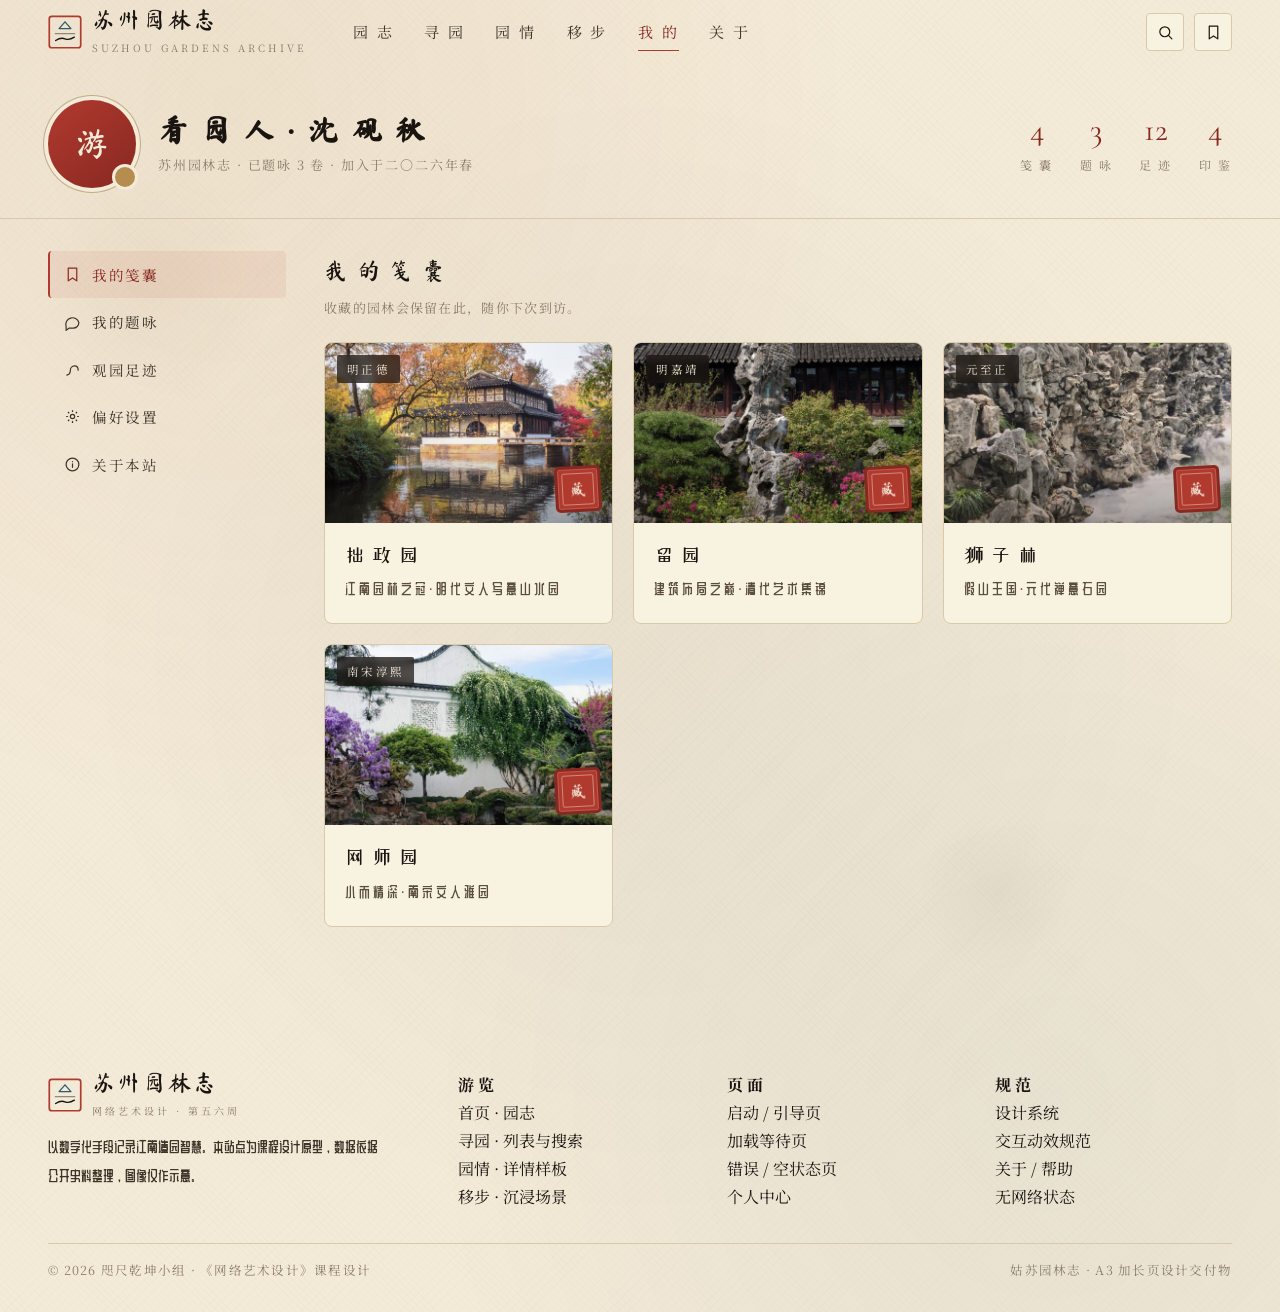
<file: profile.html>
<!DOCTYPE html>
<html lang="zh-CN">
<head>
<meta charset="UTF-8">
<meta name="viewport" content="width=device-width, initial-scale=1.0">
<title>我的 · 苏州园林志</title>
<meta name="description" content="个人中心与设置 · 笺囊、题咏、足迹与偏好设置">
<link rel="preconnect" href="https://fonts.googleapis.com">
<link rel="preconnect" href="https://fonts.gstatic.com" crossorigin>
<link href="https://fonts.googleapis.com/css2?family=Ma+Shan+Zheng&family=ZCOOL+XiaoWei&family=Noto+Serif+SC:wght@200;300;400;500;600;700;900&family=Liu+Jian+Mao+Cao&family=Cormorant+Garamond:ital,wght@0,300;0,400;0,500;1,400&family=ZCOOL+QingKe+HuangYou&display=swap" rel="stylesheet">
<link rel="stylesheet" href="app.css">
<style>
.u-hero{position:relative;z-index:2;padding:36px 0 30px;border-bottom:1px solid var(--border)}
.u-top{display:flex;align-items:center;gap:22px;flex-wrap:wrap}
.u-avatar{width:88px;height:88px;border-radius:50%;flex:none;display:flex;align-items:center;justify-content:center;
  font-family:var(--f-li);font-size:34px;color:var(--text-inv);background:linear-gradient(140deg,var(--c-vermilion),var(--c-vermilion-deep));
  box-shadow:0 0 0 4px var(--bg),0 0 0 5px var(--border-strong);position:relative}
.u-avatar::after{content:'';position:absolute;right:-2px;bottom:-2px;width:26px;height:26px;border-radius:50%;
  background:var(--c-gold);border:3px solid var(--bg);display:flex;align-items:center;justify-content:center}
.u-id h1{font-family:var(--f-li);font-size:30px;letter-spacing:.12em;color:var(--c-ink);line-height:1.2}
.u-id__sub{font-family:var(--f-kai);font-size:13px;letter-spacing:.14em;color:var(--text-4);margin-top:6px}
.u-stats{display:flex;gap:26px;margin-left:auto;flex-wrap:wrap}
.u-stat{text-align:center}
.u-stat__n{font-family:var(--f-latin);font-size:32px;color:var(--primary-deep);line-height:1}
.u-stat__l{font-family:var(--f-kai);font-size:12px;letter-spacing:.18em;color:var(--text-4);margin-top:6px;display:block}
.u-body{padding:32px 0 80px}
.u-layout{display:grid;grid-template-columns:238px minmax(0,1fr);gap:38px;align-items:start}
.u-side{position:sticky;top:84px}
.u-side__item{display:flex;align-items:center;gap:11px;padding:11px 14px;border-radius:var(--r-sm);cursor:pointer;
  font-family:var(--f-kai);font-size:14.5px;letter-spacing:.12em;color:var(--text-2);
  border-left:2px solid transparent;transition:all var(--t-fast) var(--ease-soft);background:none;border-top:0;border-right:0;border-bottom:0;width:100%;text-align:left}
.u-side__item:hover{background:var(--surface-2);color:var(--primary)}
.u-side__item.is-on{background:rgba(177,58,47,.08);color:var(--primary-deep);border-left-color:var(--primary)}
.u-side__item svg{width:17px;height:17px;flex:none}
.u-panel{display:none}
.u-panel.is-on{display:block;animation:gpFadeUp .45s var(--ease-move)}
.u-panel__t{font-family:var(--f-li);font-size:23px;letter-spacing:.1em;margin-bottom:6px}
.u-panel__d{font-family:var(--f-kai);font-size:13px;color:var(--text-4);letter-spacing:.1em;margin-bottom:22px}
.u-set{display:flex;align-items:center;gap:18px;padding:18px 20px;border:1px solid var(--border);border-radius:var(--r-md);background:var(--surface);margin-bottom:12px}
.u-set__icon{width:40px;height:40px;border-radius:var(--r-sm);background:var(--surface-2);color:var(--text-3);display:flex;align-items:center;justify-content:center;flex:none}
.u-set__t{font-family:var(--f-xw);font-size:15.5px;letter-spacing:.08em}
.u-set__d{font-family:var(--f-kai);font-size:12.5px;color:var(--text-4);margin-top:3px;line-height:1.7}
.u-set__ctl{margin-left:auto;flex:none}
.u-danger{border-color:rgba(177,58,47,.35)}
.u-danger .u-set__icon{background:rgba(177,58,47,.1);color:var(--primary)}
.u-favs{display:grid;grid-template-columns:repeat(3,1fr);gap:20px}
.u-trail{display:grid;gap:0}
.u-trail__i{display:flex;gap:16px;padding:16px 0;border-bottom:1px dashed var(--border)}
.u-trail__d{width:8px;height:8px;border-radius:50%;background:var(--primary);margin-top:10px;flex:none;box-shadow:0 0 0 4px rgba(177,58,47,.12)}
.u-trail__t{font-family:var(--f-kai);font-size:14.5px;color:var(--text)}
.u-trail__m{font-family:var(--f-latin);font-size:12px;color:var(--text-4);margin-top:3px}
@media (max-width:1024px){ .u-layout{grid-template-columns:1fr} .u-side{position:static;display:flex;gap:6px;overflow-x:auto;padding-bottom:6px} .u-side__item{white-space:nowrap;border-left:0;border-bottom:2px solid transparent;border-radius:0} .u-side__item.is-on{border-left:0;border-bottom-color:var(--primary)} }
@media (max-width:768px){ .u-stats{margin-left:0;gap:20px} .u-favs{grid-template-columns:1fr} }
</style>
</head>
<body class="gp-paper">
<header data-gp-nav></header>

<main>
  <section class="u-hero">
    <div class="gp-wrap">
      <div class="u-top">
        <div class="u-avatar">游</div>
        <div class="u-id">
          <h1>看 园 人 · 沈 砚 秋</h1>
          <div class="u-id__sub">苏州园林志 · 已题咏 3 卷 · 加入于二〇二六年春</div>
        </div>
        <div class="u-stats">
          <div class="u-stat"><span class="u-stat__n" id="stFav">0</span><span class="u-stat__l">笺 囊</span></div>
          <div class="u-stat"><span class="u-stat__n">3</span><span class="u-stat__l">题 咏</span></div>
          <div class="u-stat"><span class="u-stat__n">12</span><span class="u-stat__l">足 迹</span></div>
          <div class="u-stat"><span class="u-stat__n">4</span><span class="u-stat__l">印 鉴</span></div>
        </div>
      </div>
    </div>
  </section>

  <section class="u-body">
    <div class="gp-wrap">
      <div class="u-layout">
        <aside class="u-side" id="uSide">
          <button class="u-side__item is-on" data-panel="fav">
            <svg viewBox="0 0 24 24" fill="none" stroke="currentColor" stroke-width="1.7" stroke-linejoin="round"><path d="M6 3h12v18l-6-4.2L6 21z"/></svg>我的笺囊</button>
          <button class="u-side__item" data-panel="cmt">
            <svg viewBox="0 0 24 24" fill="none" stroke="currentColor" stroke-width="1.7" stroke-linejoin="round"><path d="M21 12a8 8 0 01-8 8H7l-4 3v-5.5A8 8 0 1121 12z"/></svg>我的题咏</button>
          <button class="u-side__item" data-panel="trail">
            <svg viewBox="0 0 24 24" fill="none" stroke="currentColor" stroke-width="1.7" stroke-linecap="round"><path d="M4 20c4-1 5-4 5-7s2-6 6-6 5 3 5 6"/></svg>观园足迹</button>
          <button class="u-side__item" data-panel="setting">
            <svg viewBox="0 0 24 24" fill="none" stroke="currentColor" stroke-width="1.7"><circle cx="12" cy="12" r="3"/><path d="M12 3v2.5M12 18.5V21M21 12h-2.5M5.5 12H3M18.4 5.6l-1.8 1.8M7.4 16.6l-1.8 1.8M18.4 18.4l-1.8-1.8M7.4 7.4L5.6 5.6"/></svg>偏好设置</button>
          <button class="u-side__item" data-panel="about">
            <svg viewBox="0 0 24 24" fill="none" stroke="currentColor" stroke-width="1.7"><circle cx="12" cy="12" r="9"/><path d="M12 11v5M12 8h.01" stroke-linecap="round"/></svg>关于本站</button>
        </aside>

        <div>
          <!-- 笺囊 -->
          <section class="u-panel is-on" id="p-fav">
            <div class="u-panel__t">我 的 笺 囊</div>
            <div class="u-panel__d">收藏的园林会保留在此，随你下次到访。</div>
            <div class="u-favs" id="uFavs"></div>
            <div class="gp-state" id="uFavEmpty" style="display:none">
              <svg class="gp-state__art" viewBox="0 0 120 120" fill="none">
                <path d="M42 26h36v68l-18-13-18 13z" fill="#f8f2e1" stroke="#bfae8a" stroke-width="1.8" stroke-linejoin="round"/>
                <path d="M54 46h12M54 58h12" stroke="#c9b896" stroke-width="2.4" stroke-linecap="round"/>
              </svg>
              <div class="gp-state__title">笺 囊 尚 空</div>
              <div class="gp-state__desc">遇到喜欢的园子，点"收入笺囊"，它就会留在这里等你。</div>
              <div class="gp-state__actions"><a class="gp-btn gp-btn--primary" href="explore.html">去 寻 一 园</a></div>
            </div>
          </section>

          <!-- 题咏 -->
          <section class="u-panel" id="p-cmt">
            <div class="u-panel__t">我 的 题 咏</div>
            <div class="u-panel__d">你在各园留下的观园所得。</div>
            <div class="gp-card" style="padding:20px 22px;margin-bottom:14px">
              <div class="gp-comment__head">
                <span class="gp-comment__name">沈 砚 秋</span>
                <span class="gp-tag gp-tag--gold">留 园 · 冠云峰</span>
                <span class="gp-comment__time">2 天前</span>
              </div>
              <div class="gp-comment__text">皱、漏、瘦、透四字，站着看和绕着看完全是两座石头。绕三圈才明白"冠云"不是形状，是气势。</div>
              <div class="gp-comment__acts">
                <button class="gp-comment__act" data-like><span>赞 </span><span data-like-count>9</span></button>
                <button class="gp-comment__act">删 除</button>
              </div>
            </div>
            <div class="gp-card" style="padding:20px 22px;margin-bottom:14px">
              <div class="gp-comment__head">
                <span class="gp-comment__name">沈 砚 秋</span>
                <span class="gp-tag gp-tag--gold">沧浪亭 · 看山楼</span>
                <span class="gp-comment__time">6 天前</span>
              </div>
              <div class="gp-comment__text">"看山楼"得见山，一园之内借了园外的远山古塔——这是江南造园最开阔的一笔。</div>
              <div class="gp-comment__acts">
                <button class="gp-comment__act" data-like><span>赞 </span><span data-like-count>4</span></button>
                <button class="gp-comment__act">删 除</button>
              </div>
            </div>
          </section>

          <!-- 足迹 -->
          <section class="u-panel" id="p-trail">
            <div class="u-panel__t">观 园 足 迹</div>
            <div class="u-panel__d">最近 30 天的浏览记录，可一键清除。</div>
            <div class="u-trail">
              <div class="u-trail__i"><span class="u-trail__d"></span><div><div class="u-trail__t">拙政园 · 远香堂（沉浸场景页）</div><div class="u-trail__m">今天 14:22 · 浏览 6 分钟</div></div></div>
              <div class="u-trail__i"><span class="u-trail__d"></span><div><div class="u-trail__t">留园 · 冠云峰（详情页）</div><div class="u-trail__m">昨天 09:40 · 浏览 3 分钟</div></div></div>
              <div class="u-trail__i"><span class="u-trail__d"></span><div><div class="u-trail__t">搜索"水" · 3 条结果</div><div class="u-trail__m">10 月 26 日 19:08</div></div></div>
              <div class="u-trail__i"><span class="u-trail__d"></span><div><div class="u-trail__t">狮子林 · 真趣亭（详情页）</div><div class="u-trail__m">10 月 25 日 15:11 · 浏览 8 分钟</div></div></div>
              <div class="u-trail__i"><span class="u-trail__d"></span><div><div class="u-trail__t">网师园 · 濯缨水阁</div><div class="u-trail__m">10 月 22 日 10:02 · 浏览 5 分钟</div></div></div>
            </div>
            <button class="gp-btn gp-btn--ghost gp-btn--sm" style="margin-top:18px" onclick="GP_APP.toast('足迹记录已清除','info')">清 除 足 迹</button>
          </section>

          <!-- 设置 -->
          <section class="u-panel" id="p-setting">
            <div class="u-panel__t">偏 好 设 置</div>
            <div class="u-panel__d">调整阅读与动效偏好，设置保存在本机。</div>

            <div class="u-set">
              <span class="u-set__icon"><svg viewBox="0 0 24 24" width="18" height="18" fill="none" stroke="currentColor" stroke-width="1.7" stroke-linecap="round"><path d="M4 20c4-1 5-4 5-7s2-6 6-6 5 3 5 6"/><path d="M2 12h2M20 12h2"/></svg></span>
              <div><div class="u-set__t">减少动效</div><div class="u-set__d">关闭视差、墨染与自动播放的过场动画，仅保留必要的状态反馈。</div></div>
              <div class="u-set__ctl"><label class="gp-switch"><input type="checkbox" id="setMotion"><span class="gp-switch__track"></span><span class="gp-switch__dot"></span></label></div>
            </div>

            <div class="u-set">
              <span class="u-set__icon"><svg viewBox="0 0 24 24" width="18" height="18" fill="none" stroke="currentColor" stroke-width="1.7"><path d="M4 6h16M4 12h10M4 18h13"/></svg></span>
              <div><div class="u-set__t">正文字号</div><div class="u-set__d">阅读正文默认 15.5px，可放大至 18px 以适应长时间阅读。</div></div>
              <div class="u-set__ctl"><div class="gp-seg" id="setFont"><button data-f="1">标 准</button><button data-f="1.15">大</button><button data-f="1.3">特 大</button></div></div>
            </div>

            <div class="u-set">
              <span class="u-set__icon"><svg viewBox="0 0 24 24" width="18" height="18" fill="none" stroke="currentColor" stroke-width="1.7"><path d="M18 8a6 6 0 10-12 0c0 7-3 8-3 8h18s-3-1-3-8"/><path d="M10.3 21a2 2 0 003.4 0"/></svg></span>
              <div><div class="u-set__t">新园上新提醒</div><div class="u-set__d">当七园中的任何一园更新内容时，在导航处提示一次。</div></div>
              <div class="u-set__ctl"><label class="gp-switch"><input type="checkbox" checked><span class="gp-switch__track"></span><span class="gp-switch__dot"></span></label></div>
            </div>

            <div class="u-set">
              <span class="u-set__icon"><svg viewBox="0 0 24 24" width="18" height="18" fill="none" stroke="currentColor" stroke-width="1.7" stroke-linecap="round"><circle cx="12" cy="12" r="3"/><path d="M12 3v2.5M12 18.5V21M21 12h-2.5M5.5 12H3"/></svg></span>
              <div><div class="u-set__t">个性化推荐</div><div class="u-set__d">依据你的足迹与题咏，推荐更契合的园子与名景。</div></div>
              <div class="u-set__ctl"><label class="gp-switch"><input type="checkbox" checked><span class="gp-switch__track"></span><span class="gp-switch__dot"></span></label></div>
            </div>

            <div class="u-set">
              <span class="u-set__icon"><svg viewBox="0 0 24 24" width="18" height="18" fill="none" stroke="currentColor" stroke-width="1.7"><path d="M12 3v18M3 12h18"/></svg></span>
              <div><div class="u-set__t">离线缓存</div><div class="u-set__d">已缓存 3 座园林共 28 MB，离线也可阅读。</div></div>
              <div class="u-set__ctl"><button class="gp-btn gp-btn--ghost gp-btn--sm" onclick="GP_APP.toast('缓存已清理','ok')">清 理</button></div>
            </div>

            <div class="u-set u-danger">
              <span class="u-set__icon"><svg viewBox="0 0 24 24" width="18" height="18" fill="none" stroke="currentColor" stroke-width="1.7" stroke-linecap="round"><path d="M12 8v5M12 17h.01"/><circle cx="12" cy="12" r="9"/></svg></span>
              <div><div class="u-set__t">清除全部数据</div><div class="u-set__d">清除收藏、题咏与足迹，本操作不可撤销。</div></div>
              <div class="u-set__ctl"><button class="gp-btn gp-btn--ghost gp-btn--sm" id="setClear">清 除</button></div>
            </div>
          </section>

          <!-- 关于 -->
          <section class="u-panel" id="p-about">
            <div class="u-panel__t">关 于 本 站</div>
            <div class="u-panel__d">《咫尺乾坤 · 苏州园林志》课程设计原型。</div>
            <div class="gp-card" style="padding:26px 28px">
              <p class="gp-body">本站以数字化方式整理苏州古典园林的图文资料，覆盖拙政园、留园、网师园、狮子林、沧浪亭、艺圃、耦园七处世界文化遗产。</p>
              <p class="gp-body" style="margin-top:12px">全部文本依据公开史料与公开出版物整理，图像用于版式与氛围示意，不作商业用途。</p>
              <div style="display:flex;gap:10px;margin-top:20px;flex-wrap:wrap">
                <a class="gp-btn gp-btn--ghost gp-btn--sm" href="about.html">关 于 与 帮 助</a>
                <a class="gp-btn gp-btn--ghost gp-btn--sm" href="design-system.html">设 计 系 统</a>
                <a class="gp-btn gp-btn--ghost gp-btn--sm" href="motion.html">动 效 规 范</a>
              </div>
            </div>
          </section>
        </div>
      </div>
    </div>
  </section>
</main>

<footer data-gp-footer></footer>

<script src="illustrations.js"></script>
<script src="gardens-data.js"></script>
<script src="app.js"></script>
<script>
(function(){
  const { GARDENS } = window.GP_DATA;
  GP_APP.nav('profile'); GP_APP.footer();

  /* 面板切换 */
  const side = document.getElementById('uSide');
  side.addEventListener('click', (e) => {
    const b = e.target.closest('[data-panel]');
    if (!b) return;
    side.querySelectorAll('.u-side__item').forEach(x => x.classList.remove('is-on'));
    b.classList.add('is-on');
    document.querySelectorAll('.u-panel').forEach(p => p.classList.remove('is-on'));
    document.getElementById('p-' + b.dataset.panel).classList.add('is-on');
  });

  /* 笺囊：读取 localStorage 收藏 */
  const favIds = ['zhuozheng','liu','shizi','liu','wangshi'];
  const favBox = document.getElementById('uFavs');
  const emptyBox = document.getElementById('uFavEmpty');
  function renderFavs(){
    const ids = [...new Set(favIds)];
    document.getElementById('stFav').textContent = ids.length;
    if (!ids.length) { favBox.style.display='none'; emptyBox.style.display='flex'; return; }
    favBox.style.display=''; emptyBox.style.display='none';
    favBox.innerHTML = ids.map(id => {
      const g = GARDENS[id]; if (!g) return '';
      return `<a class="gp-card gp-card--hover" href="detail.html?id=${id}">
        <div class="gp-card__media" style="aspect-ratio:16/10">
          <img src="images/${id}-hero.jpg" alt="${g.name.replace(/\s/g,'')}" loading="lazy" onerror="this.src='images/card-${id}.jpg'">
          <span class="gp-card__ribbon">${g.era||''}</span>
          <span class="gp-card__seal"><span class="gp-seal gp-seal--sm">藏</span></span>
        </div>
        <div class="gp-card__body">
          <div class="gp-card__title">${g.name}</div>
          <div class="gp-card__desc">${g.alias}</div>
        </div></a>`;
    }).join('');
  }
  renderFavs();

  /* 字号设置 */
  document.querySelectorAll('#setFont button').forEach(b => b.addEventListener('click', () => {
    document.querySelectorAll('#setFont button').forEach(x => x.classList.remove('is-on'));
    b.classList.add('is-on');
    document.querySelector('.gp-body').style.fontSize = (15.5 * (+b.dataset.f)) + 'px';
    GP_APP.toast('正文字号已调整', 'ok');
  }));

  /* 减少动效 */
  document.getElementById('setMotion').addEventListener('change', e => {
    document.body.style.setProperty('--t-base', e.target.checked ? '1ms' : '280ms');
    document.body.style.setProperty('--t-slow', e.target.checked ? '1ms' : '560ms');
    GP_APP.toast(e.target.checked ? '已开启减少动效' : '已恢复标准动效', 'info');
  });

  document.getElementById('setClear').addEventListener('click', () => {
    if (confirm('确认清除全部收藏、题咏与足迹？')) {
      favIds.length = 0; renderFavs(); GP_APP.toast('数据已清除', 'ok');
    }
  });
})();
</script>
</body>
</html>
</file>
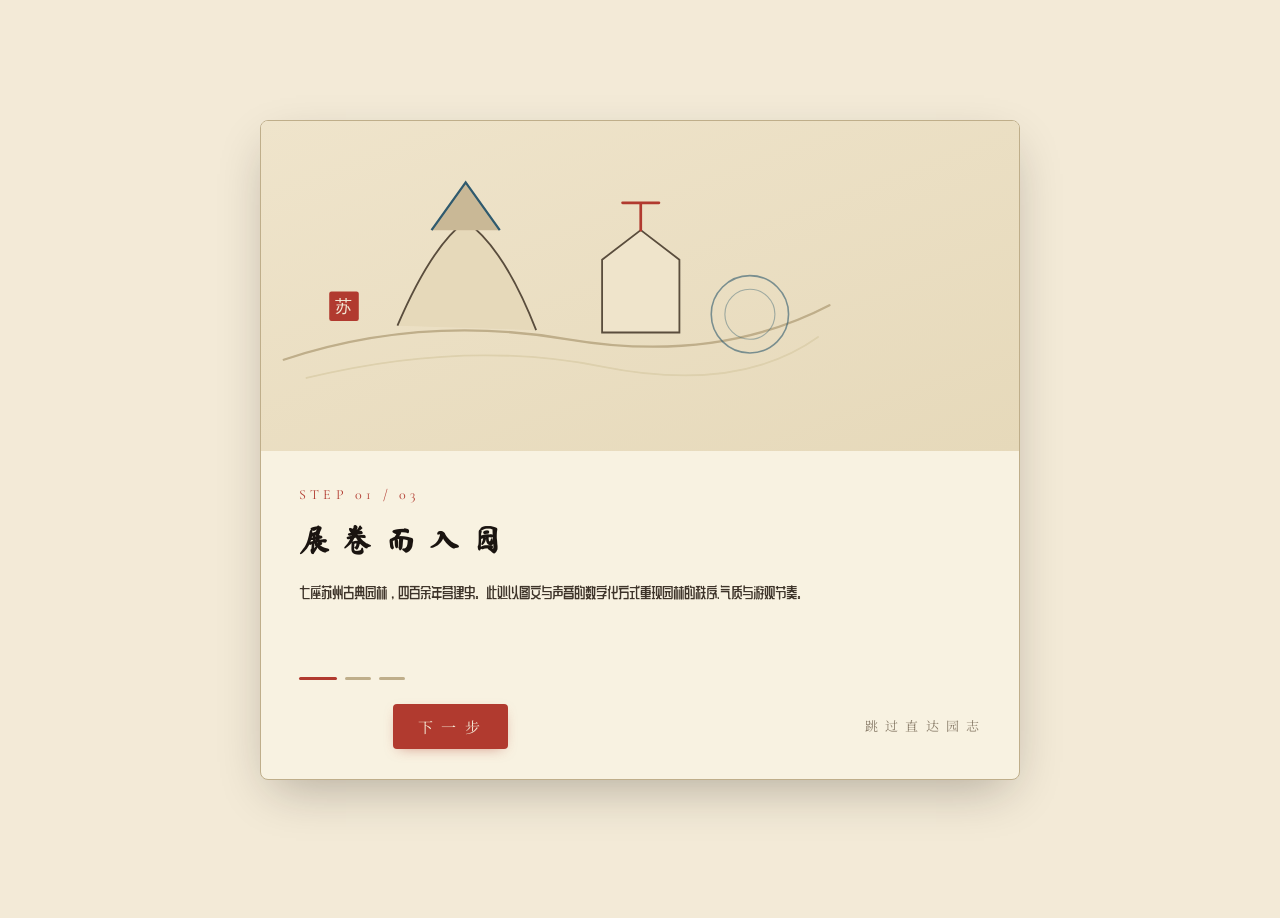
<file: splash.html>
<!DOCTYPE html>
<html lang="zh-CN">
<head>
<meta charset="UTF-8">
<meta name="viewport" content="width=device-width, initial-scale=1.0, viewport-fit=cover">
<title>苏州园林志 · 启动</title>
<meta name="description" content="启动页与引导页 · 品牌化加载动画与三步入园引导">
<link rel="preconnect" href="https://fonts.googleapis.com">
<link rel="preconnect" href="https://fonts.gstatic.com" crossorigin>
<link href="https://fonts.googleapis.com/css2?family=Ma+Shan+Zheng&family=ZCOOL+XiaoWei&family=Noto+Serif+SC:wght@200;300;400;500;600;700;900&family=Liu+Jian+Mao+Cao&family=Cormorant+Garamond:ital,wght@0,300;0,400;0,500;1,400&family=ZCOOL+QingKe+HuangYou&display=swap" rel="stylesheet">
<link rel="stylesheet" href="app.css">
<style>
.splash{position:fixed;inset:0;z-index:200;display:flex;align-items:center;justify-content:center;
  background:var(--bg);transition:opacity .8s var(--ease-soft),transform .8s var(--ease-move)}
.splash.is-out{opacity:0;transform:scale(1.04);pointer-events:none}
.splash__inner{text-align:center;position:relative;z-index:2;padding:24px}
.splash__mark{width:96px;height:96px;margin:0 auto 26px;position:relative}
.splash__mark svg{width:100%;height:100%}
.splash__seal{
  position:absolute;right:-14px;bottom:-10px;width:42px;height:42px;border-radius:50%;
  background:var(--primary);color:var(--text-inv);display:flex;align-items:center;justify-content:center;
  font-family:var(--f-li);font-size:15px;box-shadow:0 0 0 2px var(--primary-deep);
  opacity:0;transform:scale(1.6) rotate(-20deg);
}
.splash.is-stamped .splash__seal{animation:gpStamp .72s var(--ease-seal) forwards}
.splash__title{font-family:var(--f-li);font-size:clamp(38px,7vw,62px);letter-spacing:.22em;color:var(--c-ink);line-height:1.2}
.splash__en{font-family:var(--f-latin);font-size:13px;letter-spacing:.42em;color:var(--text-4);margin-top:12px;text-transform:uppercase}
.splash__bar{width:min(280px,64vw);height:3px;background:var(--surface-3);border-radius:2px;margin:34px auto 12px;overflow:hidden}
.splash__fill{height:100%;width:0;background:linear-gradient(90deg,var(--primary),var(--c-gold));transition:width .28s linear}
.splash__tip{font-family:var(--f-kai);font-size:12.5px;letter-spacing:.24em;color:var(--text-3)}
.splash__ring{position:absolute;border:1px solid rgba(177,58,47,.16);border-radius:50%;animation:gpBreath 4s ease-in-out infinite}
.splash__ring.r1{width:340px;height:340px;top:50%;left:50%;margin:-170px 0 0 -170px}
.splash__ring.r2{width:480px;height:480px;top:50%;left:50%;margin:-240px 0 0 -240px;animation-delay:.6s}
.splash__ring.r3{width:640px;height:640px;top:50%;left:50%;margin:-320px 0 0 -320px;animation-delay:1.2s}

/* 引导页 */
.onb{position:fixed;inset:0;z-index:190;background:var(--bg);display:flex;align-items:center;justify-content:center;
  opacity:0;visibility:hidden;transition:opacity .6s var(--ease-soft),visibility .6s}
.onb.is-on{opacity:1;visibility:visible}
.onb__card{width:min(760px,calc(100vw - 40px));background:var(--surface);border:1px solid var(--border-strong);
  border-radius:var(--r-md);box-shadow:var(--sh-3);overflow:hidden;position:relative}
.onb__art{height:330px;background:linear-gradient(160deg,var(--surface-2),var(--surface-3));position:relative;overflow:hidden;display:flex;align-items:center;justify-content:center}
.onb__art svg{width:78%;height:auto}
.onb__body{padding:32px 38px 30px;position:relative}
.onb__txt{position:relative;min-height:172px}
.onb__no{font-family:var(--f-latin);font-size:14px;letter-spacing:.3em;color:var(--primary)}
.onb__t{font-family:var(--f-li);font-size:30px;letter-spacing:.12em;color:var(--c-ink);margin:6px 0 12px}
.onb__d{font-family:var(--f-qkhy);font-size:15px;line-height:2;color:var(--text-2)}
.onb__dots{display:flex;gap:8px;margin-top:22px}
.onb__dot{width:26px;height:3px;border-radius:2px;background:var(--border-strong);cursor:pointer;transition:background var(--t-base),width var(--t-base)}
.onb__dot.is-on{background:var(--primary);width:38px}
.onb__foot{display:flex;align-items:center;gap:12px;margin-top:24px}
.onb__skip{margin-left:auto;font-family:var(--f-kai);font-size:13px;letter-spacing:.16em;color:var(--text-4);background:none;border:0;cursor:pointer}
.onb__skip:hover{color:var(--primary)}
.onb__stage{position:absolute;inset:0;opacity:0;visibility:hidden;transform:translateX(34px);transition:all .5s var(--ease-move)}
.onb__stage.is-on{opacity:1;visibility:visible;transform:none}
.onb__stage.is-left{transform:translateX(-34px)}
@media (max-width:768px){ .onb__art{height:230px} .onb__body{padding:24px 22px} .onb__t{font-size:24px} }
</style>
</head>
<body class="gp-paper">

<!-- ============ 启动页 ============ -->
<section class="splash" id="splash">
  <span class="splash__ring r1"></span><span class="splash__ring r2"></span><span class="splash__ring r3"></span>
  <div class="splash__inner">
    <div class="splash__mark">
      <svg viewBox="0 0 100 100" fill="none" xmlns="http://www.w3.org/2000/svg">
        <rect x="4" y="4" width="92" height="92" rx="5" stroke="#b13a2f" stroke-width="2.4"/>
        <path d="M16 70 q16-11 34-5 t34-5" stroke="#1a1410" stroke-width="2.2" stroke-linecap="round"/>
        <path d="M14 54 h72" stroke="#1a1410" stroke-width="1.5" opacity=".5"/>
        <path d="M28 40 L50 16 L72 40" stroke="#2f5a6e" stroke-width="2.2" stroke-linejoin="round"/>
        <path d="M34 40 v18 M66 40 v18" stroke="#2f5a6e" stroke-width="1.6"/>
        <circle cx="50" cy="34" r="3" fill="#b58d4e"/>
      </svg>
      <span class="splash__seal">苏</span>
    </div>
    <h1 class="splash__title">咫 尺 乾 坤</h1>
    <div class="splash__en">Suzhou Gardens Archive</div>
    <div class="splash__bar"><div class="splash__fill" data-gp-progress></div></div>
    <div class="splash__tip" data-gp-tip>展 卷 · 泼 墨</div>
  </div>
</section>

<!-- ============ 引导页 ============ -->
<section class="onb" id="onb">
  <div class="onb__card">
    <div class="onb__art">
      <!-- 阶段 1 -->
      <div class="onb__stage is-on" data-stage="0">
        <svg viewBox="0 0 520 260" fill="none" xmlns="http://www.w3.org/2000/svg">
          <path d="M20 210 q120-40 250-18 t230-30" stroke="#bfae8a" stroke-width="2" stroke-linecap="round"/>
          <path d="M40 226 q140-34 260-10 t190-26" stroke="#ddd0ad" stroke-width="1.6" stroke-linecap="round"/>
          <path d="M120 180 q30-70 60-92 q34 24 62 96" fill="#e6d9ba" stroke="#5a4d3d" stroke-width="1.6"/>
          <path d="M150 96 l30-42 30 42" stroke="#2f5a6e" stroke-width="2" fill="#c9b896"/>
          <path d="M300 186 v-64 l34-26 34 26 v64 z" fill="#efe4cb" stroke="#5a4d3d" stroke-width="1.6"/>
          <path d="M334 96 l0-24 M318 72 h32" stroke="#b13a2f" stroke-width="2.4" stroke-linecap="round"/>
          <circle cx="430" cy="170" r="34" stroke="#2f5a6e" stroke-width="1.4" opacity=".6"/>
          <circle cx="430" cy="170" r="22" stroke="#2f5a6e" stroke-width="1" opacity=".4"/>
          <rect x="60" y="150" width="26" height="26" rx="2" fill="#b13a2f"/>
          <text x="73" y="168" text-anchor="middle" font-family="serif" font-size="15" fill="#f3ead7">苏</text>
        </svg>
      </div>
      <!-- 阶段 2 -->
      <div class="onb__stage" data-stage="1">
        <svg viewBox="0 0 520 260" fill="none" xmlns="http://www.w3.org/2000/svg">
          <rect x="60" y="40" width="180" height="180" rx="6" fill="#f8f2e1" stroke="#bfae8a" stroke-width="1.6"/>
          <path d="M84 78 h132 M84 108 h132 M84 138 h90" stroke="#c9b896" stroke-width="4" stroke-linecap="round"/>
          <rect x="290" y="40" width="180" height="180" rx="6" fill="#f8f2e1" stroke="#b13a2f" stroke-width="1.6"/>
          <path d="M314 96 h132 M314 126 h132 M314 156 h72" stroke="#b13a2f" stroke-width="4" stroke-linecap="round" opacity=".55"/>
          <rect x="206" y="96" width="108" height="68" rx="4" fill="#b13a2f" opacity=".9"/>
          <text x="260" y="138" text-anchor="middle" font-family="serif" font-size="24" fill="#f3ead7">搜</text>
          <path d="M150 250 q40-14 80 0 t80 0" stroke="#ddd0ad" stroke-width="2"/>
        </svg>
      </div>
      <!-- 阶段 3 -->
      <div class="onb__stage" data-stage="2">
        <svg viewBox="0 0 520 260" fill="none" xmlns="http://www.w3.org/2000/svg">
          <circle cx="260" cy="128" r="86" stroke="#bfae8a" stroke-width="1.6" stroke-dasharray="6 7"/>
          <path d="M196 128 q30-52 64-52 t64 52" stroke="#2f5a6e" stroke-width="2"/>
          <path d="M196 128 q30 52 64 52 t64-52" stroke="#b58d4e" stroke-width="2"/>
          <circle cx="260" cy="128" r="14" fill="#b13a2f"/>
          <circle cx="196" cy="128" r="7" fill="#2f5a6e"/>
          <circle cx="324" cy="128" r="7" fill="#b58d4e"/>
          <path d="M110 96 q30-18 60 0" stroke="#8a7d6a" stroke-width="1.6" stroke-linecap="round" opacity=".7"/>
          <path d="M350 160 q30-18 60 0" stroke="#8a7d6a" stroke-width="1.6" stroke-linecap="round" opacity=".7"/>
        </svg>
      </div>
    </div>
    <div class="onb__body">
      <div class="onb__txt">
      <div class="onb__stage is-on" data-stage="0">
        <div class="onb__no">STEP 01 / 03</div>
        <h2 class="onb__t">展 卷 而 入 园</h2>
        <p class="onb__d">七座苏州古典园林，四百余年营建史。此处以图文与声音的数字化方式重现园林的秩序、气质与游观节奏。</p>
      </div>
      <div class="onb__stage" data-stage="1">
        <div class="onb__no">STEP 02 / 03</div>
        <h2 class="onb__t">按 心 而 寻 园</h2>
        <p class="onb__d">可按年代、体裁、造园手法检索，或直接以园名、名景、题咏为关键词搜索。筛选条件可随时叠加，一次比出高下。</p>
      </div>
      <div class="onb__stage" data-stage="2">
        <div class="onb__no">STEP 03 / 03</div>
        <h2 class="onb__t">移 步 而 换 景</h2>
        <p class="onb__d">详情页给出信息层级与阅读动线，沉浸场景页以热点导览引你穿行。收藏与题咏会留在"我的笺囊"，等你下次再来。</p>
      </div>
      </div>
      <div class="onb__dots" id="onbDots">
        <span class="onb__dot is-on" data-i="0"></span><span class="onb__dot" data-i="1"></span><span class="onb__dot" data-i="2"></span>
      </div>
      <div class="onb__foot">
        <button class="gp-btn gp-btn--ghost gp-btn--sm" id="onbPrev">上 一 步</button>
        <button class="gp-btn gp-btn--primary" id="onbNext">下 一 步</button>
        <button class="onb__skip" id="onbSkip">跳 过 直 达 园 志</button>
      </div>
    </div>
  </div>
</section>

<script src="app.js"></script>
<script>
(function(){
  const splash = document.getElementById('splash');
  const onb = document.getElementById('onb');

  /* 启动动画：进度条 + 印章落款 */
  let p = 0, i = 0;
  const tips = ['展 卷 · 泼 墨','理 水 · 叠 山','点 景 · 借 景','移 步 · 换 景'];
  const fill = document.querySelector('[data-gp-progress]');
  const tip = document.querySelector('[data-gp-tip]');
  const timer = setInterval(() => {
    p = Math.min(100, p + Math.random()*13 + 5);
    fill.style.width = p + '%';
    tip.textContent = tips[Math.min(tips.length-1, Math.floor(p/26))];
    if (p >= 100) {
      clearInterval(timer);
      splash.classList.add('is-stamped');
      setTimeout(() => {
        splash.classList.add('is-out');
        onb.classList.add('is-on');
      }, 720);
    }
  }, 200);

  /* 引导页翻页 */
  let stage = 0;
  const stages = Array.from(document.querySelectorAll('[data-stage]'));
  const dots = Array.from(document.querySelectorAll('.onb__dot'));
  function show(n){
    stage = Math.max(0, Math.min(2, n));
    stages.forEach(s => {
      const idx = +s.dataset.stage;
      s.classList.toggle('is-on', idx === stage);
      s.classList.toggle('is-left', idx < stage);
    });
    dots.forEach(d => d.classList.toggle('is-on', +d.dataset.i === stage));
    document.getElementById('onbPrev').style.visibility = stage === 0 ? 'hidden' : 'visible';
    document.getElementById('onbNext').textContent = stage === 2 ? '入 园 寻 幽' : '下 一 步';
  }
  document.getElementById('onbNext').addEventListener('click', () => {
    if (stage === 2) { location.href = 'index.html'; return; }
    show(stage + 1);
  });
  document.getElementById('onbPrev').addEventListener('click', () => show(stage - 1));
  document.getElementById('onbSkip').addEventListener('click', () => { location.href = 'index.html'; });
  dots.forEach(d => d.addEventListener('click', () => show(+d.dataset.i)));
  show(0);

  /* 键盘：← → 翻页 */
  document.addEventListener('keydown', e => {
    if (!onb.classList.contains('is-on')) return;
    if (e.key === 'ArrowRight') show(stage + 1);
    if (e.key === 'ArrowLeft') show(stage - 1);
  });
})();
</script>
</body>
</html>
</file>
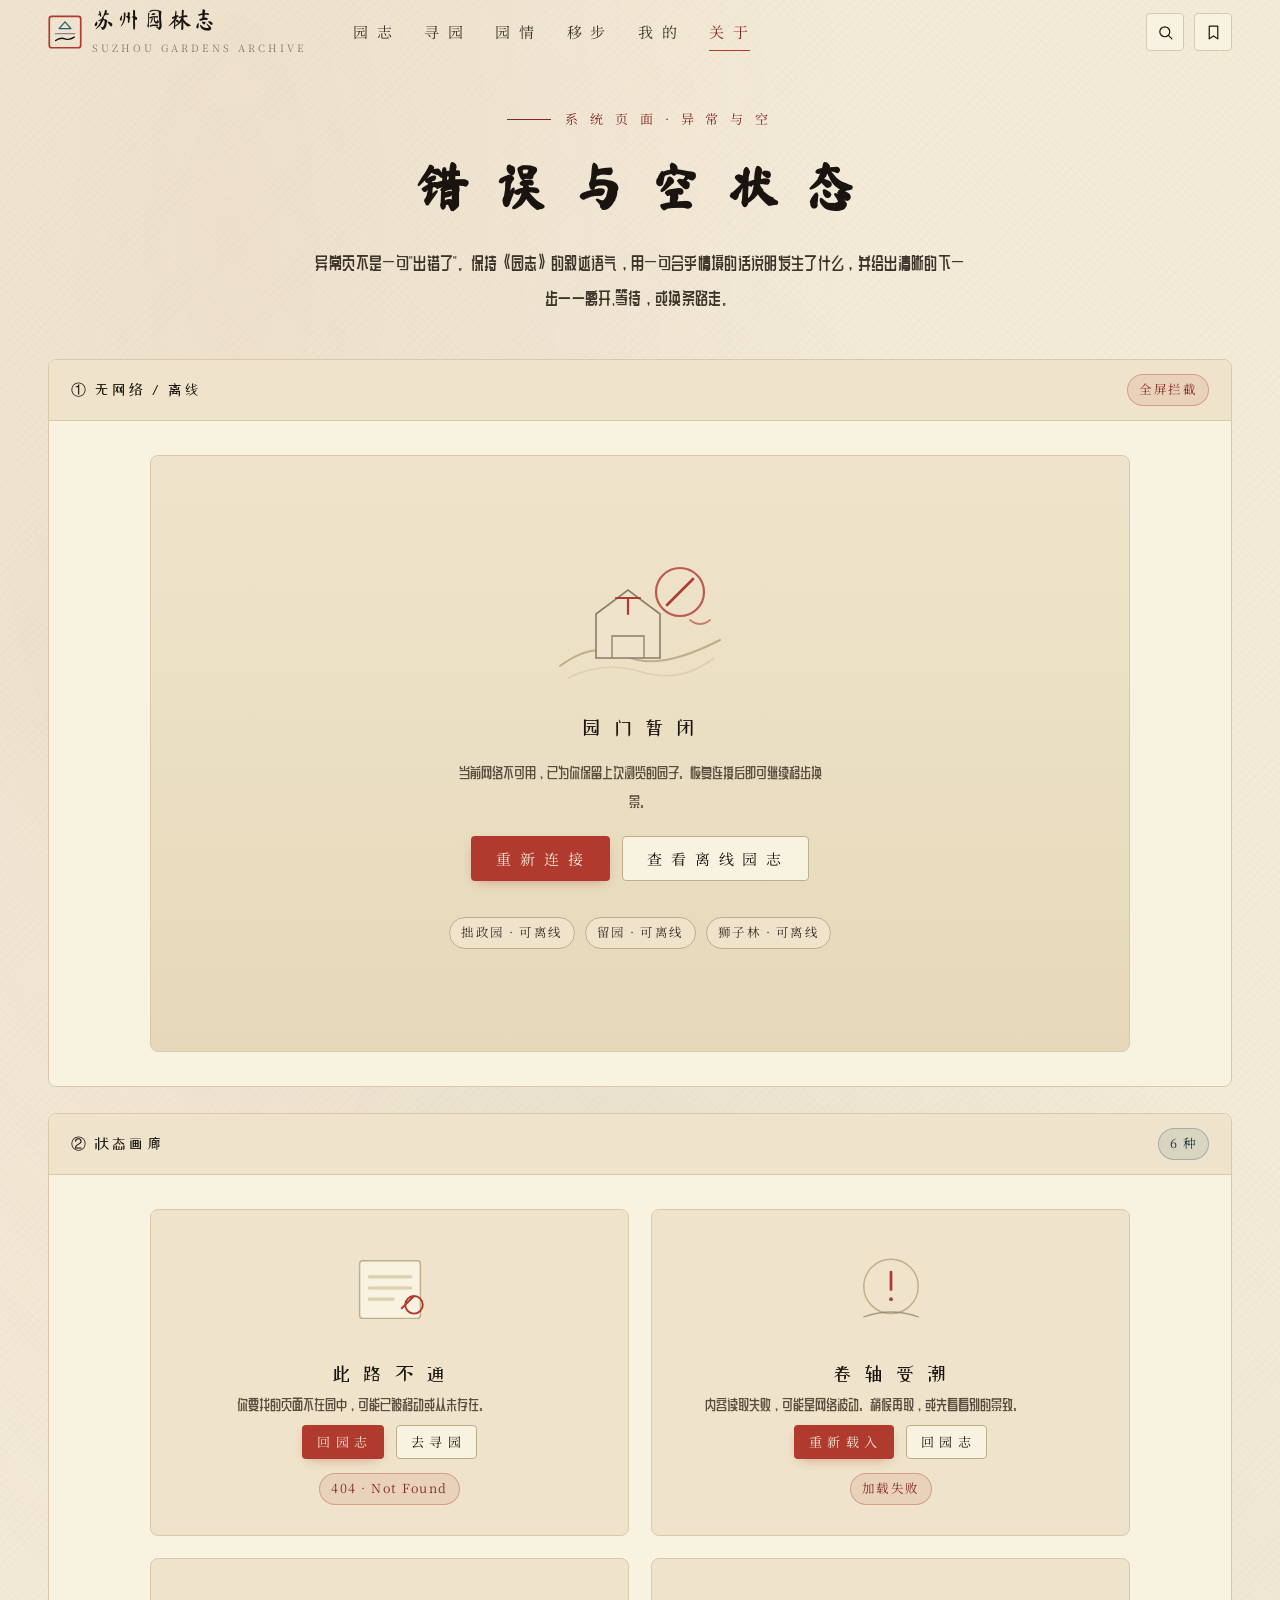
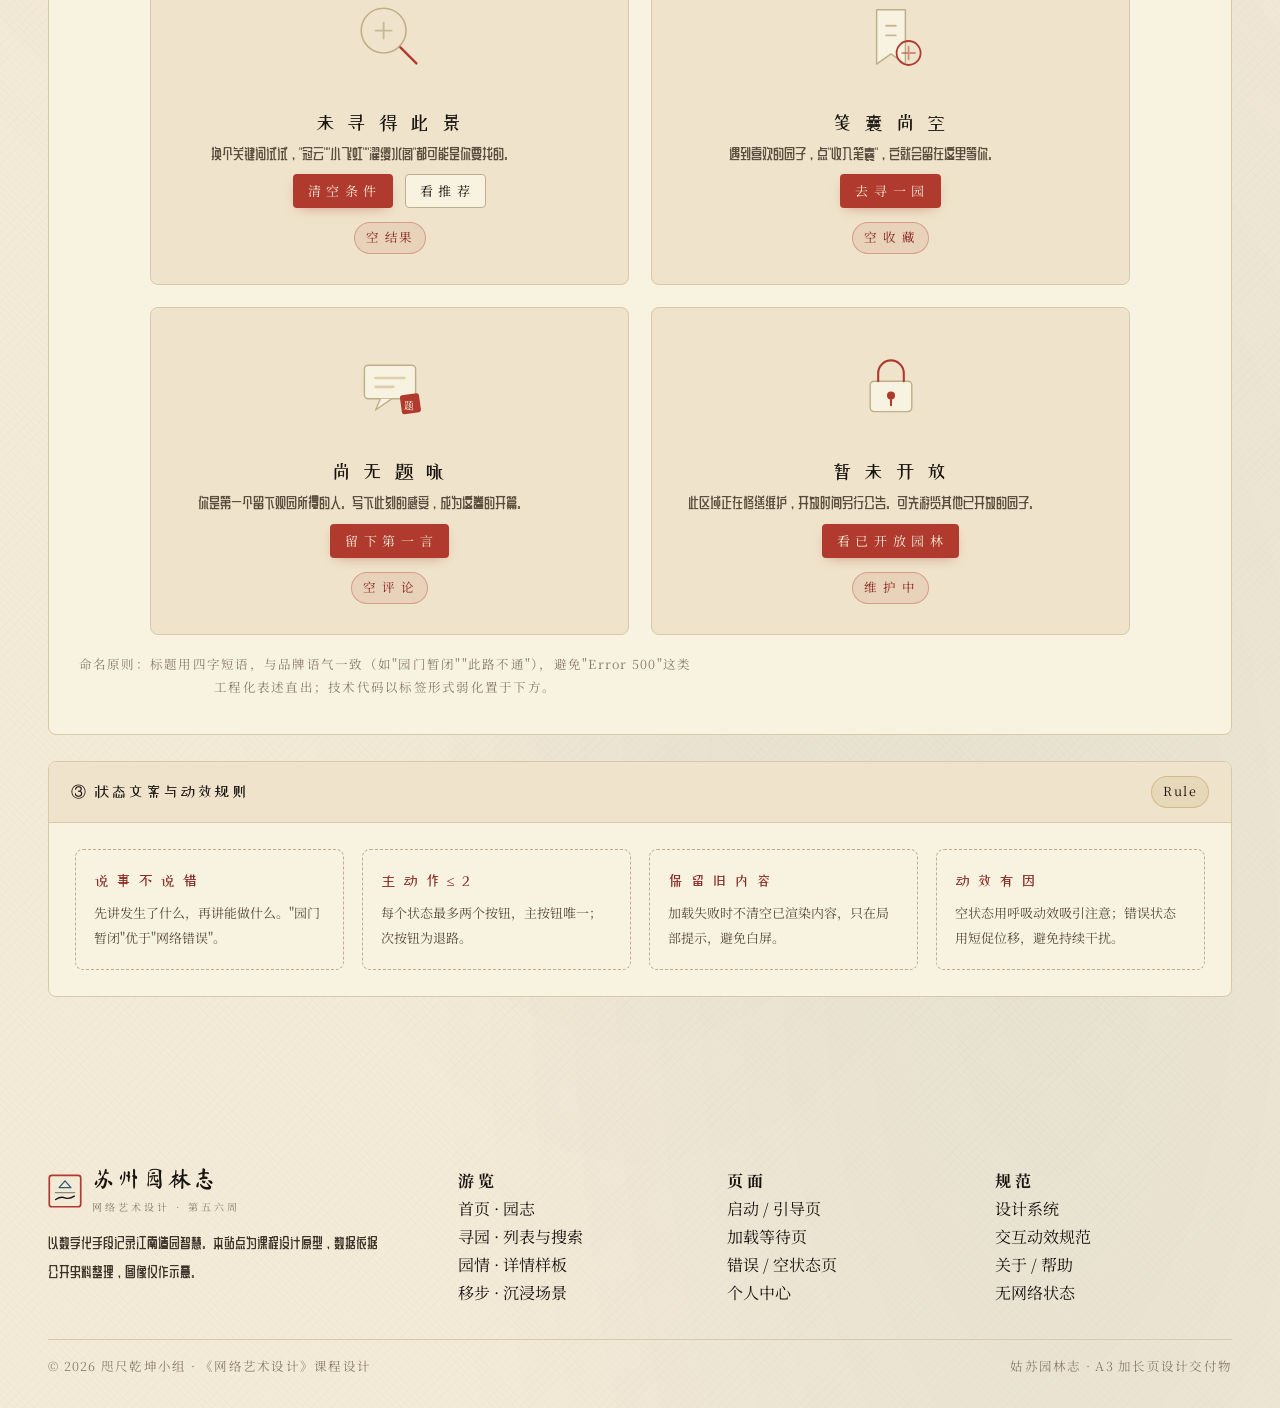
<file: states.html>
<!DOCTYPE html>
<html lang="zh-CN">
<head>
<meta charset="UTF-8">
<meta name="viewport" content="width=device-width, initial-scale=1.0">
<title>错误与空状态 · 苏州园林志</title>
<meta name="description" content="404 / 无网络 / 加载失败 / 空搜索结果 / 空收藏 等异常与空状态设计">
<link rel="preconnect" href="https://fonts.googleapis.com">
<link rel="preconnect" href="https://fonts.gstatic.com" crossorigin>
<link href="https://fonts.googleapis.com/css2?family=Ma+Shan+Zheng&family=ZCOOL+XiaoWei&family=Noto+Serif+SC:wght@200;300;400;500;600;700;900&family=Liu+Jian+Mao+Cao&family=Cormorant+Garamond:ital,wght@0,300;0,400;0,500;1,400&family=ZCOOL+QingKe+HuangYou&display=swap" rel="stylesheet">
<link rel="stylesheet" href="app.css">
<style>
.x-hero{position:relative;z-index:2;padding:44px 0 28px;text-align:center}
.x-hero__t{font-family:var(--f-li);font-size:clamp(32px,4.6vw,52px);letter-spacing:.14em}
.x-wrap{position:relative;z-index:2;padding:16px 0 80px}
.x-demo{border:1px solid var(--border);border-radius:var(--r-md);background:var(--surface);overflow:hidden;margin-bottom:26px}
.x-demo__head{display:flex;align-items:center;gap:12px;padding:14px 22px;border-bottom:1px solid var(--border);background:var(--surface-2)}
.x-demo__t{font-family:var(--f-xw);font-size:15px;letter-spacing:.14em}
.x-demo__tag{margin-left:auto}
.x-demo__body{padding:34px 26px;display:flex;justify-content:center}
.x-full{background:linear-gradient(180deg,var(--surface-2),var(--surface-3));border-radius:var(--r-md);border:1px solid var(--border);padding:46px 26px;text-align:center;position:relative;overflow:hidden}
.x-full .gp-state{position:relative;z-index:2}
.x-offline-art{position:relative;width:180px;height:130px;margin:0 auto 8px}
.x-grid2{display:grid;grid-template-columns:repeat(2,1fr);gap:22px;width:100%;max-width:980px}
.x-note{font-family:var(--f-kai);font-size:12.5px;color:var(--text-4);letter-spacing:.1em;text-align:center;margin-top:18px;max-width:620px;line-height:1.9}
.x-rules{display:grid;grid-template-columns:repeat(4,1fr);gap:18px;width:100%}
.x-rule{border:1px dashed var(--border-strong);border-radius:var(--r-md);padding:18px}
.x-rule__t{font-family:var(--f-xw);font-size:14.5px;letter-spacing:.1em;margin-bottom:8px;color:var(--primary-deep)}
.x-rule__d{font-family:var(--f-kai);font-size:13px;line-height:1.9;color:var(--text-3)}
@media (max-width:900px){ .x-grid2{grid-template-columns:1fr} .x-rules{grid-template-columns:repeat(2,1fr)} }
@media (max-width:600px){ .x-rules{grid-template-columns:1fr} }
</style>
</head>
<body class="gp-paper">
<header data-gp-nav></header>

<main>
  <section class="x-hero">
    <div class="gp-wrap">
      <div class="gp-eyebrow" style="justify-content:center">系 统 页 面 · 异 常 与 空</div>
      <h1 class="x-hero__t" style="margin-top:10px">错 误 与 空 状 态</h1>
      <p class="gp-lead" style="max-width:660px;margin:14px auto 0;text-align:center">
        异常页不是一句"出错了"。保持《园志》的叙述语气，用一句合乎情境的话说明发生了什么，并给出清晰的下一步——离开、等待，或换条路走。
      </p>
    </div>
  </section>

  <div class="x-wrap">
    <div class="gp-wrap">

      <!-- ① 无网络 -->
      <section class="x-demo">
        <div class="x-demo__head"><span class="x-demo__t">① 无网络 / 离线</span><span class="gp-tag gp-tag--primary x-demo__tag">全屏拦截</span></div>
        <div class="x-demo__body">
          <div class="x-full" style="width:100%;max-width:980px">
            <div class="gp-state">
              <div class="x-offline-art">
                <svg viewBox="0 0 180 130" fill="none" xmlns="http://www.w3.org/2000/svg">
                  <path d="M10 108 q34-26 66-10 t94-16" stroke="#bfae8a" stroke-width="2" stroke-linecap="round"/>
                  <path d="M18 120 q36-18 74-6 t72-14" stroke="#ddd0ad" stroke-width="1.6" stroke-linecap="round"/>
                  <path d="M46 100 v-44 l32-24 32 24 v44 z" fill="#efe4cb" stroke="#8a7d6a" stroke-width="1.6"/>
                  <path d="M62 100 v-22 h32 v22" stroke="#8a7d6a" stroke-width="1.3"/>
                  <path d="M78 56 v-16 M66 40 h24" stroke="#b13a2f" stroke-width="2.2" stroke-linecap="round"/>
                  <circle cx="130" cy="34" r="24" stroke="#b13a2f" stroke-width="2.2" opacity=".8"/>
                  <path d="M117 47 l26-26" stroke="#b13a2f" stroke-width="2.6" stroke-linecap="round"/>
                  <path d="M140 62 q10 8 20 0" stroke="#b13a2f" stroke-width="1.8" stroke-linecap="round" opacity=".6"/>
                </svg>
              </div>
              <div class="gp-state__title">园 门 暂 闭</div>
              <div class="gp-state__desc">当前网络不可用，已为你保留上次浏览的园子。恢复连接后即可继续移步换景。</div>
              <div class="gp-state__actions">
                <button class="gp-btn gp-btn--primary" onclick="GP_APP.toast('正在重新连接…','info')">重 新 连 接</button>
                <button class="gp-btn gp-btn--ghost" onclick="GP_APP.toast('已切换到离线内容','ok')">查 看 离 线 园 志</button>
              </div>
              <div style="display:flex;gap:10px;margin-top:22px;flex-wrap:wrap;justify-content:center">
                <span class="gp-tag">拙政园 · 可离线</span><span class="gp-tag">留园 · 可离线</span><span class="gp-tag">狮子林 · 可离线</span>
              </div>
            </div>
          </div>
        </div>
      </section>

      <!-- ② 状态画廊 -->
      <section class="x-demo">
        <div class="x-demo__head"><span class="x-demo__t">② 状态画廊</span><span class="gp-tag gp-tag--accent x-demo__tag">6 种</span></div>
        <div class="x-demo__body" style="display:block">
          <div class="x-grid2" style="margin:0 auto">

            <!-- 404 -->
            <div style="border:1px solid var(--border);border-radius:var(--r-md);padding:30px 22px;text-align:center;background:var(--surface-2)">
              <svg viewBox="0 0 120 120" fill="none" style="width:96px;height:96px;margin:0 auto 12px">
                <rect x="22" y="26" width="76" height="72" rx="4" fill="#f8f2e1" stroke="#bfae8a" stroke-width="1.8"/>
                <path d="M34 46h52M34 60h52M34 74h30" stroke="#ddd0ad" stroke-width="4" stroke-linecap="round"/>
                <path d="M74 86 l16-16 M90 70 a11 11 0 100 22 11 11 0 000-22z" stroke="#b13a2f" stroke-width="2.4"/>
              </svg>
              <div class="gp-state__title">此 路 不 通</div>
              <div class="gp-state__desc">你要找的页面不在园中，可能已被移动或从未存在。</div>
              <div class="gp-state__actions">
                <a class="gp-btn gp-btn--primary gp-btn--sm" href="index.html">回 园 志</a>
                <a class="gp-btn gp-btn--ghost gp-btn--sm" href="explore.html">去 寻 园</a>
              </div>
              <div style="margin-top:14px"><span class="gp-tag gp-tag--primary">404 · Not Found</span></div>
            </div>

            <!-- 加载失败 -->
            <div style="border:1px solid var(--border);border-radius:var(--r-md);padding:30px 22px;text-align:center;background:var(--surface-2)">
              <svg viewBox="0 0 120 120" fill="none" style="width:96px;height:96px;margin:0 auto 12px">
                <circle cx="60" cy="58" r="34" stroke="#bfae8a" stroke-width="1.8"/>
                <path d="M60 40v22" stroke="#b13a2f" stroke-width="3.4" stroke-linecap="round"/>
                <circle cx="60" cy="74" r="2.4" fill="#b13a2f"/>
                <path d="M26 96 q34-12 68 0" stroke="#8a7d6a" stroke-width="1.6" stroke-linecap="round" opacity=".7"/>
              </svg>
              <div class="gp-state__title">卷 轴 受 潮</div>
              <div class="gp-state__desc">内容读取失败，可能是网络波动。稍候再取，或先看看别的景致。</div>
              <div class="gp-state__actions">
                <button class="gp-btn gp-btn--primary gp-btn--sm" onclick="GP_APP.toast('重新载入中…','info')">重 新 载 入</button>
                <a class="gp-btn gp-btn--ghost gp-btn--sm" href="index.html">回 园 志</a>
              </div>
              <div style="margin-top:14px"><span class="gp-tag gp-tag--primary">加载失败</span></div>
            </div>

            <!-- 空搜索结果 -->
            <div style="border:1px solid var(--border);border-radius:var(--r-md);padding:30px 22px;text-align:center;background:var(--surface-2)">
              <svg viewBox="0 0 120 120" fill="none" style="width:96px;height:96px;margin:0 auto 12px">
                <circle cx="52" cy="52" r="28" stroke="#bfae8a" stroke-width="2"/>
                <path d="M73 73l20 20" stroke="#b13a2f" stroke-width="3" stroke-linecap="round"/>
                <path d="M42 52h20M52 42v20" stroke="#c9b896" stroke-width="2.4" stroke-linecap="round"/>
              </svg>
              <div class="gp-state__title">未 寻 得 此 景</div>
              <div class="gp-state__desc">换个关键词试试，"冠云""小飞虹""濯缨水阁"都可能是你要找的。</div>
              <div class="gp-state__actions">
                <button class="gp-btn gp-btn--primary gp-btn--sm" onclick="GP_APP.toast('已清空搜索条件','ok')">清 空 条 件</button>
                <button class="gp-btn gp-btn--ghost gp-btn--sm" onclick="GP_APP.toast('已为你推荐 3 座园林','ok')">看 推 荐</button>
              </div>
              <div style="margin-top:14px"><span class="gp-tag gp-tag--primary">空 结果</span></div>
            </div>

            <!-- 空收藏 -->
            <div style="border:1px solid var(--border);border-radius:var(--r-md);padding:30px 22px;text-align:center;background:var(--surface-2)">
              <svg viewBox="0 0 120 120" fill="none" style="width:96px;height:96px;margin:0 auto 12px">
                <path d="M42 26h36v68l-18-13-18 13z" fill="#f8f2e1" stroke="#bfae8a" stroke-width="1.8" stroke-linejoin="round"/>
                <path d="M54 46h12M54 58h12" stroke="#c9b896" stroke-width="2.4" stroke-linecap="round"/>
                <circle cx="82" cy="80" r="15" stroke="#b13a2f" stroke-width="2.2"/>
                <path d="M82 72v16M74 80h16" stroke="#b13a2f" stroke-width="2.2" stroke-linecap="round" opacity=".5"/>
              </svg>
              <div class="gp-state__title">笺 囊 尚 空</div>
              <div class="gp-state__desc">遇到喜欢的园子，点"收入笺囊"，它就会留在这里等你。</div>
              <div class="gp-state__actions">
                <a class="gp-btn gp-btn--primary gp-btn--sm" href="explore.html">去 寻 一 园</a>
              </div>
              <div style="margin-top:14px"><span class="gp-tag gp-tag--primary">空 收 藏</span></div>
            </div>

            <!-- 无评论 -->
            <div style="border:1px solid var(--border);border-radius:var(--r-md);padding:30px 22px;text-align:center;background:var(--surface-2)">
              <svg viewBox="0 0 120 120" fill="none" style="width:96px;height:96px;margin:0 auto 12px">
                <rect x="28" y="34" width="64" height="42" rx="5" fill="#f8f2e1" stroke="#bfae8a" stroke-width="1.8"/>
                <path d="M48 76l-6 14 20-14" fill="#f8f2e1" stroke="#bfae8a" stroke-width="1.8" stroke-linejoin="round"/>
                <path d="M42 50h36M42 61h22" stroke="#ddd0ad" stroke-width="3.4" stroke-linecap="round"/>
                <rect x="72" y="72" width="24" height="24" rx="3" fill="#b13a2f" transform="rotate(-8 72 72)"/>
                <text x="84" y="89" text-anchor="middle" font-family="serif" font-size="13" fill="#f3ead7">题</text>
              </svg>
              <div class="gp-state__title">尚 无 题 咏</div>
              <div class="gp-state__desc">你是第一个留下观园所得的人。写下此刻的感受，成为这卷的开篇。</div>
              <div class="gp-state__actions">
                <button class="gp-btn gp-btn--primary gp-btn--sm" onclick="GP_APP.toast('已聚焦到题咏输入框','info')">留 下 第 一 言</button>
              </div>
              <div style="margin-top:14px"><span class="gp-tag gp-tag--primary">空 评 论</span></div>
            </div>

            <!-- 权限 / 下架 -->
            <div style="border:1px solid var(--border);border-radius:var(--r-md);padding:30px 22px;text-align:center;background:var(--surface-2)">
              <svg viewBox="0 0 120 120" fill="none" style="width:96px;height:96px;margin:0 auto 12px">
                <rect x="34" y="54" width="52" height="38" rx="5" fill="#f8f2e1" stroke="#bfae8a" stroke-width="1.8"/>
                <path d="M44 54V44a16 16 0 0132 0v10" stroke="#b13a2f" stroke-width="2.6" stroke-linecap="round"/>
                <circle cx="60" cy="72" r="5" fill="#b13a2f"/>
                <path d="M60 77v7" stroke="#b13a2f" stroke-width="2.6" stroke-linecap="round"/>
              </svg>
              <div class="gp-state__title">暂 未 开 放</div>
              <div class="gp-state__desc">此区域正在修缮维护，开放时间另行公告。可先游览其他已开放的园子。</div>
              <div class="gp-state__actions">
                <a class="gp-btn gp-btn--primary gp-btn--sm" href="explore.html">看 已 开 放 园 林</a>
              </div>
              <div style="margin-top:14px"><span class="gp-tag gp-tag--primary">维 护 中</span></div>
            </div>

          </div>
          <p class="x-note">命名原则：标题用四字短语，与品牌语气一致（如"园门暂闭""此路不通"），避免"Error 500"这类工程化表述直出；技术代码以标签形式弱化置于下方。</p>
        </div>
      </section>

      <!-- ③ 文案与动效规则 -->
      <section class="x-demo">
        <div class="x-demo__head"><span class="x-demo__t">③ 状态文案与动效规则</span><span class="gp-tag gp-tag--gold x-demo__tag">Rule</span></div>
        <div class="x-demo__body" style="display:block;padding:26px">
          <div class="x-rules">
            <div class="x-rule"><div class="x-rule__t">说 事 不 说 错</div><div class="x-rule__d">先讲发生了什么，再讲能做什么。"园门暂闭"优于"网络错误"。</div></div>
            <div class="x-rule"><div class="x-rule__t">主 动 作 ≤ 2</div><div class="x-rule__d">每个状态最多两个按钮，主按钮唯一；次按钮为退路。</div></div>
            <div class="x-rule"><div class="x-rule__t">保 留 旧 内 容</div><div class="x-rule__d">加载失败时不清空已渲染内容，只在局部提示，避免白屏。</div></div>
            <div class="x-rule"><div class="x-rule__t">动 效 有 因</div><div class="x-rule__d">空状态用呼吸动效吸引注意；错误状态用短促位移，避免持续干扰。</div></div>
          </div>
        </div>
      </section>

    </div>
  </div>
</main>

<footer data-gp-footer></footer>

<script src="app.js"></script>
<script>
(function(){ GP_APP.nav('about'); GP_APP.footer(); })();
</script>
</body>
</html>
</file>
<file: app.css>
/* ============================================================
 * app.css — 《咫尺乾坤 · 苏州园林志》设计系统
 * 第五/六周 · 全部核心页面共用
 * 目录：01 令牌 02 基础 03 栅格 04 导航 05 按钮 06 表单
 *      07 卡片 08 标签 09 模态 10 折叠 11 骨架/空/错
 *      12 动效 13 页脚 14 响应式
 * ============================================================ */

/* ============ 01 · 设计令牌 ============ */
:root{
  /* 色彩 · 基础色 */
  --c-paper:#f3ead7;      --c-paper-2:#e8dec3;   --c-paper-3:#ddd0ad;  --c-paper-4:#c9b896;
  --c-ink:#1a1410;        --c-ink-2:#3d3329;      --c-ink-3:#5a4d3d;    --c-ink-4:#8a7d6a;
  --c-vermilion:#b13a2f;  --c-vermilion-deep:#872821; --c-vermilion-light:#d4543f;
  --c-daiqing:#2f5a6e;    --c-daiqing-deep:#143442;   --c-daiqing-light:#5a8090;
  --c-gold:#b58d4e;       --c-gold-light:#d6b46e;      --c-gold-deep:#8a6a30;
  --c-moss:#5a6b3a;       --c-copper:#a66a3d;

  /* 色彩 · 语义 */
  --bg:var(--c-paper);              --surface:#f8f2e1;      --surface-2:#efe4cb;
  --surface-3:#e6d9ba;              --border:#d8c9a8;       --border-strong:#bfae8a;
  --text:var(--c-ink);              --text-2:var(--c-ink-2); --text-3:var(--c-ink-3);
  --text-4:var(--c-ink-4);          --text-inv:var(--c-paper);
  --primary:var(--c-vermilion);      --primary-deep:var(--c-vermilion-deep);
  --accent:var(--c-daiqing);         --accent-deep:var(--c-daiqing-deep);
  --success:#4a6b3a;                --warning:var(--c-gold); --danger:var(--c-vermilion); --info:var(--c-daiqing);

  /* 字体 */
  --f-li:'Ma Shan Zheng','STXingkai','KaiTi',serif;          /* 标题 · 书法 */
  --f-kai:'Noto Serif SC','STKaiti','KaiTi',serif;          /* 正文 · 楷体 */
  --f-xw:'ZCOOL XiaoWei','STKaiti',serif;                   /* 小标题 */
  --f-ljmc:'Liu Jian Mao Cao','STXingkai',serif;            /* 题跋 */
  --f-qkhy:'ZCOOL QingKe HuangYou','STKaiti',serif;         /* 轻体正文 */
  --f-latin:'Cormorant Garamond','Times New Roman',serif;   /* 数字 · 西文 */

  /* 圆角 · 以小圆角贴合"纸"与"印章"质感 */
  --r-xs:2px; --r-sm:4px; --r-md:8px; --r-lg:14px; --r-pill:999px;

  /* 阴影 · 极轻，靠纸纹与描边分层 */
  --sh-1:0 1px 2px rgba(26,20,16,.06);
  --sh-2:0 6px 18px -6px rgba(26,20,16,.20);
  --sh-3:0 18px 48px -12px rgba(26,20,16,.30);
  --sh-inset:inset 0 1px 0 rgba(255,255,255,.55);

  /* 间距 · 4px 基准 */
  --s1:4px; --s2:8px; --s3:12px; --s4:16px; --s5:24px; --s6:32px; --s7:48px; --s8:64px; --s9:96px; --s10:128px;

  /* 栅格 */
  --grid-max:1320px; --gutter:32px; --cols:12;
  --safe-x:clamp(16px,4vw,48px);

  /* 动效 */
  --ease-ink:cubic-bezier(.22,.61,.36,1);      /* 墨晕扩散 */
  --ease-move:cubic-bezier(.16,1,.3,1);         /* 移步换景 */
  --ease-seal:cubic-bezier(.34,1.56,.64,1);     /* 印章落款 */
  --ease-soft:cubic-bezier(.4,0,.2,1);
  --t-fast:160ms; --t-base:280ms; --t-slow:560ms; --t-page:760ms;

  /* 层级 */
  --z-nav:80; --z-drawer:120; --z-modal:140; --z-toast:180; --z-overlay:160;

  --font-link:'Ma Shan Zheng','STXingkai','KaiTi',serif;
}

/* ============ 02 · 基础 ============ */
*,*::before,*::after{box-sizing:border-box;margin:0;padding:0}
[hidden]{display:none!important}
html{-webkit-text-size-adjust:100%;scroll-behavior:smooth}
body{
  font-family:var(--f-kai);
  background:var(--bg); color:var(--text);
  line-height:1.75; font-weight:400;
  -webkit-font-smoothing:antialiased;
  overflow-x:hidden; position:relative; min-height:100vh;
}
/* 宣纸底纹 */
body.gp-paper::before{
  content:'';position:fixed;inset:0;z-index:0;pointer-events:none;
  background:
    radial-gradient(ellipse at 18% 8%, rgba(166,106,61,.07) 0%, transparent 42%),
    radial-gradient(ellipse at 82% 84%, rgba(47,90,110,.06) 0%, transparent 42%),
    radial-gradient(ellipse at 50% 50%, rgba(26,20,16,.045) 0%, transparent 62%);
}
body.gp-paper::after{
  content:'';position:fixed;inset:0;z-index:0;pointer-events:none;mix-blend-mode:multiply;
  background-image:
    radial-gradient(circle at 12% 22%, rgba(139,90,60,.05) 0%, transparent 8%),
    radial-gradient(circle at 78% 68%, rgba(26,20,16,.035) 0%, transparent 6%),
    repeating-linear-gradient(45deg, transparent 0 4px, rgba(139,90,60,.014) 4px 5px),
    repeating-linear-gradient(-45deg, transparent 0 6px, rgba(26,20,16,.012) 6px 7px);
}
.gp-wrap{position:relative;z-index:2;max-width:var(--grid-max);margin:0 auto;padding:0 var(--safe-x)}
img{max-width:100%;display:block}
a{color:inherit;text-decoration:none}
button,input,select,textarea{font:inherit;color:inherit}
ul,ol{list-style:none}
::selection{background:rgba(177,58,47,.22)}
:focus-visible{outline:2px solid var(--c-vermilion);outline-offset:3px;border-radius:var(--r-xs)}

/* 标题体系 */
.gp-h1{font-family:var(--f-li);font-size:clamp(34px,5vw,56px);line-height:1.16;letter-spacing:.06em;color:var(--c-ink)}
.gp-h2{font-family:var(--f-li);font-size:clamp(26px,3vw,36px);line-height:1.25;letter-spacing:.08em;color:var(--c-ink)}
.gp-h3{font-family:var(--f-xw);font-size:clamp(19px,2vw,23px);line-height:1.4;letter-spacing:.06em;color:var(--c-ink)}
.gp-eyebrow{font-family:var(--f-kai);font-size:13px;letter-spacing:.34em;color:var(--primary-deep);display:flex;align-items:center;gap:14px}
.gp-eyebrow::before{content:'';width:44px;height:1px;background:var(--primary-deep);flex:none}
.gp-lead{font-family:var(--f-qkhy);font-size:17px;line-height:2.05;color:var(--text-2);letter-spacing:.02em}
.gp-body{font-family:var(--f-qkhy);font-size:15.5px;line-height:2.05;color:var(--text-2)}
.gp-muted{color:var(--text-3)}
.gp-rule{height:1px;background:linear-gradient(90deg,var(--border-strong),transparent);border:0;margin:var(--s6) 0}
.gp-brush{display:block;width:120px;height:18px;margin:16px 0 22px;
  background:url("data:image/svg+xml;utf8,<svg xmlns='http://www.w3.org/2000/svg' viewBox='0 0 120 18'><path d='M2 9 Q30 2 60 8 T118 7' stroke='%231a1410' stroke-width='2.2' fill='none' stroke-linecap='round' opacity='.85'/><path d='M4 12 Q40 14 80 11 T116 12' stroke='%231a1410' stroke-width='1.2' fill='none' stroke-linecap='round' opacity='.55'/></svg>") no-repeat center/contain}
.gp-section{padding:clamp(48px,7vw,96px) 0;position:relative;z-index:2}
.gp-section--tight{padding:clamp(32px,4vw,56px) 0}

/* 印章 */
.gp-seal{
  display:inline-flex;align-items:center;justify-content:center;
  width:72px;height:72px;background:var(--primary);color:var(--text-inv);
  font-family:var(--f-li);font-size:25px;line-height:1.05;letter-spacing:0;
  border:3px solid var(--primary-deep);border-radius:var(--r-sm);padding:6px;text-align:center;
  box-shadow:0 0 0 1px var(--primary-deep),inset 0 0 0 1px rgba(243,234,215,.18);
  position:relative;transform:rotate(-3deg);
}
.gp-seal::before{content:'';position:absolute;inset:6px;border:1px solid rgba(243,234,215,.45);border-radius:2px}
.gp-seal--sm{width:44px;height:44px;font-size:16px;border-width:2px;padding:4px}
.gp-seal--sm::before{inset:4px}
.gp-seal--flat{transform:none}

/* ============ 03 · 栅格与断点 ============ */
.gp-grid{display:grid;grid-template-columns:repeat(var(--cols),1fr);gap:var(--gutter)}
.gp-col-3{grid-column:span 3}.gp-col-4{grid-column:span 4}.gp-col-5{grid-column:span 5}
.gp-col-6{grid-column:span 6}.gp-col-7{grid-column:span 7}.gp-col-8{grid-column:span 8}
.gp-col-9{grid-column:span 9}.gp-col-12{grid-column:span 12}
.gp-safe-note{
  font-family:var(--f-kai);font-size:12px;color:var(--text-4);letter-spacing:.1em;
  border-left:2px solid var(--border-strong);padding-left:10px;margin-top:var(--s4);
}

/* ============ 04 · 导航 ============ */
.gp-nav{
  position:sticky;top:0;z-index:var(--z-nav);
  background:rgba(243,234,215,.88);backdrop-filter:blur(14px) saturate(1.1);
  border-bottom:1px solid var(--border);
}
.gp-nav__inner{display:flex;align-items:center;gap:var(--s6);height:64px}
.gp-brand{display:flex;align-items:center;gap:10px;flex:none}
.gp-brand__mark{width:34px;height:34px;flex:none}
.gp-brand__txt{font-family:var(--f-li);font-size:23px;letter-spacing:.1em;color:var(--c-ink);line-height:1}
.gp-brand__sub{font-family:var(--f-kai);font-size:10px;letter-spacing:.3em;color:var(--text-4);display:block;margin-top:3px}
.gp-nav__links{display:flex;gap:2px;flex:1;min-width:0}
.gp-nav__link{
  position:relative;padding:8px 14px;font-family:var(--f-kai);font-size:15px;letter-spacing:.16em;
  color:var(--text-2);border-radius:var(--r-sm);transition:color var(--t-fast) var(--ease-soft);
}
.gp-nav__link::after{
  content:'';position:absolute;left:14px;right:14px;bottom:2px;height:1.5px;
  background:var(--primary);transform:scaleX(0);transform-origin:left;
  transition:transform var(--t-base) var(--ease-move);
}
.gp-nav__link:hover{color:var(--c-ink)}
.gp-nav__link:hover::after{transform:scaleX(1)}
.gp-nav__link.is-active{color:var(--primary-deep)}
.gp-nav__link.is-active::after{transform:scaleX(1)}
.gp-nav__tools{display:flex;align-items:center;gap:10px;flex:none}
.gp-iconbtn{
  width:38px;height:38px;display:inline-flex;align-items:center;justify-content:center;
  border:1px solid var(--border);border-radius:var(--r-sm);background:var(--surface);
  cursor:pointer;transition:all var(--t-fast) var(--ease-soft);position:relative;
}
.gp-iconbtn:hover{border-color:var(--primary);color:var(--primary);transform:translateY(-2px)}
.gp-iconbtn:active{transform:translateY(0)}
.gp-iconbtn__dot{
  position:absolute;top:6px;right:6px;width:7px;height:7px;border-radius:50%;
  background:var(--primary);border:1.5px solid var(--surface);
}
.gp-nav__toggle{display:none}

/* 行内导航（沉浸场景页自带顶栏时的补充导航） */
.gp-inline{display:flex;gap:2px;align-items:center}
.gp-inline .gp-nav__link{font-size:14px;padding:6px 11px;letter-spacing:.12em}
@media (max-width:1100px){ .gp-inline{display:none} }

/* 移动端抽屉 */
.gp-drawer{
  position:fixed;inset:0;z-index:var(--z-drawer);visibility:hidden;
}
.gp-drawer.is-open{visibility:visible}
.gp-drawer__mask{position:absolute;inset:0;background:rgba(26,20,16,.42);opacity:0;transition:opacity var(--t-base) var(--ease-soft);backdrop-filter:blur(2px)}
.gp-drawer.is-open .gp-drawer__mask{opacity:1}
.gp-drawer__panel{
  position:absolute;left:0;right:0;top:0;background:var(--surface);
  padding:18px var(--safe-x) 26px;border-bottom:1px solid var(--border);
  transform:translateY(-100%);transition:transform var(--t-slow) var(--ease-move);
  box-shadow:var(--sh-2);
}
.gp-drawer.is-open .gp-drawer__panel{transform:translateY(0)}
.gp-drawer__links{display:grid;grid-template-columns:repeat(2,1fr);gap:2px;margin-top:14px}
.gp-drawer__links a{
  padding:13px 12px;font-family:var(--f-kai);font-size:15px;letter-spacing:.14em;
  border:1px solid transparent;border-radius:var(--r-sm);transition:all var(--t-fast) var(--ease-soft);
}
.gp-drawer__links a:hover{border-color:var(--border-strong);background:var(--surface-2)}
.gp-drawer__links a.is-active{color:var(--primary-deep);border-color:var(--primary);background:rgba(177,58,47,.06)}

/* ============ 05 · 按钮 ============ */
.gp-btn{
  position:relative;display:inline-flex;align-items:center;justify-content:center;gap:8px;
  padding:11px 24px;border-radius:var(--r-sm);border:1px solid transparent;cursor:pointer;
  font-family:var(--f-kai);font-size:15px;letter-spacing:.16em;line-height:1.4;
  transition:transform var(--t-fast) var(--ease-seal),box-shadow var(--t-base) var(--ease-soft),
             background var(--t-fast) var(--ease-soft),color var(--t-fast) var(--ease-soft),
             border-color var(--t-fast) var(--ease-soft);
  overflow:hidden;white-space:nowrap;user-select:none;
}
.gp-btn:active{transform:scale(.96)}
.gp-btn--primary{background:var(--primary);color:var(--text-inv);box-shadow:0 4px 14px -6px rgba(177,58,47,.6)}
.gp-btn--primary:hover{background:var(--primary-deep);transform:translateY(-2px);box-shadow:0 10px 22px -10px rgba(177,58,47,.75)}
.gp-btn--accent{background:var(--accent);color:var(--text-inv);box-shadow:0 4px 14px -6px rgba(47,90,110,.6)}
.gp-btn--accent:hover{background:var(--accent-deep);transform:translateY(-2px)}
.gp-btn--ghost{background:var(--surface);border-color:var(--border-strong);color:var(--text)}
.gp-btn--ghost:hover{border-color:var(--primary);color:var(--primary);background:#fff}
.gp-btn--quiet{background:transparent;color:var(--text-2);border-color:transparent;padding:8px 12px}
.gp-btn--quiet:hover{color:var(--primary);background:rgba(177,58,47,.07)}
.gp-btn--link{background:none;padding:0;color:var(--primary-deep);border-bottom:1px solid rgba(135,40,33,.35);border-radius:0}
.gp-btn--link:hover{border-bottom-color:var(--primary-deep);color:var(--primary)}
.gp-btn--lg{padding:15px 34px;font-size:16.5px;letter-spacing:.2em}
.gp-btn--sm{padding:7px 14px;font-size:13px;letter-spacing:.1em}
.gp-btn--block{width:100%}
.gp-btn[disabled],.gp-btn.is-disabled{opacity:.45;cursor:not-allowed;transform:none!important;box-shadow:none!important}
.gp-btn.is-loading{color:transparent!important;pointer-events:none}
.gp-btn.is-loading::after{
  content:'';position:absolute;inset:0;margin:auto;width:15px;height:15px;border-radius:50%;
  border:2px solid rgba(243,234,215,.4);border-top-color:var(--text-inv);
  animation:gpSpin .7s linear infinite;
}
.gp-btn--ghost.is-loading::after,.gp-btn--quiet.is-loading::after{border-color:rgba(177,58,47,.25);border-top-color:var(--primary)}
.gp-btn__ink{position:absolute;inset:0;background:radial-gradient(circle at center,rgba(255,255,255,.28),transparent 65%);opacity:0;transition:opacity var(--t-base) var(--ease-soft)}
.gp-btn:hover .gp-btn__ink{opacity:1}

/* 图标按钮态 */
.gp-like,.gp-collect,.gp-share{
  display:inline-flex;align-items:center;gap:7px;padding:8px 13px;border:1px solid var(--border);
  border-radius:var(--r-pill);background:var(--surface);cursor:pointer;
  font-family:var(--f-kai);font-size:13.5px;color:var(--text-2);
  transition:all var(--t-fast) var(--ease-soft);position:relative;
}
.gp-like:hover,.gp-collect:hover,.gp-share:hover{border-color:var(--primary);color:var(--primary)}
.gp-like.is-on,.gp-collect.is-on{background:rgba(177,58,47,.09);border-color:var(--primary);color:var(--primary-deep)}
.gp-like.is-on .gp-like__icon{animation:gpPop .5s var(--ease-seal)}
.gp-collect.is-on .gp-collect__icon{animation:gpFloat .6s var(--ease-move)}
.gp-like__icon,.gp-collect__icon,.gp-share__icon{width:17px;height:17px;flex:none;transition:transform var(--t-fast) var(--ease-seal)}
.gp-like.is-on .gp-like__icon{transform:scale(1.14)}
/* 点赞朱砂印 / 收藏笺片 粒子 */
.gp-spark{position:absolute;pointer-events:none;width:8px;height:8px;border-radius:50%;background:var(--primary);opacity:0}

/* ============ 06 · 表单 ============ */
.gp-field{display:flex;flex-direction:column;gap:7px}
.gp-label{font-family:var(--f-kai);font-size:13px;letter-spacing:.2em;color:var(--text-3)}
.gp-input,.gp-select,.gp-textarea{
  width:100%;padding:12px 15px;background:var(--surface);border:1px solid var(--border-strong);
  border-radius:var(--r-sm);font-family:var(--f-kai);font-size:15px;color:var(--text);
  transition:border-color var(--t-fast) var(--ease-soft),box-shadow var(--t-fast) var(--ease-soft),background var(--t-fast);
}
.gp-input::placeholder,.gp-textarea::placeholder{color:var(--text-4);letter-spacing:.1em}
.gp-input:hover,.gp-textarea:hover{border-color:var(--c-copper)}
.gp-input:focus,.gp-textarea:focus,.gp-select:focus{
  outline:none;border-color:var(--primary);background:#fff;box-shadow:0 0 0 3px rgba(177,58,47,.12);
}
.gp-input.is-error{border-color:var(--danger);box-shadow:0 0 0 3px rgba(177,58,47,.13)}
.gp-input.is-success{border-color:var(--success)}
.gp-input:disabled{background:var(--surface-2);color:var(--text-4);cursor:not-allowed}
.gp-textarea{min-height:112px;resize:vertical;line-height:1.9}
.gp-help{font-size:12.5px;color:var(--text-4)}
.gp-help--error{color:var(--danger)}
.gp-help--ok{color:var(--success)}
.gp-search{position:relative;display:flex;align-items:center}
.gp-search__icon{position:absolute;left:15px;width:17px;height:17px;color:var(--text-4);pointer-events:none}
.gp-search input{padding-left:44px}
.gp-search__clear{position:absolute;right:10px;width:24px;height:24px;border:0;background:transparent;cursor:pointer;color:var(--text-4);border-radius:50%;display:none}
.gp-search__clear:hover{background:var(--surface-2);color:var(--text-2)}
.gp-search.has-value .gp-search__clear{display:block}
/* 开关 */
.gp-switch{position:relative;width:46px;height:26px;flex:none}
.gp-switch input{position:absolute;opacity:0;width:100%;height:100%;margin:0;cursor:pointer}
.gp-switch__track{position:absolute;inset:0;background:var(--border-strong);border-radius:var(--r-pill);transition:background var(--t-base) var(--ease-soft);pointer-events:none}
.gp-switch__dot{position:absolute;top:3px;left:3px;width:20px;height:20px;border-radius:50%;background:#fff;box-shadow:var(--sh-1);transition:transform var(--t-base) var(--ease-move);pointer-events:none}
.gp-switch input:checked ~ .gp-switch__track{background:var(--primary)}
.gp-switch input:checked ~ .gp-switch__dot{transform:translateX(20px)}
.gp-switch input:focus-visible ~ .gp-switch__track{box-shadow:0 0 0 3px rgba(177,58,47,.18)}
/* 滑块 */
.gp-range{width:100%;-webkit-appearance:none;appearance:none;height:4px;border-radius:2px;background:var(--border-strong);outline:none}
.gp-range::-webkit-slider-thumb{-webkit-appearance:none;width:18px;height:18px;border-radius:50%;background:var(--primary);border:2px solid var(--paper, #f3ead7);box-shadow:var(--sh-1);cursor:pointer;transition:transform var(--t-fast) var(--ease-seal)}
.gp-range::-webkit-slider-thumb:hover{transform:scale(1.18)}

/* ============ 07 · 卡片 ============ */
.gp-card{
  position:relative;background:var(--surface);border:1px solid var(--border);
  border-radius:var(--r-md);overflow:hidden;
  transition:transform var(--t-base) var(--ease-move),box-shadow var(--t-base) var(--ease-soft),border-color var(--t-base);
}
.gp-card--hover:hover{transform:translateY(-6px);box-shadow:var(--sh-3);border-color:var(--border-strong)}
.gp-card__media{position:relative;overflow:hidden;background:var(--surface-2)}
.gp-card__media img{width:100%;height:100%;object-fit:cover;transition:transform 1.1s var(--ease-move),filter var(--t-slow)}
.gp-card--hover:hover .gp-card__media img{transform:scale(1.06)}
.gp-card__media::after{content:'';position:absolute;inset:0;background:linear-gradient(180deg,transparent 45%,rgba(26,20,16,.34));pointer-events:none}
.gp-card__body{padding:18px 20px 20px}
.gp-card__title{font-family:var(--f-xw);font-size:19px;letter-spacing:.08em;color:var(--c-ink);line-height:1.45}
.gp-card__desc{font-family:var(--f-qkhy);font-size:14px;line-height:1.95;color:var(--text-3);margin-top:8px}
.gp-card__meta{display:flex;align-items:center;gap:12px;margin-top:14px;font-family:var(--f-kai);font-size:12px;color:var(--text-4);letter-spacing:.1em}
.gp-card__ribbon{
  position:absolute;top:12px;left:12px;z-index:2;background:rgba(26,20,16,.72);color:var(--text-inv);
  font-family:var(--f-kai);font-size:11.5px;letter-spacing:.2em;padding:4px 10px;border-radius:var(--r-xs);
  backdrop-filter:blur(4px);
}
.gp-card__seal{position:absolute;right:12px;bottom:12px;z-index:2}
.gp-card__fav{
  position:absolute;top:10px;right:10px;z-index:3;width:34px;height:34px;border-radius:50%;
  border:1px solid rgba(243,234,215,.5);background:rgba(26,20,16,.42);color:var(--text-inv);
  display:flex;align-items:center;justify-content:center;cursor:pointer;backdrop-filter:blur(4px);
  transition:all var(--t-fast) var(--ease-soft);opacity:0;transform:translateY(-6px);
}
.gp-card--hover:hover .gp-card__fav{opacity:1;transform:translateY(0)}
.gp-card__fav:hover{background:var(--primary);border-color:var(--primary)}
.gp-card__fav.is-on{opacity:1;transform:none;background:var(--primary);border-color:var(--primary)}
.gp-card__fav.is-on svg{fill:currentColor}
/* 横向图文混排 */
.gp-card--row{display:flex;align-items:stretch}
.gp-card--row .gp-card__media{width:190px;flex:none}
.gp-card--row .gp-card__body{flex:1;min-width:0}
/* 骨架覆盖 */
.gp-card.is-loading .gp-card__media::after{background:var(--surface-2)}

/* ============ 08 · 标签 ============ */
.gp-tag{
  display:inline-flex;align-items:center;gap:5px;padding:4px 11px;border-radius:var(--r-pill);
  border:1px solid var(--border-strong);background:var(--surface-2);
  font-family:var(--f-kai);font-size:12.5px;letter-spacing:.12em;color:var(--text-2);
  transition:all var(--t-fast) var(--ease-soft);
}
a.gp-tag:hover{border-color:var(--primary);color:var(--primary)}
.gp-tag--primary{background:rgba(177,58,47,.1);border-color:rgba(177,58,47,.35);color:var(--primary-deep)}
.gp-tag--accent{background:rgba(47,90,110,.1);border-color:rgba(47,90,110,.32);color:var(--accent-deep)}
.gp-tag--gold{background:rgba(181,141,78,.13);border-color:rgba(181,141,78,.4);color:var(--gold-deep)}
.gp-tag--solid{background:var(--primary);border-color:var(--primary);color:var(--text-inv)}
.gp-chip{
  display:inline-flex;align-items:center;gap:6px;padding:7px 15px;border-radius:var(--r-pill);
  border:1px solid var(--border-strong);background:var(--surface);cursor:pointer;
  font-family:var(--f-kai);font-size:13.5px;letter-spacing:.1em;color:var(--text-2);
  transition:all var(--t-fast) var(--ease-soft);
}
.gp-chip:hover{border-color:var(--primary);color:var(--primary)}
.gp-chip.is-on{background:var(--primary);border-color:var(--primary);color:var(--text-inv)}
.gp-chip.is-on:hover{background:var(--primary-deep)}
.gp-chip__n{font-family:var(--f-latin);font-size:13px;opacity:.7}

/* 面包屑 */
.gp-crumb{display:flex;align-items:center;gap:8px;font-family:var(--f-kai);font-size:13px;color:var(--text-3);letter-spacing:.1em;flex-wrap:wrap}
.gp-crumb a:hover{color:var(--primary)}
.gp-crumb__sep{color:var(--border-strong)}

/* 分段控件 */
.gp-seg{display:inline-flex;padding:3px;background:var(--surface-2);border:1px solid var(--border);border-radius:var(--r-pill);gap:2px}
.gp-seg button{
  border:0;background:transparent;cursor:pointer;padding:6px 16px;border-radius:var(--r-pill);
  font-family:var(--f-kai);font-size:13.5px;letter-spacing:.12em;color:var(--text-3);
  transition:all var(--t-fast) var(--ease-soft);
}
.gp-seg button.is-on{background:var(--surface);color:var(--primary-deep);box-shadow:var(--sh-1)}

/* 标签页 */
.gp-tabs{display:flex;gap:var(--s5);border-bottom:1px solid var(--border);position:relative}
.gp-tabs button{
  border:0;background:transparent;cursor:pointer;padding:12px 2px 14px;
  font-family:var(--f-xw);font-size:16px;letter-spacing:.14em;color:var(--text-3);position:relative;
  transition:color var(--t-fast) var(--ease-soft);
}
.gp-tabs button::after{
  content:'';position:absolute;left:0;right:0;bottom:-1px;height:2px;background:var(--primary);
  transform:scaleX(0);transition:transform var(--t-base) var(--ease-move);
}
.gp-tabs button:hover{color:var(--text)}
.gp-tabs button.is-on{color:var(--primary-deep)}
.gp-tabs button.is-on::after{transform:scaleX(1)}

/* ============ 09 · 模态 / 抽屉 ============ */
.gp-modal{position:fixed;inset:0;z-index:var(--z-modal);visibility:hidden}
.gp-modal.is-open{visibility:visible}
.gp-modal__mask{position:absolute;inset:0;background:rgba(26,20,16,.46);opacity:0;transition:opacity var(--t-base) var(--ease-soft);backdrop-filter:blur(3px)}
.gp-modal.is-open .gp-modal__mask{opacity:1}
.gp-modal__box{
  position:absolute;left:50%;top:50%;transform:translate(-50%,-46%) scale(.96);opacity:0;
  width:min(560px,calc(100vw - 40px));max-height:86vh;overflow:auto;
  background:var(--surface);border:1px solid var(--border-strong);border-radius:var(--r-md);
  box-shadow:var(--sh-3);padding:30px 32px 28px;
  transition:transform var(--t-slow) var(--ease-move),opacity var(--t-base) var(--ease-soft);
}
.gp-modal.is-open .gp-modal__box{transform:translate(-50%,-50%) scale(1);opacity:1}
.gp-modal__close{position:absolute;top:14px;right:16px;border:0;background:transparent;cursor:pointer;color:var(--text-4);font-size:22px;line-height:1;padding:6px;border-radius:var(--r-sm)}
.gp-modal__close:hover{color:var(--primary);background:var(--surface-2)}
.gp-modal__title{font-family:var(--f-xw);font-size:20px;letter-spacing:.1em;margin-bottom:12px}

/* Toast */
.gp-toast{
  position:fixed;left:50%;bottom:44px;z-index:var(--z-toast);transform:translate(-50%,16px);
  display:flex;align-items:center;gap:10px;padding:12px 22px;border-radius:var(--r-pill);
  background:rgba(26,20,16,.94);color:var(--text-inv);font-family:var(--f-kai);font-size:14.5px;letter-spacing:.1em;
  box-shadow:var(--sh-3);opacity:0;pointer-events:none;transition:opacity var(--t-base),transform var(--t-base) var(--ease-move);
}
.gp-toast.is-show{opacity:1;transform:translate(-50%,0)}
.gp-toast--ok{background:rgba(60,88,48,.96)}
.gp-toast--err{background:rgba(135,40,33,.96)}
.gp-toast__icon{width:16px;height:16px;flex:none}

/* ============ 10 · 折叠面板 ============ */
.gp-acc{border-top:1px solid var(--border)}
.gp-acc__item{border-bottom:1px solid var(--border)}
.gp-acc__head{
  width:100%;display:flex;align-items:center;gap:12px;padding:18px 4px;border:0;background:transparent;
  cursor:pointer;text-align:left;font-family:var(--f-xw);font-size:16.5px;letter-spacing:.1em;color:var(--text);
  transition:color var(--t-fast) var(--ease-soft);
}
.gp-acc__head:hover{color:var(--primary)}
.gp-acc__head[aria-expanded="true"]{color:var(--primary-deep)}
.gp-acc__arrow{margin-left:auto;width:15px;height:15px;flex:none;color:var(--text-3);transition:transform var(--t-base) var(--ease-move)}
.gp-acc__head[aria-expanded="true"] .gp-acc__arrow{transform:rotate(180deg);color:var(--primary)}
.gp-acc__panel{overflow:hidden;height:0;transition:height var(--t-slow) var(--ease-move)}
.gp-acc__inner{padding:2px 4px 22px;font-family:var(--f-qkhy);font-size:15px;line-height:2.05;color:var(--text-2)}

/* ============ 11 · 骨架 / 空 / 错 / 进度 ============ */
.gp-sk{background:linear-gradient(100deg,var(--surface-2) 30%,var(--surface-3) 50%,var(--surface-2) 70%);
  background-size:220% 100%;animation:gpShimmer 1.4s ease-in-out infinite;border-radius:var(--r-sm)}
.gp-sk--line{height:13px;margin-bottom:10px}
.gp-sk--title{height:22px;width:62%;margin-bottom:14px}
.gp-sk--media{height:170px;margin-bottom:14px}
.gp-progress{height:4px;background:var(--surface-3);border-radius:2px;overflow:hidden}
.gp-progress__bar{height:100%;width:0;background:linear-gradient(90deg,var(--primary),var(--c-gold));transition:width var(--t-slow) var(--ease-soft)}
.gp-progress__bar.is-indeterminate{width:36%;animation:gpIndeterminate 1.4s var(--ease-soft) infinite}
.gp-state{display:flex;flex-direction:column;align-items:center;text-align:center;gap:14px;padding:56px 24px}
.gp-state__art{width:120px;height:120px;opacity:.9}
.gp-state__title{font-family:var(--f-xw);font-size:20px;letter-spacing:.16em;color:var(--text)}
.gp-state__desc{font-family:var(--f-qkhy);font-size:14.5px;color:var(--text-3);max-width:380px;line-height:1.95}
.gp-state__actions{display:flex;gap:12px;margin-top:6px;flex-wrap:wrap;justify-content:center}
.gp-banner{
  display:flex;align-items:center;gap:12px;padding:13px 18px;border-radius:var(--r-sm);
  border:1px solid var(--border-strong);background:var(--surface-2);
  font-family:var(--f-kai);font-size:14px;letter-spacing:.06em;color:var(--text-2);
}
.gp-banner--warn{border-color:rgba(181,141,78,.5);background:rgba(181,141,78,.12);color:var(--gold-deep)}
.gp-banner--err{border-color:rgba(177,58,47,.45);background:rgba(177,58,47,.09);color:var(--primary-deep)}
.gp-banner--ok{border-color:rgba(74,107,58,.45);background:rgba(74,107,58,.1);color:#3a5730}
.gp-banner__icon{width:18px;height:18px;flex:none}

/* 评论区 */
.gp-comment{display:flex;gap:14px;padding:20px 0;border-bottom:1px dashed var(--border)}
.gp-avatar{width:44px;height:44px;border-radius:50%;flex:none;display:flex;align-items:center;justify-content:center;
  font-family:var(--f-li);font-size:19px;color:var(--text-inv);background:var(--accent);overflow:hidden}
.gp-avatar--1{background:var(--primary)}.gp-avatar--2{background:var(--c-gold)}.gp-avatar--3{background:var(--moss,#5a6b3a)}
.gp-avatar img{width:100%;height:100%;object-fit:cover}
.gp-comment__head{display:flex;align-items:baseline;gap:10px;flex-wrap:wrap}
.gp-comment__name{font-family:var(--f-kai);font-size:15px;color:var(--text);letter-spacing:.08em}
.gp-comment__time{font-family:var(--f-latin);font-size:12.5px;color:var(--text-4)}
.gp-comment__text{font-family:var(--f-qkhy);font-size:14.5px;line-height:1.95;color:var(--text-2);margin-top:6px}
.gp-comment__acts{display:flex;gap:16px;margin-top:9px}
.gp-comment__act{border:0;background:transparent;cursor:pointer;padding:0;font-family:var(--f-kai);font-size:12.5px;color:var(--text-4);letter-spacing:.1em;transition:color var(--t-fast)}
.gp-comment__act:hover,.gp-comment__act.is-on{color:var(--primary)}

/* 推荐区 */
.gp-rec{display:grid;grid-template-columns:repeat(3,1fr);gap:var(--gutter)}

/* ============ 12 · 动效 ============ */
@keyframes gpSpin{to{transform:rotate(360deg)}}
@keyframes gpPop{0%{transform:scale(1)}42%{transform:scale(1.42)}70%{transform:scale(.92)}100%{transform:scale(1.14)}}
@keyframes gpFloat{0%{transform:translateY(0) rotate(0)}50%{transform:translateY(-7px) rotate(-7deg)}100%{transform:translateY(0) rotate(0)}}
@keyframes gpShimmer{0%{background-position:120% 0}100%{background-position:-120% 0}}
@keyframes gpIndeterminate{0%{transform:translateX(-100%)}100%{transform:translateX(300%)}}
@keyframes gpInk{0%{opacity:0;filter:blur(9px);transform:translateY(22px) scale(.97)}100%{opacity:1;filter:blur(0);transform:none}}
@keyframes gpStamp{0%{opacity:0;transform:scale(1.9) rotate(-16deg)}60%{opacity:1}100%{opacity:1;transform:scale(1) rotate(-3deg)}}
@keyframes gpRise{0%{opacity:0;transform:translateY(26px)}100%{opacity:1;transform:none}}
@keyframes gpDraw{0%{transform:scaleX(0)}100%{transform:scaleX(1)}}
@keyframes gpFloatY{0%,100%{transform:translateY(0)}50%{transform:translateY(-9px)}}
@keyframes gpBreath{0%,100%{opacity:.42;transform:scale(1)}50%{opacity:.95;transform:scale(1.07)}}
@keyframes gpWipe{0%{clip-path:inset(0 100% 0 0)}100%{clip-path:inset(0 0 0 0)}}
@keyframes gpFadeUp{from{opacity:0;transform:translateY(18px)}to{opacity:1;transform:none}}

.gp-reveal{opacity:0}
.gp-reveal.in-view{animation:gpInk .78s var(--ease-move) forwards}
.gp-reveal--stagger>*{opacity:0}
.gp-reveal--stagger.in-view>*{animation:gpRise .66s var(--ease-move) forwards}
.gp-reveal--stagger.in-view>*:nth-child(1){animation-delay:.05s}
.gp-reveal--stagger.in-view>*:nth-child(2){animation-delay:.13s}
.gp-reveal--stagger.in-view>*:nth-child(3){animation-delay:.21s}
.gp-reveal--stagger.in-view>*:nth-child(4){animation-delay:.29s}
.gp-reveal--stagger.in-view>*:nth-child(5){animation-delay:.37s}
.gp-reveal--stagger.in-view>*:nth-child(6){animation-delay:.45s}
.gp-reveal--stagger.in-view>*:nth-child(7){animation-delay:.53s}
.gp-reveal--stagger.in-view>*:nth-child(8){animation-delay:.61s}
.gp-reveal--stagger.in-view>*:nth-child(9){animation-delay:.69s}
.gp-float{animation:gpFloatY 5s ease-in-out infinite}
.gp-breath{animation:gpBreath 3.2s ease-in-out infinite}
.gp-underline{position:relative}
.gp-underline::after{content:'';position:absolute;left:0;bottom:-2px;height:2px;width:100%;background:var(--primary);
  transform:scaleX(0);transform-origin:left;transition:transform var(--t-slow) var(--ease-move)}
.gp-underline:hover::after{transform:scaleX(1)}
.gp-underline.is-on::after{transform:scaleX(1)}

/* 页面转场 */
.gp-pagefade{animation:gpFadeUp .5s var(--ease-move) both}
/* 视差 */
.gp-parallax{will-change:transform;transition:transform .1s linear}

/* ============ 13 · 页脚 ============ */
.gp-footer{border-top:1px solid var(--border);background:rgba(26,20,16,.03);margin-top:var(--s9);position:relative;z-index:2}
.gp-footer__grid{display:grid;grid-template-columns:1.6fr repeat(3,1fr);gap:var(--gutter);padding:var(--s8) 0 var(--s6)}
.gp-footer h4{font-family:var(--f-xw);font-size:15px;letter-spacing:.16em;margin-bottom:14px;color:var(--text)}
.gp-footer li{margin-bottom:9px}
.gp-footer a{font-family:var(--f-kai);font-size:13.5px;color:var(--text-3);letter-spacing:.1em;transition:color var(--t-fast)}
.gp-footer a:hover{color:var(--primary)}
.gp-footer__bottom{border-top:1px solid var(--border);padding:16px 0 30px;display:flex;justify-content:space-between;gap:14px;flex-wrap:wrap;
  font-family:var(--f-kai);font-size:12.5px;color:var(--text-4);letter-spacing:.1em}

/* ============ 14 · 响应式 ============ */
/* ≥1440 放大留白 */
@media (min-width:1440px){ .gp-wrap{max-width:1400px} }
/* ≤1200 收窄栅格至 8 列视觉密度 */
@media (max-width:1200px){
  :root{--gutter:26px}
  .gp-nav__links .gp-nav__link{padding:8px 10px;font-size:14px;letter-spacing:.1em}
  .gp-col-3{grid-column:span 4}.gp-col-9{grid-column:span 8}
  .gp-col-4{grid-column:span 4}.gp-col-8{grid-column:span 8}
  .gp-col-5{grid-column:span 6}.gp-col-7{grid-column:span 6}
  .gp-rec{grid-template-columns:repeat(2,1fr)}
}
/* ≤1024 平板：侧栏折叠为上下堆叠 */
@media (max-width:1024px){
  :root{--cols:8;--gutter:22px}
  .gp-col-3,.gp-col-4,.gp-col-5{grid-column:span 4}
  .gp-col-7,.gp-col-8,.gp-col-9{grid-column:span 8}
  .gp-footer__grid{grid-template-columns:1fr 1fr;gap:var(--s6)}
  .gp-card--row .gp-card__media{width:160px}
}
/* ≤768 移动：导航转抽屉、卡片转单列 */
@media (max-width:768px){
  :root{--cols:4;--gutter:16px;--safe-x:18px}
  .gp-col-3,.gp-col-4,.gp-col-5,.gp-col-6,.gp-col-7,.gp-col-8,.gp-col-9{grid-column:span 4}
  .gp-nav__links{display:none}
  .gp-nav__toggle{display:inline-flex}
  .gp-nav__inner{height:58px}
  .gp-rec{grid-template-columns:1fr}
  .gp-card--row{flex-direction:column}
  .gp-card--row .gp-card__media{width:100%;height:170px}
  .gp-footer__grid{grid-template-columns:1fr;gap:var(--s5)}
  .gp-tabs{gap:var(--s4);overflow-x:auto;scrollbar-width:none}
  .gp-tabs::-webkit-scrollbar{display:none}
  .gp-tabs button{white-space:nowrap;font-size:15px}
  .gp-modal__box{width:calc(100vw - 24px);padding:24px 20px 22px}
  .gp-h1{letter-spacing:.04em}
}
/* ≤480 小屏 */
@media (max-width:480px){
  :root{--safe-x:14px}
  .gp-brand__sub{display:none}
  .gp-btn{padding:10px 18px;font-size:14px;letter-spacing:.12em}
  .gp-btn--lg{padding:13px 22px;font-size:15px}
  .gp-drawer__links{grid-template-columns:1fr}
}

/* 减少动效偏好 */
@media (prefers-reduced-motion:reduce){
  *,*::before,*::after{animation-duration:.01ms!important;animation-iteration-count:1!important;transition-duration:.01ms!important}
  html{scroll-behavior:auto}
}
</file>
